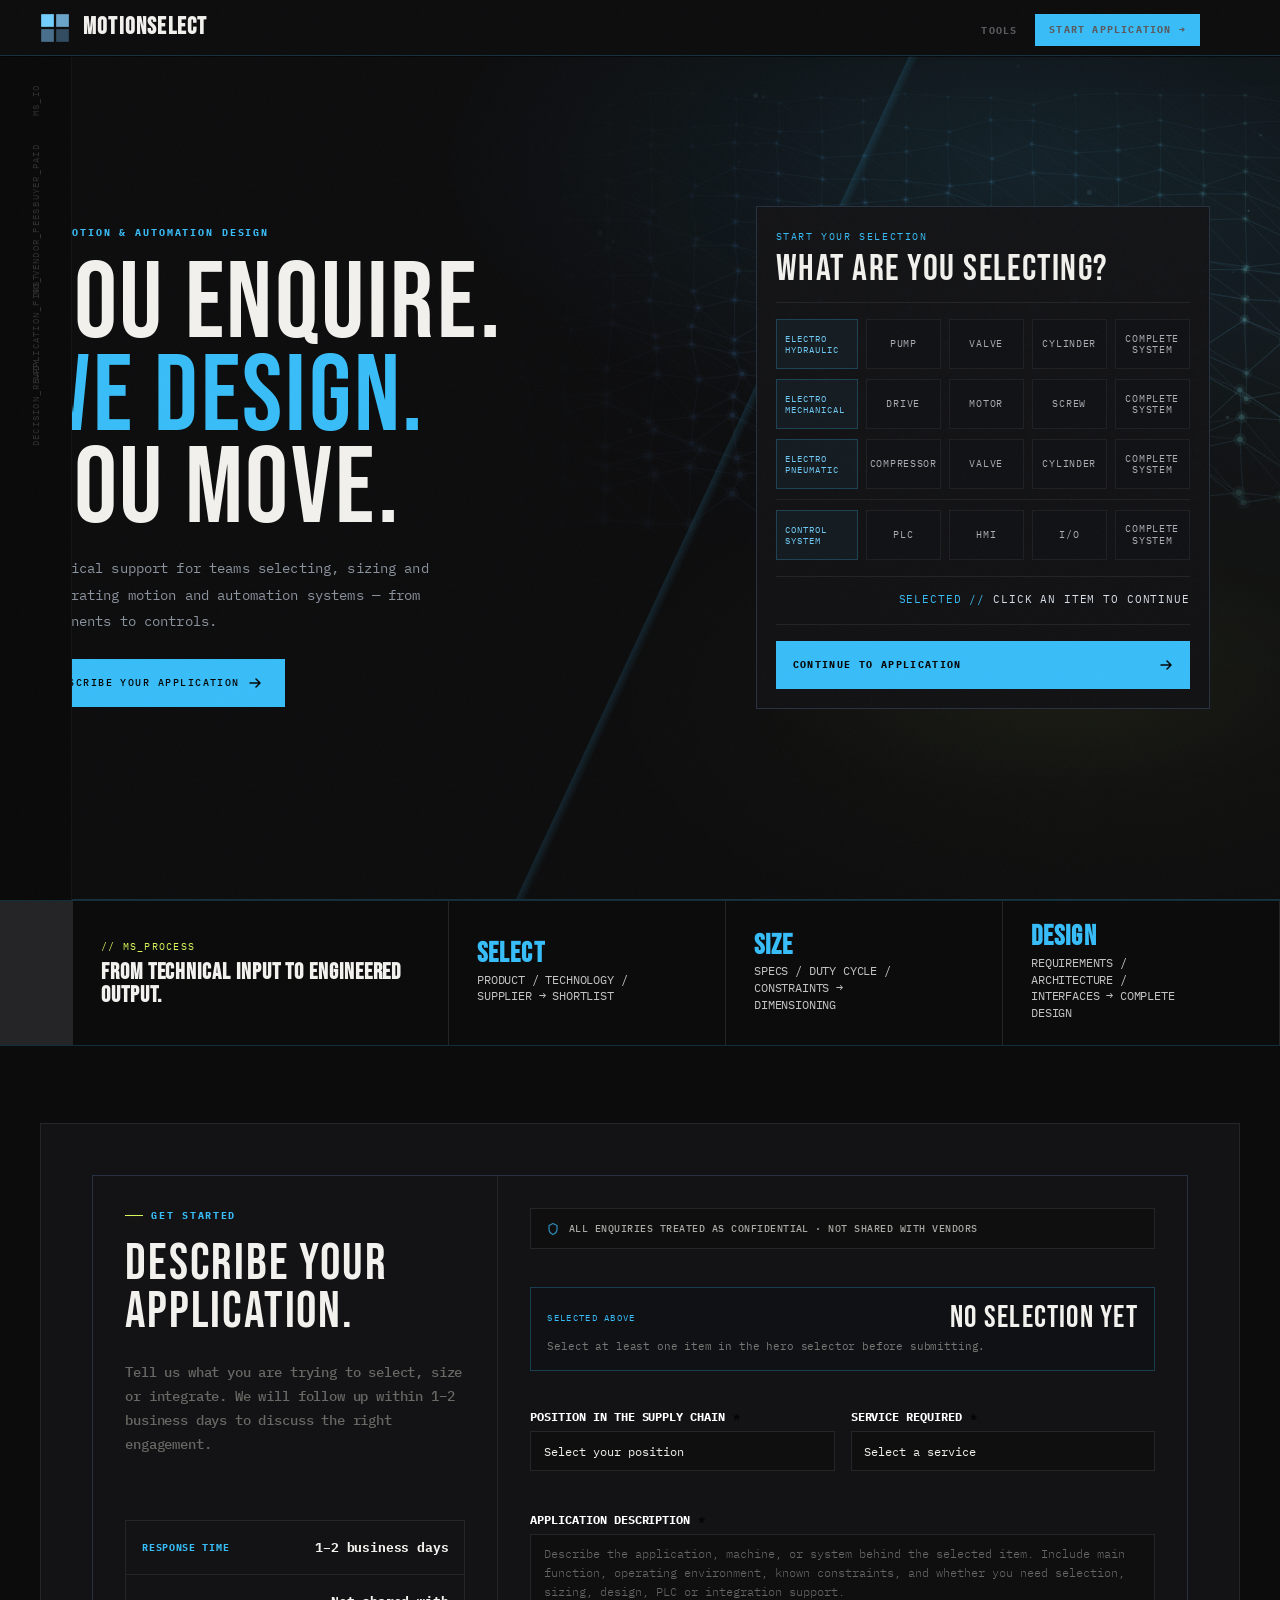
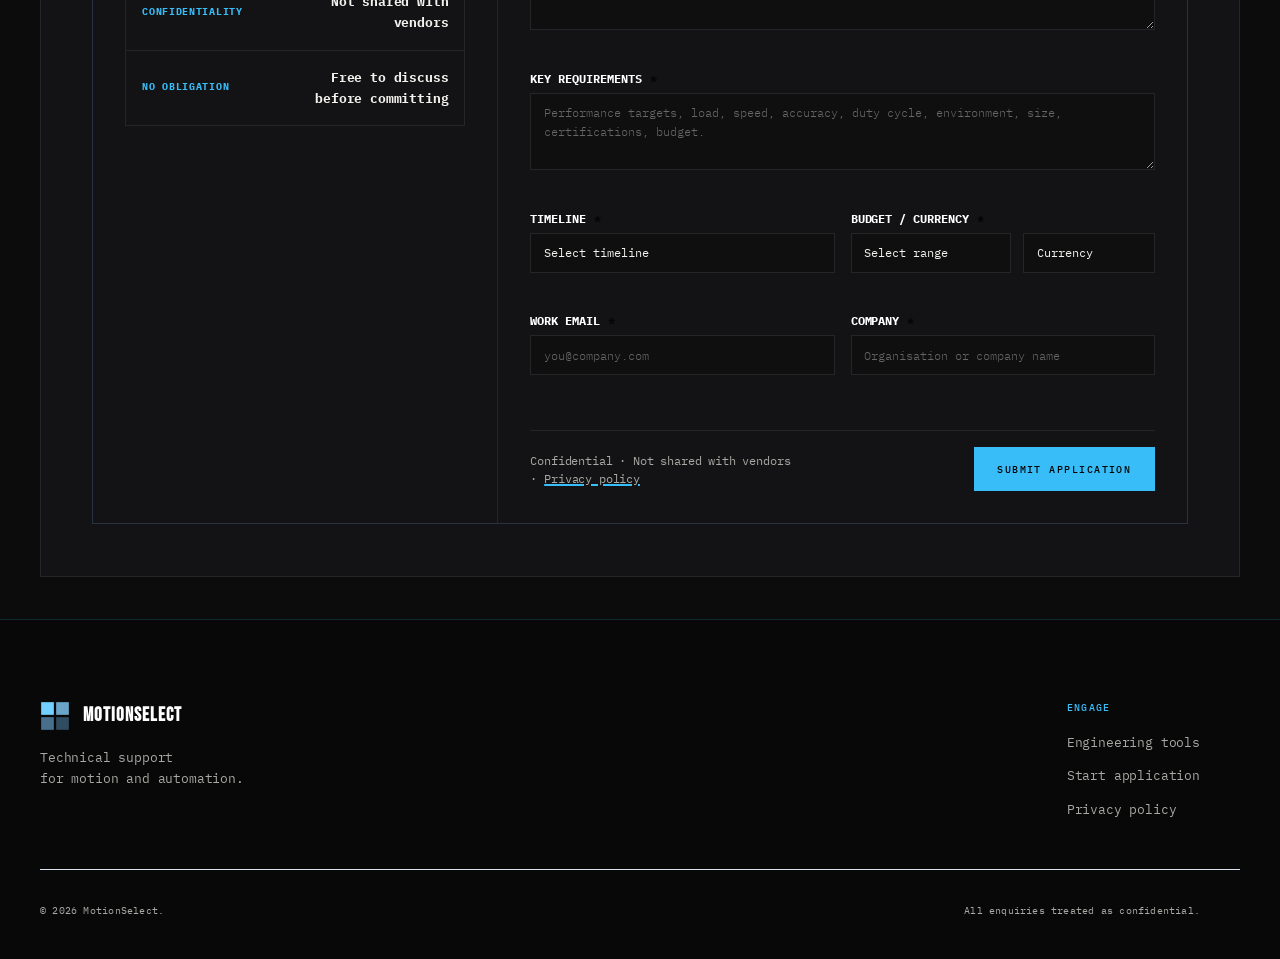
<file: index.html>
<!DOCTYPE html>
<html lang="en">
<head>
  <meta charset="UTF-8"/>
  <meta name="viewport" content="width=device-width, initial-scale=1.0"/>
  <link rel="icon" href="/favicon.ico" sizes="any">
<link rel="icon" type="image/svg+xml" href="/favicon.svg">
<link rel="icon" type="image/png" sizes="16x16" href="/favicon-16x16.png">
<link rel="icon" type="image/png" sizes="32x32" href="/favicon-32x32.png">
<link rel="icon" type="image/png" sizes="48x48" href="/favicon-48x48.png">
<link rel="apple-touch-icon" sizes="180x180" href="/apple-touch-icon.png">
<link rel="manifest" href="/site.webmanifest">
<title>MotionSelect — Motion & Automation Design Support</title>
  <meta name="description" content="Technical support for teams selecting, sizing and integrating motion and automation systems — from components to controls."/>
  <meta name="robots" content="index, follow"/>
  <link rel="canonical" href="https://motionselect.io/"/>
  <meta property="og:title" content="MotionSelect — Motion & Automation Design Support"/>
  <meta property="og:description" content="Technical support for teams selecting, sizing and integrating motion and automation systems — from components to controls."/>
  <meta property="og:type" content="website"/>
  <link rel="preconnect" href="https://fonts.googleapis.com"/>
  <link rel="preconnect" href="https://fonts.gstatic.com" crossorigin/>
  <link href="https://fonts.googleapis.com/css2?family=Inter:wght@300;400;500;600;700;800&family=IBM+Plex+Mono:wght@400;500;600;700&family=Space+Grotesk:wght@700;800&family=Bebas+Neue&family=Barlow+Condensed:wght@700;800;900&display=swap" rel="stylesheet"/>
  <link rel="stylesheet" href="styles.css"/>
  <style>
    :root{--ms-ink:#07111f;--ms-muted:#536176;--ms-line:#dbe6f5;--ms-soft:#f6f9fe;--ms-soft2:#eef5ff;--ms-blue:#2563eb;--ms-blue2:#60a5fa;--ms-dark:#06101f;--ms-panel:#ffffff;--ms-shadow:0 24px 70px rgba(22,42,80,.12),0 0 0 1px rgba(37,99,235,.08)}
    body{background:#fff;color:var(--ms-ink)}
    .nav-wrap,.nav-wrap.scrolled{background:rgba(255,255,255,.96)!important;border-bottom:1px solid rgba(8,16,30,.08)!important;backdrop-filter:none!important;-webkit-backdrop-filter:none!important}
    .brand-mark{color:var(--ms-blue)!important;background:transparent!important}
    .brand-name{color:var(--ms-ink)!important}
    .nav-burger span{background:var(--ms-ink)!important}
    .nav-links a{color:#3e4b5f!important}.nav-links a:hover{background:rgba(37,99,235,.07)!important;color:var(--ms-ink)!important}.nav-cta{color:#fff!important;background:var(--ms-blue)!important}
    .msx-hero{position:relative;overflow:hidden;padding:calc(60px + 5.6rem) 0 5.8rem;background:linear-gradient(180deg,#ffffff 0%,#f8fbff 42%,#eef5ff 100%);isolation:isolate}.msx-hero:before{content:"";position:absolute;inset:0;background:radial-gradient(900px 420px at 12% 8%,rgba(96,165,250,.20),transparent 62%),radial-gradient(700px 420px at 92% 12%,rgba(37,99,235,.14),transparent 58%),radial-gradient(460px 260px at 60% 76%,rgba(14,165,233,.08),transparent 70%),conic-gradient(from 210deg at 78% 24%,rgba(37,99,235,.16),rgba(96,165,250,0) 24%,rgba(255,255,255,0) 58%,rgba(37,99,235,.10) 78%,rgba(37,99,235,.16) 100%);opacity:.95;z-index:-2}.msx-hero:after{content:"";position:absolute;right:-140px;top:60px;width:760px;height:760px;border-radius:50%;background:radial-gradient(circle at center,rgba(255,255,255,0) 58%,rgba(37,99,235,.15) 59%,rgba(37,99,235,.04) 63%,rgba(255,255,255,0) 67%);transform:rotate(-16deg);filter:blur(.2px);z-index:-1}.msx-hero-grid{display:grid;grid-template-columns:minmax(0,1.02fr) minmax(360px,.8fr);gap:clamp(2.5rem,5vw,5.2rem);align-items:center}.msx-kicker{display:inline-flex;align-items:center;gap:.55rem;padding:.42rem .78rem;border:1px solid rgba(37,99,235,.18);border-radius:999px;background:#fff;box-shadow:0 8px 28px rgba(37,99,235,.06);font-family:var(--mono);font-size:.68rem;letter-spacing:.08em;text-transform:uppercase;color:var(--ms-blue);margin-bottom:1.35rem}.msx-kicker:before{content:"";width:6px;height:6px;border-radius:50%;background:var(--ms-blue2);box-shadow:0 0 0 4px rgba(96,165,250,.18)}.msx-h1{font-size:clamp(3rem,6vw,5.7rem);line-height:.94;letter-spacing:-.065em;font-weight:800;color:var(--ms-ink);max-width:9.6ch;margin:0 0 1.35rem}.msx-h1 span{display:block;background:linear-gradient(135deg,#1840b4 0%,#2563eb 46%,#60a5fa 100%);-webkit-background-clip:text;background-clip:text;-webkit-text-fill-color:transparent}.msx-sub{font-size:clamp(1rem,1.35vw,1.12rem);line-height:1.72;color:#344155;max-width:56ch;margin:0 0 1.85rem}.msx-actions{display:flex;flex-wrap:wrap;gap:.75rem;margin-bottom:1.8rem}.msx-proof{display:grid;grid-template-columns:repeat(3,1fr);max-width:650px;border:1px solid rgba(255,255,255,.65);border-radius:14px;overflow:hidden;background:rgba(255,255,255,.76);backdrop-filter:blur(10px);-webkit-backdrop-filter:blur(10px);box-shadow:0 16px 44px rgba(22,42,80,.07)}.msx-proof div{padding:.88rem 1rem;border-right:1px solid var(--ms-line)}.msx-proof div:last-child{border-right:0}.msx-proof strong{display:block;font-family:var(--mono);font-size:.66rem;letter-spacing:.07em;text-transform:uppercase;color:var(--ms-blue);margin-bottom:.16rem}.msx-proof span{display:block;font-size:.78rem;color:var(--ms-muted);line-height:1.45}
    .selector-board{position:relative;background:linear-gradient(180deg,#fff,#f9fbff);border:1px solid rgba(37,99,235,.14);border-radius:26px;box-shadow:var(--ms-shadow);padding:1.05rem;overflow:hidden}.selector-board:before{content:"";position:absolute;inset:0;background:radial-gradient(circle at 84% 5%,rgba(37,99,235,.14),transparent 34%);pointer-events:none}.board-top{position:relative;display:flex;justify-content:space-between;align-items:center;padding:.75rem .8rem 1rem;border-bottom:1px solid var(--ms-line);gap:1rem}.board-title{font-weight:700;letter-spacing:-.03em;color:var(--ms-ink)}.board-tag{font-family:var(--mono);font-size:.62rem;text-transform:uppercase;letter-spacing:.07em;color:var(--ms-blue);background:#eef5ff;border:1px solid #cfe0ff;border-radius:999px;padding:.32rem .55rem;white-space:nowrap}.board-stage{position:relative;padding:1rem .75rem;border-bottom:1px solid var(--ms-line)}.stage-label{font-family:var(--mono);font-size:.62rem;letter-spacing:.08em;text-transform:uppercase;color:#8190a6;margin-bottom:.7rem}.constraint-grid{display:grid;grid-template-columns:1fr 1fr;gap:.62rem}.constraint{background:#fff;border:1px solid #e2ebf8;border-radius:14px;padding:.78rem;box-shadow:0 8px 24px rgba(22,42,80,.045)}.constraint b{display:block;font-size:.8rem;letter-spacing:-.01em;color:var(--ms-ink);margin-bottom:.38rem}.meter{height:5px;border-radius:999px;background:#edf3fb;overflow:hidden}.meter i{display:block;height:100%;border-radius:999px;background:linear-gradient(90deg,#2563eb,#60a5fa)}.route-map{position:relative;display:grid;grid-template-columns:1fr 36px 1fr 36px 1fr;align-items:center;gap:.3rem;margin-top:.95rem}.route-card{min-height:70px;border-radius:14px;border:1px solid #dfe9f8;background:linear-gradient(180deg,#fff,#f7faff);padding:.65rem}.route-card small{display:block;font-family:var(--mono);font-size:.58rem;color:#8190a6;letter-spacing:.06em;text-transform:uppercase}.route-card span{display:block;font-size:.78rem;font-weight:600;line-height:1.25;color:var(--ms-ink);margin-top:.25rem}.route-arrow{height:1px;background:#b9cdf0;position:relative}.route-arrow:after{content:"";position:absolute;right:-1px;top:-4px;border-left:7px solid #b9cdf0;border-top:4px solid transparent;border-bottom:4px solid transparent}.shortlist{position:relative;display:flex;flex-direction:column;gap:.55rem;padding:1rem .75rem .75rem}.option{display:grid;grid-template-columns:34px 1fr auto;gap:.7rem;align-items:center;background:#fff;border:1px solid #dfe9f8;border-radius:14px;padding:.65rem .75rem;box-shadow:0 8px 24px rgba(22,42,80,.04)}.opt-num{width:34px;height:34px;border-radius:10px;display:flex;align-items:center;justify-content:center;background:#eef5ff;color:var(--ms-blue);font-family:var(--mono);font-size:.7rem;font-weight:600}.opt-main b{display:block;font-size:.82rem}.opt-main span{font-size:.72rem;color:var(--ms-muted)}.fit{font-family:var(--mono);font-size:.6rem;color:#15803d;background:#f0fdf4;border:1px solid #bbf7d0;border-radius:999px;padding:.24rem .45rem}.msx-strip{background:#07111f;color:#edf2ff;padding:1.15rem 0}.strip-grid{display:grid;grid-template-columns:1.2fr repeat(3,1fr);gap:1px;background:rgba(255,255,255,.08);border:1px solid rgba(255,255,255,.08);border-radius:16px;overflow:hidden}.strip-item{background:#07111f;padding:1rem 1.15rem}.strip-item strong{display:block;font-size:.82rem;letter-spacing:-.01em}.strip-item span{display:block;font-size:.76rem;color:rgba(237,242,255,.56);line-height:1.5;margin-top:.15rem}.strip-lead span{font-family:var(--mono);font-size:.65rem;letter-spacing:.08em;text-transform:uppercase;color:#93c5fd;margin-top:0}.msx-comparison{background:#fff}.comparison-grid{display:grid;grid-template-columns:1fr 1fr;gap:1rem}.compare-card{border:1px solid var(--ms-line);border-radius:18px;background:#fff;padding:1.35rem;box-shadow:var(--sh1)}.compare-card.bad{background:#fbfdff}.compare-card.good{border-color:rgba(37,99,235,.24);box-shadow:0 16px 44px rgba(37,99,235,.1)}.compare-card h3{font-size:1.02rem;letter-spacing:-.02em;margin-bottom:1rem}.compare-list{display:flex;flex-direction:column;gap:.75rem}.compare-list li{display:grid;grid-template-columns:22px 1fr;gap:.65rem;font-size:.9rem;color:var(--ms-muted);line-height:1.6}.mark{width:22px;height:22px;border-radius:50%;display:flex;align-items:center;justify-content:center;font-family:var(--mono);font-size:.7rem}.bad .mark{background:#fff1f2;color:#be123c}.good .mark{background:#eff6ff;color:var(--ms-blue)}.section-sub strong{color:var(--ms-ink)}details.faq-item{display:block}.faq-q{list-style:none}.faq-q::-webkit-details-marker{display:none}.faq-item[open] .faq-chevron{transform:rotate(180deg);color:var(--blue)}.faq-item[open] .faq-a{max-height:240px}.faq-item[open] .faq-q{background:var(--off)}
    @media(max-width:1024px){.msx-hero-grid{grid-template-columns:1fr}.selector-board{max-width:720px}.msx-h1{max-width:12ch}.strip-grid{grid-template-columns:1fr 1fr}.comparison-grid{grid-template-columns:1fr}}
    @media(max-width:600px){.msx-hero{padding:calc(60px + 3.6rem) 0 3.4rem}.msx-h1{font-size:clamp(2.65rem,14vw,4rem)}.msx-proof{grid-template-columns:1fr}.msx-proof div{border-right:0;border-bottom:1px solid var(--ms-line)}.msx-proof div:last-child{border-bottom:0}.constraint-grid,.strip-grid{grid-template-columns:1fr}.route-map{grid-template-columns:1fr;gap:.5rem}.route-arrow{height:22px;width:1px;margin:0 auto}.route-arrow:after{right:-4px;top:auto;bottom:-1px;border-left:4px solid transparent;border-right:4px solid transparent;border-top:7px solid #b9cdf0;border-bottom:0}.option{grid-template-columns:34px 1fr}.fit{grid-column:2;justify-self:start}.selector-board{border-radius:20px;padding:.75rem}.board-top{align-items:flex-start;flex-direction:column}.fg-row{grid-template-columns:1fr!important}}
  

    /* Clean light version — no black blocks, shorter hero, calmer visual */
    :root{--ms-ink:#07111f;--ms-muted:#536176;--ms-line:#dbe6f5;--ms-blue:#2563eb;--ms-blue2:#60a5fa;--ms-shadow:0 18px 52px rgba(22,42,80,.10),0 0 0 1px rgba(37,99,235,.08)}
    .msx-hero{padding:calc(60px + 3.6rem) 0 4rem!important;background:linear-gradient(180deg,#ffffff 0%,#f7fbff 100%)!important}
    .msx-hero:before{background:radial-gradient(820px 360px at 72% 16%,rgba(96,165,250,.16),transparent 66%),radial-gradient(620px 320px at 6% 12%,rgba(37,99,235,.08),transparent 66%)!important;opacity:1!important}
    .msx-hero:after{display:none!important}
    .msx-hero-grid{grid-template-columns:minmax(0,1.03fr) minmax(320px,.72fr)!important;gap:clamp(2rem,4vw,4rem)!important}
    .msx-kicker{margin-bottom:1rem!important;box-shadow:none!important;background:#f8fbff!important}
    .msx-h1{font-size:clamp(2.7rem,5.2vw,4.85rem)!important;max-width:10.8ch!important;margin-bottom:1.05rem!important;letter-spacing:-.06em!important}
    .msx-sub{max-width:48ch!important;margin-bottom:1.35rem!important;line-height:1.62!important}
    .msx-actions{margin-bottom:1.25rem!important}
    .msx-proof{grid-template-columns:repeat(3,1fr)!important;max-width:610px!important;background:#fff!important;backdrop-filter:none!important;-webkit-backdrop-filter:none!important;box-shadow:0 10px 30px rgba(22,42,80,.055)!important;border-color:#e3ecf8!important}
    .msx-proof div{padding:.72rem .85rem!important}
    .msx-proof span{font-size:.74rem!important}
    .selector-board.msx-clean-card{padding:1.15rem!important;border-radius:22px!important;background:#fff!important;box-shadow:var(--ms-shadow)!important;min-height:auto!important}
    .selector-board.msx-clean-card:before{display:none!important}
    .clean-flow-head{display:flex;justify-content:space-between;gap:1rem;align-items:flex-start;padding:.2rem .25rem 1rem;border-bottom:1px solid var(--ms-line)}
    .clean-flow-head span{font-family:var(--mono);font-size:.62rem;letter-spacing:.08em;text-transform:uppercase;color:var(--ms-blue)}
    .clean-flow-head strong{font-size:.95rem;line-height:1.25;letter-spacing:-.025em;color:var(--ms-ink);text-align:right}
    .clean-flow{display:flex;flex-direction:column;gap:.65rem;padding-top:1rem}
    .clean-node{position:relative;border:1px solid #e2ebf8;border-radius:15px;background:linear-gradient(180deg,#fff,#f8fbff);padding:.85rem .95rem}
    .clean-node small{display:block;font-family:var(--mono);font-size:.58rem;letter-spacing:.08em;color:var(--ms-blue);margin-bottom:.24rem}
    .clean-node b{display:block;font-size:.88rem;letter-spacing:-.015em;color:var(--ms-ink);margin-bottom:.16rem}
    .clean-node span{display:block;font-size:.76rem;line-height:1.45;color:var(--ms-muted)}
    .clean-node-final{border-color:rgba(37,99,235,.22);box-shadow:0 8px 22px rgba(37,99,235,.08)}
    .msx-light-section,.cases-section,.request-section,.site-footer{background:#fff!important;color:var(--ms-ink)!important;border-top:1px solid #edf2f8!important}
    .cases-grid{background:#dce8fa!important;border-color:#dce8fa!important}
    .case-card{background:#fff!important;color:var(--ms-ink)!important}
    .case-card:hover{background:#f9fbff!important}
    .case-title,.dark-h2{color:var(--ms-ink)!important}
    .case-body,.request-sub{color:var(--ms-muted)!important}
    .case-idx{color:rgba(37,99,235,.48)!important}
    .request-facts{background:#fff!important;border-color:var(--ms-line)!important}
    .rfact{border-bottom-color:#edf2f8!important}.rfact-label{color:#8190a6!important}.rfact-val{color:var(--ms-ink)!important}
    .request-right{box-shadow:0 18px 52px rgba(22,42,80,.10)!important}
    .footer-brand-link .brand-mark{color:var(--ms-blue)!important}.footer-brand-link .brand-name{color:var(--ms-ink)!important}
    .footer-tag,.fnav-col a,.footer-base p{color:var(--ms-muted)!important}.fnav-head{color:#9aa8ba!important}
    @media(max-width:1024px){.msx-hero-grid{grid-template-columns:1fr!important}.selector-board.msx-clean-card{max-width:560px!important}.msx-h1{max-width:11ch!important}}
    @media(max-width:600px){.msx-hero{padding:calc(60px + 2.6rem) 0 3rem!important}.msx-proof{grid-template-columns:1fr!important}.msx-proof div{border-right:0!important;border-bottom:1px solid var(--ms-line)!important}.msx-proof div:last-child{border-bottom:0!important}.clean-flow-head{flex-direction:column}.clean-flow-head strong{text-align:left}.selector-board.msx-clean-card{border-radius:18px!important}}


    /* MotionSelect palette pass — technical light + signal accents */
    :root{
      --ms-white:#ffffff;
      --ms-ice:#F6F9FF;
      --ms-ice-2:#EEF5FF;
      --ms-aluminium:#F3F6FA;
      --ms-line:#D8E6F7;
      --ms-ink:#07111F;
      --ms-muted:#536176;
      --ms-blue:#2563EB;
      --ms-blue-dark:#1D4ED8;
      --ms-cyan:#38BDF8;
      --ms-signal:#C8F230;
      --ms-signal-soft:#F3FFD0;
      --ms-shadow:0 18px 52px rgba(22,42,80,.10),0 0 0 1px rgba(37,99,235,.08);
    }

    body{background:var(--ms-white)!important;color:var(--ms-ink)!important}

    .nav-wrap,.nav-wrap.scrolled{
      background:rgba(255,255,255,.97)!important;
      border-bottom:1px solid rgba(7,17,31,.08)!important;
      box-shadow:0 8px 24px rgba(22,42,80,.035)!important;
    }
    .brand-mark{color:var(--ms-blue)!important}
    .brand-name{color:var(--ms-ink)!important}
    .nav-cta{background:var(--ms-blue)!important;border-color:var(--ms-blue-dark)!important;color:#fff!important}

    .msx-hero{
      padding:calc(60px + 3.4rem) 0 3.8rem!important;
      background:
        radial-gradient(760px 340px at 74% 10%,rgba(56,189,248,.15),transparent 66%),
        radial-gradient(620px 320px at 6% 14%,rgba(37,99,235,.09),transparent 68%),
        linear-gradient(180deg,var(--ms-white) 0%,var(--ms-ice) 100%)!important;
    }
    .msx-hero:before{
      background:
        linear-gradient(115deg,transparent 0%,transparent 54%,rgba(200,242,48,.16) 54.2%,transparent 55.4%),
        radial-gradient(360px 180px at 88% 72%,rgba(200,242,48,.10),transparent 70%)!important;
      opacity:1!important;
    }
    .msx-hero:after{display:none!important}
    .msx-kicker{
      background:var(--ms-white)!important;
      color:var(--ms-blue)!important;
      border-color:rgba(37,99,235,.16)!important;
      box-shadow:0 8px 24px rgba(37,99,235,.055)!important;
    }
    .msx-kicker:before{background:var(--ms-signal)!important;box-shadow:0 0 0 4px rgba(200,242,48,.22)!important}
    .msx-h1 span{
      background:linear-gradient(135deg,var(--ms-blue-dark) 0%,var(--ms-blue) 52%,var(--ms-cyan) 100%)!important;
      -webkit-background-clip:text!important;background-clip:text!important;-webkit-text-fill-color:transparent!important;
    }
    .btn-primary{background:var(--ms-blue)!important;border-color:var(--ms-blue-dark)!important;color:#fff!important}
    .btn-primary:hover{background:var(--ms-blue-dark)!important}
    .btn-ghost-dark{background:var(--ms-white)!important;color:var(--ms-ink)!important;border-color:var(--ms-line)!important;box-shadow:0 8px 20px rgba(22,42,80,.05)!important}

    .msx-proof{
      border-color:var(--ms-line)!important;
      box-shadow:0 12px 34px rgba(22,42,80,.06)!important;
    }
    .msx-proof strong{color:var(--ms-blue)!important}
    .msx-proof div:first-child strong::after,
    .msx-proof div:nth-child(2) strong::after,
    .msx-proof div:nth-child(3) strong::after{
      content:"";display:inline-block;width:6px;height:6px;margin-left:.4rem;border-radius:50%;background:var(--ms-signal);vertical-align:middle;
    }

    .selector-board.msx-clean-card{
      border-color:rgba(37,99,235,.14)!important;
      background:linear-gradient(180deg,var(--ms-white) 0%,#FBFDFF 100%)!important;
      box-shadow:var(--ms-shadow)!important;
    }
    .clean-flow-head span,.clean-node small{color:var(--ms-blue)!important}
    .clean-node{
      background:linear-gradient(180deg,var(--ms-white),var(--ms-ice))!important;
      border-color:#E0EAF8!important;
    }
    .clean-node-final{
      border-color:rgba(200,242,48,.65)!important;
      box-shadow:0 10px 24px rgba(200,242,48,.16)!important;
      background:linear-gradient(180deg,var(--ms-white),var(--ms-signal-soft))!important;
    }
    .clean-node-final small{color:#6D8E00!important}

    .msx-comparison{background:var(--ms-white)!important}
    .services-section{background:var(--ms-ice)!important;border-top:1px solid #E3ECF8!important;border-bottom:1px solid #E3ECF8!important}
    .process-section{background:var(--ms-white)!important}
    .cases-section.msx-light-section{
      background:
        radial-gradient(720px 260px at 82% 0%,rgba(200,242,48,.13),transparent 70%),
        linear-gradient(180deg,var(--ms-ice-2) 0%,var(--ms-ice) 100%)!important;
      border-top:1px solid #DDE9F8!important;
    }
    .principles-section{background:var(--ms-white)!important}
    .faq-section{background:var(--ms-ice)!important;border-top:1px solid #E3ECF8!important;border-bottom:1px solid #E3ECF8!important}
    .request-section.msx-light-section{
      background:
        radial-gradient(680px 260px at 14% 0%,rgba(56,189,248,.13),transparent 70%),
        linear-gradient(180deg,var(--ms-white) 0%,var(--ms-ice) 100%)!important;
      border-top:1px solid #DDE9F8!important;
    }
    .site-footer{background:var(--ms-white)!important;border-top:1px solid #E3ECF8!important}

    .compare-card.good{border-color:rgba(37,99,235,.22)!important;box-shadow:0 14px 38px rgba(37,99,235,.085)!important}
    .good .mark{background:var(--ms-signal-soft)!important;color:#5B7F00!important}
    .bad .mark{background:#F3F6FA!important;color:#64748B!important}

    .svc-card--featured{border-color:rgba(200,242,48,.70)!important;box-shadow:0 18px 42px rgba(200,242,48,.13),0 0 0 1px rgba(37,99,235,.06)!important}
    .svc-card--featured::before{background:linear-gradient(90deg,var(--ms-signal),var(--ms-cyan))!important}
    .svc-type--blue{color:var(--ms-blue)!important;background:var(--ms-ice-2)!important;border-color:#CFE0FF!important}

    .pstep-dot--last .pdot-inner{background:var(--ms-signal)!important}
    .pstep:hover .pstep-dot{box-shadow:0 0 0 5px var(--ms-signal-soft),var(--sh1)!important;border-color:rgba(200,242,48,.75)!important}
    .pstep-note{color:var(--ms-blue)!important}

    .cases-grid{background:#D8E6F7!important;border-color:#D8E6F7!important}
    .case-card{background:rgba(255,255,255,.86)!important}
    .case-card:hover{background:#FFFFFF!important}
    .case-card::after{background:linear-gradient(180deg,var(--ms-signal),transparent)!important}
    .case-idx{color:rgba(37,99,235,.52)!important}

    .principle:hover{background:var(--ms-ice)!important}
    .p-num{color:var(--ms-blue)!important}

    .request-facts{border-color:var(--ms-line)!important}
    .request-right{box-shadow:var(--ms-shadow)!important}
    .form-head-note{background:var(--ms-ice)!important;border-color:#E3ECF8!important}
    .form-head-note svg{color:var(--ms-blue)!important}

    ::selection{background:var(--ms-signal-soft)!important;color:var(--ms-ink)!important}


    /* Animated Selection Mesh — open field with soft fade, no hard rectangle */
    .msx-hero{isolation:isolate!important}
    .msx-hero-grid{position:relative;z-index:3}
    .msx-signal-field{
      position:absolute;
      right:max(-260px,calc((100vw - var(--mw))/2 - 300px));
      top:calc(60px + .6rem);
      width:min(1180px,76vw);
      height:640px;
      z-index:1;
      pointer-events:none;
      overflow:hidden;
      opacity:.88;
      background:transparent!important;
      border-radius:0!important;
      box-shadow:none!important;
      mask-image:
        linear-gradient(90deg, transparent 0%, rgba(0,0,0,.06) 9%, rgba(0,0,0,.44) 20%, rgba(0,0,0,1) 34%, rgba(0,0,0,1) 78%, rgba(0,0,0,.28) 92%, transparent 100%),
        linear-gradient(180deg, transparent 0%, rgba(0,0,0,.25) 10%, rgba(0,0,0,1) 24%, rgba(0,0,0,1) 76%, rgba(0,0,0,.36) 91%, transparent 100%);
      -webkit-mask-image:
        linear-gradient(90deg, transparent 0%, rgba(0,0,0,.06) 9%, rgba(0,0,0,.44) 20%, rgba(0,0,0,1) 34%, rgba(0,0,0,1) 78%, rgba(0,0,0,.28) 92%, transparent 100%),
        linear-gradient(180deg, transparent 0%, rgba(0,0,0,.25) 10%, rgba(0,0,0,1) 24%, rgba(0,0,0,1) 76%, rgba(0,0,0,.36) 91%, transparent 100%);
      mask-composite:intersect;
      -webkit-mask-composite:source-in;
    }
    .msx-signal-field::before{
      content:"";
      position:absolute;
      inset:0;
      background:
        radial-gradient(70% 55% at 72% 72%, rgba(56,189,248,.14) 0%, rgba(56,189,248,0) 62%),
        radial-gradient(60% 52% at 86% 82%, rgba(200,242,48,.13) 0%, rgba(200,242,48,0) 66%),
        linear-gradient(180deg, rgba(255,255,255,.28) 0%, rgba(255,255,255,.04) 30%, rgba(7,17,31,.035) 78%, rgba(255,255,255,0) 100%);
      mix-blend-mode:multiply;
      pointer-events:none;
      z-index:2;
    }
    .msx-mesh-canvas{
      display:block;
      width:100%;
      height:100%;
      position:relative;
      z-index:1;
    }
    @media (prefers-reduced-motion: reduce){
      .msx-signal-field{opacity:.70}
    }
    @media(max-width:1024px){
      .msx-signal-field{right:-260px;top:42%;width:120vw;height:500px;opacity:.52}
    }
    @media(max-width:600px){
      .msx-signal-field{display:none}
    }

    /* Full white background test — final visual trial */
    html, body{background:#ffffff!important;}
    .msx-hero,
    .msx-comparison,
    .services-section,
    .process-section,
    .cases-section,
    .cases-section.msx-light-section,
    .principles-section,
    .faq-section,
    .request-section,
    .request-section.msx-light-section,
    .site-footer{
      background:#ffffff!important;
      color:var(--ms-ink)!important;
    }
    .msx-hero{
      background:#ffffff!important;
    }
    .msx-hero:before{
      background:
        radial-gradient(760px 340px at 74% 10%,rgba(56,189,248,.10),transparent 66%),
        radial-gradient(620px 320px at 6% 14%,rgba(37,99,235,.055),transparent 68%),
        linear-gradient(115deg,transparent 0%,transparent 54%,rgba(200,242,48,.10) 54.2%,transparent 55.4%)!important;
      opacity:1!important;
    }
    .services-section,
    .faq-section{
      border-top:1px solid #edf2f8!important;
      border-bottom:1px solid #edf2f8!important;
    }
    .cases-section.msx-light-section,
    .request-section.msx-light-section{
      border-top:1px solid #edf2f8!important;
    }
    .cases-grid{
      background:#edf2f8!important;
      border-color:#edf2f8!important;
    }
    .case-card{
      background:#ffffff!important;
    }
    .case-card:hover,
    .principle:hover{
      background:#fbfdff!important;
    }
    .form-head-note,
    .svc-type--blue,
    .board-tag,
    .clean-node{
      background:#ffffff!important;
    }
    .clean-node{
      background:linear-gradient(180deg,#ffffff,#ffffff)!important;
    }
    .clean-node-final{
      background:linear-gradient(180deg,#ffffff,#fbffe9)!important;
    }
    .selector-board.msx-clean-card,
    .compare-card,
    .svc-card,
    .request-right,
    .request-facts{
      background:#ffffff!important;
    }
    .msx-proof{
      background:#ffffff!important;
    }


    /* Mesh lift + atmospheric fade — removes modular/block ending */
    .msx-signal-field{
      top:calc(60px - 2.4rem)!important;
      height:760px!important;
      width:min(1320px,84vw)!important;
      right:max(-320px,calc((100vw - var(--mw))/2 - 380px))!important;
      opacity:.82!important;
      overflow:visible!important;
      mask-image:
        linear-gradient(90deg, transparent 0%, rgba(0,0,0,.04) 7%, rgba(0,0,0,.38) 18%, rgba(0,0,0,.96) 31%, rgba(0,0,0,1) 72%, rgba(0,0,0,.34) 89%, transparent 100%),
        linear-gradient(180deg, transparent 0%, rgba(0,0,0,.18) 7%, rgba(0,0,0,.86) 18%, rgba(0,0,0,1) 58%, rgba(0,0,0,.52) 76%, rgba(0,0,0,.16) 90%, transparent 100%)!important;
      -webkit-mask-image:
        linear-gradient(90deg, transparent 0%, rgba(0,0,0,.04) 7%, rgba(0,0,0,.38) 18%, rgba(0,0,0,.96) 31%, rgba(0,0,0,1) 72%, rgba(0,0,0,.34) 89%, transparent 100%),
        linear-gradient(180deg, transparent 0%, rgba(0,0,0,.18) 7%, rgba(0,0,0,.86) 18%, rgba(0,0,0,1) 58%, rgba(0,0,0,.52) 76%, rgba(0,0,0,.16) 90%, transparent 100%)!important;
    }
    .msx-signal-field::before{
      background:
        radial-gradient(70% 52% at 72% 64%, rgba(56,189,248,.12) 0%, rgba(56,189,248,0) 68%),
        radial-gradient(58% 50% at 86% 70%, rgba(200,242,48,.10) 0%, rgba(200,242,48,0) 70%),
        linear-gradient(180deg, rgba(255,255,255,.38) 0%, rgba(255,255,255,.08) 22%, rgba(7,17,31,.025) 58%, rgba(255,255,255,0) 100%)!important;
    }
    @media(max-width:1024px){
      .msx-signal-field{top:22%!important;right:-320px!important;width:130vw!important;height:620px!important;opacity:.46!important}
    }

    /* Final mesh raise — high atmospheric field, no visible bottom cut */
    .msx-hero{overflow:hidden!important;}
    .msx-signal-field{
      top:calc(60px - 5.8rem)!important;
      height:940px!important;
      width:min(1420px,90vw)!important;
      right:max(-360px,calc((100vw - var(--mw))/2 - 430px))!important;
      opacity:.78!important;
      overflow:visible!important;
      mask-image:
        linear-gradient(90deg, transparent 0%, rgba(0,0,0,.03) 7%, rgba(0,0,0,.34) 18%, rgba(0,0,0,.95) 31%, rgba(0,0,0,1) 70%, rgba(0,0,0,.30) 88%, transparent 100%),
        linear-gradient(180deg, transparent 0%, rgba(0,0,0,.10) 5%, rgba(0,0,0,.78) 13%, rgba(0,0,0,1) 37%, rgba(0,0,0,.46) 55%, rgba(0,0,0,.16) 66%, transparent 78%, transparent 100%)!important;
      -webkit-mask-image:
        linear-gradient(90deg, transparent 0%, rgba(0,0,0,.03) 7%, rgba(0,0,0,.34) 18%, rgba(0,0,0,.95) 31%, rgba(0,0,0,1) 70%, rgba(0,0,0,.30) 88%, transparent 100%),
        linear-gradient(180deg, transparent 0%, rgba(0,0,0,.10) 5%, rgba(0,0,0,.78) 13%, rgba(0,0,0,1) 37%, rgba(0,0,0,.46) 55%, rgba(0,0,0,.16) 66%, transparent 78%, transparent 100%)!important;
    }
    .msx-signal-field::before{
      background:
        radial-gradient(70% 48% at 72% 46%, rgba(56,189,248,.115) 0%, rgba(56,189,248,0) 70%),
        radial-gradient(58% 44% at 88% 52%, rgba(200,242,48,.095) 0%, rgba(200,242,48,0) 72%),
        linear-gradient(180deg, rgba(255,255,255,.45) 0%, rgba(255,255,255,.12) 18%, rgba(7,17,31,.020) 46%, rgba(255,255,255,0) 72%)!important;
    }
    @media(max-width:1024px){.msx-signal-field{top:10%!important;right:-360px!important;width:140vw!important;height:760px!important;opacity:.42!important}}

  

    /* Soft module distinction test — atmospheric separation, no hard blocks */
    .section{
      position:relative;
      overflow:hidden;
      padding-top:clamp(4.8rem,7vw,6.4rem)!important;
      padding-bottom:clamp(4.8rem,7vw,6.4rem)!important;
      background:#fff!important;
      border-top:0!important;
      border-bottom:0!important;
      isolation:isolate;
    }
    .section > .container{position:relative;z-index:2}
    .section::before,
    .section::after{
      content:"";
      position:absolute;
      inset:auto 0 auto 0;
      pointer-events:none;
      z-index:0;
    }
    .msx-comparison::before{
      top:0;
      height:180px;
      background:
        radial-gradient(620px 180px at 16% 0%, rgba(37,99,235,.055), transparent 70%),
        linear-gradient(180deg, rgba(248,251,255,.88) 0%, rgba(255,255,255,0) 100%);
    }
    .services-section::before{
      top:0;
      height:220px;
      background:
        radial-gradient(560px 200px at 50% 8%, rgba(37,99,235,.06), transparent 72%),
        radial-gradient(360px 160px at 52% 12%, rgba(200,242,48,.08), transparent 74%);
    }
    .process-section::before{
      inset:0;
      background:
        linear-gradient(135deg, rgba(37,99,235,.035) 0, rgba(37,99,235,.035) 1px, transparent 1px, transparent 48px),
        radial-gradient(680px 180px at 84% 0%, rgba(56,189,248,.05), transparent 74%);
      opacity:.34;
      mask-image:linear-gradient(180deg, transparent 0%, rgba(0,0,0,.9) 18%, rgba(0,0,0,.9) 82%, transparent 100%);
      -webkit-mask-image:linear-gradient(180deg, transparent 0%, rgba(0,0,0,.9) 18%, rgba(0,0,0,.9) 82%, transparent 100%);
    }
    .cases-section::before{
      top:0;
      height:220px;
      background:
        radial-gradient(640px 200px at 84% 0%, rgba(200,242,48,.08), transparent 72%),
        linear-gradient(180deg, rgba(246,249,255,.55) 0%, rgba(255,255,255,0) 100%);
    }
    .principles-section::before{
      top:0;
      height:180px;
      background:radial-gradient(520px 170px at 18% 0%, rgba(37,99,235,.04), transparent 74%);
    }
    .faq-section::before{
      top:0;
      height:220px;
      background:
        radial-gradient(560px 190px at 82% 0%, rgba(56,189,248,.06), transparent 70%),
        linear-gradient(180deg, rgba(246,249,255,.5) 0%, rgba(255,255,255,0) 100%);
    }
    .request-section::before{
      inset:0;
      background:
        radial-gradient(460px 220px at 72% 52%, rgba(37,99,235,.065), transparent 72%),
        radial-gradient(320px 180px at 74% 48%, rgba(200,242,48,.08), transparent 74%),
        radial-gradient(520px 200px at 14% 0%, rgba(56,189,248,.045), transparent 78%);
    }

    /* Soft transitions between sections */
    .section + .section::after{
      top:-80px;
      height:160px;
      background:linear-gradient(180deg, rgba(255,255,255,0) 0%, rgba(246,249,255,.58) 48%, rgba(255,255,255,0) 100%);
      opacity:.9;
    }

    /* Card depth hierarchy */
    .compare-card,
    .svc-card,
    .case-card,
    .request-right,
    .request-facts,
    .selector-board.msx-clean-card,
    .faq-item,
    .principle{
      box-shadow:0 16px 38px rgba(22,42,80,.055), 0 0 0 1px rgba(37,99,235,.055)!important;
      border-color:rgba(216,230,247,.92)!important;
      background:#fff!important;
    }
    .svc-card--featured,
    .request-right,
    .selector-board.msx-clean-card{
      box-shadow:0 20px 50px rgba(22,42,80,.08), 0 0 0 1px rgba(37,99,235,.08)!important;
    }
    .compare-card.good{
      box-shadow:0 18px 44px rgba(37,99,235,.085), 0 0 0 1px rgba(37,99,235,.10)!important;
    }

    /* Services: spotlight the center card without coloring the whole section */
    .services-grid{position:relative;z-index:2}
    .svc-card--featured{position:relative;overflow:visible!important}
    .svc-card--featured::after{
      content:"";
      position:absolute;
      inset:-22px -26px -18px -26px;
      background:
        radial-gradient(52% 46% at 50% 16%, rgba(37,99,235,.10), transparent 72%),
        radial-gradient(46% 38% at 52% 24%, rgba(200,242,48,.13), transparent 74%);
      z-index:-1;
      pointer-events:none;
      filter:blur(14px);
      opacity:.85;
    }

    /* Process as airy technical lane */
    .process-track{position:relative;padding:1rem 0 .25rem}
    .process-track::before{
      content:"";
      position:absolute;
      inset:0;
      background:radial-gradient(560px 150px at 50% 18%, rgba(37,99,235,.045), transparent 76%);
      pointer-events:none;
      z-index:0;
    }
    .process-steps,.process-rail{position:relative;z-index:1}

    /* Use cases in ghost panel rather than block stripe */
    .cases-grid{
      background:rgba(246,249,255,.78)!important;
      border:1px solid rgba(216,230,247,.92)!important;
      border-radius:26px!important;
      padding:1px!important;
      box-shadow:0 20px 48px rgba(22,42,80,.04)!important;
    }
    .case-card{
      background:rgba(255,255,255,.9)!important;
      backdrop-filter:saturate(105%) blur(1px);
      -webkit-backdrop-filter:saturate(105%) blur(1px);
    }

    /* Principles and FAQ: lighter internal rhythm */
    .principles-list{gap:0!important;border-top:1px solid rgba(216,230,247,.88)}
    .principle{
      border-radius:18px!important;
      margin-top:12px!important;
    }
    .principle:hover{transform:none!important;background:#fbfdff!important}
    .faq-list{display:flex;flex-direction:column;gap:.8rem}
    .faq-item{
      border-radius:18px!important;
      overflow:hidden;
      background:#fff!important;
    }

    /* Request close with soft emphasis */
    .request-layout{position:relative;z-index:2}
    .request-right{position:relative;overflow:visible!important}
    .request-right::after{
      content:"";
      position:absolute;
      inset:-16px -18px -18px -18px;
      background:
        radial-gradient(56% 48% at 52% 18%, rgba(37,99,235,.09), transparent 72%),
        radial-gradient(44% 36% at 54% 20%, rgba(200,242,48,.11), transparent 74%);
      filter:blur(16px);
      z-index:-1;
      opacity:.82;
      pointer-events:none;
    }

    @media(max-width:1024px){
      .section{padding-top:4.4rem!important;padding-bottom:4.4rem!important}
      .svc-card--featured::after,
      .request-right::after{inset:-14px -12px -12px -12px}
    }
    @media(max-width:600px){
      .section{padding-top:4rem!important;padding-bottom:4rem!important}
      .section + .section::after{top:-52px;height:104px}
      .cases-grid{border-radius:20px!important}
      .principle,.faq-item{border-radius:16px!important}
    }



    /* Brutal-soft hybrid pass — brutalism without losing the premium technical base */
    :root{
      --br-bg:#F7F6EF;
      --br-ink:#050505;
      --br-panel:#FFFFFF;
      --br-line:#050505;
      --br-muted:#5A5A52;
      --br-orange:#FF5F1F;
      --br-green:#C8F230;
      --br-blue:#174EEF;
      --br-shadow:8px 8px 0 rgba(5,5,5,.92);
      --br-shadow-soft:5px 5px 0 rgba(5,5,5,.86);
    }

    html,body{background:var(--br-bg)!important;color:var(--br-ink)!important;}
    body{
      background:
        linear-gradient(rgba(5,5,5,.018) 50%, rgba(255,255,255,0) 50%),
        linear-gradient(90deg, rgba(255,95,31,.018), rgba(23,78,239,.014), rgba(200,242,48,.014)),
        var(--br-bg)!important;
      background-size:100% 3px, 6px 100%, auto!important;
    }

    .msx-telemetry-rail{
      position:fixed;
      left:0;top:0;bottom:0;
      width:42px;
      z-index:70;
      border-right:2px solid var(--br-line);
      background:#fff;
      display:flex;
      flex-direction:column;
      align-items:center;
      justify-content:space-around;
      font-family:var(--mono);
      font-size:.58rem;
      letter-spacing:.12em;
      color:rgba(5,5,5,.52);
      pointer-events:none;
    }
    .msx-telemetry-rail span{writing-mode:vertical-rl;transform:rotate(180deg);white-space:nowrap;}
    .msx-crosshair{
      position:fixed;
      right:18px;bottom:18px;
      width:38px;height:38px;
      z-index:69;
      pointer-events:none;
      opacity:.38;
      background:
        linear-gradient(90deg, transparent 0 17px, var(--br-orange) 17px 19px, transparent 19px),
        linear-gradient(0deg, transparent 0 17px, var(--br-orange) 17px 19px, transparent 19px);
    }

    .container{max-width:1180px!important;}
    @media(min-width:980px){.nav.container,.msx-hero .container,.section .container,.site-footer .container,.brutal-command-band .container{padding-left:calc(var(--pad) + 28px)!important;}}

    .nav-wrap,.nav-wrap.scrolled{
      background:#fff!important;
      border-bottom:2px solid var(--br-line)!important;
      box-shadow:none!important;
    }
    .brand-name{
      font-family:'Space Grotesk',Inter,sans-serif!important;
      text-transform:uppercase!important;
      letter-spacing:-.055em!important;
      color:var(--br-ink)!important;
    }
    .brand-mark{color:var(--br-ink)!important;filter:none!important;}
    .nav-links a{
      color:var(--br-ink)!important;
      font-family:var(--mono)!important;
      font-size:.72rem!important;
      text-transform:uppercase!important;
      letter-spacing:.05em!important;
      border:1px solid transparent!important;
      border-radius:0!important;
    }
    .nav-links a:hover{background:var(--br-green)!important;color:#050505!important;border-color:#050505!important;}
    .nav-cta{
      background:var(--br-ink)!important;
      color:#fff!important;
      border:2px solid var(--br-ink)!important;
      box-shadow:4px 4px 0 var(--br-orange)!important;
      border-radius:0!important;
    }

    .msx-hero{
      background:
        radial-gradient(700px 300px at 79% 20%,rgba(23,78,239,.13),transparent 67%),
        linear-gradient(90deg,rgba(5,5,5,.035) 1px, transparent 1px),
        linear-gradient(180deg,#fff 0%,var(--br-bg) 100%)!important;
      background-size:auto,44px 44px,auto!important;
      border-bottom:2px solid var(--br-line)!important;
      padding-top:calc(60px + 3.7rem)!important;
    }
    .msx-hero:before{
      background:
        linear-gradient(115deg,transparent 0%,transparent 54%,rgba(255,95,31,.18) 54.2%,transparent 55.25%),
        radial-gradient(420px 180px at 82% 70%,rgba(200,242,48,.13),transparent 70%)!important;
    }
    .msx-kicker{
      border:2px solid var(--br-line)!important;
      border-radius:0!important;
      background:#fff!important;
      color:var(--br-ink)!important;
      box-shadow:var(--br-shadow-soft)!important;
      padding:.52rem .76rem!important;
    }
    .msx-kicker:before{border-radius:0!important;background:var(--br-orange)!important;box-shadow:none!important;}
    .msx-h1{
      font-family:'Space Grotesk',Inter,sans-serif!important;
      text-transform:uppercase!important;
      letter-spacing:-.09em!important;
      line-height:.84!important;
      color:var(--br-ink)!important;
      max-width:11ch!important;
      text-shadow:none!important;
    }
    .msx-h1 span{
      background:none!important;
      -webkit-text-fill-color:var(--br-blue)!important;
      color:var(--br-blue)!important;
      position:relative;
      display:inline-block!important;
    }
    .msx-h1 span::after{
      content:"";
      position:absolute;left:.04em;right:-.02em;bottom:.04em;height:.18em;
      background:var(--br-green);
      z-index:-1;
      transform:skew(-10deg);
    }
    .msx-sub{color:#252521!important;font-weight:520!important;max-width:54ch!important;}

    .btn{border-radius:0!important;font-family:var(--mono)!important;text-transform:uppercase!important;letter-spacing:.035em!important;font-weight:700!important;}
    .btn-primary{
      background:var(--br-ink)!important;
      color:#fff!important;
      border:2px solid var(--br-ink)!important;
      box-shadow:var(--br-shadow)!important;
    }
    .btn-primary:hover{background:var(--br-orange)!important;color:#050505!important;transform:translate(-3px,-3px)!important;box-shadow:11px 11px 0 rgba(5,5,5,.92)!important;}
    .btn-ghost-dark{background:#fff!important;color:#050505!important;border:2px solid #050505!important;box-shadow:4px 4px 0 rgba(5,5,5,.9)!important;}

    .msx-proof{
      border:2px solid var(--br-line)!important;
      border-radius:0!important;
      box-shadow:var(--br-shadow-soft)!important;
      background:#fff!important;
    }
    .msx-proof div{border-right:2px solid var(--br-line)!important;}
    .msx-proof strong{color:var(--br-ink)!important;font-weight:800!important;}
    .msx-proof span{color:var(--br-muted)!important;}

    .selector-board.msx-clean-card{
      border:2px solid var(--br-line)!important;
      border-radius:0!important;
      background:#fff!important;
      box-shadow:var(--br-shadow)!important;
      transform:rotate(.25deg);
    }
    .clean-flow-head{border-bottom:2px solid var(--br-line)!important;}
    .clean-flow-head span,.clean-node small{color:var(--br-orange)!important;font-weight:800!important;}
    .clean-flow-head strong{font-family:var(--mono)!important;text-transform:uppercase!important;color:var(--br-ink)!important;}
    .clean-node{
      border:2px solid var(--br-line)!important;
      border-radius:0!important;
      background:#fff!important;
      box-shadow:3px 3px 0 rgba(5,5,5,.9)!important;
    }
    .clean-node-final{background:var(--br-green)!important;border-color:#050505!important;}
    .clean-node b{color:#050505!important;text-transform:uppercase!important;}

    .msx-signal-field{mix-blend-mode:multiply!important;opacity:.68!important;filter:contrast(1.18) saturate(1.1)!important;}

    .brutal-command-band{
      position:relative;
      background:var(--br-ink);
      color:#fff;
      border-top:2px solid var(--br-line);
      border-bottom:2px solid var(--br-line);
      padding:0;
      overflow:hidden;
    }
    .brutal-command-band::before{
      content:"";position:absolute;inset:0;
      background:
        linear-gradient(90deg,rgba(255,255,255,.07) 1px,transparent 1px),
        linear-gradient(180deg,rgba(255,255,255,.05) 1px,transparent 1px);
      background-size:38px 38px;
      opacity:.45;
      pointer-events:none;
    }
    .brutal-command-grid{
      position:relative;z-index:1;
      display:grid;
      grid-template-columns:1.55fr repeat(3,1fr);
      border-left:2px solid rgba(255,255,255,.22);
      border-right:2px solid rgba(255,255,255,.22);
    }
    .brutal-command-lead,.brutal-command-cell{padding:1.15rem 1.2rem;border-right:2px solid rgba(255,255,255,.22);}
    .brutal-command-cell:last-child{border-right:0;}
    .brutal-command-lead span{display:block;font-family:var(--mono);font-size:.65rem;letter-spacing:.12em;color:var(--br-green);margin-bottom:.35rem;}
    .brutal-command-lead strong{display:block;font-family:'Space Grotesk',Inter,sans-serif;font-size:clamp(1.1rem,2vw,1.7rem);line-height:1;letter-spacing:-.045em;text-transform:uppercase;}
    .brutal-command-cell b{display:block;font-family:'Space Grotesk',Inter,sans-serif;color:var(--br-orange);font-size:2rem;line-height:1;}
    .brutal-command-cell span{display:block;font-family:var(--mono);font-size:.72rem;color:rgba(255,255,255,.72);text-transform:uppercase;margin-top:.25rem;}

    .section{
      background:var(--br-bg)!important;
      border-bottom:2px solid rgba(5,5,5,.14)!important;
      padding-top:clamp(4.9rem,7vw,6.6rem)!important;
      padding-bottom:clamp(4.9rem,7vw,6.6rem)!important;
    }
    .section::before{opacity:.72!important;}
    .section + .section::after{display:none!important;}
    .section-header{border-left:8px solid var(--br-ink);padding-left:1.1rem;margin-bottom:2.1rem!important;}
    .eyebrow{
      color:var(--br-orange)!important;
      font-family:var(--mono)!important;
      letter-spacing:.15em!important;
      font-weight:800!important;
    }
    .eyebrow::before{border-radius:0!important;background:var(--br-green)!important;box-shadow:none!important;}
    .section-h2{
      font-family:'Space Grotesk',Inter,sans-serif!important;
      text-transform:uppercase!important;
      letter-spacing:-.065em!important;
      color:var(--br-ink)!important;
    }
    .section-sub,.faq-intro,.request-sub{color:#33332e!important;font-weight:520!important;}

    .compare-card,.svc-card,.case-card,.request-right,.request-facts,.faq-item,.principle{
      background:#fff!important;
      border:2px solid var(--br-line)!important;
      border-radius:0!important;
      box-shadow:var(--br-shadow-soft)!important;
    }
    .compare-card.good{box-shadow:var(--br-shadow)!important;background:#fff!important;}
    .compare-card.bad{background:#f7f7f2!important;}
    .compare-card h3,.svc-name,.case-title,.p-title,.pstep-title{font-family:'Space Grotesk',Inter,sans-serif!important;text-transform:uppercase!important;letter-spacing:-.035em!important;color:#050505!important;}
    .compare-list li,.svc-desc,.case-body,.p-body,.pstep-text{color:#3f3f39!important;}
    .mark{border-radius:0!important;border:2px solid #050505!important;font-weight:900!important;}
    .bad .mark{background:#fff!important;color:var(--br-orange)!important;}
    .good .mark{background:var(--br-green)!important;color:#050505!important;}

    .services-grid{gap:1.05rem!important;}
    .svc-card{padding:1.35rem!important;}
    .svc-card--featured{
      transform:translateY(-8px) rotate(-.18deg)!important;
      background:linear-gradient(180deg,#fff 0%,#FFFFF7 100%)!important;
      box-shadow:10px 10px 0 var(--br-orange)!important;
    }
    .svc-card--featured::before{height:6px!important;background:var(--br-green)!important;}
    .svc-card--featured::after{filter:none!important;opacity:.22!important;background:var(--br-orange)!important;inset:-8px!important;}
    .svc-type,.svc-type--blue{border:2px solid #050505!important;border-radius:0!important;background:#fff!important;color:#050505!important;font-family:var(--mono)!important;font-weight:800!important;}
    .svc-idx,.case-idx,.p-num,.pstep-idx{color:var(--br-orange)!important;font-family:var(--mono)!important;font-weight:900!important;}
    .svc-table{border-top:2px solid #050505!important;border-bottom:2px solid #050505!important;}
    .svc-btn{font-family:var(--mono)!important;text-transform:uppercase!important;color:#050505!important;font-weight:800!important;}

    .process-section::before{opacity:.78!important;background:linear-gradient(135deg, rgba(5,5,5,.06) 0, rgba(5,5,5,.06) 1px, transparent 1px, transparent 34px)!important;}
    .process-track{border:2px solid #050505;background:#fff;box-shadow:var(--br-shadow-soft);padding:1.2rem!important;}
    .pstep-dot{border:2px solid #050505!important;border-radius:0!important;background:#fff!important;}
    .pdot-inner{border-radius:0!important;background:var(--br-orange)!important;}
    .pstep-dot--last .pdot-inner{background:var(--br-green)!important;box-shadow:none!important;}
    .pstep-note{font-family:var(--mono)!important;color:var(--br-blue)!important;font-weight:800!important;}

    .cases-grid{
      background:#fff!important;
      border:2px solid #050505!important;
      border-radius:0!important;
      padding:0!important;
      gap:0!important;
      box-shadow:var(--br-shadow)!important;
      overflow:hidden;
    }
    .case-card{
      border:0!important;
      border-right:2px solid #050505!important;
      border-bottom:2px solid #050505!important;
      box-shadow:none!important;
      backdrop-filter:none!important;
      -webkit-backdrop-filter:none!important;
    }
    .case-card:nth-child(3n){border-right:0!important;}
    .case-card::after{background:var(--br-orange)!important;width:5px!important;opacity:1!important;}
    .case-card:hover{background:var(--br-green)!important;transform:none!important;}

    .principles-list{border-top:2px solid #050505!important;}
    .principle{margin-top:0!important;border-top:0!important;box-shadow:none!important;border-left:2px solid #050505!important;border-right:2px solid #050505!important;border-bottom:2px solid #050505!important;background:#fff!important;}
    .principle:hover{background:var(--br-green)!important;}

    .faq-layout{align-items:start;}
    .faq-item{box-shadow:4px 4px 0 #050505!important;}
    .faq-q{background:#fff!important;border-bottom:2px solid transparent!important;}
    .faq-item[open] .faq-q{background:#050505!important;color:#fff!important;border-bottom-color:#050505!important;}
    .faq-a p{color:#3f3f39!important;}

    .request-section{background:#fff!important;}
    .request-facts{background:#fff!important;}
    .rfact{border-bottom:2px solid #050505!important;}
    .rfact-label{font-family:var(--mono)!important;color:var(--br-orange)!important;text-transform:uppercase!important;font-weight:800!important;}
    .rfact-val{color:#050505!important;font-weight:800!important;}
    .request-right{box-shadow:var(--br-shadow)!important;}
    .form-head-note{background:#050505!important;color:#fff!important;border:0!important;border-radius:0!important;}
    .form-head-note svg{color:var(--br-green)!important;}
    .fg label{font-family:var(--mono)!important;text-transform:uppercase!important;font-size:.72rem!important;color:#050505!important;font-weight:800!important;}
    input,select,textarea{border:2px solid #050505!important;border-radius:0!important;background:#fff!important;color:#050505!important;box-shadow:none!important;}
    input:focus,select:focus,textarea:focus{outline:0!important;border-color:var(--br-orange)!important;box-shadow:4px 4px 0 rgba(255,95,31,.45)!important;}

    .site-footer{background:#050505!important;color:#fff!important;border-top:2px solid #050505!important;}
    .site-footer .brand-name,.site-footer .brand-mark{color:#fff!important;}
    .footer-tag,.fnav-col a,.footer-base p{color:rgba(255,255,255,.68)!important;}
    .fnav-head{color:var(--br-green)!important;font-family:var(--mono)!important;}

    ::selection{background:var(--br-orange)!important;color:#050505!important;}

    @media(max-width:1024px){
      .msx-telemetry-rail{display:none;}
      .nav.container,.msx-hero .container,.section .container,.site-footer .container,.brutal-command-band .container{padding-left:var(--pad)!important;}
      .brutal-command-grid{grid-template-columns:1fr 1fr;}
      .brutal-command-lead{grid-column:1/-1;border-bottom:2px solid rgba(255,255,255,.22);}
      .case-card:nth-child(3n){border-right:2px solid #050505!important;}
      .case-card:nth-child(2n){border-right:0!important;}
    }
    @media(max-width:640px){
      .msx-h1{font-size:clamp(2.85rem,16vw,4.3rem)!important;}
      .brutal-command-grid{grid-template-columns:1fr;}
      .brutal-command-lead,.brutal-command-cell{border-right:0;border-bottom:2px solid rgba(255,255,255,.22);}
      .brutal-command-cell:last-child{border-bottom:0;}
      .case-card,.case-card:nth-child(2n),.case-card:nth-child(3n){border-right:0!important;}
      .msx-proof div{border-right:0!important;border-bottom:2px solid #050505!important;}
      .msx-proof div:last-child{border-bottom:0!important;}
    }



    /* Brutal Acid Mono pass — fewer colours, stronger type, controlled brutality */
    :root{
      --br-bg:#F4F1E6!important;
      --br-ink:#050505!important;
      --br-panel:#FFFFFF!important;
      --br-line:#050505!important;
      --br-muted:#4C4A43!important;
      --br-green:#C8F230!important;
      --br-green-soft:#F0FF9A!important;
      --br-blue:#174EEF!important;
      --br-orange:#C8F230!important; /* kill orange: remapped to acid green */
      --ms-blue:#174EEF!important;
      --ms-blue2:#174EEF!important;
      --ms-cyan:#174EEF!important;
      --ms-signal:#C8F230!important;
      --ms-signal-soft:#F0FF9A!important;
      --br-shadow:10px 10px 0 #050505!important;
      --br-shadow-soft:6px 6px 0 #050505!important;
    }

    html,body{background:var(--br-bg)!important;color:var(--br-ink)!important;}
    body{
      background:
        linear-gradient(rgba(5,5,5,.022) 50%, rgba(255,255,255,0) 50%),
        linear-gradient(90deg, rgba(5,5,5,.022) 1px, transparent 1px),
        var(--br-bg)!important;
      background-size:100% 3px, 42px 42px, auto!important;
    }

    .msx-crosshair{opacity:.24!important;background:
      linear-gradient(90deg, transparent 0 17px, var(--br-green) 17px 19px, transparent 19px),
      linear-gradient(0deg, transparent 0 17px, var(--br-green) 17px 19px, transparent 19px)!important;
    }
    .msx-telemetry-rail{background:#fff!important;border-right:2px solid #050505!important;color:rgba(5,5,5,.66)!important;font-weight:800!important;}

    .brand-mark{color:#050505!important;}
    .brand-name{
      font-family:'Space Grotesk',Inter,sans-serif!important;
      font-weight:800!important;
      text-transform:uppercase!important;
      letter-spacing:-.06em!important;
      color:#050505!important;
    }
    .nav-wrap,.nav-wrap.scrolled{background:#fff!important;border-bottom:3px solid #050505!important;}
    .nav-links a{color:#050505!important;font-weight:800!important;}
    .nav-links a:hover{background:var(--br-green)!important;color:#050505!important;border-color:#050505!important;}
    .nav-cta{background:#050505!important;color:#fff!important;border:2px solid #050505!important;box-shadow:5px 5px 0 var(--br-green)!important;}
    .nav-cta:hover{background:var(--br-green)!important;color:#050505!important;box-shadow:5px 5px 0 #050505!important;}

    .msx-hero{
      background:
        radial-gradient(740px 300px at 82% 18%,rgba(23,78,239,.10),transparent 68%),
        linear-gradient(90deg,rgba(5,5,5,.04) 1px, transparent 1px),
        linear-gradient(180deg,#fff 0%,var(--br-bg) 100%)!important;
      background-size:auto,42px 42px,auto!important;
      border-bottom:3px solid #050505!important;
    }
    .msx-hero:before{
      background:
        linear-gradient(115deg,transparent 0%,transparent 54%,rgba(200,242,48,.20) 54.15%,transparent 55.1%),
        radial-gradient(420px 180px at 82% 70%,rgba(200,242,48,.12),transparent 70%)!important;
    }
    .msx-kicker{background:#fff!important;color:#050505!important;border:2px solid #050505!important;border-radius:0!important;box-shadow:6px 6px 0 #050505!important;font-weight:800!important;}
    .msx-kicker:before{background:var(--br-green)!important;border-radius:0!important;box-shadow:none!important;}
    .msx-h1{
      font-family:'Space Grotesk',Inter,sans-serif!important;
      text-transform:uppercase!important;
      letter-spacing:-.095em!important;
      line-height:.82!important;
      color:#050505!important;
      font-weight:800!important;
      text-shadow:none!important;
    }
    .msx-h1 span{
      background:none!important;
      color:#050505!important;
      -webkit-text-fill-color:#050505!important;
      text-decoration:none!important;
    }
    .msx-h1 span::after{background:var(--br-green)!important;height:.22em!important;bottom:.02em!important;z-index:-1!important;}
    .msx-sub{color:#24231F!important;font-weight:650!important;}

    .btn{border-radius:0!important;font-family:var(--mono)!important;text-transform:uppercase!important;font-weight:900!important;}
    .btn-primary{background:#050505!important;color:#fff!important;border:2px solid #050505!important;box-shadow:10px 10px 0 #050505!important;}
    .btn-primary:hover{background:var(--br-green)!important;color:#050505!important;box-shadow:12px 12px 0 #050505!important;transform:translate(-2px,-2px)!important;}
    .btn-ghost-dark{background:#fff!important;color:#050505!important;border:2px solid #050505!important;box-shadow:5px 5px 0 #050505!important;}
    .btn-ghost-dark:hover{background:var(--br-green)!important;color:#050505!important;}

    .msx-proof,.selector-board.msx-clean-card,.compare-card,.svc-card,.case-card,.request-right,.request-facts,.faq-item,.principle,.process-track{
      border:2px solid #050505!important;
      border-radius:0!important;
      background:#fff!important;
      box-shadow:6px 6px 0 #050505!important;
    }
    .selector-board.msx-clean-card,.compare-card.good,.svc-card--featured,.request-right,.cases-grid{box-shadow:10px 10px 0 #050505!important;}
    .msx-proof strong,.clean-flow-head strong,.clean-node b,.compare-card h3,.svc-name,.case-title,.p-title,.pstep-title,.section-h2{
      color:#050505!important;
      font-family:'Space Grotesk',Inter,sans-serif!important;
      text-transform:uppercase!important;
      font-weight:800!important;
    }
    .msx-proof span,.clean-node span,.compare-list li,.svc-desc,.case-body,.p-body,.pstep-text,.section-sub,.faq-intro,.request-sub{color:#3D3B35!important;}
    .clean-flow-head,.msx-proof div,.rfact{border-color:#050505!important;}
    .clean-flow-head span,.clean-node small,.eyebrow,.svc-idx,.case-idx,.p-num,.pstep-idx,.rfact-label,.pstep-note{
      color:#050505!important;
      font-family:var(--mono)!important;
      font-weight:900!important;
    }
    .clean-node,.clean-node-final{background:#fff!important;border:2px solid #050505!important;border-radius:0!important;box-shadow:4px 4px 0 #050505!important;}
    .clean-node-final{background:var(--br-green)!important;}

    .brutal-command-band{background:#050505!important;color:#fff!important;border-top:3px solid #050505!important;border-bottom:3px solid #050505!important;}
    .brutal-command-band::before{background:
      linear-gradient(90deg,rgba(255,255,255,.08) 1px,transparent 1px),
      linear-gradient(180deg,rgba(255,255,255,.06) 1px,transparent 1px)!important;}
    .brutal-command-lead span,.brutal-command-cell b{color:var(--br-green)!important;}
    .brutal-command-lead strong{color:#fff!important;font-size:clamp(1.3rem,2.4vw,2.05rem)!important;}
    .brutal-command-cell span{color:rgba(255,255,255,.76)!important;}

    .section{background:var(--br-bg)!important;border-bottom:2px solid rgba(5,5,5,.20)!important;}
    .section::before,.section::after{display:none!important;}
    .section-header{border-left:10px solid #050505!important;padding-left:1.15rem!important;}
    .eyebrow::before{background:var(--br-green)!important;border-radius:0!important;box-shadow:none!important;}
    .section-h2{letter-spacing:-.075em!important;}

    .mark{border-radius:0!important;border:2px solid #050505!important;color:#050505!important;}
    .bad .mark{background:#fff!important;color:#050505!important;}
    .good .mark{background:var(--br-green)!important;color:#050505!important;}
    .compare-card.bad{background:#F8F7EF!important;}
    .compare-card.good{background:#fff!important;}

    .svc-card--featured{
      background:#fff!important;
      transform:translateY(-10px) rotate(-.25deg)!important;
      box-shadow:12px 12px 0 #050505!important;
    }
    .svc-card--featured::before{background:var(--br-green)!important;height:8px!important;}
    .svc-card--featured::after{display:none!important;}
    .svc-type,.svc-type--blue{background:#fff!important;color:#050505!important;border:2px solid #050505!important;border-radius:0!important;}
    .svc-card--featured .svc-type,.svc-card--featured .svc-type--blue{background:var(--br-green)!important;}
    .svc-table{border-top:2px solid #050505!important;border-bottom:2px solid #050505!important;}
    .svc-btn,.svc-btn--blue{color:#050505!important;font-weight:900!important;}

    .process-section::before{display:block!important;background:linear-gradient(135deg, rgba(5,5,5,.055) 0, rgba(5,5,5,.055) 1px, transparent 1px, transparent 36px)!important;opacity:.8!important;}
    .pdot-inner{background:#050505!important;border-radius:0!important;}
    .pstep-dot--last .pdot-inner{background:var(--br-green)!important;}
    .pstep-note{color:#050505!important;background:var(--br-green)!important;display:inline-block;padding:.12rem .28rem;}

    .cases-grid{background:#fff!important;border:2px solid #050505!important;border-radius:0!important;padding:0!important;gap:0!important;overflow:hidden;}
    .case-card{box-shadow:none!important;border:0!important;border-right:2px solid #050505!important;border-bottom:2px solid #050505!important;background:#fff!important;}
    .case-card::after{background:#050505!important;width:4px!important;}
    .case-card:hover,.principle:hover{background:var(--br-green)!important;}

    .faq-item[open] .faq-q,.form-head-note{background:#050505!important;color:#fff!important;}
    .form-head-note svg{color:var(--br-green)!important;}
    input,select,textarea{border:2px solid #050505!important;border-radius:0!important;background:#fff!important;color:#050505!important;}
    input:focus,select:focus,textarea:focus{border-color:#050505!important;box-shadow:5px 5px 0 var(--br-green)!important;}
    .req-star{color:#050505!important;}
    .form-note a{color:#050505!important;text-decoration:underline;text-decoration-thickness:2px;}

    .site-footer{background:#050505!important;color:#fff!important;border-top:3px solid #050505!important;}
    .site-footer .brand-name,.site-footer .brand-mark{color:#fff!important;}
    .footer-tag,.fnav-col a,.footer-base p{color:rgba(255,255,255,.72)!important;}
    .fnav-head{color:var(--br-green)!important;}

    .msx-signal-field{opacity:.46!important;filter:grayscale(.2) contrast(1.25) saturate(.65)!important;mix-blend-mode:multiply!important;}
    .msx-signal-field::before{background:radial-gradient(70% 50% at 78% 48%, rgba(23,78,239,.10), transparent 72%)!important;}
    ::selection{background:var(--br-green)!important;color:#050505!important;}

    @media(max-width:640px){.svc-card--featured{transform:none!important;box-shadow:8px 8px 0 #050505!important;}}



    /* Hero background cleanup — remove only the static square/grid pattern; animation untouched */
    .msx-hero{
      background:
        radial-gradient(740px 300px at 82% 18%,rgba(23,78,239,.10),transparent 68%),
        linear-gradient(180deg,#fff 0%,var(--br-bg) 100%)!important;
      background-size:auto,auto!important;
    }


    /* Terminal 026 merge pass — closer to Gemini terminal, without losing full MotionSelect structure */
    :root{
      --tm-bg:#0d0d0e!important;
      --tm-panel:#141416!important;
      --tm-panel-2:#1b1b1e!important;
      --tm-border:#2a2a2c!important;
      --tm-text:#b0b0b0!important;
      --tm-white:#f4f4f0!important;
      --tm-orange:#ff5f1f!important;
      --tm-green:#00ff41!important;
      --tm-green-soft:rgba(0,255,65,.12)!important;
      --tm-shadow:0 0 0 1px var(--tm-border), 12px 12px 0 rgba(0,0,0,.48)!important;
      --br-bg:#0d0d0e!important;
      --br-ink:#f4f4f0!important;
      --br-panel:#141416!important;
      --br-line:#2a2a2c!important;
      --br-muted:#b0b0b0!important;
      --br-green:#00ff41!important;
      --br-orange:#ff5f1f!important;
      --ms-ink:#f4f4f0!important;
      --ms-muted:#b0b0b0!important;
    }
    *{cursor:crosshair;}
    html,body{background-color:var(--tm-bg)!important;color:var(--tm-text)!important;}
    body{
      background:
        linear-gradient(rgba(18,16,16,0) 50%, rgba(0,0,0,.25) 50%),
        linear-gradient(90deg, rgba(255,0,0,.055), rgba(0,255,0,.018), rgba(0,0,255,.055)),
        var(--tm-bg)!important;
      background-size:100% 2px,3px 100%,auto!important;
    }
    .container{max-width:1200px!important;}

    .msx-telemetry-rail{
      width:80px!important;
      background:var(--tm-bg)!important;
      border-right:1px solid var(--tm-border)!important;
      color:#474747!important;
      font-size:10px!important;
      letter-spacing:.10em!important;
      font-weight:500!important;
    }
    .msx-telemetry-rail span{color:#474747!important;}
    @media(min-width:980px){
      .nav.container,.msx-hero .container,.section .container,.site-footer .container,.brutal-command-band .container{padding-left:calc(var(--pad) + 56px)!important;}
    }

    .nav-wrap,.nav-wrap.scrolled{
      background:rgba(13,13,14,.96)!important;
      border-bottom:1px solid var(--tm-border)!important;
      box-shadow:none!important;
    }
    .brand-name,.brand-mark{color:var(--tm-white)!important;}
    .nav-links a{color:#9b9b9b!important;border-radius:0!important;border:1px solid transparent!important;}
    .nav-links a:hover{background:var(--tm-panel-2)!important;color:var(--tm-green)!important;border-color:var(--tm-border)!important;}
    .nav-cta{background:var(--tm-white)!important;color:#050505!important;border:0!important;box-shadow:none!important;}
    .nav-cta:hover{background:var(--tm-orange)!important;color:#050505!important;}
    .nav-burger span{background:var(--tm-white)!important;}

    .msx-hero{
      background:
        radial-gradient(780px 340px at 78% 20%,rgba(255,95,31,.10),transparent 68%),
        radial-gradient(660px 300px at 88% 62%,rgba(0,255,65,.075),transparent 72%),
        var(--tm-bg)!important;
      border-bottom:4px double var(--tm-border)!important;
      padding-top:calc(60px + 4.6rem)!important;
      padding-bottom:5.2rem!important;
    }
    .msx-hero:before{
      background:
        linear-gradient(115deg,transparent 0%,transparent 55%,rgba(255,95,31,.16) 55.08%,transparent 55.65%),
        radial-gradient(440px 190px at 82% 74%,rgba(0,255,65,.07),transparent 70%)!important;
      opacity:1!important;
    }
    .msx-kicker{
      background:var(--tm-bg)!important;
      color:var(--tm-green)!important;
      border:1px solid var(--tm-border)!important;
      border-radius:0!important;
      box-shadow:none!important;
      padding:.55rem .75rem!important;
    }
    .msx-kicker:before{background:var(--tm-green)!important;border-radius:0!important;box-shadow:0 0 10px rgba(0,255,65,.45)!important;}
    .msx-h1{
      color:#fff!important;
      font-size:clamp(3.4rem,8.8vw,8.4rem)!important;
      line-height:.78!important;
      letter-spacing:-.105em!important;
      max-width:9.2ch!important;
      text-shadow:0 0 22px rgba(255,255,255,.05)!important;
    }
    .msx-h1 span{
      color:#fff!important;
      -webkit-text-fill-color:#fff!important;
      background:none!important;
    }
    .msx-h1 span::after{background:var(--tm-orange)!important;height:.13em!important;bottom:.08em!important;opacity:.95!important;}
    .msx-sub{color:var(--tm-text)!important;font-family:var(--mono)!important;font-weight:500!important;max-width:64ch!important;}
    .msx-sub::before{content:'[ ONLINE ] CONNECTION_SECURE';display:block;color:var(--tm-green);font-size:.68rem;letter-spacing:.08em;margin-bottom:.75rem;}

    .btn-primary,.btn-ghost-dark,.btn-submit{
      border-radius:0!important;
      border:0!important;
      box-shadow:none!important;
      font-family:var(--mono)!important;
      font-weight:900!important;
    }
    .btn-primary{background:var(--tm-white)!important;color:#050505!important;}
    .btn-primary:hover{background:var(--tm-orange)!important;color:#050505!important;transform:translate(-4px,-4px)!important;box-shadow:8px 8px 0 rgba(255,95,31,.28)!important;}
    .btn-ghost-dark{background:transparent!important;color:var(--tm-text)!important;border:1px solid var(--tm-border)!important;}
    .btn-ghost-dark:hover{background:var(--tm-panel-2)!important;color:var(--tm-green)!important;}

    .msx-proof,.selector-board.msx-clean-card{
      background:var(--tm-panel)!important;
      border:1px solid var(--tm-border)!important;
      border-radius:0!important;
      box-shadow:none!important;
    }
    .msx-proof div{border-right:1px solid var(--tm-border)!important;}
    .msx-proof strong{color:var(--tm-orange)!important;}
    .msx-proof span{color:var(--tm-text)!important;}
    .selector-board.msx-clean-card{transform:none!important;position:relative;}
    .selector-board.msx-clean-card::after{content:'MODULE // SELECTION_FLOW';position:absolute;top:-10px;left:18px;background:var(--tm-bg);padding:0 9px;font-family:var(--mono);font-size:9px;color:var(--tm-orange);letter-spacing:.08em;}
    .clean-flow-head{border-bottom:1px solid var(--tm-border)!important;}
    .clean-flow-head span{color:var(--tm-green)!important;}
    .clean-flow-head strong{color:#fff!important;}
    .clean-node{
      background:#101012!important;
      border:1px solid var(--tm-border)!important;
      border-radius:0!important;
      box-shadow:none!important;
    }
    .clean-node small{color:var(--tm-orange)!important;}
    .clean-node b{color:#fff!important;}
    .clean-node span{color:var(--tm-text)!important;}
    .clean-node-final{background:rgba(0,255,65,.08)!important;border-color:rgba(0,255,65,.55)!important;}

    .msx-signal-field{opacity:.62!important;filter:contrast(1.15) saturate(.9)!important;mix-blend-mode:screen!important;}
    .msx-signal-field::before{background:radial-gradient(70% 50% at 78% 48%,rgba(255,95,31,.10),transparent 74%)!important;}

    .brutal-command-band{
      background:#050505!important;
      border-top:1px solid var(--tm-border)!important;
      border-bottom:1px solid var(--tm-border)!important;
    }
    .brutal-command-band::before{background:linear-gradient(90deg,rgba(255,255,255,.055) 1px,transparent 1px),linear-gradient(180deg,rgba(255,255,255,.045) 1px,transparent 1px)!important;background-size:38px 38px!important;opacity:.55!important;}
    .brutal-command-grid{border-left:1px solid var(--tm-border)!important;border-right:1px solid var(--tm-border)!important;}
    .brutal-command-lead,.brutal-command-cell{border-right:1px solid var(--tm-border)!important;}
    .brutal-command-lead span{color:var(--tm-green)!important;}
    .brutal-command-lead strong{color:#fff!important;}
    .brutal-command-cell b{color:var(--tm-orange)!important;}

    .section{
      background:var(--tm-bg)!important;
      border-bottom:1px solid var(--tm-border)!important;
      color:var(--tm-text)!important;
    }
    .section-header{border-left:2px solid var(--tm-orange)!important;padding-left:1.2rem!important;}
    .eyebrow{color:var(--tm-orange)!important;}
    .eyebrow::before{background:var(--tm-green)!important;box-shadow:0 0 10px rgba(0,255,65,.4)!important;}
    .section-h2{color:#fff!important;letter-spacing:-.07em!important;}
    .section-sub,.faq-intro,.request-sub{color:var(--tm-text)!important;font-family:var(--mono)!important;font-weight:500!important;}

    .compare-card,.svc-card,.case-card,.request-right,.request-facts,.faq-item,.principle,.process-track{
      background:var(--tm-panel)!important;
      border:1px solid var(--tm-border)!important;
      border-radius:0!important;
      box-shadow:none!important;
      color:var(--tm-text)!important;
    }
    .compare-card,.svc-card,.request-right,.process-track{position:relative;}
    .compare-card::before,.svc-card::before,.request-right::before,.process-track::before{
      position:absolute;top:-10px;left:18px;background:var(--tm-bg);padding:0 9px;font-family:var(--mono);font-size:9px;color:var(--tm-orange);letter-spacing:.08em;z-index:3;
    }
    .compare-card.bad::before{content:'L-01 // FAIL_PATH';}
    .compare-card.good::before{content:'R-04 // SELECT_PATH';}
    .svc-card:nth-child(1)::before{content:'SVC-01 // SHORTLIST';}
    .svc-card:nth-child(2)::before{content:'SVC-02 // ANALYSIS';}
    .svc-card:nth-child(3)::before{content:'SVC-03 // SOURCING';}
    .request-right::before{content:'REQ // SECURE_INPUT';}
    .process-track::before{content:'LOG // PROCESS_SEQUENCE';}
    .compare-card.good,.svc-card--featured,.request-right,.cases-grid{box-shadow:none!important;}
    .compare-card.bad{background:#111113!important;}
    .compare-card h3,.svc-name,.case-title,.p-title,.pstep-title{color:#fff!important;}
    .compare-list li,.svc-desc,.case-body,.p-body,.pstep-text,.faq-a p{color:var(--tm-text)!important;font-family:var(--mono)!important;}
    .mark{border:1px solid var(--tm-border)!important;background:#0f0f10!important;color:var(--tm-orange)!important;}
    .good .mark{background:rgba(0,255,65,.12)!important;color:var(--tm-green)!important;border-color:rgba(0,255,65,.4)!important;}

    .svc-card{padding:1.65rem!important;}
    .svc-card--featured{transform:none!important;background:#171719!important;border-color:rgba(255,95,31,.55)!important;}
    .svc-card--featured::after{display:none!important;}
    .svc-card--featured::before{height:auto!important;background:var(--tm-bg)!important;}
    .svc-type,.svc-type--blue{background:#0f0f10!important;border:1px solid var(--tm-border)!important;color:var(--tm-text)!important;border-radius:0!important;}
    .svc-card--featured .svc-type,.svc-card--featured .svc-type--blue{background:rgba(255,95,31,.13)!important;color:var(--tm-orange)!important;border-color:rgba(255,95,31,.55)!important;}
    .svc-idx,.case-idx,.p-num,.pstep-idx,.rfact-label{color:var(--tm-orange)!important;}
    .svc-table{border-top:1px solid var(--tm-border)!important;border-bottom:1px solid var(--tm-border)!important;}
    .st-k{color:#676767!important;}.st-v{color:var(--tm-text)!important;}
    .svc-btn,.svc-btn--blue{color:var(--tm-green)!important;}

    .process-section::before{display:none!important;}
    .process-rail{background:var(--tm-border)!important;}
    .pstep-dot{background:#101012!important;border:1px solid var(--tm-border)!important;border-radius:0!important;}
    .pdot-inner{background:var(--tm-orange)!important;border-radius:0!important;}
    .pstep-dot--last .pdot-inner{background:var(--tm-green)!important;box-shadow:0 0 12px rgba(0,255,65,.35)!important;}
    .pstep-note{background:rgba(0,255,65,.08)!important;color:var(--tm-green)!important;border:1px solid rgba(0,255,65,.28)!important;}

    .cases-grid{
      background:var(--tm-border)!important;
      border:1px solid var(--tm-border)!important;
      border-radius:0!important;
      padding:0!important;
      gap:1px!important;
      box-shadow:none!important;
    }
    .case-card{background:var(--tm-panel)!important;border:0!important;box-shadow:none!important;}
    .case-card::after{background:var(--tm-orange)!important;width:3px!important;}
    .case-card:hover{background:#1c1c1f!important;outline:1px solid var(--tm-orange)!important;}

    .principles-list{border-top:1px solid var(--tm-border)!important;}
    .principle{border-left:1px solid var(--tm-border)!important;border-right:1px solid var(--tm-border)!important;border-bottom:1px solid var(--tm-border)!important;box-shadow:none!important;background:var(--tm-panel)!important;}
    .principle:hover{background:#1c1c1f!important;}

    .faq-item{background:var(--tm-panel)!important;border:1px solid var(--tm-border)!important;box-shadow:none!important;}
    .faq-q{background:var(--tm-panel)!important;color:#fff!important;}
    .faq-item[open] .faq-q{background:#0f0f10!important;color:var(--tm-green)!important;}
    .faq-chevron{color:var(--tm-orange)!important;}

    .request-section{background:var(--tm-bg)!important;}
    .request-facts{background:var(--tm-panel)!important;}
    .rfact{border-bottom:1px solid var(--tm-border)!important;}
    .rfact-val{color:#fff!important;}
    .form-head-note{background:#050505!important;color:var(--tm-green)!important;border:1px solid var(--tm-border)!important;}
    .form-head-note svg{color:var(--tm-green)!important;}
    .fg label{color:#fff!important;}
    input,select,textarea{
      background:#0f0f10!important;
      border:1px solid var(--tm-border)!important;
      color:#fff!important;
      border-radius:0!important;
    }
    input::placeholder,textarea::placeholder{color:#676767!important;}
    input:focus,select:focus,textarea:focus{border-color:var(--tm-orange)!important;box-shadow:0 0 0 1px var(--tm-orange)!important;}
    .form-note,.form-note a{color:var(--tm-text)!important;}
    .form-note a{text-decoration-color:var(--tm-orange)!important;}

    .site-footer{background:#050505!important;border-top:1px solid var(--tm-border)!important;color:var(--tm-text)!important;}
    .site-footer .brand-name,.site-footer .brand-mark{color:#fff!important;}
    .fnav-head{color:var(--tm-orange)!important;}
    .footer-tag,.fnav-col a,.footer-base p{color:var(--tm-text)!important;}
    .fnav-col a:hover{color:var(--tm-green)!important;}

    .terminal-crosshair-ui{position:fixed;inset:0;pointer-events:none;z-index:999;opacity:.9;}
    .terminal-crosshair-line-h{position:absolute;left:0;width:100%;height:1px;background:rgba(255,95,31,.10);top:50%;}
    .terminal-crosshair-line-v{position:absolute;top:0;height:100%;width:1px;background:rgba(255,95,31,.10);left:50%;}
    .msx-crosshair{display:none!important;}
    ::selection{background:var(--tm-orange)!important;color:#050505!important;}

    @media(max-width:1024px){
      .msx-telemetry-rail{display:none!important;}
      .nav.container,.msx-hero .container,.section .container,.site-footer .container,.brutal-command-band .container{padding-left:var(--pad)!important;}
    }
    @media(max-width:640px){
      .msx-h1{font-size:clamp(3rem,17vw,4.4rem)!important;}
      .terminal-crosshair-ui{display:none!important;}
    }



    /* Terminal 026 merge v2 — stronger module system, closer to reference */
    :root{
      --tm-bg:#0d0d0e!important;
      --tm-panel:#141416!important;
      --tm-panel-hi:#1c1c1f!important;
      --tm-line:#2a2a2c!important;
      --tm-line-soft:rgba(255,255,255,.08)!important;
      --tm-text:#b0b0b0!important;
      --tm-dim:#5f5f64!important;
      --tm-white:#f5f5f1!important;
      --tm-orange:#ff5f1f!important;
      --tm-green:#00ff41!important;
    }

    body{
      font-family:'IBM Plex Mono',monospace!important;
      background:
        linear-gradient(rgba(18,16,16,0) 50%, rgba(0,0,0,.30) 50%),
        linear-gradient(90deg, rgba(255,0,0,.06), rgba(0,255,0,.02), rgba(0,0,255,.06)),
        var(--tm-bg)!important;
      background-size:100% 2px,3px 100%,auto!important;
    }

    .msx-telemetry-rail{
      width:80px!important;
      background:#0b0b0c!important;
      border-right:1px solid var(--tm-line)!important;
      justify-content:flex-start!important;
      gap:3.8rem!important;
      padding-top:5.8rem!important;
      color:#444!important;
    }
    .msx-telemetry-rail span{
      writing-mode:horizontal-tb!important;
      transform:rotate(-90deg)!important;
      color:#444!important;
      min-width:132px!important;
      text-align:center!important;
      font-size:10px!important;
      letter-spacing:.08em!important;
    }

    .nav-wrap,.nav-wrap.scrolled{
      height:60px!important;
      background:#0d0d0e!important;
      border-bottom:1px solid var(--tm-line)!important;
    }
    .nav-brand{gap:.7rem!important;}
    .brand-mark rect{rx:0!important;}
    .brand-name{font-size:.98rem!important;letter-spacing:-.035em!important;color:#fff!important;}
    .nav-links a{font-size:.66rem!important;color:#8e8e92!important;}
    .nav-cta{background:#fff!important;color:#000!important;padding:.52rem .7rem!important;}

    .msx-hero{
      min-height:calc(100vh - 60px)!important;
      display:flex!important;
      align-items:center!important;
      padding:calc(60px + 2rem) 0 3.4rem!important;
      background:
        radial-gradient(860px 420px at 78% 20%,rgba(255,95,31,.09),transparent 65%),
        radial-gradient(700px 360px at 85% 72%,rgba(0,255,65,.065),transparent 72%),
        var(--tm-bg)!important;
      border-bottom:4px double var(--tm-line)!important;
    }
    .msx-hero .container{max-width:1220px!important;}
    .msx-hero-grid{grid-template-columns:minmax(0,1fr) minmax(340px,.56fr)!important;gap:clamp(2rem,4vw,4.6rem)!important;}
    .msx-kicker{font-size:10px!important;color:var(--tm-green)!important;background:transparent!important;border:0!important;padding:0!important;box-shadow:none!important;margin-bottom:.85rem!important;}
    .msx-kicker::before{content:'[ ONLINE ]'!important;width:auto!important;height:auto!important;background:transparent!important;color:var(--tm-green)!important;box-shadow:none!important;margin-right:.35rem!important;}
    .msx-h1{
      font-size:clamp(4.4rem,12vw,10rem)!important;
      line-height:.76!important;
      letter-spacing:-.11em!important;
      max-width:8.3ch!important;
      color:#fff!important;
      margin-bottom:1.15rem!important;
    }
    .msx-h1 span{display:block!important;color:#fff!important;-webkit-text-fill-color:#fff!important;}
    .msx-h1 span::after{height:.08em!important;background:var(--tm-orange)!important;bottom:.1em!important;}
    .msx-sub{font-size:.88rem!important;line-height:1.72!important;max-width:58ch!important;color:var(--tm-text)!important;}
    .msx-sub::before{display:none!important;}
    .msx-actions{margin-top:1.55rem!important;}
    .btn-primary{background:#fff!important;color:#000!important;padding:1rem 1.2rem!important;}
    .btn-primary:hover{background:var(--tm-orange)!important;box-shadow:8px 8px 0 rgba(255,95,31,.30)!important;}
    .btn-ghost-dark{padding:1rem 1.2rem!important;border:1px solid var(--tm-line)!important;color:var(--tm-text)!important;}

    .msx-proof{
      display:grid!important;
      grid-template-columns:repeat(3,1fr)!important;
      background:var(--tm-line)!important;
      gap:1px!important;
      border:1px solid var(--tm-line)!important;
      margin-top:2rem!important;
    }
    .msx-proof div{background:var(--tm-panel)!important;border:0!important;padding:1.2rem!important;}
    .msx-proof strong{font-size:.62rem!important;color:var(--tm-orange)!important;}

    .selector-board.msx-clean-card{
      background:var(--tm-panel)!important;
      border:1px solid var(--tm-line)!important;
      padding:1.2rem!important;
    }
    .selector-board.msx-clean-card::after{content:'MODULE // SELECTION_FLOW'!important;}
    .clean-flow-head{padding:.4rem 0 1rem!important;}
    .clean-node{padding:1rem!important;background:#101012!important;}
    .clean-node-final{background:rgba(0,255,65,.075)!important;border-color:rgba(0,255,65,.45)!important;}

    .brutal-command-band{padding:0!important;background:#050505!important;}
    .brutal-command-grid{
      display:grid!important;
      grid-template-columns:1.4fr repeat(3,1fr)!important;
      background:var(--tm-line)!important;
      gap:1px!important;
      border-left:1px solid var(--tm-line)!important;
      border-right:1px solid var(--tm-line)!important;
    }
    .brutal-command-lead,.brutal-command-cell{background:#0d0d0e!important;border:0!important;padding:1.35rem 1.4rem!important;}
    .brutal-command-cell b{font-size:2.7rem!important;color:var(--tm-orange)!important;}

    .section{
      padding:40px 0!important;
      background:var(--tm-bg)!important;
      border-bottom:0!important;
    }
    .section > .container{
      position:relative!important;
      max-width:calc(1200px - 0px)!important;
      background:var(--tm-panel)!important;
      border:1px solid var(--tm-line)!important;
      padding:clamp(2rem,4vw,3.2rem)!important;
      color:var(--tm-text)!important;
    }
    .section > .container::before{
      content:'L-01 // R-04';
      position:absolute;
      top:-10px;
      left:20px;
      background:var(--tm-bg);
      padding:0 10px;
      font-family:var(--mono);
      font-size:9px;
      color:var(--tm-orange);
      letter-spacing:.08em;
      z-index:8;
    }
    #services > .container::before{content:'MODULE // SERVICE_STACK';}
    #use-cases > .container::before{content:'MODULE // APPLICATION_MATRIX';}
    #request > .container::before{content:'MODULE // SECURE_INPUT';}

    .section-header{border-left:2px solid var(--tm-orange)!important;margin-bottom:2rem!important;padding-left:1.1rem!important;}
    .eyebrow{font-size:.68rem!important;color:var(--tm-green)!important;}
    .section-h2{font-size:clamp(2rem,4.2vw,4.3rem)!important;line-height:.9!important;color:#fff!important;}
    .section-sub,.faq-intro,.request-sub{font-size:.86rem!important;color:var(--tm-text)!important;}

    .comparison-grid,.services-grid,.cases-grid{gap:1px!important;background:var(--tm-line)!important;border:1px solid var(--tm-line)!important;}
    .compare-card,.svc-card,.case-card,.principle,.faq-item,.request-facts,.request-right,.process-track{
      background:#141416!important;
      border:0!important;
      box-shadow:none!important;
      outline:none!important;
    }
    .compare-card,.svc-card{padding:1.65rem!important;}
    .compare-card.good,.svc-card--featured{background:#19191c!important;}
    .svc-card--featured{transform:none!important;border:0!important;}
    .svc-card--featured::before{content:'SVC-02 // ANALYSIS'!important;color:var(--tm-orange)!important;background:var(--tm-bg)!important;height:auto!important;}
    .svc-card::before,.compare-card::before,.request-right::before,.process-track::before{background:var(--tm-bg)!important;}
    .compare-card h3,.svc-name,.case-title,.p-title,.pstep-title{color:#fff!important;}
    .compare-list li,.svc-desc,.case-body,.p-body,.pstep-text,.faq-a p{font-size:.82rem!important;color:var(--tm-text)!important;}
    .mark{width:22px!important;height:22px!important;border-radius:0!important;}

    .cases-grid{display:grid!important;grid-template-columns:repeat(3,1fr)!important;}
    .case-card{padding:1.55rem!important;min-height:210px!important;}
    .case-card:hover{background:#1c1c1f!important;outline:1px solid var(--tm-orange)!important;z-index:2!important;}
    .case-idx,.svc-idx,.p-num,.pstep-idx,.rfact-label{color:var(--tm-orange)!important;}

    .principles-list{background:var(--tm-line)!important;gap:1px!important;border:1px solid var(--tm-line)!important;}
    .principle{margin:0!important;border:0!important;padding:1.25rem!important;}
    .principle:hover{background:#1c1c1f!important;}

    .faq-list{gap:1px!important;background:var(--tm-line)!important;border:1px solid var(--tm-line)!important;}
    .faq-item{border:0!important;}
    .faq-q{padding:1.05rem 1.2rem!important;}
    .faq-a{background:#101012!important;}

    .request-layout{gap:1px!important;background:var(--tm-line)!important;border:1px solid var(--tm-line)!important;}
    .request-left,.request-right{background:var(--tm-panel)!important;padding:2rem!important;}
    .request-facts{border:1px solid var(--tm-line)!important;}
    input,select,textarea{background:#0f0f10!important;border:1px solid var(--tm-line)!important;color:#fff!important;}
    .btn-submit{background:#fff!important;color:#000!important;}

    .site-footer{background:#050505!important;border-top:1px solid var(--tm-line)!important;}
    .site-footer .container{padding-left:calc(var(--pad) + 56px)!important;}

    @media(max-width:1024px){
      .msx-hero{min-height:auto!important;}
      .msx-hero-grid{grid-template-columns:1fr!important;}
      .cases-grid{grid-template-columns:1fr 1fr!important;}
      .section{padding:28px var(--pad)!important;}
      .section > .container{padding:2rem!important;}
      .site-footer .container{padding-left:var(--pad)!important;}
    }
    @media(max-width:640px){
      .msx-h1{font-size:clamp(3.5rem,20vw,5.8rem)!important;}
      .msx-proof,.brutal-command-grid,.cases-grid{grid-template-columns:1fr!important;}
      .section{padding:22px var(--pad)!important;}
      .section > .container{padding:1.45rem!important;}
    }


    /* ─────────────────────────────────────────────────────────────────────
       FASHION PASS — editorial dark luxury without erasing the terminal DNA
       Bebas Neue for display impact · grain texture · surgical orange/green
    ───────────────────────────────────────────────────────────────────── */

    /* ── Grain texture overlay ──────────────────────────────────────────── */
    body::after{
      content:"";
      position:fixed;
      inset:0;
      pointer-events:none;
      z-index:9999;
      opacity:.032;
      background-image:url("data:image/svg+xml,%3Csvg viewBox='0 0 256 256' xmlns='http://www.w3.org/2000/svg'%3E%3Cfilter id='n'%3E%3CfeTurbulence type='fractalNoise' baseFrequency='0.9' numOctaves='4' stitchTiles='stitch'/%3E%3C/filter%3E%3Crect width='100%25' height='100%25' filter='url(%23n)'/%3E%3C/svg%3E");
      background-size:200px 200px;
    }

    /* ── Root overrides ─────────────────────────────────────────────────── */
    :root{
      --f-display:'Bebas Neue', 'Barlow Condensed', sans-serif;
      --f-condensed:'Barlow Condensed', sans-serif;
      --f-mono:'IBM Plex Mono', monospace;
      --tm-bg:#0c0c0d!important;
      --tm-panel:#131315!important;
      --tm-line:#252528!important;
      --tm-orange:#ff5a14!important;
      --tm-green:#00ff41!important;
      --tm-white:#f2f1ed!important;
      --tm-text:#a8a8a4!important;
    }

    /* ── Global body refinement ─────────────────────────────────────────── */
    body{
      font-family:var(--f-mono)!important;
      -webkit-font-smoothing:antialiased!important;
      letter-spacing:-.01em!important;
    }

    /* ── Telemetry rail: more editorial, like a luxury mag sidebar ────────── */
    .msx-telemetry-rail{
      width:72px!important;
      border-right:1px solid rgba(255,255,255,.045)!important;
      background:#090909!important;
    }
    .msx-telemetry-rail span{
      font-size:9px!important;
      letter-spacing:.14em!important;
      color:#2e2e30!important;
      font-weight:400!important;
    }

    /* ── Navigation: leaner, more refined ──────────────────────────────── */
    .nav-wrap, .nav-wrap.scrolled{
      height:56px!important;
      background:rgba(12,12,13,.98)!important;
      border-bottom:1px solid rgba(255,90,20,.18)!important;
      box-shadow:0 1px 0 rgba(0,0,0,.6)!important;
      backdrop-filter:blur(18px) saturate(1.2)!important;
      -webkit-backdrop-filter:blur(18px) saturate(1.2)!important;
    }
    .brand-name{
      font-family:var(--f-display)!important;
      font-size:1.35rem!important;
      letter-spacing:.04em!important;
      color:var(--tm-white)!important;
      text-transform:uppercase!important;
    }
    .nav-links a{
      font-family:var(--f-mono)!important;
      font-size:.62rem!important;
      letter-spacing:.12em!important;
      text-transform:uppercase!important;
      color:#5a5a5e!important;
      transition:color .2s, background .2s!important;
    }
    .nav-links a:hover{
      color:var(--tm-orange)!important;
      background:transparent!important;
      border-color:transparent!important;
    }
    .nav-cta{
      font-family:var(--f-mono)!important;
      font-size:.62rem!important;
      letter-spacing:.10em!important;
      text-transform:uppercase!important;
      background:var(--tm-orange)!important;
      color:#000!important;
      border:0!important;
      box-shadow:none!important;
      padding:.52rem .82rem!important;
      transition:background .2s, transform .18s!important;
    }
    .nav-cta:hover{
      background:#ff7a3d!important;
      transform:translateY(-1px)!important;
    }

    /* ── HERO: cinematic magazine cover ─────────────────────────────────── */
    .msx-hero{
      min-height:100svh!important;
      padding:calc(56px + 4.8rem) 0 5rem!important;
      background:
        radial-gradient(900px 420px at 80% 18%, rgba(255,90,20,.11), transparent 65%),
        radial-gradient(700px 360px at 85% 78%, rgba(0,255,65,.055), transparent 70%),
        #0c0c0d!important;
      border-bottom:1px solid rgba(255,90,20,.22)!important;
      isolation:isolate!important;
    }

    /* ── Hero kicker: clean, borderless label ──────────────────────────── */
    .msx-kicker{
      font-family:var(--f-mono)!important;
      font-size:.65rem!important;
      letter-spacing:.18em!important;
      text-transform:uppercase!important;
      color:#3a3a3e!important;
      background:transparent!important;
      border:0!important;
      box-shadow:none!important;
      padding:0!important;
      margin-bottom:1.1rem!important;
      display:flex!important;
      align-items:center!important;
      gap:.55rem!important;
    }
    .msx-kicker::before{
      content:""!important;
      width:20px!important;
      height:1px!important;
      background:var(--tm-orange)!important;
      display:block!important;
      border-radius:0!important;
      box-shadow:none!important;
    }

    /* ── Hero H1: Bebas Neue — massive editorial headline ──────────────── */
    .msx-h1{
      font-family:var(--f-display)!important;
      font-size:clamp(6.5rem, 16vw, 14.5rem)!important;
      line-height:.82!important;
      letter-spacing:.02em!important;
      max-width:7ch!important;
      margin-bottom:1.5rem!important;
      color:var(--tm-white)!important;
      font-weight:400!important;
      text-transform:uppercase!important;
      text-shadow:none!important;
    }
    .msx-h1 span{
      color:var(--tm-orange)!important;
      -webkit-text-fill-color:var(--tm-orange)!important;
      background:none!important;
      display:block!important;
    }
    .msx-h1 span::after{display:none!important;}

    /* ── Sub: finer mono reading weight ─────────────────────────────────── */
    .msx-sub{
      font-family:var(--f-mono)!important;
      font-size:.82rem!important;
      line-height:1.85!important;
      color:#686864!important;
      max-width:52ch!important;
      font-weight:400!important;
      letter-spacing:.01em!important;
    }
    .msx-sub::before{display:none!important;}

    /* ── Buttons: fashion precision ─────────────────────────────────────── */
    .btn{
      font-family:var(--f-mono)!important;
      font-size:.65rem!important;
      letter-spacing:.14em!important;
      text-transform:uppercase!important;
      font-weight:500!important;
      border-radius:0!important;
      transition:background .22s, color .22s, transform .18s, box-shadow .18s!important;
    }
    .btn-primary{
      background:var(--tm-orange)!important;
      color:#000!important;
      border:0!important;
      box-shadow:none!important;
      padding:1rem 1.4rem!important;
    }
    .btn-primary:hover{
      background:#ff7a3d!important;
      transform:translateY(-2px)!important;
      box-shadow:0 12px 28px rgba(255,90,20,.28)!important;
    }
    .btn-ghost-dark{
      background:transparent!important;
      color:#4a4a4e!important;
      border:1px solid #252528!important;
      box-shadow:none!important;
      padding:1rem 1.4rem!important;
    }
    .btn-ghost-dark:hover{
      color:var(--tm-white)!important;
      border-color:#3a3a3e!important;
      background:transparent!important;
    }

    /* ── Proof metrics: editorial grid ──────────────────────────────────── */
    .msx-proof{
      border:0!important;
      border-top:1px solid #1e1e20!important;
      border-radius:0!important;
      box-shadow:none!important;
      background:transparent!important;
      backdrop-filter:none!important;
      margin-top:3rem!important;
      padding-top:1.6rem!important;
      gap:0!important;
    }
    .msx-proof div{
      background:transparent!important;
      border:0!important;
      border-right:1px solid #1e1e20!important;
      padding:.6rem 1.4rem .6rem 0!important;
    }
    .msx-proof div:first-child{padding-left:0!important;}
    .msx-proof div:last-child{border-right:0!important;}
    .msx-proof strong{
      font-family:var(--f-mono)!important;
      font-size:.58rem!important;
      letter-spacing:.14em!important;
      text-transform:uppercase!important;
      color:var(--tm-orange)!important;
      margin-bottom:.4rem!important;
    }
    .msx-proof span{
      font-family:var(--f-mono)!important;
      font-size:.72rem!important;
      color:#3e3e42!important;
      line-height:1.5!important;
    }

    /* ── Selector board: refined panel ──────────────────────────────────── */
    .selector-board.msx-clean-card{
      background:var(--tm-panel)!important;
      border:1px solid var(--tm-line)!important;
      border-radius:0!important;
      box-shadow:none!important;
      transform:none!important;
    }
    .selector-board.msx-clean-card::after{
      content:'MODULE // SELECTION_FLOW'!important;
      font-size:9px!important;
      color:var(--tm-orange)!important;
      letter-spacing:.10em!important;
    }
    .clean-node{
      background:#0f0f10!important;
      border:1px solid #1e1e22!important;
      border-radius:0!important;
      box-shadow:none!important;
      transition:border-color .2s!important;
    }
    .clean-node:hover{border-color:rgba(255,90,20,.3)!important;}

    /* ── Section labels: more editorial, less loud ───────────────────────── */
    .section > .container::before{
      font-size:8.5px!important;
      letter-spacing:.14em!important;
      color:rgba(255,90,20,.45)!important;
      font-weight:400!important;
    }

    /* ── Section headers: Bebas for punch ───────────────────────────────── */
    .section-h2{
      font-family:var(--f-display)!important;
      font-size:clamp(2.8rem,5.5vw,5.5rem)!important;
      line-height:.86!important;
      letter-spacing:.03em!important;
      color:var(--tm-white)!important;
      font-weight:400!important;
      text-transform:uppercase!important;
    }
    .section-header{
      border-left:2px solid var(--tm-orange)!important;
      padding-left:1.2rem!important;
      margin-bottom:2.4rem!important;
    }
    .eyebrow{
      font-family:var(--f-mono)!important;
      font-size:.6rem!important;
      letter-spacing:.18em!important;
      color:rgba(255,90,20,.55)!important;
      text-transform:uppercase!important;
    }
    .section-sub{
      font-size:.82rem!important;
      line-height:1.8!important;
      color:#505054!important;
    }

    /* ── Cards: flat panels with orange hover signal ─────────────────────── */
    .compare-card, .svc-card, .case-card,
    .request-right, .request-facts,
    .faq-item, .principle, .process-track{
      background:var(--tm-panel)!important;
      border:0!important;
      box-shadow:none!important;
      border-radius:0!important;
      transition:background .22s, outline .18s!important;
    }
    .case-card:hover{
      background:#191919!important;
      outline:1px solid rgba(255,90,20,.35)!important;
      z-index:2!important;
    }
    .principle:hover{
      background:#161616!important;
    }
    .compare-card.good{background:#161618!important;}
    .svc-card--featured{background:#161618!important; transform:none!important;}

    /* ── Process track: refined step numbers ────────────────────────────── */
    .pstep-idx{
      font-family:var(--f-display)!important;
      font-size:3.4rem!important;
      line-height:.8!important;
      letter-spacing:.04em!important;
      color:#1e1e20!important;
    }
    .pstep-title{
      font-family:var(--f-mono)!important;
      font-size:.84rem!important;
      color:var(--tm-white)!important;
    }
    .pstep-note{
      font-size:.64rem!important;
      letter-spacing:.06em!important;
      color:var(--tm-orange)!important;
      background:transparent!important;
      padding:0!important;
      display:block!important;
      margin-top:.45rem!important;
    }
    .pdot-inner{
      background:var(--tm-orange)!important;
      border-radius:0!important;
    }

    /* ── Case cards: editorial index numbers ─────────────────────────────── */
    .case-idx{
      font-family:var(--f-display)!important;
      font-size:4rem!important;
      line-height:.75!important;
      letter-spacing:.04em!important;
      color:#1c1c1e!important;
      margin-bottom:.7rem!important;
    }
    .case-title{
      font-family:var(--f-mono)!important;
      font-size:.82rem!important;
      font-weight:600!important;
      color:var(--tm-white)!important;
      letter-spacing:-.01em!important;
    }

    /* ── Principles: numbering as art ────────────────────────────────────── */
    .p-num{
      font-family:var(--f-display)!important;
      font-size:3.8rem!important;
      line-height:.78!important;
      letter-spacing:.04em!important;
      color:#1c1c1e!important;
    }
    .p-title{
      font-family:var(--f-mono)!important;
      font-size:.82rem!important;
      color:var(--tm-white)!important;
    }

    /* ── Command band: full width horizontal ticker ──────────────────────── */
    .brutal-command-band{
      background:#0a0a0b!important;
      border-top:1px solid rgba(255,90,20,.2)!important;
      border-bottom:1px solid rgba(255,90,20,.2)!important;
    }
    .brutal-command-cell b{
      font-family:var(--f-display)!important;
      font-size:3.2rem!important;
      letter-spacing:.04em!important;
      color:var(--tm-orange)!important;
    }
    .brutal-command-lead strong{
      font-family:var(--f-display)!important;
      letter-spacing:.04em!important;
      color:var(--tm-white)!important;
    }

    /* ── FAQ: clean accordion ────────────────────────────────────────────── */
    .faq-q{
      font-family:var(--f-mono)!important;
      font-size:.8rem!important;
      color:var(--tm-text)!important;
      letter-spacing:.01em!important;
    }
    .faq-item[open] .faq-q{
      background:#1a1a1c!important;
      color:var(--tm-white)!important;
    }

    /* ── Footer: clean dark base ─────────────────────────────────────────── */
    .site-footer{
      background:#080808!important;
      border-top:1px solid rgba(255,90,20,.18)!important;
    }
    .site-footer .brand-name{
      font-family:var(--f-display)!important;
      font-size:1.2rem!important;
      letter-spacing:.05em!important;
    }
    .fnav-head{
      color:var(--tm-orange)!important;
      font-size:.6rem!important;
      letter-spacing:.14em!important;
    }

    /* ── Form inputs: refined ────────────────────────────────────────────── */
    input, select, textarea{
      font-family:var(--f-mono)!important;
      font-size:.78rem!important;
      background:#0e0e0f!important;
      border:1px solid #222224!important;
      color:var(--tm-white)!important;
      border-radius:0!important;
      transition:border-color .2s, box-shadow .2s!important;
    }
    input:focus, select:focus, textarea:focus{
      border-color:rgba(255,90,20,.5)!important;
      box-shadow:0 0 0 3px rgba(255,90,20,.07)!important;
      outline:none!important;
    }
    .btn-submit{
      font-family:var(--f-mono)!important;
      font-size:.65rem!important;
      letter-spacing:.14em!important;
      text-transform:uppercase!important;
      background:var(--tm-orange)!important;
      color:#000!important;
      border:0!important;
      border-radius:0!important;
    }
    .btn-submit:hover{background:#ff7a3d!important;}

    /* ── Signal field: screen blend, more dramatic ───────────────────────── */
    .msx-signal-field{
      opacity:.72!important;
      mix-blend-mode:screen!important;
      filter:contrast(1.18) saturate(.85)!important;
    }

    /* ── Crosshair: more refined ─────────────────────────────────────────── */
    .terminal-crosshair-line-h,
    .terminal-crosshair-line-v{
      background:rgba(255,90,20,.06)!important;
    }

    /* ── Selection colour ────────────────────────────────────────────────── */
    ::selection{background:var(--tm-orange)!important;color:#000!important;}

    /* ── Mobile ──────────────────────────────────────────────────────────── */
    @media(max-width:1024px){
      .msx-telemetry-rail{display:none!important;}
      .msx-h1{font-size:clamp(5rem,18vw,8rem)!important;}
    }
    @media(max-width:640px){
      .msx-h1{font-size:clamp(4.5rem,22vw,6.8rem)!important;}
      .msx-hero{min-height:auto!important;padding-top:calc(56px + 3rem)!important;}
    }


    /* FINAL BACKGROUND NORMALISATION — same module background everywhere */
    html,
    body,
    main{
      background:#0c0c0d!important;
    }

    .section,
    .services-section,
    .cases-section,
    .cases-section.msx-light-section,
    .request-section,
    .request-section.msx-light-section{
      background:#0c0c0d!important;
      border-top:0!important;
      border-bottom:0!important;
    }

    .section > .container,
    #services > .container,
    #use-cases > .container,
    #request > .container{
      background:#131315!important;
      border:1px solid #252528!important;
      color:var(--tm-text)!important;
    }

    .services-grid,
    .cases-grid,
    .request-layout{
      background:#252528!important;
      border:1px solid #252528!important;
      gap:1px!important;
    }

    .svc-card,
    .svc-card--featured,
    .case-card,
    .request-left,
    .request-right,
    .request-facts,
    .rfact,
    .form-head-note{
      background:#131315!important;
      border-color:#252528!important;
      box-shadow:none!important;
    }

    .svc-card--featured{
      background:#161618!important;
    }

    .case-card:hover{
      background:#191919!important;
    }

    .request-left,
    .request-right{
      padding:2rem!important;
    }

    .request-right::after,
    .svc-card--featured::after,
    .section::before,
    .section::after{
      display:none!important;
    }

    .site-footer{
      background:#080808!important;
      border-top:1px solid rgba(255,90,20,.18)!important;
    }


    /* FINAL TYPOGRAPHY DOWNSCALE — reduce oversized hero and module titles */
    .msx-h1{
      font-size:clamp(4.15rem, 9.2vw, 8.2rem)!important;
      line-height:.86!important;
      letter-spacing:.025em!important;
      max-width:8.8ch!important;
      margin-bottom:1.25rem!important;
    }

    .section-h2{
      font-size:clamp(2.2rem, 4.1vw, 4.1rem)!important;
      line-height:.92!important;
      letter-spacing:.028em!important;
    }

    .brutal-command-lead strong{
      font-size:clamp(1.15rem, 1.8vw, 1.7rem)!important;
      line-height:1.05!important;
    }

    .brutal-command-cell b{
      font-size:2.35rem!important;
      line-height:.95!important;
    }

    .case-idx{
      font-size:3.25rem!important;
    }

    @media(max-width:1024px){
      .msx-h1{
        font-size:clamp(4rem, 13vw, 6.4rem)!important;
      }
      .section-h2{
        font-size:clamp(2.05rem, 5.4vw, 3.55rem)!important;
      }
    }

    @media(max-width:640px){
      .msx-h1{
        font-size:clamp(3.35rem, 16vw, 5rem)!important;
      }
      .section-h2{
        font-size:clamp(1.95rem, 9vw, 3rem)!important;
      }
      .brutal-command-cell b{
        font-size:2.05rem!important;
      }
    }



    /* FINAL HERO CLAIM + ALIGNMENT — 3-line claim and geometrically raised selection flow */
    .msx-hero-grid{
      align-items:start!important;
    }

    .msx-h1{
      font-size:clamp(3.85rem, 8.4vw, 7.25rem)!important;
      line-height:.86!important;
      max-width:10.8ch!important;
      margin-bottom:1.35rem!important;
    }

    .msx-h1 .h1-line{
      display:block!important;
      white-space:nowrap!important;
    }

    .msx-h1 .h1-line-white{
      color:var(--tm-white)!important;
      -webkit-text-fill-color:var(--tm-white)!important;
      background:none!important;
    }

    .msx-h1 .h1-line-orange{
      color:var(--tm-orange)!important;
      -webkit-text-fill-color:var(--tm-orange)!important;
      background:none!important;
    }

    .msx-h1 .h1-line::after{
      display:none!important;
    }

    .selector-board.msx-clean-card{
      margin-top:clamp(.75rem, 1.8vw, 1.9rem)!important;
      align-self:start!important;
    }

    @media(max-width:1024px){
      .selector-board.msx-clean-card{
        margin-top:1.5rem!important;
      }
      .msx-h1{
        font-size:clamp(3.65rem, 11vw, 5.8rem)!important;
        max-width:10.8ch!important;
      }
    }

    @media(max-width:640px){
      .msx-h1{
        font-size:clamp(3.15rem, 15vw, 4.6rem)!important;
        max-width:10.8ch!important;
      }
      .selector-board.msx-clean-card{
        margin-top:1.25rem!important;
      }
    }


    /* FINAL CLEANUP — remove leftover orange pseudo-label above selection flow */
    .selector-board.msx-clean-card::after{
      display:none!important;
      content:none!important;
    }


    /* FINAL CLEANUP — remove grey rectangle artifact on protocol band */
    html, body{
      overflow-x:hidden!important;
    }

    .brutal-command-band,
    .brutal-command-grid{
      overflow:hidden!important;
      scrollbar-width:none!important;
      background:#0a0a0b!important;
    }

    .brutal-command-band::-webkit-scrollbar,
    .brutal-command-grid::-webkit-scrollbar{
      display:none!important;
      width:0!important;
      height:0!important;
    }

    .brutal-command-band::after,
    .brutal-command-grid::before,
    .brutal-command-grid::after{
      display:none!important;
      content:none!important;
      background:none!important;
    }

    .brutal-command-grid{
      width:100%!important;
      max-width:100%!important;
    }



    /* FINAL HARMONY PASS — alignment, button consistency, module cleanup */
    :root{
      --ms-final-bg:#0c0c0d!important;
      --ms-final-panel:#131315!important;
      --ms-final-panel-hi:#161618!important;
      --ms-final-line:#252528!important;
      --ms-final-line-soft:rgba(255,255,255,.08)!important;
      --ms-final-text:#a8a8a4!important;
      --ms-final-muted:#686864!important;
      --ms-final-white:#f2f1ed!important;
      --ms-final-orange:#ff5a14!important;
      --ms-final-orange-hi:#ff7a3d!important;
    }

    html,body,main{background:var(--ms-final-bg)!important;color:var(--ms-final-text)!important;}
    *{cursor:auto!important;}
    .terminal-crosshair-ui,.msx-crosshair{display:none!important;}

    .nav-wrap,.nav-wrap.scrolled{
      height:56px!important;
      background:#0c0c0d!important;
      border-bottom:1px solid rgba(255,90,20,.20)!important;
      backdrop-filter:none!important;
      -webkit-backdrop-filter:none!important;
    }
    .nav.container{height:56px!important;align-items:center!important;}
    .nav-brand{align-items:center!important;}
    .nav-links{align-items:center!important;}
    .nav-cta,.btn-primary,.btn-submit,.svc-btn,.svc-btn--blue{
      background:var(--ms-final-orange)!important;
      color:#050505!important;
      border:1px solid var(--ms-final-orange)!important;
      box-shadow:none!important;
      border-radius:0!important;
    }
    .nav-cta:hover,.btn-primary:hover,.btn-submit:hover,.svc-btn:hover,.svc-btn--blue:hover{
      background:var(--ms-final-orange-hi)!important;
      border-color:var(--ms-final-orange-hi)!important;
      color:#050505!important;
      transform:translateY(-1px)!important;
      box-shadow:none!important;
    }
    .btn-ghost-dark{
      background:transparent!important;
      color:#777774!important;
      border:1px solid var(--ms-final-line)!important;
      box-shadow:none!important;
    }
    .btn-ghost-dark:hover{color:var(--ms-final-white)!important;border-color:#3a3a3e!important;background:transparent!important;}

    .msx-hero{padding-top:calc(56px + 4.6rem)!important;min-height:100svh!important;}
    .msx-hero-grid{align-items:center!important;grid-template-columns:minmax(0,.92fr) minmax(360px,.62fr)!important;}
    .msx-copy{max-width:680px!important;}
    .msx-h1{max-width:9.6ch!important;}
    .selector-board.msx-clean-card{margin-top:0!important;align-self:center!important;}
    .clean-flow-head{display:grid!important;grid-template-columns:auto 1fr!important;align-items:center!important;gap:1rem!important;}
    .clean-flow-head strong{text-align:right!important;white-space:nowrap!important;}

    .brutal-command-band{position:relative!important;z-index:2!important;margin-top:0!important;background:#0a0a0b!important;border-top:1px solid rgba(255,90,20,.20)!important;border-bottom:1px solid rgba(255,90,20,.20)!important;}
    .brutal-command-grid{min-height:74px!important;align-items:stretch!important;background:var(--ms-final-line)!important;gap:1px!important;}
    .brutal-command-lead,.brutal-command-cell{display:flex!important;flex-direction:column!important;justify-content:center!important;background:#0c0c0d!important;min-height:74px!important;}
    .brutal-command-lead strong{white-space:normal!important;overflow:visible!important;}

    .section{background:var(--ms-final-bg)!important;padding:42px 0!important;border:0!important;}
    .section > .container{
      background:var(--ms-final-panel)!important;
      border:1px solid var(--ms-final-line)!important;
      padding:clamp(2.15rem,4vw,3.4rem)!important;
      box-sizing:border-box!important;
    }
    .section > .container::before,
    .compare-card::before,
    .svc-card::before,
    .request-right::before,
    .process-track::before,
    .svc-card--featured::before{
      display:none!important;
      content:none!important;
    }
    .section-header{margin-bottom:2.2rem!important;border-left:2px solid var(--ms-final-orange)!important;}
    .section-h2{font-size:clamp(2.15rem,4vw,3.8rem)!important;line-height:.94!important;letter-spacing:.035em!important;}
    .section-sub,.request-sub,.faq-intro{color:var(--ms-final-muted)!important;}

    .services-grid,.cases-grid,.request-layout,.comparison-grid,.principles-list,.faq-list{
      background:var(--ms-final-line)!important;
      border:1px solid var(--ms-final-line)!important;
      gap:1px!important;
      box-shadow:none!important;
    }
    .svc-card,.svc-card--featured,.case-card,.request-left,.request-right,.request-facts,.rfact,.compare-card,.principle,.faq-item{
      background:var(--ms-final-panel)!important;
      border:0!important;
      box-shadow:none!important;
      outline:0!important;
    }
    .svc-card--featured,.compare-card.good{background:var(--ms-final-panel-hi)!important;}
    .svc-card{display:flex!important;flex-direction:column!important;min-height:100%!important;padding:1.7rem!important;}
    .svc-top{display:flex!important;align-items:center!important;justify-content:space-between!important;gap:1rem!important;margin-bottom:1.2rem!important;}
    .svc-name{font-size:1.02rem!important;line-height:1.22!important;letter-spacing:.01em!important;word-spacing:.08em!important;margin-bottom:.9rem!important;}
    .svc-desc{min-height:6.2em!important;}
    .svc-table{width:100%!important;border-collapse:collapse!important;margin-top:auto!important;margin-bottom:1rem!important;border-top:1px solid var(--ms-final-line)!important;border-bottom:1px solid var(--ms-final-line)!important;}
    .svc-table td{border-top:1px solid var(--ms-final-line)!important;vertical-align:middle!important;}
    .svc-table tr:first-child td{border-top:0!important;}
    .st-k{
      background:#0f0f10!important;
      color:#777774!important;
      border-right:1px solid var(--ms-final-line)!important;
      width:34%!important;
      padding:.72rem .7rem!important;
    }
    .st-v{background:#141416!important;color:var(--ms-final-text)!important;padding:.72rem .8rem!important;}
    .svc-btn,.svc-btn--blue{
      display:flex!important;align-items:center!important;justify-content:space-between!important;
      width:100%!important;min-height:46px!important;padding:0 .95rem!important;
      font-family:var(--f-mono)!important;font-size:.62rem!important;letter-spacing:.12em!important;text-transform:uppercase!important;font-weight:700!important;
    }
    .svc-type,.svc-type--blue{background:#0f0f10!important;color:#8e8e92!important;border:1px solid #343438!important;border-radius:0!important;}

    .case-card{padding:1.7rem!important;min-height:190px!important;}
    .case-card:hover{background:#191919!important;outline:1px solid rgba(255,90,20,.35)!important;}
    .case-title{line-height:1.28!important;}
    .case-body{line-height:1.7!important;}
    .case-idx{color:#242426!important;}

    .request-layout{display:grid!important;grid-template-columns:minmax(300px,.74fr) minmax(0,1.26fr)!important;align-items:stretch!important;}
    .request-left,.request-right{padding:2rem!important;background:var(--ms-final-panel)!important;}
    .request-left{display:flex!important;flex-direction:column!important;}
    .request-facts{margin-top:2rem!important;background:var(--ms-final-panel)!important;border:1px solid var(--ms-final-line)!important;}
    .rfact{display:grid!important;grid-template-columns:1fr 1.15fr!important;gap:1rem!important;align-items:center!important;border-bottom:1px solid var(--ms-final-line)!important;padding:1rem!important;background:var(--ms-final-panel)!important;}
    .rfact:last-child{border-bottom:0!important;}
    .rfact-label{color:var(--ms-final-orange)!important;}
    .rfact-val{text-align:right!important;color:var(--ms-final-white)!important;}
    .form-head-note{
      display:flex!important;align-items:center!important;gap:.55rem!important;
      background:#0f0f10!important;color:var(--ms-final-text)!important;border:1px solid var(--ms-final-line)!important;
      padding:.8rem .9rem!important;margin-bottom:1.1rem!important;line-height:1.4!important;
    }
    .form-head-note svg{color:var(--ms-final-orange)!important;flex:0 0 auto!important;}
    .fg-row{display:grid!important;grid-template-columns:1fr 1fr!important;gap:1rem!important;}
    .fg{min-width:0!important;}
    input,select,textarea{width:100%!important;box-sizing:border-box!important;background:#0f0f10!important;border:1px solid var(--ms-final-line)!important;color:var(--ms-final-white)!important;border-radius:0!important;}
    input:focus,select:focus,textarea:focus{border-color:rgba(255,90,20,.55)!important;box-shadow:0 0 0 3px rgba(255,90,20,.08)!important;outline:0!important;}
    .form-foot{display:grid!important;grid-template-columns:1fr auto!important;gap:1rem!important;align-items:center!important;border-top:1px solid var(--ms-final-line)!important;padding-top:1rem!important;margin-top:1rem!important;}
    #formOk[hidden],.form-ok[hidden]{display:none!important;visibility:hidden!important;}
    .form-ok:not([hidden]){background:#101412!important;border:1px solid rgba(0,255,65,.28)!important;color:#d7ffe0!important;}

    .site-footer{background:#080808!important;border-top:1px solid rgba(255,90,20,.18)!important;}
    .footer-grid{align-items:start!important;}

    @media(max-width:1024px){
      .msx-hero{min-height:auto!important;}
      .msx-hero-grid{grid-template-columns:1fr!important;align-items:start!important;}
      .selector-board.msx-clean-card{align-self:start!important;max-width:620px!important;margin-top:1.5rem!important;}
      .request-layout{grid-template-columns:1fr!important;}
      .rfact-val{text-align:left!important;}
    }
    @media(max-width:700px){
      .msx-h1 .h1-line{white-space:normal!important;}
      .clean-flow-head{grid-template-columns:1fr!important;}
      .clean-flow-head strong{text-align:left!important;white-space:normal!important;}
      .services-grid,.cases-grid,.brutal-command-grid{grid-template-columns:1fr!important;}
      .fg-row,.form-foot,.rfact{grid-template-columns:1fr!important;}
      .section{padding:24px var(--pad)!important;}
      .section > .container{padding:1.45rem!important;}
    }


    /* HERO INTERACTIVE SELECTOR — replaces passive selection-flow card */
    .hero-selector{
      padding:1.25rem!important;
      min-width:0!important;
    }
    .hero-selector-head{
      display:grid!important;
      grid-template-columns:1fr!important;
      gap:.45rem!important;
      padding:.2rem 0 1.05rem!important;
      border-bottom:1px solid var(--ms-final-line)!important;
    }
    .hero-selector-head span{
      font-family:var(--f-mono)!important;
      font-size:.62rem!important;
      letter-spacing:.16em!important;
      text-transform:uppercase!important;
      color:var(--ms-final-orange)!important;
    }
    .hero-selector-head strong{
      font-family:var(--f-display)!important;
      font-size:clamp(1.65rem,2.8vw,2.45rem)!important;
      line-height:.9!important;
      letter-spacing:.04em!important;
      color:var(--ms-final-white)!important;
      font-weight:400!important;
      text-transform:uppercase!important;
    }
    .hero-selector-panel{
      position:relative!important;
      padding:1rem 0!important;
      border-bottom:1px solid var(--ms-final-line)!important;
    }
    .hero-selector-panel::before{
      content:attr(data-step)!important;
      position:absolute!important;
      top:1rem!important;
      right:0!important;
      font-family:var(--f-display)!important;
      font-size:2.2rem!important;
      line-height:.75!important;
      color:#242426!important;
      letter-spacing:.05em!important;
      pointer-events:none!important;
    }
    .hero-selector-label{
      position:relative!important;
      z-index:1!important;
      font-family:var(--f-mono)!important;
      font-size:.64rem!important;
      letter-spacing:.12em!important;
      text-transform:uppercase!important;
      color:#7a7a76!important;
      margin-bottom:.8rem!important;
    }
    .hero-choice-grid{
      position:relative!important;
      z-index:1!important;
      display:grid!important;
      grid-template-columns:repeat(2,minmax(0,1fr))!important;
      gap:.55rem!important;
    }
    .hero-choice-grid--need{
      grid-template-columns:1fr!important;
    }
    .hero-choice{
      appearance:none!important;
      width:100%!important;
      min-height:42px!important;
      display:flex!important;
      align-items:center!important;
      justify-content:flex-start!important;
      padding:.78rem .8rem!important;
      background:#0f0f10!important;
      color:#8e8e92!important;
      border:1px solid var(--ms-final-line)!important;
      border-radius:0!important;
      box-shadow:none!important;
      font-family:var(--f-mono)!important;
      font-size:.66rem!important;
      line-height:1.2!important;
      letter-spacing:.06em!important;
      text-transform:uppercase!important;
      text-align:left!important;
      cursor:pointer!important;
      transition:background .18s,border-color .18s,color .18s,transform .18s!important;
    }
    .hero-choice:hover{
      color:var(--ms-final-white)!important;
      border-color:rgba(255,90,20,.38)!important;
      background:#141416!important;
      transform:translateY(-1px)!important;
    }
    .hero-choice.is-active{
      background:rgba(255,90,20,.14)!important;
      color:var(--ms-final-orange)!important;
      border-color:rgba(255,90,20,.72)!important;
    }
    .hero-selector-summary{
      display:grid!important;
      grid-template-columns:1fr auto 1fr!important;
      gap:.65rem!important;
      align-items:center!important;
      padding:1rem 0!important;
      border-bottom:1px solid var(--ms-final-line)!important;
      font-family:var(--f-mono)!important;
      font-size:.68rem!important;
      letter-spacing:.08em!important;
      text-transform:uppercase!important;
      color:var(--ms-final-white)!important;
    }
    .hero-selector-summary span{
      min-width:0!important;
      overflow:hidden!important;
      text-overflow:ellipsis!important;
      white-space:nowrap!important;
    }
    .hero-selector-summary span:last-child{text-align:right!important;}
    .hero-selector-summary i{
      font-style:normal!important;
      color:var(--ms-final-orange)!important;
    }
    .hero-selector-cta{
      display:flex!important;
      align-items:center!important;
      justify-content:space-between!important;
      width:100%!important;
      min-height:48px!important;
      margin-top:1rem!important;
      padding:0 1rem!important;
      font-family:var(--f-mono)!important;
      font-size:.65rem!important;
      letter-spacing:.13em!important;
      text-transform:uppercase!important;
      font-weight:700!important;
    }
    @media(max-width:700px){
      .hero-choice-grid{grid-template-columns:1fr!important;}
      .hero-selector-head strong{font-size:2rem!important;}
    }


    /* HERO PRODUCT GRID — single 3x4 selector */
    .hero-selector-head{
      padding-bottom:1rem!important;
    }
    .hero-selector-head strong{
      font-size:clamp(1.75rem,2.9vw,2.55rem)!important;
    }
    .hero-selector-panel--single{
      padding:1rem 0!important;
    }
    .hero-selector-panel--single::before{
      display:none!important;
      content:none!important;
    }
    .hero-choice-grid--products{
      display:flex!important;
      flex-direction:column!important;
      gap:.62rem!important;
    }
    .hero-product-row{
      display:grid!important;
      grid-template-columns:82px repeat(4,minmax(0,1fr))!important;
      gap:.5rem!important;
      align-items:stretch!important;
    }
    .hero-product-label{
      display:flex!important;
      align-items:center!important;
      justify-content:flex-start!important;
      min-height:50px!important;
      padding:.72rem .5rem!important;
      border:1px solid rgba(255,90,20,.36)!important;
      background:rgba(255,90,20,.075)!important;
      color:var(--ms-final-orange)!important;
      font-family:var(--f-mono)!important;
      font-size:.55rem!important;
      line-height:1.15!important;
      letter-spacing:.12em!important;
      text-transform:uppercase!important;
      box-sizing:border-box!important;
    }
    .hero-choice-grid--products .hero-choice{
      min-height:50px!important;
      justify-content:center!important;
      text-align:center!important;
      padding:.72rem .55rem!important;
      font-size:.6rem!important;
      letter-spacing:.075em!important;
    }
    .hero-selector-summary--single{
      grid-template-columns:1fr!important;
      padding:.9rem 0!important;
    }
    .hero-selector-summary--single span{
      text-align:left!important;
      color:var(--ms-final-white)!important;
    }
    .hero-selector-summary--single span::before{
      content:'SELECTED // ';
      color:var(--ms-final-orange)!important;
    }
    @media(max-width:700px){
      .hero-product-row{grid-template-columns:repeat(2,minmax(0,1fr))!important;}
      .hero-product-label{grid-column:1/-1!important;min-height:34px!important;}
      .hero-choice-grid--products .hero-choice{min-height:46px!important;}
    }



    /* FINAL HIGH-TECH SAAS PALETTE — cyan/blue primary, green only for success/selected */
    :root{
      --ms-final-accent:#38BDF8!important;
      --ms-final-accent-hi:#60A5FA!important;
      --ms-final-accent-deep:#2563EB!important;
      --ms-final-success:#00E676!important;

      --ms-final-orange:#38BDF8!important;
      --ms-final-orange-hi:#60A5FA!important;
      --tm-orange:#38BDF8!important;
      --tm-green:#00E676!important;
      --br-orange:#38BDF8!important;
      --br-green:#00E676!important;
      --ms-cyan:#38BDF8!important;
      --ms-blue:#2563EB!important;
      --ms-blue2:#60A5FA!important;
      --ms-signal:#00E676!important;
    }

    .nav-wrap,
    .nav-wrap.scrolled{
      border-bottom-color:rgba(56,189,248,.20)!important;
    }

    .nav-cta,
    .btn-primary,
    .btn-submit,
    .svc-btn,
    .svc-btn--blue,
    .hero-selector-cta{
      background:linear-gradient(90deg,var(--ms-final-accent-deep),var(--ms-final-accent))!important;
      color:#050505!important;
      border:1px solid rgba(56,189,248,.90)!important;
      box-shadow:none!important;
    }

    .nav-cta:hover,
    .btn-primary:hover,
    .btn-submit:hover,
    .svc-btn:hover,
    .svc-btn--blue:hover,
    .hero-selector-cta:hover{
      background:linear-gradient(90deg,var(--ms-final-accent),var(--ms-final-accent-hi))!important;
      border-color:var(--ms-final-accent-hi)!important;
      color:#050505!important;
      transform:translateY(-1px)!important;
      box-shadow:0 10px 26px rgba(56,189,248,.18)!important;
    }

    .btn-ghost-dark:hover{
      color:var(--ms-final-white)!important;
      border-color:rgba(56,189,248,.32)!important;
    }

    .msx-hero{
      background:
        radial-gradient(900px 420px at 80% 18%, rgba(56,189,248,.105), transparent 65%),
        radial-gradient(700px 360px at 85% 78%, rgba(0,230,118,.035), transparent 70%),
        #0c0c0d!important;
      border-bottom-color:rgba(56,189,248,.20)!important;
    }

    .msx-hero:before{
      background:
        linear-gradient(115deg,transparent 0%,transparent 55%,rgba(56,189,248,.13) 55.08%,transparent 55.65%),
        radial-gradient(440px 190px at 82% 74%,rgba(0,230,118,.045),transparent 70%)!important;
    }

    .msx-kicker,
    .hero-selector-head span,
    .hero-product-label,
    .hero-selector-summary--single span::before,
    .hero-selector-summary i,
    .section-header .eyebrow,
    .eyebrow,
    .svc-idx,
    .case-idx,
    .p-num,
    .pstep-idx,
    .rfact-label,
    .fnav-head,
    .brutal-command-lead span,
    .brutal-command-cell b,
    .msx-proof strong{
      color:var(--ms-final-accent)!important;
    }

    .msx-kicker::before,
    .eyebrow::before{
      background:var(--ms-final-accent)!important;
      box-shadow:0 0 10px rgba(56,189,248,.28)!important;
    }

    .msx-h1 .h1-line-orange{
      color:var(--ms-final-accent)!important;
      -webkit-text-fill-color:var(--ms-final-accent)!important;
    }

    .msx-proof{
      border-top-color:rgba(56,189,248,.14)!important;
    }

    .selector-board.msx-clean-card,
    .section > .container,
    .services-grid,
    .cases-grid,
    .request-layout,
    .comparison-grid,
    .principles-list,
    .faq-list{
      border-color:#263141!important;
    }

    .hero-product-label{
      border-color:rgba(56,189,248,.34)!important;
      background:rgba(56,189,248,.065)!important;
    }

    .hero-choice:hover{
      color:var(--ms-final-white)!important;
      border-color:rgba(56,189,248,.42)!important;
      background:#14181c!important;
    }

    .hero-choice.is-active{
      background:rgba(0,230,118,.10)!important;
      color:var(--ms-final-success)!important;
      border-color:rgba(0,230,118,.62)!important;
    }

    .hero-selector-summary--single span{
      color:var(--ms-final-white)!important;
    }

    .section-header{
      border-left-color:var(--ms-final-accent)!important;
    }

    .brutal-command-band{
      border-top-color:rgba(56,189,248,.20)!important;
      border-bottom-color:rgba(56,189,248,.20)!important;
    }

    .case-card:hover{
      background:#191c20!important;
      outline:1px solid rgba(56,189,248,.34)!important;
    }

    .svc-card--featured,
    .compare-card.good{
      background:#151a1f!important;
    }

    .svc-type--blue,
    .svc-card--featured .svc-type,
    .svc-card--featured .svc-type--blue{
      color:var(--ms-final-accent)!important;
      border-color:rgba(56,189,248,.38)!important;
      background:rgba(56,189,248,.07)!important;
    }

    .form-head-note svg{
      color:var(--ms-final-accent)!important;
    }

    input:focus,
    select:focus,
    textarea:focus{
      border-color:rgba(56,189,248,.58)!important;
      box-shadow:0 0 0 3px rgba(56,189,248,.08)!important;
      outline:0!important;
    }

    .form-ok:not([hidden]){
      background:#0f1512!important;
      border:1px solid rgba(0,230,118,.30)!important;
      color:#c9ffdc!important;
    }

    .site-footer{
      border-top-color:rgba(56,189,248,.18)!important;
    }

    .terminal-crosshair-line-h,
    .terminal-crosshair-line-v{
      background:rgba(56,189,248,.045)!important;
    }

    .msx-signal-field::before{
      background:radial-gradient(70% 50% at 78% 48%,rgba(56,189,248,.10),transparent 74%)!important;
    }

    ::selection{
      background:rgba(56,189,248,.86)!important;
      color:#050505!important;
    }


    /* FINAL SIGNAL ACCENT — replace neon green with cold ice-yellow, closer to cyan */
    :root{
      --ms-final-signal:#D7F75B!important;
      --ms-final-signal-hi:#E2F86B!important;
      --ms-final-signal-soft:rgba(215,247,91,.12)!important;
      --ms-final-success:#D7F75B!important;
      --tm-green:#D7F75B!important;
      --br-green:#D7F75B!important;
      --ms-signal:#D7F75B!important;
      --ms-signal-soft:rgba(215,247,91,.14)!important;
    }

    .hero-choice.is-active{
      background:rgba(215,247,91,.105)!important;
      color:var(--ms-final-signal)!important;
      border-color:rgba(215,247,91,.64)!important;
      box-shadow:0 0 0 1px rgba(215,247,91,.08)!important;
    }

    .form-ok:not([hidden]){
      background:#14170f!important;
      border:1px solid rgba(215,247,91,.32)!important;
      color:#f2ffd0!important;
    }

    .form-ok:not([hidden]) svg circle,
    .form-ok:not([hidden]) svg path{
      stroke:var(--ms-final-signal)!important;
    }

    .msx-hero{
      background:
        radial-gradient(900px 420px at 80% 18%, rgba(56,189,248,.105), transparent 65%),
        radial-gradient(700px 360px at 85% 78%, rgba(215,247,91,.030), transparent 70%),
        #0c0c0d!important;
    }

    .msx-hero:before{
      background:
        linear-gradient(115deg,transparent 0%,transparent 55%,rgba(56,189,248,.13) 55.08%,transparent 55.65%),
        radial-gradient(440px 190px at 82% 74%,rgba(215,247,91,.040),transparent 70%)!important;
    }

    .msx-signal-field::before{
      background:
        radial-gradient(70% 50% at 78% 48%,rgba(56,189,248,.10),transparent 74%),
        radial-gradient(46% 36% at 84% 58%,rgba(215,247,91,.055),transparent 72%)!important;
    }

    .brutal-command-lead span{
      color:var(--ms-final-signal)!important;
    }

    .msx-kicker::before,
    .eyebrow::before{
      background:var(--ms-final-signal)!important;
      box-shadow:0 0 10px rgba(215,247,91,.20)!important;
    }

    .pstep-dot--last .pdot-inner{
      background:var(--ms-final-signal)!important;
      box-shadow:0 0 12px rgba(215,247,91,.22)!important;
    }

    .good .mark{
      background:rgba(215,247,91,.12)!important;
      color:var(--ms-final-signal)!important;
      border-color:rgba(215,247,91,.40)!important;
    }

    .pstep-note{
      color:var(--ms-final-signal)!important;
      border-color:rgba(215,247,91,.26)!important;
      background:rgba(215,247,91,.06)!important;
    }

    .fnav-col a:hover{
      color:var(--ms-final-signal)!important;
    }



    /* FINAL HERO LABELS + FLAT BUTTON BACKGROUNDS */
    .hero-product-label{
      flex-direction:column!important;
      align-items:flex-start!important;
      justify-content:center!important;
      gap:.12rem!important;
      background:rgba(56,189,248,.065)!important;
    }
    .hero-product-label span{
      display:block!important;
      line-height:1.05!important;
    }

    .nav-cta,
    .btn-primary,
    .btn-submit,
    .svc-btn,
    .svc-btn--blue,
    .hero-selector-cta{
      background:var(--ms-final-accent)!important;
      background-image:none!important;
      color:#050505!important;
      border:1px solid var(--ms-final-accent)!important;
      box-shadow:none!important;
    }

    .nav-cta:hover,
    .btn-primary:hover,
    .btn-submit:hover,
    .svc-btn:hover,
    .svc-btn--blue:hover,
    .hero-selector-cta:hover{
      background:var(--ms-final-accent-hi)!important;
      background-image:none!important;
      border-color:var(--ms-final-accent-hi)!important;
      color:#050505!important;
      transform:translateY(-1px)!important;
      box-shadow:0 8px 22px rgba(56,189,248,.14)!important;
    }

    .btn-ghost-dark{
      background:transparent!important;
      background-image:none!important;
    }



/* Budget / currency split — same form footprint, wider currency control */
.budget-currency-field .budget-currency-grid{display:grid!important;grid-template-columns:minmax(0,55fr) minmax(0,45fr)!important;gap:.75rem!important;}
.budget-currency-field select{min-width:0!important;}
@media(max-width:700px){.budget-currency-field .budget-currency-grid{grid-template-columns:1fr!important;}}


/* Final budget/currency proportion: 55 / 45 */
.budget-currency-field .budget-currency-grid{display:grid!important;grid-template-columns:minmax(0,55fr) minmax(0,45fr)!important;gap:.75rem!important;}
.budget-currency-field select{min-width:0!important;width:100%!important;}
@media(max-width:700px){.budget-currency-field .budget-currency-grid{grid-template-columns:1fr!important;}}
</style>

<!-- MVP FORM CLARITY PATCH — selected hero item + supply chain position -->
<style id="mvp-form-clarity-patch">
.selected-from-hero{
  display:grid!important;
  grid-template-columns:auto 1fr!important;
  gap:.35rem 1rem!important;
  align-items:center!important;
  margin:0 0 1rem!important;
  padding:.95rem 1rem!important;
  background:#0f1114!important;
  border:1px solid rgba(56,189,248,.26)!important;
  box-sizing:border-box!important;
}
.selected-from-hero-label{
  font-family:var(--f-mono)!important;
  font-size:.58rem!important;
  line-height:1!important;
  letter-spacing:.14em!important;
  text-transform:uppercase!important;
  color:var(--ms-final-accent)!important;
}
.selected-from-hero strong{
  font-family:var(--f-display)!important;
  font-size:clamp(1.35rem,2.4vw,2rem)!important;
  line-height:.95!important;
  letter-spacing:.04em!important;
  text-transform:uppercase!important;
  color:var(--ms-final-white)!important;
  font-weight:400!important;
  text-align:right!important;
}
.selected-from-hero small{
  grid-column:1/-1!important;
  font-family:var(--f-mono)!important;
  font-size:.68rem!important;
  line-height:1.55!important;
  color:#777774!important;
}
@media(max-width:700px){
  .selected-from-hero{grid-template-columns:1fr!important;}
  .selected-from-hero strong{text-align:left!important;}
}
</style>


<style id="mvp-and-selector-protocol-patch">
  /* MVP keeps protocol divider as visual separator between hero and application form */
  .brutal-command-band{
    display:block!important;
  }
  .request-section{
    padding-top:42px!important;
  }
  .hero-choice[data-ms-group="control"].is-active{
    background:rgba(215,247,91,.08)!important;
    color:#ecf7b4!important;
    border:1px solid rgba(215,247,91,.52)!important;
  }
</style>

</head>
<body>
<div class="msx-telemetry-rail" aria-hidden="true">
  <span>MS_IO</span>
  <span>BUYER_PAID</span>
  <span>NO_VENDOR_FEES</span>
  <span>APPLICATION_FIRST</span>
  <span>DECISION_READY</span>
</div>
<div class="msx-crosshair" aria-hidden="true"></div>
<div class="terminal-crosshair-ui" aria-hidden="true"><div class="terminal-crosshair-line-h" id="terminalChH"></div><div class="terminal-crosshair-line-v" id="terminalChV"></div></div>

<header class="nav-wrap" id="navWrap">
  <nav class="nav container">
    <a href="index.html" class="nav-brand" aria-label="MotionSelect">
      <svg class="brand-mark" width="26" height="26" viewBox="0 0 26 26" fill="none" aria-hidden="true">
        <rect x="1" y="1" width="11" height="11" rx="1.5" fill="#73CFFF"/>
        <rect x="14" y="1" width="11" height="11" rx="1.5" fill="#6AA4C9"/>
        <rect x="1" y="14" width="11" height="11" rx="1.5" fill="#486F8C"/>
        <rect x="14" y="14" width="11" height="11" rx="1.5" fill="#314B60"/>
      </svg>
      <span class="brand-name">MotionSelect</span>
    </a>
    <button class="nav-burger" id="navBurger" aria-label="Menu" aria-expanded="false"><span></span><span></span><span></span></button>
    <ul class="nav-links" id="navLinks">
      <li><a href="engineering-tools.html">Tools</a></li>
      <li><a href="#request" class="nav-cta">Start application →</a></li>
    </ul>
  </nav>
</header>

<main>

<section class="msx-hero" id="hero">
  <div class="msx-signal-field" aria-hidden="true"><canvas class="msx-mesh-canvas"></canvas></div>
  <div class="container msx-hero-grid">
    <div class="msx-copy">
      <div class="msx-kicker reveal">Motion & automation design</div>
      <h1 class="msx-h1 reveal rd1"><span class="h1-line h1-line-white">You enquire.</span><span class="h1-line h1-line-orange">We design.</span><span class="h1-line h1-line-white">You move.</span></h1>
      <p class="msx-sub reveal rd2">Technical support for teams selecting, sizing and integrating motion and automation systems — from components to controls.</p>
      <div class="msx-actions reveal rd3">
        <a href="#request" class="btn btn-primary">Describe your application <svg width="14" height="14" viewBox="0 0 14 14" fill="none" aria-hidden="true"><path d="M2 7h10M8 3l4 4-4 4" stroke="currentColor" stroke-width="1.5" stroke-linecap="round" stroke-linejoin="round"/></svg></a>
      </div>
    </div>

    <div class="selector-board msx-clean-card hero-selector reveal rd2" aria-label="Start your MotionSelect enquiry">
      <div class="hero-selector-head">
        <span>Start your selection</span>
        <strong>What are you selecting?</strong>
      </div>

      <div class="hero-selector-panel hero-selector-panel--single" data-step="01">
        <div class="hero-choice-grid hero-choice-grid--products" role="group" aria-label="Select product or system">
          <div class="hero-product-row">
            <span class="hero-product-label"><span>Electro</span><span>Hydraulic</span></span>
            <button type="button" class="hero-choice" data-ms-group="actuation" data-ms-category="other" data-ms-object="Hydraulic pump">Pump</button>
            <button type="button" class="hero-choice" data-ms-group="actuation" data-ms-category="other" data-ms-object="Hydraulic valve">Valve</button>
            <button type="button" class="hero-choice" data-ms-group="actuation" data-ms-category="actuator" data-ms-object="Hydraulic cylinder">Cylinder</button>
            <button type="button" class="hero-choice" data-ms-group="actuation" data-ms-category="motion-system" data-ms-object="Complete hydraulic system">Complete system</button>
          </div>
          <div class="hero-product-row">
            <span class="hero-product-label"><span>Electro</span><span>Mechanical</span></span>
            <button type="button" class="hero-choice" data-ms-group="actuation" data-ms-category="actuator" data-ms-object="Drive">Drive</button>
            <button type="button" class="hero-choice" data-ms-group="actuation" data-ms-category="actuator" data-ms-object="Motor">Motor</button>
            <button type="button" class="hero-choice" data-ms-group="actuation" data-ms-category="actuator" data-ms-object="Screw">Screw</button>
            <button type="button" class="hero-choice" data-ms-group="actuation" data-ms-category="motion-system" data-ms-object="Complete electromechanical system">Complete system</button>
          </div>
          <div class="hero-product-row">
            <span class="hero-product-label"><span>Electro</span><span>Pneumatic</span></span>
            <button type="button" class="hero-choice" data-ms-group="actuation" data-ms-category="other" data-ms-object="Compressor">Compressor</button>
            <button type="button" class="hero-choice" data-ms-group="actuation" data-ms-category="other" data-ms-object="Pneumatic valve">Valve</button>
            <button type="button" class="hero-choice" data-ms-group="actuation" data-ms-category="actuator" data-ms-object="Pneumatic cylinder">Cylinder</button>
            <button type="button" class="hero-choice" data-ms-group="actuation" data-ms-category="motion-system" data-ms-object="Complete pneumatic system">Complete system</button>
          </div>
        </div>

        <div class="hero-control-block" aria-label="Control selection">
          <div class="hero-product-row hero-product-row--control">
            <span class="hero-product-label hero-product-label--control-system"><span>Control</span><span>System</span></span>
            <button type="button" class="hero-choice" data-ms-group="control" data-ms-category="control" data-ms-object="PLC">PLC</button>
            <button type="button" class="hero-choice" data-ms-group="control" data-ms-category="control" data-ms-object="HMI">HMI</button>
            <button type="button" class="hero-choice" data-ms-group="control" data-ms-category="control" data-ms-object="I/O">I/O</button>
            <button type="button" class="hero-choice" data-ms-group="control" data-ms-category="control" data-ms-object="Complete control system">Complete system</button>
          </div>
        </div>
      </div>

      <div class="hero-selector-summary hero-selector-summary--single" aria-live="polite">
        <span id="heroSelectionObject">Click an item to continue</span>
      </div>

      <a href="#request" class="btn btn-primary hero-selector-cta" id="heroSelectionCta">Continue to application <svg width="14" height="14" viewBox="0 0 14 14" fill="none" aria-hidden="true"><path d="M2 7h10M8 3l4 4-4 4" stroke="currentColor" stroke-width="1.5" stroke-linecap="round" stroke-linejoin="round"/></svg></a>
    </div>
  </div>
</section>
<section class="brutal-command-band" aria-label="MotionSelect operating protocol">
  <div class="container brutal-command-grid">
    <div class="brutal-command-lead">
      <span>// MS_PROCESS</span>
      <strong>From technical input to engineered output.</strong>
    </div>
    <div class="brutal-command-cell"><b>SELECT</b><span>Product / technology / supplier → shortlist</span></div>
    <div class="brutal-command-cell"><b>SIZE</b><span>Specs / duty cycle / constraints → dimensioning</span></div>
    <div class="brutal-command-cell"><b>DESIGN</b><span>Requirements / architecture / interfaces → complete design</span></div>
  </div>
</section>

<section class="section request-section msx-light-section" id="request">
  <div class="container">
    <div class="request-layout">
      <div class="request-left reveal">
        <span class="eyebrow">Get started</span>
        <h2 class="section-h2">Describe your application.</h2>
        <p class="request-sub">Tell us what you are trying to select, size or integrate. We will follow up within 1–2 business days to discuss the right engagement.</p>
        <div class="request-facts">
          <div class="rfact"><span class="rfact-label">Response time</span><span class="rfact-val">1–2 business days</span></div>
          <div class="rfact"><span class="rfact-label">Confidentiality</span><span class="rfact-val">Not shared with vendors</span></div>
          <div class="rfact"><span class="rfact-label">No obligation</span><span class="rfact-val">Free to discuss before committing</span></div>
        </div>
      </div>
      <div class="request-right reveal">
        <form id="requestForm" class="req-form" name="motionselect-enquiry" method="POST" action="https://formspree.io/f/xdayjynd" novalidate>
          <input type="hidden" id="selectedProductInput" name="selected_product" value=""/>
          <input type="hidden" id="selectedControlInput" name="selected_control_system" value=""/>
          <input type="hidden" name="_subject" value="New MotionSelect enquiry"/>
          <input type="hidden" id="requestIdInput" name="request_id" value=""/>
          <p class="netlify-hidden" aria-hidden="true"><label>Do not fill this field: <input name="_gotcha" tabindex="-1" autocomplete="off"/></label></p>
          <div class="form-head-note"><svg width="14" height="14" viewBox="0 0 14 14" fill="none" aria-hidden="true"><path d="M7 1.5L3 3.5v3.5C3 9.5 4.5 11.5 7 12.5c2.5-1 4-3 4-5.5V3.5L7 1.5z" stroke="currentColor" stroke-width="1.2" stroke-linejoin="round"/></svg>All enquiries treated as confidential · Not shared with vendors</div>
          <div class="selected-from-hero" aria-live="polite">
            <span class="selected-from-hero-label">Selected above</span>
            <strong id="selectedProductDisplay">No selection yet</strong>
            <small>Select at least one item in the hero selector before submitting.</small>
          </div>
          <div class="fg-row">
            <div class="fg"><label for="selectionType">Position in the supply chain <span class="req-star">*</span></label><select id="selectionType" name="supply_chain_position" required><option value="" disabled selected>Select your position</option><option value="oem-machine-builder">OEM / Machine builder</option><option value="end-user-plant-operator">End user / Plant operator</option><option value="system-integrator">System integrator</option><option value="distributor-reseller">Distributor / Reseller</option><option value="manufacturer-supplier">Manufacturer / Supplier</option><option value="engineering-consultancy">Engineering consultancy</option><option value="startup-product-developer">Startup / Product developer</option><option value="other">Other</option></select><span class="ferr" role="alert"></span></div>
            <div class="fg"><label for="service">Service required <span class="req-star">*</span></label><select id="service" name="service" required><option value="" disabled selected>Select a service</option>
                  <optgroup label="Selection services">
                    <option value="quick-select">Quick Select — shortlist of 3</option>
                    <option value="fit-review">Application Fit Review</option>
                    <option value="vendor-shortlist">Vendor / Integrator Shortlist</option>
                  </optgroup>
                  <optgroup label="Engineering support">
                    <option value="sizing-dimensioning">Sizing / Dimensioning Support</option>
                    <option value="mechanical-electrical-design">Mechanical / Electrical Design Support</option>
                    <option value="plc-automation-programming">PLC / Automation Programming</option>
                    <option value="system-integration">System Integration Support</option>
                  </optgroup>
                  <option value="unsure">Not sure — advise me</option></select><span class="ferr" role="alert"></span></div>
          </div>
          <div class="fg"><label for="application">Application description <span class="req-star">*</span></label><textarea id="application" name="application" rows="4" placeholder="Describe the application, machine, or system behind the selected item. Include main function, operating environment, known constraints, and whether you need selection, sizing, design, PLC or integration support." required></textarea><span class="ferr" role="alert"></span></div>
          <div class="fg"><label for="requirements">Key requirements <span class="req-star">*</span></label><textarea id="requirements" name="requirements" rows="3" placeholder="Performance targets, load, speed, accuracy, duty cycle, environment, size, certifications, budget." required></textarea><span class="ferr" role="alert"></span></div>
          <div class="fg-row">
            <div class="fg"><label for="timeline">Timeline <span class="req-star">*</span></label><select id="timeline" name="timeline" required><option value="" disabled selected>Select timeline</option><option value="urgent">Urgent — within 1 week</option><option value="2-4-weeks">2–4 weeks</option><option value="1-3-months">1–3 months</option><option value="exploring">Early stage — exploring</option></select><span class="ferr" role="alert"></span></div>
            <div class="fg budget-currency-field"><label>Budget / Currency <span class="req-star">*</span></label><div class="budget-currency-grid"><select id="budget" name="budget" required aria-label="Budget range"><option value="" disabled selected>Select range</option><option value="under-50k">Under 50k</option><option value="50k-250k">50k – 250k</option><option value="250k-1m">250k – 1m</option><option value="over-1m">Over 1m</option><option value="not-defined">Not defined yet</option><option value="not-disclosed">Prefer not to say</option></select><select id="currency" name="currency" required aria-label="Currency"><option value="" disabled selected>Currency</option><option value="USD">USD</option><option value="EUR">EUR</option><option value="GBP">GBP</option><option value="JPY">JPY</option><option value="CHF">CHF</option><option value="CAD">CAD</option><option value="AUD">AUD</option><option value="SEK">SEK</option><option value="NOK">NOK</option><option value="DKK">DKK</option></select></div><span class="ferr" role="alert"></span></div>
          </div>
          <div class="fg-row">
            <div class="fg"><label for="email">Work email <span class="req-star">*</span></label><input type="email" id="email" name="email" placeholder="you@company.com" required/><span class="ferr" role="alert"></span></div>
            <div class="fg"><label for="company">Company <span class="req-star">*</span></label><input type="text" id="company" name="company" placeholder="Organisation or company name" required/><span class="ferr" role="alert"></span></div>
          </div>
          <div class="form-foot"><p class="form-note">Confidential · Not shared with vendors · <a href="privacy.html">Privacy policy</a></p><button type="submit" class="btn btn-primary btn-submit" id="submitBtn"><span class="bt">Submit application</span><span class="bl" aria-hidden="true">Sending…</span></button></div>
          <div class="form-ok" id="formOk" role="status" aria-live="polite" hidden><svg width="18" height="18" viewBox="0 0 18 18" fill="none" aria-hidden="true"><circle cx="9" cy="9" r="7.5" stroke="#34D399" stroke-width="1.5"/><path d="M5.5 9.5l2.5 2L12 6" stroke="#34D399" stroke-width="1.5" stroke-linecap="round" stroke-linejoin="round"/></svg><p><strong>Application received.</strong> We will review and follow up within 1–2 business days.</p></div>
        </form>
      </div>
    </div>
  </div>
</section>

</main>

<footer class="site-footer">
  <div class="container footer-grid">
    <div class="footer-brand">
      <a href="index.html" class="nav-brand footer-brand-link" aria-label="MotionSelect"><svg class="brand-mark" width="26" height="26" viewBox="0 0 26 26" fill="none" aria-hidden="true"><rect x="1" y="1" width="11" height="11" rx="1.5" fill="#73CFFF"/><rect x="14" y="1" width="11" height="11" rx="1.5" fill="#6AA4C9"/><rect x="1" y="14" width="11" height="11" rx="1.5" fill="#486F8C"/><rect x="14" y="14" width="11" height="11" rx="1.5" fill="#314B60"/></svg><span class="brand-name">MotionSelect</span></a>
      <p class="footer-tag">Technical support<br>for motion and automation.</p>
    </div>
    <nav class="footer-nav" aria-label="Footer"><div class="fnav-col"><p class="fnav-head">Engage</p><a href="engineering-tools.html">Engineering tools</a><a href="#request">Start application</a><a href="privacy.html">Privacy policy</a></div></nav>
  </div>
  <div class="footer-base container"><p>© <span id="yr"></span> MotionSelect.</p><p>All enquiries treated as confidential.</p></div>
</footer>

<script src="script.js"></script>
<script>
(function(){
  const reduceMotion = window.matchMedia && window.matchMedia('(prefers-reduced-motion: reduce)').matches;
  const canvas = document.querySelector('.msx-mesh-canvas');
  if(!canvas) return;
  const wrap = canvas.parentElement;
  const ctx = canvas.getContext('2d');
  let dpr = Math.min(window.devicePixelRatio || 1, 2);
  let width = 0, height = 0, raf = null;
  let cols = 0, rows = 0;
  let points = [];
  let floaters = [];

  const lerp = (a,b,t)=>a+(b-a)*t;
  const clamp = (v,min,max)=>Math.max(min, Math.min(max, v));
  function mixColor(c1, c2, t){
    const a = c1.match(/\w\w/g).map(v=>parseInt(v,16));
    const b = c2.match(/\w\w/g).map(v=>parseInt(v,16));
    const r = Math.round(lerp(a[0],b[0],t));
    const g = Math.round(lerp(a[1],b[1],t));
    const b2 = Math.round(lerp(a[2],b[2],t));
    return `rgb(${r}, ${g}, ${b2})`;
  }
  function colorAt(t){
    const tt = clamp(t,0,1);
    if(tt < 0.5) return mixColor('2563eb','38bdf8',tt/0.5);
    return mixColor('38bdf8','7dd3fc',(tt-0.5)/0.5);
  }
  function glowAt(t){
    const tt = clamp(t,0,1);
    if(tt < 0.58) return mixColor('2563eb','38bdf8',tt/0.58);
    return mixColor('38bdf8','9fef3f',(tt-0.58)/0.42);
  }

  function rebuild(){
    const rect = wrap.getBoundingClientRect();
    width = Math.max(320, rect.width);
    height = Math.max(260, rect.height);
    canvas.width = Math.round(width * dpr);
    canvas.height = Math.round(height * dpr);
    ctx.setTransform(dpr,0,0,dpr,0,0);
    cols = Math.max(12, Math.round(width / 44));
    rows = Math.max(7, Math.round(height / 54));
    const leftPad = width * 0.04;
    const rightPad = width * 0.04;
    const topPad = height * 0.14;
    const bottomPad = height * 0.42;
    const xStep = (width - leftPad - rightPad) / (cols - 1);
    const yStep = (height - topPad - bottomPad) / (rows - 1);
    points = [];
    for(let r=0;r<rows;r++){
      for(let c=0;c<cols;c++){
        const bx = leftPad + c * xStep;
        const perspective = r / (rows - 1);
        const by = topPad + r * yStep;
        points.push({
          c,r,bx,by,x:bx,y:by,
          ampY: lerp(5,18,perspective),
          ampX: lerp(.8,6,perspective),
          phase: Math.random() * Math.PI * 2,
          speed: lerp(.65,1.15,perspective),
          pulse: Math.random() * Math.PI * 2
        });
      }
    }
    const floaterCount = Math.max(18, Math.round(width / 26));
    floaters = Array.from({length:floaterCount}, () => ({
      x: Math.random() * width,
      y: Math.random() * (height * 0.55),
      size: 0.8 + Math.random() * 2.2,
      alpha: 0.15 + Math.random() * 0.35,
      vx: 0.02 + Math.random() * 0.08,
      vy: -0.01 - Math.random() * 0.03,
      tw: Math.random() * Math.PI * 2
    }));
    if(reduceMotion) draw(0);
  }

  function pointAt(c,r){ return points[r * cols + c]; }

  function updatePoints(t){
    const time = t * 0.001;
    for(const p of points){
      const tx = p.c / (cols - 1);
      const ty = p.r / (rows - 1);
      const wave1 = Math.sin(time * (1.6 * p.speed) + tx * 5.8 + p.phase);
      const wave2 = Math.cos(time * 1.25 + ty * 4.2 + tx * 2.1 + p.phase * 0.6);
      const cross = Math.sin(time * 0.72 + (tx + ty) * 6.6 + p.phase * 1.2);
      p.x = p.bx + wave2 * p.ampX + cross * p.ampX * 0.45;
      p.y = p.by + wave1 * p.ampY + wave2 * p.ampY * 0.35;
    }
    for(const f of floaters){
      f.x += f.vx;
      f.y += f.vy;
      f.tw += 0.04;
      if(f.x > width + 10) f.x = -10;
      if(f.y < -10){ f.y = height * 0.55 + Math.random() * 30; f.x = Math.random() * width; }
    }
  }

  function drawBackground(){
    const grad = ctx.createLinearGradient(0, 0, 0, height);
    grad.addColorStop(0, 'rgba(255,255,255,0)');
    grad.addColorStop(0.34, 'rgba(37,99,235,0.02)');
    grad.addColorStop(0.68, 'rgba(9,24,44,0.06)');
    grad.addColorStop(1, 'rgba(16,185,129,0.05)');
    ctx.fillStyle = grad;
    ctx.fillRect(0,0,width,height);
  }

  function drawMesh(){
    ctx.lineWidth = 1.15;
    for(let r=0;r<rows;r++){
      for(let c=0;c<cols;c++){
        const p = pointAt(c,r);
        const tx = c / (cols - 1);
        const ty = r / (rows - 1);
        const alpha = lerp(0.08, 0.4, ty);
        const stroke = colorAt(tx);
        ctx.strokeStyle = stroke.replace('rgb','rgba').replace(')', `, ${alpha})`);
        if(c < cols - 1){
          const pr = pointAt(c+1,r);
          ctx.beginPath(); ctx.moveTo(p.x,p.y); ctx.lineTo(pr.x,pr.y); ctx.stroke();
        }
        if(r < rows - 1){
          const pd = pointAt(c,r+1);
          ctx.beginPath(); ctx.moveTo(p.x,p.y); ctx.lineTo(pd.x,p.y + (pd.y-p.y)); ctx.stroke();
        }
        if(c < cols - 1 && r < rows - 1){
          const pdr = pointAt(c+1,r+1);
          ctx.strokeStyle = stroke.replace('rgb','rgba').replace(')', `, ${alpha * 0.56})`);
          ctx.beginPath(); ctx.moveTo(p.x,p.y); ctx.lineTo(pdr.x,pdr.y); ctx.stroke();
        }
      }
    }
    for(const p of points){
      const tx = p.c / (cols - 1);
      const ty = p.r / (rows - 1);
      const rad = lerp(1.2, 3.1, ty);
      const glow = glowAt(tx);
      const pulse = (Math.sin(performance.now() * 0.002 + p.pulse) + 1) * 0.5;
      const a = lerp(0.2, 0.92, ty) * (0.76 + pulse * 0.32);
      ctx.beginPath();
      ctx.fillStyle = glow.replace('rgb','rgba').replace(')', `, ${a * 0.28})`);
      ctx.arc(p.x, p.y, rad * 2.25, 0, Math.PI * 2);
      ctx.fill();
      ctx.beginPath();
      ctx.fillStyle = glow.replace('rgb','rgba').replace(')', `, ${a})`);
      ctx.arc(p.x, p.y, rad, 0, Math.PI * 2);
      ctx.fill();
    }
  }

  function drawFloaters(){
    for(const f of floaters){
      const twinkle = 0.72 + 0.28 * Math.sin(f.tw);
      ctx.beginPath();
      ctx.fillStyle = `rgba(120, 230, 255, ${f.alpha * twinkle})`;
      ctx.arc(f.x, f.y, f.size, 0, Math.PI * 2);
      ctx.fill();
    }
  }

  function draw(t){
    ctx.clearRect(0,0,width,height);
    drawBackground();
    updatePoints(t);
    drawMesh();
    drawFloaters();
  }

  function animate(t){
    draw(t);
    if(!reduceMotion) raf = requestAnimationFrame(animate);
  }

  let resizeTimer;
  function onResize(){
    clearTimeout(resizeTimer);
    resizeTimer = setTimeout(() => {
      dpr = Math.min(window.devicePixelRatio || 1, 2);
      rebuild();
    }, 80);
  }

  rebuild();
  if(!reduceMotion) raf = requestAnimationFrame(animate);
  window.addEventListener('resize', onResize, {passive:true});
})();
</script>

<script>
(function(){
  const h=document.getElementById('terminalChH');
  const v=document.getElementById('terminalChV');
  if(!h||!v) return;
  document.addEventListener('mousemove', function(e){
    h.style.top=e.clientY+'px';
    v.style.left=e.clientX+'px';
  }, {passive:true});
})();
</script>


<script>
(function(){
  const card = document.querySelector('.hero-selector');
  if(!card) return;

  const objectText = document.getElementById('heroSelectionObject');
  const heroRequestLinks = document.querySelectorAll('a[href="#request"]');
  const selectedProductInput = document.getElementById('selectedProductInput');
  const selectedControlInput = document.getElementById('selectedControlInput');
  const selectedProductDisplay = document.getElementById('selectedProductDisplay');
  const application = document.getElementById('application');
  const form = document.getElementById('requestForm');

  let selectedActuation = '';
  let selectedControl = '';

  let warning = card.querySelector('.hero-selector-warning');
  if(!warning){
    warning = document.createElement('div');
    warning.className = 'hero-selector-warning';
    warning.setAttribute('role','alert');
    warning.textContent = 'Select at least one item before continuing.';
    const summary = card.querySelector('.hero-selector-summary');
    if(summary) card.insertBefore(warning, summary);
    else card.appendChild(warning);
  }

  function currentLabel(){
    if(selectedActuation && selectedControl) return selectedActuation + ' + ' + selectedControl;
    if(selectedActuation) return selectedActuation;
    if(selectedControl) return selectedControl;
    return 'Click an item to continue';
  }

  function selectedForForm(){
    if(selectedActuation && selectedControl) return selectedActuation + ' + ' + selectedControl;
    if(selectedActuation) return selectedActuation;
    if(selectedControl) return selectedControl;
    return '';
  }

  function activate(button, group){
    card.querySelectorAll('[data-ms-group="' + group + '"]').forEach(btn => btn.classList.remove('is-active'));
    button.classList.add('is-active');
  }

  function clearRequiredState(){
    card.classList.remove('is-required');
    if(warning) warning.classList.remove('is-visible');
  }

  function syncSummary(){
    const label = currentLabel();
    const formLabel = selectedForForm();
    if(objectText) objectText.textContent = label;
    if(selectedProductInput) selectedProductInput.value = selectedActuation;
    if(selectedControlInput) selectedControlInput.value = selectedControl;
    if(selectedProductDisplay) selectedProductDisplay.textContent = formLabel || 'No selection yet';
    window.MotionSelectHeroSelection = {
      hasSelection: !!formLabel,
      actuation: selectedActuation,
      control: selectedControl,
      label: formLabel
    };
    return window.MotionSelectHeroSelection;
  }

  function syncSelectionToForm(){
    return syncSummary();
  }

  function toggleControl(button){
    if(button.classList.contains('is-active')){
      button.classList.remove('is-active');
      selectedControl = '';
      syncSummary();
      return;
    }
    activate(button, 'control');
    selectedControl = button.getAttribute('data-ms-object') || button.textContent.trim();
    syncSummary();
  }

  function requireSelection(event){
    if(selectedForForm()) return true;
    if(event){
      event.preventDefault();
      event.stopPropagation();
    }
    card.classList.add('is-required');
    if(warning) warning.classList.add('is-visible');
    card.scrollIntoView({behavior:'smooth', block:'center'});
    const firstChoice = card.querySelector('[data-ms-group]');
    if(firstChoice){
      setTimeout(() => firstChoice.focus({preventScroll:true}), 360);
    }
    return false;
  }

  let lastApplicationIntro = "";

  function buildApplicationIntro(){
    const lines = [];
    if(selectedActuation) lines.push("Selected actuation / system: " + selectedActuation + ".");
    if(selectedControl) lines.push("Selected control system: " + selectedControl + ".");
    return lines.length ? lines.join("\n") + "\n\n" : "";
  }

  function fillApplicationIntro(){
    if(!application) return;
    const nextIntro = buildApplicationIntro();
    const current = application.value || "";

    if(!nextIntro){
      if(lastApplicationIntro && current.indexOf(lastApplicationIntro) === 0){
        application.value = current.slice(lastApplicationIntro.length);
        lastApplicationIntro = "";
        application.dispatchEvent(new Event("input", {bubbles:true}));
      }
      return;
    }

    if(!current.trim()){
      application.value = nextIntro;
    } else if(lastApplicationIntro && current.indexOf(lastApplicationIntro) === 0){
      application.value = nextIntro + current.slice(lastApplicationIntro.length);
    } else {
      return;
    }

    lastApplicationIntro = nextIntro;
    application.dispatchEvent(new Event("input", {bubbles:true}));
  }

  window.MotionSelectSyncHeroSelection = syncSelectionToForm;
  window.MotionSelectFillApplicationIntro = fillApplicationIntro;

  card.querySelectorAll('[data-ms-group="actuation"]').forEach(button => {
    button.addEventListener('click', () => {
      selectedActuation = button.getAttribute('data-ms-object') || button.textContent.trim();
      activate(button, 'actuation');
      clearRequiredState();
      syncSummary();
      fillApplicationIntro();
    });
  });

  card.querySelectorAll('[data-ms-group="control"]').forEach(button => {
    button.addEventListener('click', () => {
      toggleControl(button);
      clearRequiredState();
      fillApplicationIntro();
    });
  });

  heroRequestLinks.forEach(link => {
    link.addEventListener('click', (event) => {
      if(!requireSelection(event)) return;
      fillApplicationIntro();
      setTimeout(() => {
        const target = document.getElementById('request');
        if(target) target.scrollIntoView({behavior:'smooth', block:'start'});
      }, 0);
    });
  });

  if(form){
    form.addEventListener('submit', function(event){
      if(!requireSelection(event)){
        event.stopImmediatePropagation();
        return false;
      }
    }, true);
  }

  syncSummary();
})();
</script>

<script id="mvp-formspree-form-handler">
(function(){
  const form = document.getElementById("requestForm");
  const ok = document.getElementById("formOk");
  const submit = document.getElementById("submitBtn");
  const selectedText = document.getElementById("heroSelectionObject");
  const selectedDisplay = document.getElementById("selectedProductDisplay");

  function syncSelected(){
    if(typeof window.MotionSelectSyncHeroSelection === "function") {
      window.MotionSelectSyncHeroSelection();
      return;
    }
    if(selectedText && selectedDisplay) selectedDisplay.textContent = selectedText.textContent.trim();
  }

  function hasHeroSelection(){
    if(typeof window.MotionSelectSyncHeroSelection === "function") window.MotionSelectSyncHeroSelection();
    const state = window.MotionSelectHeroSelection || {};
    return !!state.hasSelection;
  }

  function showHeroSelectionRequired(){
    const card = document.querySelector(".hero-selector");
    if(!card) return;
    let warning = card.querySelector(".hero-selector-warning");
    if(!warning){
      warning = document.createElement("div");
      warning.className = "hero-selector-warning";
      warning.setAttribute("role", "alert");
      warning.textContent = "Select at least one item before continuing.";
      const summary = card.querySelector(".hero-selector-summary");
      if(summary) card.insertBefore(warning, summary);
      else card.appendChild(warning);
    }
    card.classList.add("is-required");
    warning.classList.add("is-visible");
    card.scrollIntoView({behavior:"smooth", block:"center"});
    const firstChoice = card.querySelector("[data-ms-group]");
    if(firstChoice) setTimeout(function(){ firstChoice.focus({preventScroll:true}); }, 360);
  }

  document.addEventListener("click", function(e){
    if(e.target.closest && e.target.closest("[data-ms-object]")) setTimeout(syncSelected,0);
  }, true);

  if(!form) return;
  function createRequestId(){
    const now = new Date();
    const stamp = now.toISOString().replace(/[-:]/g, "").replace(/\.\d{3}Z$/, "Z");
    const rand = Math.random().toString(36).slice(2, 6).toUpperCase();
    return "MS-" + stamp + "-" + rand;
  }

  function escapeHtml(value){
    return String(value).replace(/[&<>\"']/g, function(char){
      return ({"&":"&amp;","<":"&lt;",">":"&gt;","\"":"&quot;","'":"&#39;"})[char];
    });
  }

  function restoreSelectionAfterReset(){
    const state = window.MotionSelectHeroSelection || {};
    const productInput = document.getElementById("selectedProductInput");
    const controlInput = document.getElementById("selectedControlInput");
    if(productInput) productInput.value = state.actuation || "";
    if(controlInput) controlInput.value = state.control || "";
    if(selectedDisplay) selectedDisplay.textContent = state.label || "No selection yet";
  }

  function setOkMessage(success, title, body, requestId){
    if(!ok) return;
    const p = ok.querySelector("p");
    const ref = requestId ? '<br><span class="request-ref">Reference code: <strong>' + escapeHtml(requestId) + '</strong></span>' : "";
    if(p) p.innerHTML = "<strong>" + escapeHtml(title) + "</strong> " + body + ref;
    ok.hidden = false;
    ok.classList.toggle("is-error", !success);
  }

  function handleSubmit(e){
    syncSelected();
    if(typeof window.MotionSelectFillApplicationIntro === "function") window.MotionSelectFillApplicationIntro();
    if(ok) ok.hidden = true;

    if(!hasHeroSelection()){
      e.preventDefault();
      showHeroSelectionRequired();
      return;
    }

    if(!form.checkValidity()){
      e.preventDefault();
      form.reportValidity();
      return;
    }

    const endpoint = form.getAttribute("action") || "";

    e.preventDefault();
    if(submit){ submit.classList.add("is-loading"); submit.disabled = true; }

    const requestId = createRequestId();
    const requestIdInput = document.getElementById("requestIdInput");
    if(requestIdInput) requestIdInput.value = requestId;

    const data = new FormData(form);
    data.set("request_id", requestId);
    data.set("_subject", "New MotionSelect enquiry — " + requestId);
    data.set("submitted_at_utc", new Date().toISOString());

    fetch(endpoint, {
      method: "POST",
      body: data,
      headers: { "Accept": "application/json" }
    })
    .then(function(res){
      if(!res.ok) throw new Error("Form submission failed");
      form.reset();
      restoreSelectionAfterReset();
      setOkMessage(true, "Application received.", "We will review and follow up within 1–2 business days.", requestId);
    })
    .catch(function(){
      setOkMessage(false, "Submission failed.", "Please try again shortly or refresh the page.");
    })
    .finally(function(){
      if(submit){ submit.classList.remove("is-loading"); submit.disabled = false; }
    });
  }

  form.addEventListener("submit", handleSubmit, true);
})();
</script>
<style id="mvp-final-two-module-patch">
  .nav-links{margin-left:auto!important;}
  .nav-links li:only-child .nav-cta{display:inline-flex!important;}
  .msx-actions{margin-bottom:0!important;}
  .request-section{padding-top:clamp(3.5rem,6vw,5rem)!important;}
  .request-section > .container::before{content:"MODULE // APPLICATION_INPUT"!important;}
  .footer-nav{justify-content:flex-end!important;}
  .netlify-hidden{position:absolute!important;left:-9999px!important;width:1px!important;height:1px!important;overflow:hidden!important;}
</style>
<style id="mvp-required-selection-patch">
.hero-selector-warning{
  display:none!important;
  margin:.85rem 0 0!important;
  padding:.72rem .85rem!important;
  border:1px solid rgba(215,247,91,.42)!important;
  background:rgba(215,247,91,.075)!important;
  color:#ecf7b4!important;
  font-family:var(--f-mono)!important;
  font-size:.66rem!important;
  line-height:1.45!important;
  letter-spacing:.08em!important;
  text-transform:uppercase!important;
}
.hero-selector-warning.is-visible{display:block!important;}
.hero-selector.is-required{
  outline:1px solid rgba(215,247,91,.56)!important;
  box-shadow:0 0 0 3px rgba(215,247,91,.07)!important;
}
.hero-selector.is-required .hero-selector-head strong{
  color:#ecf7b4!important;
}
</style>

<style id="mvp-formspree-error-patch">
.form-ok.is-error{
  background:#17110f!important;
  border:1px solid rgba(255,90,20,.34)!important;
  color:#ffd8c8!important;
}
.form-ok.is-error svg circle,
.form-ok.is-error svg path{
  stroke:#ff7a3d!important;
}
</style>

<!-- FINAL PROTOCOL BAND ALIGNMENT PATCH -->
<style>
  /* Fix protocol band horizontal clipping/disalignment after telemetry rail offset */
  .brutal-command-band{
    width:100%!important;
    max-width:100%!important;
    margin:0!important;
    padding:0!important;
    overflow:hidden!important;
    box-sizing:border-box!important;
  }

  .brutal-command-band .container{
    width:100%!important;
    max-width:none!important;
    margin:0!important;
    padding-left:72px!important;
    padding-right:0!important;
    box-sizing:border-box!important;
  }

  .brutal-command-grid{
    width:100%!important;
    max-width:100%!important;
    margin:0!important;
    display:grid!important;
    grid-template-columns:minmax(320px,1.25fr) repeat(3,minmax(180px,.92fr))!important;
    box-sizing:border-box!important;
    overflow:hidden!important;
  }

  .brutal-command-lead,
  .brutal-command-cell{
    min-width:0!important;
    overflow:hidden!important;
    padding:1.45rem 1.75rem!important;
    box-sizing:border-box!important;
  }

  .brutal-command-lead strong{
    display:block!important;
    max-width:100%!important;
    white-space:normal!important;
    overflow:visible!important;
    text-overflow:clip!important;
    line-height:1.02!important;
  }

  .brutal-command-lead span,
  .brutal-command-cell span,
  .brutal-command-cell b{
    max-width:100%!important;
    overflow:hidden!important;
    text-overflow:ellipsis!important;
  }

  @media(max-width:1024px){
    .brutal-command-band .container{
      padding-left:0!important;
    }
    .brutal-command-grid{
      grid-template-columns:1fr 1fr!important;
    }
    .brutal-command-lead{
      grid-column:1/-1!important;
    }
  }

  @media(max-width:640px){
    .brutal-command-grid{
      grid-template-columns:1fr!important;
    }
    .brutal-command-lead,
    .brutal-command-cell{
      padding:1.2rem 1.25rem!important;
    }
  }
</style>


<!-- FINAL HERO LIFT PATCH — raise visible hero components by 10px -->
<style>
  .msx-hero-grid{
    transform:translateY(-10px)!important;
  }

  @media(max-width:700px){
    .msx-hero-grid{
      transform:none!important;
    }
  }
</style>


<!-- LEFT HERO REFINEMENT ONLY — selector untouched -->
<style id="left-hero-refine-only">
/* Nav/logo refinement */
.nav-brand{
  gap:.82rem!important;
}
.brand-mark{
  width:30px!important;
  height:30px!important;
}
.brand-name{
  font-size:1.48rem!important;
  letter-spacing:.05em!important;
}

/* Keep the hero composition cleaner on the left side only */
.msx-copy{
  padding-top:.15rem!important;
}
.msx-h1{
  margin-bottom:1.18rem!important;
}
.msx-sub{
  color:#8b939e!important;
  font-size:.86rem!important;
  line-height:1.9!important;
  max-width:50ch!important;
  margin-bottom:1.55rem!important;
}
.msx-actions{
  margin-top:1.1rem!important;
}

/* Refined flat hero buttons, without touching the selector button styles */
.msx-actions .btn-primary{
  background:var(--ms-final-accent)!important;
  background-image:none!important;
  color:#050505!important;
  border:1px solid var(--ms-final-accent)!important;
  box-shadow:none!important;
}
.msx-actions .btn-primary:hover{
  background:var(--ms-final-accent-hi)!important;
  background-image:none!important;
  border-color:var(--ms-final-accent-hi)!important;
  color:#050505!important;
  transform:translateY(-1px)!important;
  box-shadow:0 8px 22px rgba(56,189,248,.14)!important;
}
.msx-actions .btn-ghost-dark{
  background:transparent!important;
  background-image:none!important;
  color:#777774!important;
  border:1px solid var(--ms-final-line)!important;
  box-shadow:none!important;
}
.msx-actions .btn-ghost-dark:hover{
  color:var(--ms-final-white)!important;
  border-color:rgba(56,189,248,.32)!important;
  background:transparent!important;
}

/* Slightly calmer mesh behind the left/right composition; selector layout untouched */
.msx-signal-field{
  opacity:.54!important;
  filter:contrast(1.05) saturate(.76)!important;
}

/* Responsive nav/logo refinement */
@media(max-width:700px){
  .brand-name{
    font-size:1.28rem!important;
  }
  .msx-sub{
    font-size:.82rem!important;
    line-height:1.78!important;
  }
}
</style>


<!-- SELECTOR MICRO-REFINEMENT — same size and position, cleaner hierarchy -->
<style id="selector-micro-refinement">
/* Keep dimensions and position unchanged. Only visual refinement. */
.selector-board.msx-clean-card.hero-selector{
  background:linear-gradient(180deg, rgba(19,19,21,.96) 0%, rgba(17,17,19,.98) 100%)!important;
}

.hero-selector-head,
.hero-selector-panel--single,
.hero-selector-summary--single{
  border-color:rgba(255,255,255,.07)!important;
}

.hero-product-label{
  border-color:rgba(56,189,248,.24)!important;
  background:rgba(56,189,248,.05)!important;
  color:#70caf6!important;
}

.hero-choice-grid--products .hero-choice{
  background:#101114!important;
  border:1px solid rgba(255,255,255,.06)!important;
  color:#a9adb5!important;
  box-shadow:none!important;
}

.hero-choice-grid--products .hero-choice:hover{
  background:#14161a!important;
  border-color:rgba(56,189,248,.24)!important;
  color:#eef2f7!important;
  box-shadow:none!important;
}

.hero-choice.is-active,
.hero-choice-grid--products .hero-choice.is-active{
  background:rgba(215,247,91,.08)!important;
  color:#ecf7b4!important;
  border:1px solid rgba(215,247,91,.52)!important;
  box-shadow:none!important;
  outline:none!important;
}

.hero-selector-summary--single span{
  color:#d9dfe7!important;
}

.hero-selector-summary--single span::before{
  color:var(--ms-final-accent)!important;
}
</style>


<!-- CONTROL ROW ADDITION — visually detached from main 3x4 grid -->
<style id="selector-control-row">
.hero-control-block{
  margin-top:.9rem!important;
  padding-top:.9rem!important;
  border-top:1px solid rgba(255,255,255,.06)!important;
}
.hero-control-label{
  margin-bottom:.52rem!important;
  font-family:var(--f-mono)!important;
  font-size:.56rem!important;
  letter-spacing:.12em!important;
  text-transform:uppercase!important;
  color:#6f7884!important;
}
.hero-control-row{
  display:grid!important;
  grid-template-columns:repeat(4,minmax(0,1fr))!important;
  gap:.5rem!important;
}
.hero-choice--control{
  min-height:42px!important;
  justify-content:center!important;
  text-align:center!important;
  padding:.62rem .45rem!important;
  font-size:.58rem!important;
  letter-spacing:.07em!important;
  background:#0f1012!important;
  border:1px dashed rgba(56,189,248,.18)!important;
  color:#96a0ac!important;
}
.hero-choice--control:hover{
  border-color:rgba(56,189,248,.32)!important;
  background:#13161a!important;
  color:#eef2f7!important;
}
.hero-choice--control.is-active{
  border-style:solid!important;
}
@media(max-width:700px){
  .hero-control-row{grid-template-columns:1fr 1fr!important;}
}
</style>


<!-- CONTROL ROW LEFT LABEL + SELECTOR LIFT 7PX -->
<style id="selector-control-leftlabel-lift">
.selector-board.msx-clean-card.hero-selector{
  transform:translateY(-7px)!important;
}

.hero-control-block{
  margin-top:.9rem!important;
  padding-top:.9rem!important;
  border-top:1px solid rgba(255,255,255,.06)!important;
}

.hero-control-row.hero-control-row--labeled{
  display:grid!important;
  grid-template-columns:82px repeat(4,minmax(0,1fr))!important;
  gap:.5rem!important;
  align-items:stretch!important;
}

.hero-product-label--control{
  border-color:rgba(56,189,248,.18)!important;
  background:rgba(56,189,248,.035)!important;
  color:#6e7885!important;
}

.hero-choice--control{
  min-height:42px!important;
  justify-content:center!important;
  text-align:center!important;
  padding:.62rem .45rem!important;
  font-size:.58rem!important;
  letter-spacing:.07em!important;
  background:#0f1012!important;
  border:1px dashed rgba(56,189,248,.18)!important;
  color:#96a0ac!important;
}
.hero-choice--control:hover{
  border-color:rgba(56,189,248,.32)!important;
  background:#13161a!important;
  color:#eef2f7!important;
}
.hero-choice--control.is-active{
  border-style:solid!important;
}

@media(max-width:700px){
  .hero-control-row.hero-control-row--labeled{
    grid-template-columns:repeat(2,minmax(0,1fr))!important;
  }
  .hero-product-label--control{
    grid-column:1/-1!important;
    min-height:34px!important;
  }
}
</style>


<!-- CONTROL ROW FINAL — Complete system as selectable last choice -->
<style id="selector-control-row-complete-choice">
.hero-control-row.hero-control-row--choices{
  display:grid!important;
  grid-template-columns:repeat(5,minmax(0,1fr))!important;
  gap:.5rem!important;
  align-items:stretch!important;
}

.hero-control-row.hero-control-row--labeled{
  grid-template-columns:repeat(5,minmax(0,1fr))!important;
}

.hero-product-label--control{
  display:none!important;
}

.hero-choice--control{
  min-height:42px!important;
  justify-content:center!important;
  text-align:center!important;
  padding:.62rem .45rem!important;
  font-size:.58rem!important;
  letter-spacing:.07em!important;
  background:#0f1012!important;
  border:1px dashed rgba(56,189,248,.18)!important;
  color:#96a0ac!important;
}

.hero-choice--control:hover{
  border-color:rgba(56,189,248,.32)!important;
  background:#13161a!important;
  color:#eef2f7!important;
}

.hero-choice--control.is-active{
  border-style:solid!important;
}

@media(max-width:700px){
  .hero-control-row.hero-control-row--choices{
    grid-template-columns:repeat(2,minmax(0,1fr))!important;
  }
  .hero-control-row.hero-control-row--choices .hero-choice--control:last-child{
    grid-column:1/-1!important;
  }
}
</style>


<!-- CONTROL SYSTEM ROW FINAL — homogeneous 4th row with left label + 4 choices -->
<style id="selector-control-system-row-final">
.hero-control-block{
  margin-top:.62rem!important;
  padding-top:.62rem!important;
  border-top:1px solid rgba(255,255,255,.06)!important;
}

.hero-product-row--control{
  display:grid!important;
  grid-template-columns:82px repeat(4,minmax(0,1fr))!important;
  gap:.5rem!important;
  align-items:stretch!important;
}

.hero-product-label--control-system{
  border-color:rgba(56,189,248,.24)!important;
  background:rgba(56,189,248,.05)!important;
  color:#70caf6!important;
}

.hero-product-row--control .hero-choice{
  min-height:50px!important;
  justify-content:center!important;
  text-align:center!important;
  padding:.72rem .55rem!important;
  font-size:.6rem!important;
  letter-spacing:.075em!important;
  background:#101114!important;
  border:1px solid rgba(255,255,255,.06)!important;
  color:#a9adb5!important;
  box-shadow:none!important;
}

.hero-product-row--control .hero-choice:hover{
  background:#14161a!important;
  border-color:rgba(56,189,248,.24)!important;
  color:#eef2f7!important;
  box-shadow:none!important;
}

.hero-product-row--control .hero-choice.is-active{
  background:rgba(215,247,91,.08)!important;
  color:#ecf7b4!important;
  border:1px solid rgba(215,247,91,.52)!important;
  box-shadow:none!important;
  outline:none!important;
}

@media(max-width:700px){
  .hero-product-row--control{
    grid-template-columns:repeat(2,minmax(0,1fr))!important;
  }
  .hero-product-label--control-system{
    grid-column:1/-1!important;
    min-height:34px!important;
  }
  .hero-product-row--control .hero-choice{
    min-height:46px!important;
  }
}
</style>

<!-- FINAL MS_PROCESS BAND COPY PATCH -->
<style id="ms-process-band-copy-patch">
  .brutal-command-cell b{
    font-size:clamp(1.7rem,2.2vw,2.35rem)!important;
    overflow:visible!important;
    text-overflow:clip!important;
    white-space:nowrap!important;
  }
  .brutal-command-cell span{
    white-space:normal!important;
    overflow:visible!important;
    text-overflow:clip!important;
    line-height:1.45!important;
    max-width:24ch!important;
  }
  @media(max-width:640px){
    .brutal-command-cell span{max-width:100%!important;}
  }
.btn-submit.is-loading .bt{display:none!important;}
.btn-submit.is-loading .bl{display:inline!important;}
.btn-submit:disabled{opacity:.72!important;cursor:not-allowed!important;}
</style>
</body>
</html>
</file>
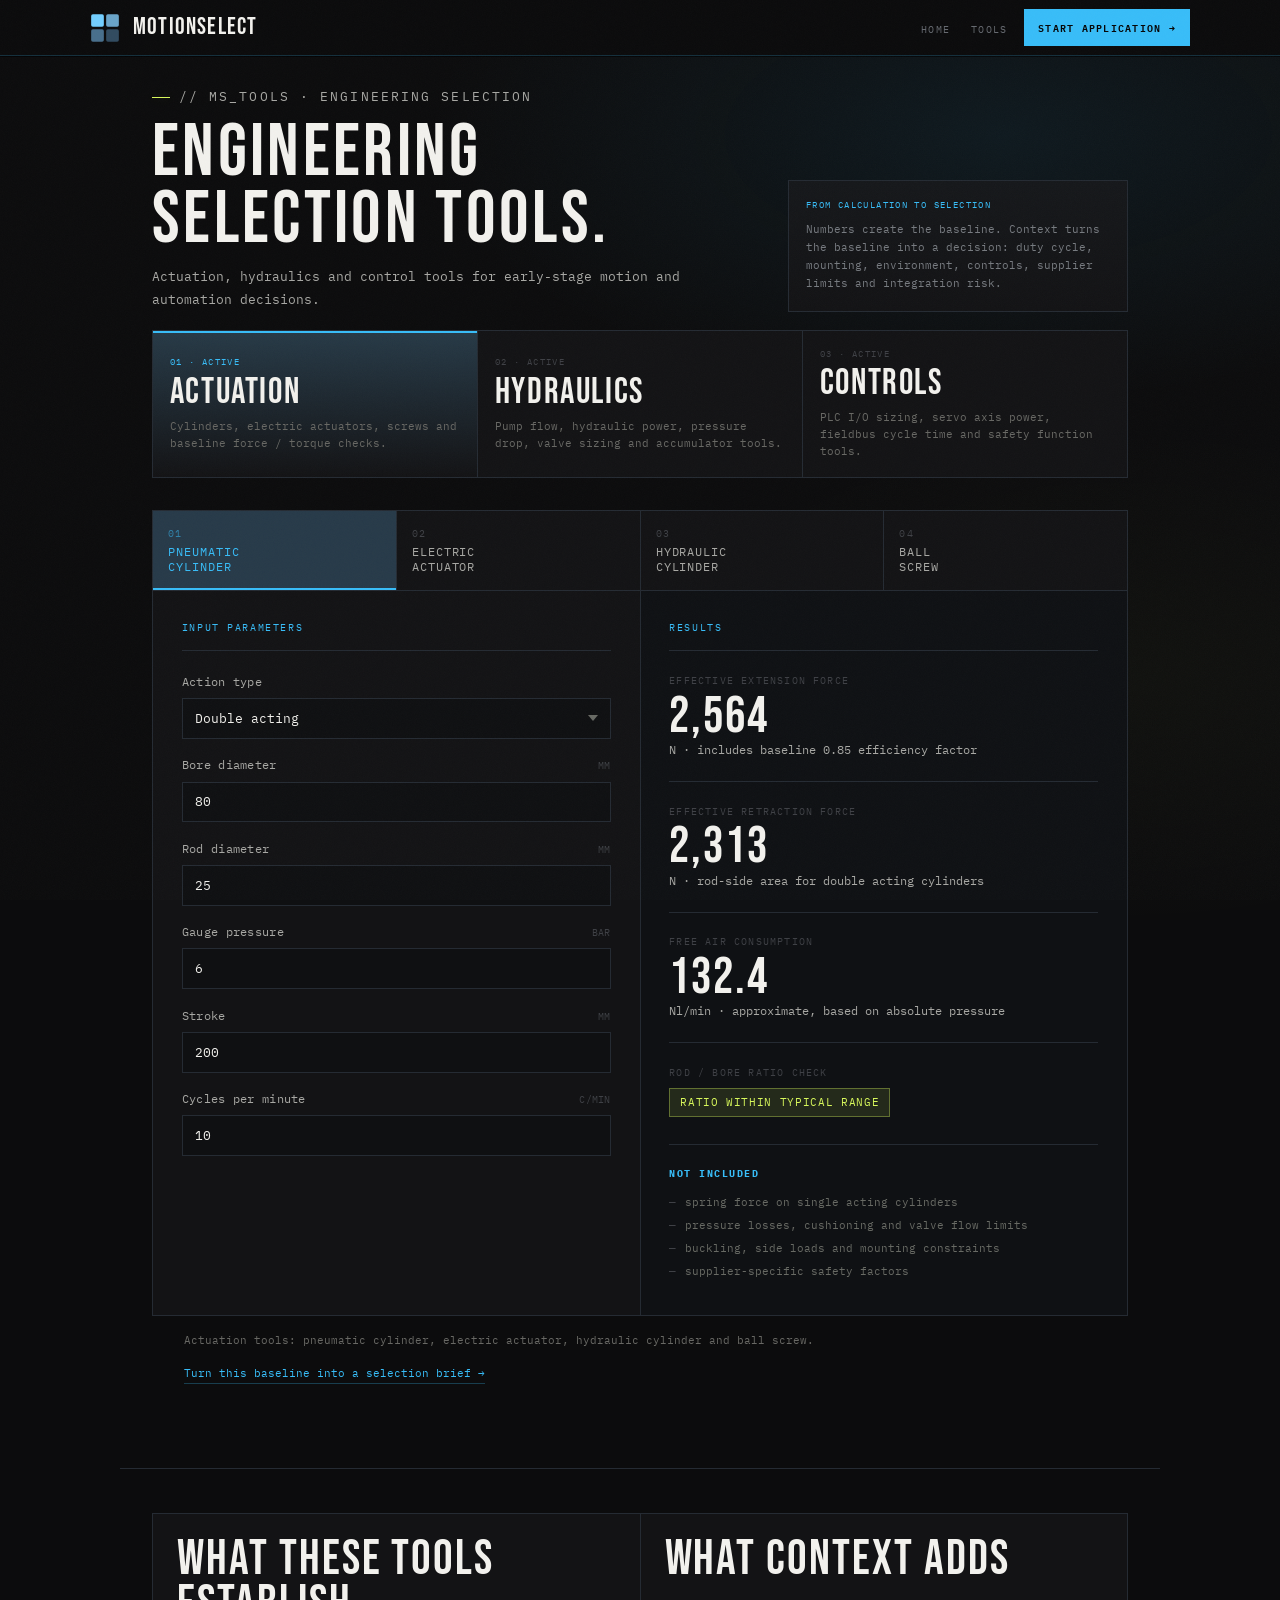
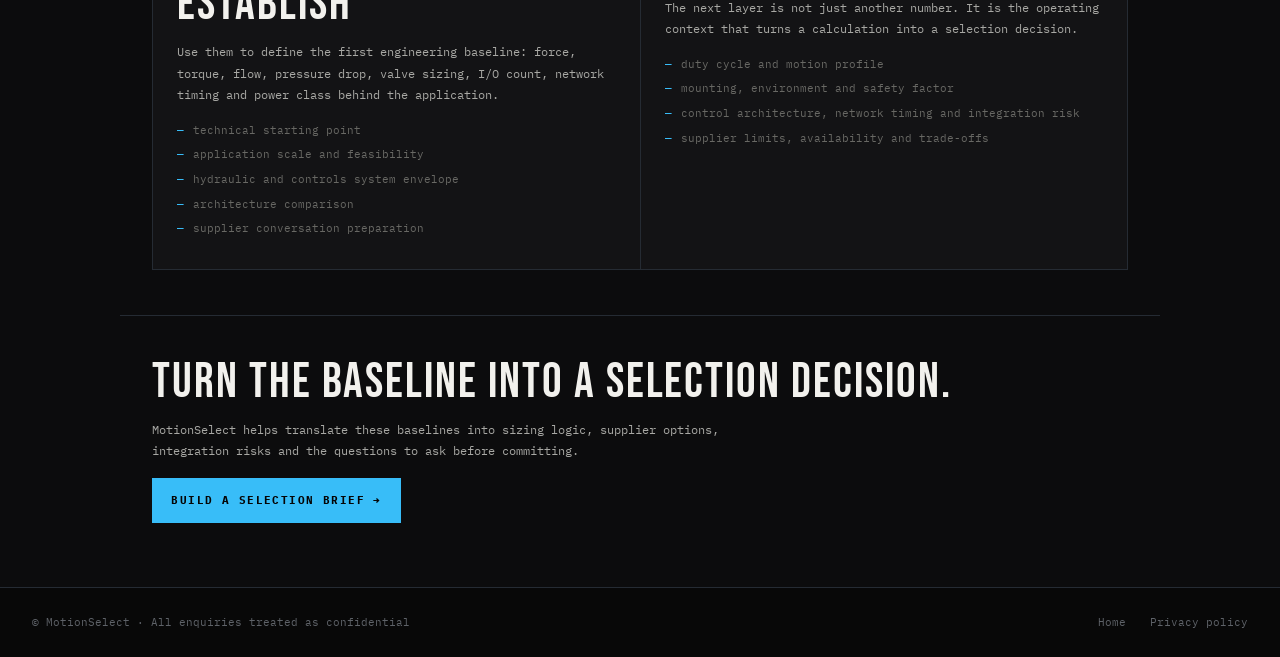
<file: engineering-tools.html>
<!DOCTYPE html>
<html lang="en">
<head>
<meta charset="UTF-8">
<meta name="viewport" content="width=device-width, initial-scale=1.0">
<link rel="icon" href="/favicon.ico" sizes="any">
<link rel="icon" type="image/svg+xml" href="/favicon.svg">
<link rel="icon" type="image/png" sizes="16x16" href="/favicon-16x16.png">
<link rel="icon" type="image/png" sizes="32x32" href="/favicon-32x32.png">
<link rel="icon" type="image/png" sizes="48x48" href="/favicon-48x48.png">
<link rel="apple-touch-icon" sizes="180x180" href="/apple-touch-icon.png">
<link rel="manifest" href="/site.webmanifest">
<title>Engineering Selection Tools — MotionSelect</title>
<meta name="description" content="Engineering selection tools for motion, automation, hydraulics and controls. Establish first-order values before comparing components, suppliers or architectures.">
<meta name="robots" content="index, follow">
<link rel="canonical" href="https://motionselect.io/engineering-tools.html">
<meta property="og:title" content="Engineering Selection Tools — MotionSelect">
<meta property="og:description" content="Engineering selection tools for actuation, hydraulics and controls. Establish first-order values before comparing architectures, components or suppliers.">
<meta property="og:type" content="website">
<link rel="preconnect" href="https://fonts.googleapis.com">
<link rel="preconnect" href="https://fonts.gstatic.com" crossorigin>
<link href="https://fonts.googleapis.com/css2?family=Inter:wght@300;400;500;600;700&family=IBM+Plex+Mono:wght@400;500;600;700&family=Bebas+Neue&family=Barlow+Condensed:wght@700;800;900&display=swap" rel="stylesheet">
<style>

  :root{
    --bg:#0c0c0d;
    --panel:#131315;
    --panel-hi:#16181b;
    --line:#252b33;
    --text:#f2f1ed;
    --muted:#a8a8a4;
    --dim:#686864;
    --ghost:#3f4146;
    --accent:#38bdf8;
    --accent-hi:#60a5fa;
    --signal:#d7f75b;
    --signal-bg:rgba(215,247,91,.105);
    --warn:#fbbf24;
    --warn-bg:rgba(251,191,36,.09);
    --red:#f87171;
    --red-bg:rgba(248,113,113,.09);
    --mono:'IBM Plex Mono', monospace;
    --display:'Bebas Neue','Barlow Condensed',sans-serif;
    --sans:Inter,'Helvetica Neue',Arial,sans-serif;
    --mw:1040px;
  }
  *,*::before,*::after{box-sizing:border-box;margin:0;padding:0}
  html{scroll-behavior:smooth;background:var(--bg)}
  body{background:radial-gradient(900px 420px at 78% 6%,rgba(56,189,248,.08),transparent 64%),radial-gradient(680px 360px at 88% 30%,rgba(215,247,91,.025),transparent 72%),var(--bg);color:var(--text);font-family:var(--sans);font-size:14px;line-height:1.6;-webkit-font-smoothing:antialiased;overflow-x:hidden}
  body::after{content:"";position:fixed;inset:0;pointer-events:none;z-index:9999;opacity:.026;background-image:url("data:image/svg+xml,%3Csvg viewBox='0 0 256 256' xmlns='http://www.w3.org/2000/svg'%3E%3Cfilter id='n'%3E%3CfeTurbulence type='fractalNoise' baseFrequency='0.9' numOctaves='4' stitchTiles='stitch'/%3E%3C/filter%3E%3Crect width='100%25' height='100%25' filter='url(%23n)'/%3E%3C/svg%3E");background-size:190px 190px}
  a{color:inherit}
  .nav-cta{background:var(--accent)!important;color:#050505!important;border:1px solid var(--accent)!important;padding:.52rem .82rem!important;font-weight:600}
  .nav-cta:hover{background:var(--accent-hi)!important;border-color:var(--accent-hi)!important;color:#050505!important}

  .hero{max-width:var(--mw);margin:0 auto;padding:86px 2rem 18px;display:grid;grid-template-columns:minmax(0,1fr) minmax(250px,340px);gap:1.6rem;align-items:end}
  .hero-tag{font-family:var(--mono);font-size:.62rem;color:var(--accent);letter-spacing:.16em;text-transform:uppercase;margin-bottom:.72rem;display:flex;align-items:center;gap:.55rem}
  .hero-tag::before{content:"";width:18px;height:1px;background:var(--signal);box-shadow:0 0 10px rgba(215,247,91,.18)}
  .hero h1{font-family:var(--display);font-size:clamp(2.85rem,5.8vw,5.15rem);font-weight:400;line-height:.9;letter-spacing:.045em;text-transform:uppercase;color:var(--text);margin:0 0 .72rem;max-width:680px}
  .hero p{font-family:var(--mono);font-size:.82rem;line-height:1.75;color:var(--muted);max-width:660px}
  .tools-status{border:1px solid var(--line);background:linear-gradient(180deg,var(--panel-hi),var(--panel));padding:1rem 1.05rem;min-height:132px;display:flex;flex-direction:column;justify-content:center}
  .tools-status-kicker{font-family:var(--mono);font-size:.58rem;color:var(--accent);letter-spacing:.15em;text-transform:uppercase;margin-bottom:.42rem;display:block}
  .tools-status p{font-family:var(--mono);font-size:.7rem;line-height:1.62;color:#777b80;margin:0}

  .selector-wrap{max-width:var(--mw);margin:0 auto;padding:1rem 2rem 2.6rem}
  .calc-tabs{display:grid;grid-template-columns:repeat(4,1fr);border:1px solid var(--line);background:var(--line);gap:1px;overflow:hidden}
  .calc-tab{appearance:none;border:0;background:var(--panel);color:var(--muted);font-family:var(--mono);text-align:left;cursor:pointer;padding:1rem .95rem;transition:background .15s,color .15s,box-shadow .15s;min-height:76px}
  .calc-tab .tab-num{display:block;font-size:.62rem;color:var(--ghost);letter-spacing:.12em;margin-bottom:.32rem}
  .calc-tab .tab-label{display:block;font-size:.72rem;line-height:1.28;letter-spacing:.08em;text-transform:uppercase}
  .calc-tab:hover{background:#171b20;color:var(--text)}
  .calc-tab.active{background:rgba(56,189,248,.105);color:var(--accent);box-shadow:inset 0 -2px 0 var(--accent)}
  .calc-tab.active .tab-num{color:rgba(56,189,248,.55)}
  .calc-body{border:1px solid var(--line);border-top:0;background:var(--line)}
  .calc-panel{display:none}
  .calc-panel.active{display:grid;grid-template-columns:minmax(0,1fr) 1px minmax(0,1fr);min-height:420px;background:var(--line)}
  .panel-divider{background:var(--line)}
  .inputs-col,.results-col{padding:1.8rem;background:var(--panel)}
  .results-col{background:#0f1114}
  .col-heading{font-family:var(--mono);font-size:.62rem;letter-spacing:.16em;text-transform:uppercase;color:var(--accent);padding-bottom:.9rem;border-bottom:1px solid var(--line);margin-bottom:1.35rem}
  .field{margin-bottom:1.1rem}
  .field label{display:flex;justify-content:space-between;gap:1rem;align-items:baseline;font-family:var(--mono);font-size:.72rem;color:var(--muted);margin-bottom:.42rem;letter-spacing:.025em}
  .field label .unit-label{font-size:.62rem;color:var(--ghost);text-transform:uppercase}
  .field input[type=number],.field select{width:100%;background:#0f1012;border:1px solid var(--line);color:var(--text);font-family:var(--mono);font-size:.82rem;padding:.68rem .78rem;outline:0;border-radius:0;appearance:textfield;transition:border-color .15s,background .15s,box-shadow .15s}
  .field input[type=number]::-webkit-inner-spin-button{display:none}
  .field input[type=number]:focus,.field select:focus{border-color:rgba(56,189,248,.58);box-shadow:0 0 0 3px rgba(56,189,248,.08);background:#0b0c0e}
  .field select{cursor:pointer;appearance:none;-webkit-appearance:none;background-image:url("data:image/svg+xml,%3Csvg xmlns='http://www.w3.org/2000/svg' width='10' height='6'%3E%3Cpath d='M0 0l5 6 5-6z' fill='%23686A64'/%3E%3C/svg%3E");background-repeat:no-repeat;background-position:calc(100% - 12px) 50%;padding-right:28px}
  .field .hint{font-family:var(--mono);font-size:.66rem;color:var(--ghost);margin-top:.36rem}
  .result-item{margin-bottom:1.35rem}.result-item+.result-item{padding-top:1.35rem;border-top:1px solid var(--line)}
  .result-key{font-family:var(--mono);font-size:.62rem;color:var(--ghost);letter-spacing:.12em;text-transform:uppercase;margin-bottom:.44rem}
  .result-val{font-family:var(--display);font-size:clamp(2.2rem,4vw,3.7rem);letter-spacing:.04em;font-weight:400;color:var(--text);line-height:.82;margin-bottom:.2rem}
  .result-unit{font-family:var(--mono);font-size:.72rem;color:var(--muted)}
  .result-note{font-family:var(--mono);font-size:.73rem;color:var(--muted);line-height:1.6;max-width:390px}

  .result-grid{display:grid;grid-template-columns:1fr 1fr;gap:1px;background:var(--line);margin-bottom:1.35rem}
  .result-grid-cell{background:#0f1114;padding:.75rem .9rem}
  .result-grid-cell .result-key{margin-bottom:.3rem}
  .result-grid-cell .result-val{font-size:clamp(1.5rem,3vw,2.4rem)}
  .assumptions{margin-top:1.65rem;padding-top:1.35rem;border-top:1px solid var(--line)}
  .assumptions h3{font-family:var(--mono);font-size:.62rem;letter-spacing:.15em;text-transform:uppercase;color:var(--accent);margin-bottom:.72rem}
  .assumptions ul{list-style:none}.assumptions li{font-family:var(--mono);font-size:.68rem;color:#686a64;margin-bottom:.35rem;padding-left:1rem;position:relative}.assumptions li::before{content:'—';position:absolute;left:0;color:var(--ghost)}
  .badge{display:inline-block;font-family:var(--mono);font-size:.68rem;padding:.32rem .62rem;letter-spacing:.06em;text-transform:uppercase}.badge-ok{background:var(--signal-bg);color:var(--signal);border:1px solid rgba(215,247,91,.34)}.badge-warn{background:var(--warn-bg);color:var(--warn);border:1px solid rgba(251,191,36,.26)}.badge-err{background:var(--red-bg);color:var(--red);border:1px solid rgba(248,113,113,.28)}
  .calc-footer{max-width:var(--mw);margin:0 auto;padding:1rem 2rem 2.6rem;display:flex;justify-content:space-between;align-items:center;gap:1rem;flex-wrap:wrap}.calc-footer p,.calc-footer a{font-family:var(--mono);font-size:.68rem;color:var(--dim);text-decoration:none}.calc-footer a{color:var(--accent);border-bottom:1px solid rgba(56,189,248,.28);padding-bottom:1px}.calc-footer a:hover{color:var(--accent-hi)}
  .info-section,.cta-section{max-width:var(--mw);margin:0 auto;padding:2.8rem 2rem;border-top:1px solid var(--line)}
  .info-grid{display:grid;grid-template-columns:repeat(2,1fr);gap:1px;background:var(--line);border:1px solid var(--line)}
  .info-block{background:var(--panel);padding:1.5rem}
  .info-block h2,.cta-section h2{font-family:var(--display);font-size:clamp(2rem,3.8vw,3.35rem);font-weight:400;line-height:.92;letter-spacing:.04em;text-transform:uppercase;color:var(--text);margin-bottom:.85rem}
  .info-block p,.cta-section p{font-family:var(--mono);font-size:.78rem;line-height:1.72;color:var(--muted);max-width:570px;margin-bottom:1rem}
  .info-block ul{list-style:none;margin-top:1rem}.info-block li{font-family:var(--mono);font-size:.7rem;color:var(--dim);margin-bottom:.42rem;padding-left:1rem;position:relative}.info-block li::before{content:'—';position:absolute;left:0;color:var(--accent)}
  .cta-section{padding-bottom:4rem}.cta-btn{display:inline-flex;align-items:center;justify-content:center;background:var(--accent);color:#050505;font-family:var(--mono);font-size:.68rem;letter-spacing:.13em;text-transform:uppercase;text-decoration:none;padding:.82rem 1.15rem;border:1px solid var(--accent);font-weight:700}.cta-btn:hover{background:var(--accent-hi);border-color:var(--accent-hi)}
  footer{border-top:1px solid var(--line);padding:1.6rem 2rem;display:flex;justify-content:space-between;align-items:center;flex-wrap:wrap;gap:1rem;background:#080808}footer span,footer a{font-family:var(--mono);font-size:.68rem;color:#5e6268;text-decoration:none}footer a:hover{color:var(--accent)}
  .tool-categories{max-width:var(--mw);margin:0 auto;padding:0 2rem 1rem}
  .tool-category-grid{display:grid;grid-template-columns:repeat(3,1fr);gap:1px;background:var(--line);border:1px solid var(--line)}
  .tool-category{background:var(--panel);padding:1rem 1.05rem;min-height:118px}
  .tool-category span{display:block;font-family:var(--mono);font-size:.58rem;letter-spacing:.15em;text-transform:uppercase;color:var(--ghost);margin-bottom:.42rem}
  .tool-category strong{display:block;font-family:var(--display);font-size:clamp(1.55rem,2.8vw,2.4rem);font-weight:400;line-height:.9;letter-spacing:.045em;text-transform:uppercase;color:var(--text);margin-bottom:.55rem}
  .tool-category p{font-family:var(--mono);font-size:.68rem;line-height:1.58;color:var(--dim)}
  .tool-category.is-active{background:linear-gradient(180deg,rgba(56,189,248,.10),var(--panel));box-shadow:inset 0 2px 0 var(--accent)}
  .tool-category.is-active span{color:var(--accent)}
  .tool-category.is-planned strong{color:#777b80}

  @media(max-width:820px){.tool-categories{padding-left:1rem;padding-right:1rem}.tool-category-grid{grid-template-columns:1fr}.hero{grid-template-columns:1fr;padding:82px 1rem 18px}.selector-wrap,.calc-footer,.info-section,.cta-section{padding-left:1rem;padding-right:1rem}.calc-tabs{grid-template-columns:1fr 1fr}.calc-panel.active{grid-template-columns:1fr}.panel-divider{height:1px;width:100%}.inputs-col,.results-col{padding:1.35rem}.info-grid{grid-template-columns:1fr}.result-grid{grid-template-columns:1fr}footer{padding:1.4rem 1rem}.hero h1{font-size:clamp(2.65rem,14vw,4.2rem)}}
  @media(max-width:520px){.calc-tab{min-height:70px;padding:.85rem}.hero p{font-size:.77rem}.tools-status{min-height:auto}.result-val{font-size:2.45rem}.result-grid-cell .result-val{font-size:1.5rem}}


  .tool-family{display:none;max-width:var(--mw);margin:0 auto}
  .tool-family.active{display:block}
  .tool-family .selector-wrap{padding-top:1rem}
  .tool-category{border:0;text-align:left;cursor:pointer;font:inherit;width:100%}
  .tool-category:hover:not(:disabled){background:#171b20}
  .tool-category:disabled{cursor:default}
  .tool-category:not(.is-active):not(.is-planned) strong{color:var(--text)}



/* MotionSelect shared header — aligned with index/privacy */
.container{width:100%;max-width:1180px;margin:0 auto;padding:0 2.5rem}
.nav-wrap{position:fixed;top:0;left:0;right:0;z-index:300;height:56px;background:rgba(12,12,13,.98);border-bottom:1px solid rgba(56,189,248,.20);box-shadow:0 1px 0 rgba(0,0,0,.6);backdrop-filter:blur(18px) saturate(1.2);-webkit-backdrop-filter:blur(18px) saturate(1.2)}
.nav{display:flex;align-items:center;justify-content:space-between;height:56px}
.nav-brand{display:flex;align-items:center;gap:.82rem;text-decoration:none;flex-shrink:0;color:var(--text)}
.brand-mark{width:30px!important;height:30px!important;display:block;flex-shrink:0}
.brand-name{font-family:var(--display);font-size:1.48rem!important;line-height:1;letter-spacing:.05em!important;text-transform:uppercase;color:var(--text);font-weight:400}
.nav-links{display:flex;align-items:center;gap:0;list-style:none;margin-left:auto}
.nav-links a{font-family:var(--mono);font-size:.65rem;letter-spacing:.12em;text-transform:uppercase;color:#666a70;text-decoration:none;padding:.38rem .65rem;transition:color .18s,background .18s}
.nav-links a:hover{color:var(--text);background:rgba(56,189,248,.065)}
.nav-links .nav-cta{background:var(--accent)!important;color:#050505!important;border:1px solid var(--accent)!important;padding:.52rem .82rem!important;margin-left:.4rem;font-weight:600;box-shadow:none!important}
.nav-links .nav-cta:hover{background:var(--accent-hi)!important;border-color:var(--accent-hi)!important;color:#050505!important;transform:translateY(-1px)}
.nav-burger{display:none;flex-direction:column;justify-content:space-between;width:22px;height:14px;background:none;border:none;cursor:pointer;padding:0}
.nav-burger span{display:block;width:100%;height:1px;background:var(--text);transition:transform .25s,opacity .25s}
.nav-burger[aria-expanded="true"] span:nth-child(1){transform:translateY(6.5px) rotate(45deg)}
.nav-burger[aria-expanded="true"] span:nth-child(2){opacity:0}
.nav-burger[aria-expanded="true"] span:nth-child(3){transform:translateY(-6.5px) rotate(-45deg)}
@media(max-width:820px){.container{padding:0 1rem}.nav-burger{display:flex}.nav-links{display:none;position:fixed;top:56px;left:0;right:0;background:rgba(12,12,13,.98);border-bottom:1px solid rgba(56,189,248,.20);flex-direction:column;align-items:stretch;padding:.6rem 1rem}.nav-links.open{display:flex}.nav-links a{padding:.7rem .4rem}.nav-links .nav-cta{display:inline-flex!important;align-self:flex-start;margin:.4rem 0 0 0!important}}
@media(max-width:520px){.brand-name{font-size:1.28rem!important}.brand-mark{width:28px!important;height:28px!important}}

</style>
</head>
<body>

<header class="nav-wrap" id="navWrap">
  <nav class="nav container">
    <a href="index.html" class="nav-brand" aria-label="MotionSelect">
      <svg class="brand-mark" width="26" height="26" viewBox="0 0 26 26" fill="none" aria-hidden="true">
        <rect x="1" y="1" width="11" height="11" rx="1.5" fill="#73CFFF"/>
        <rect x="14" y="1" width="11" height="11" rx="1.5" fill="#6AA4C9"/>
        <rect x="1" y="14" width="11" height="11" rx="1.5" fill="#486F8C"/>
        <rect x="14" y="14" width="11" height="11" rx="1.5" fill="#314B60"/>
      </svg>
      <span class="brand-name">MotionSelect</span>
    </a>
    <button class="nav-burger" id="navBurger" aria-label="Menu" aria-expanded="false"><span></span><span></span><span></span></button>
    <ul class="nav-links" id="navLinks">
      <li><a href="index.html">Home</a></li>
      <li><a href="engineering-tools.html">Tools</a></li>
      <li><a href="index.html#request" class="nav-cta">Start application →</a></li>
    </ul>
  </nav>
</header>

<section class="hero">
  <div>
    <p class="hero-tag">// MS_TOOLS · Engineering Selection</p>
    <h1>Engineering selection tools.</h1>
    <p>Actuation, hydraulics and control tools for early-stage motion and automation decisions.</p>
  </div>
  <aside class="tools-status" aria-label="From calculation to selection">
    <span class="tools-status-kicker">From calculation to selection</span>
    <p>Numbers create the baseline. Context turns the baseline into a decision: duty cycle, mounting, environment, controls, supplier limits and integration risk.</p>
  </aside>
</section>

<section class="tool-categories" aria-label="Tool categories">
  <div class="tool-category-grid">
    <button type="button" class="tool-category is-active" data-family-card="actuation" onclick="switchToolFamily('actuation')">
      <span>01 · Active</span>
      <strong>Actuation</strong>
      <p>Cylinders, electric actuators, screws and baseline force / torque checks.</p>
    </button>
    <button type="button" class="tool-category" data-family-card="hydraulics" onclick="switchToolFamily('hydraulics')">
      <span>02 · Active</span>
      <strong>Hydraulics</strong>
      <p>Pump flow, hydraulic power, pressure drop, valve sizing and accumulator tools.</p>
    </button>
    <button type="button" class="tool-category" data-family-card="controls" onclick="switchToolFamily('controls')">
      <span>03 · Active</span>
      <strong>Controls</strong>
      <p>PLC I/O sizing, servo axis power, fieldbus cycle time and safety function tools.</p>
    </button>
  </div>
</section>

<div class="tool-family active" id="family-actuation" data-family="actuation">
<div class="selector-wrap">
  <div class="calc-tabs">
    <button class="calc-tab active" onclick="switchFamilyTab('actuation', 0)">
      <span class="tab-num">01</span>
      <span class="tab-label">Pneumatic<br>Cylinder</span>
    </button>
    <button class="calc-tab" onclick="switchFamilyTab('actuation', 1)">
      <span class="tab-num">02</span>
      <span class="tab-label">Electric<br>Actuator</span>
    </button>
    <button class="calc-tab" onclick="switchFamilyTab('actuation', 2)">
      <span class="tab-num">03</span>
      <span class="tab-label">Hydraulic<br>Cylinder</span>
    </button>
    <button class="calc-tab" onclick="switchFamilyTab('actuation', 3)">
      <span class="tab-num">04</span>
      <span class="tab-label">Ball<br>Screw</span>
    </button>
  </div>

  <div class="calc-body">
    <div class="calc-panel active" id="actuation-panel-0">
      <div class="inputs-col">
        <p class="col-heading">Input parameters</p>
        <div class="field">
          <label>Action type</label>
          <select id="p-type" oninput="calcPneum()">
            <option value="single">Single acting</option>
            <option value="double" selected>Double acting</option>
          </select>
        </div>
        <div class="field">
          <label>Bore diameter <span class="unit-label">mm</span></label>
          <input type="number" id="p-bore" value="80" min="6" max="320" step="1" oninput="calcPneum()">
        </div>
        <div class="field">
          <label>Rod diameter <span class="unit-label">mm</span></label>
          <input type="number" id="p-rod" value="25" min="4" max="160" step="1" oninput="calcPneum()">
        </div>
        <div class="field">
          <label>Gauge pressure <span class="unit-label">bar</span></label>
          <input type="number" id="p-press" value="6" min="1" max="16" step="0.1" oninput="calcPneum()">
        </div>
        <div class="field">
          <label>Stroke <span class="unit-label">mm</span></label>
          <input type="number" id="p-stroke" value="200" min="1" max="2000" step="1" oninput="calcPneum()">
        </div>
        <div class="field">
          <label>Cycles per minute <span class="unit-label">c/min</span></label>
          <input type="number" id="p-cycles" value="10" min="1" max="300" step="1" oninput="calcPneum()">
        </div>
      </div>
      <div class="panel-divider"></div>
      <div class="results-col">
        <p class="col-heading">Results</p>
        <div class="result-item">
          <div class="result-key">Effective extension force</div>
          <div class="result-val" id="p-force-ext">—</div>
          <div class="result-unit">N · includes baseline 0.85 efficiency factor</div>
        </div>
        <div class="result-item">
          <div class="result-key">Effective retraction force</div>
          <div class="result-val" id="p-force-ret">—</div>
          <div class="result-unit">N · rod-side area for double acting cylinders</div>
        </div>
        <div class="result-item">
          <div class="result-key">Free air consumption</div>
          <div class="result-val" id="p-air">—</div>
          <div class="result-unit">Nl/min · approximate, based on absolute pressure</div>
        </div>
        <div class="result-item">
          <div class="result-key">Rod / bore ratio check</div>
          <span class="badge badge-ok" id="p-check">—</span>
        </div>
        <div class="assumptions">
          <h3>Not included</h3>
          <ul>
            <li>spring force on single acting cylinders</li>
            <li>pressure losses, cushioning and valve flow limits</li>
            <li>buckling, side loads and mounting constraints</li>
            <li>supplier-specific safety factors</li>
          </ul>
        </div>
      </div>
    </div>

    <div class="calc-panel" id="actuation-panel-1">
      <div class="inputs-col">
        <p class="col-heading">Input parameters</p>
        <div class="field">
          <label>Load mass <span class="unit-label">kg</span></label>
          <input type="number" id="e-mass" value="50" min="0.1" max="5000" step="0.1" oninput="calcElectr()">
        </div>
        <div class="field">
          <label>Friction coefficient µ</label>
          <input type="number" id="e-mu" value="0.15" min="0.001" max="1" step="0.001" oninput="calcElectr()">
          <p class="hint">Linear guide often 0.002–0.01 · sliding contact may be higher</p>
        </div>
        <div class="field">
          <label>Target velocity <span class="unit-label">mm/s</span></label>
          <input type="number" id="e-vel" value="500" min="1" max="5000" step="1" oninput="calcElectr()">
        </div>
        <div class="field">
          <label>Acceleration <span class="unit-label">m/s²</span></label>
          <input type="number" id="e-acc" value="5" min="0.1" max="50" step="0.1" oninput="calcElectr()">
        </div>
        <div class="field">
          <label>Axis orientation</label>
          <select id="e-orient" oninput="calcElectr()">
            <option value="0">Horizontal (0°)</option>
            <option value="30">Inclined 30°</option>
            <option value="45">Inclined 45°</option>
            <option value="90">Vertical (90°)</option>
          </select>
        </div>
        <div class="field">
          <label>Transmission efficiency η</label>
          <input type="number" id="e-eta" value="0.85" min="0.1" max="1" step="0.01" oninput="calcElectr()">
        </div>
        <div class="field">
          <label>Design factor</label>
          <input type="number" id="e-sf" value="1.5" min="1" max="5" step="0.1" oninput="calcElectr()">
        </div>
      </div>
      <div class="panel-divider"></div>
      <div class="results-col">
        <p class="col-heading">Results</p>
        <div class="result-item">
          <div class="result-key">Acceleration force</div>
          <div class="result-val" id="e-facc">—</div>
          <div class="result-unit">N</div>
        </div>
        <div class="result-item">
          <div class="result-key">Peak linear force</div>
          <div class="result-val" id="e-ftot">—</div>
          <div class="result-unit">N · friction + gravity + acceleration</div>
        </div>
        <div class="result-item">
          <div class="result-key">Design linear force</div>
          <div class="result-val" id="e-fdesign">—</div>
          <div class="result-unit">N · includes design factor</div>
        </div>
        <div class="result-item">
          <div class="result-key">Baseline mechanical power</div>
          <div class="result-val" id="e-pow">—</div>
          <div class="result-unit">W · includes transmission efficiency and design factor</div>
        </div>
        <div class="result-item">
          <div class="result-key">Selection note</div>
          <p class="result-note">Motor sizing still requires torque-speed curve, duty cycle, reflected inertia, transmission ratio, drive voltage, thermal limits and peak/RMS torque verification.</p>
        </div>
        <div class="assumptions">
          <h3>Not included</h3>
          <ul>
            <li>moving actuator mass and payload inertia</li>
            <li>ballscrew, belt or gearbox ratio</li>
            <li>motion profile shape and dwell time</li>
            <li>servo drive limits and thermal derating</li>
          </ul>
        </div>
      </div>
    </div>

    <div class="calc-panel" id="actuation-panel-2">
      <div class="inputs-col">
        <p class="col-heading">Input parameters</p>
        <div class="field">
          <label>Bore diameter <span class="unit-label">mm</span></label>
          <input type="number" id="h-bore" value="100" min="20" max="500" step="1" oninput="calcHydro()">
        </div>
        <div class="field">
          <label>Rod diameter <span class="unit-label">mm</span></label>
          <input type="number" id="h-rod" value="50" min="10" max="300" step="1" oninput="calcHydro()">
        </div>
        <div class="field">
          <label>Operating pressure <span class="unit-label">bar</span></label>
          <input type="number" id="h-press" value="200" min="10" max="700" step="5" oninput="calcHydro()">
        </div>
        <div class="field">
          <label>Rod velocity <span class="unit-label">mm/s</span></label>
          <input type="number" id="h-vel" value="100" min="1" max="1000" step="1" oninput="calcHydro()">
        </div>
        <div class="field">
          <label>Hydraulic efficiency η</label>
          <input type="number" id="h-eta" value="0.9" min="0.5" max="1" step="0.01" oninput="calcHydro()">
        </div>
      </div>
      <div class="panel-divider"></div>
      <div class="results-col">
        <p class="col-heading">Results</p>
        <div class="result-item">
          <div class="result-key">Push force</div>
          <div class="result-val" id="h-fpush">—</div>
          <div class="result-unit">kN · cap-end area</div>
        </div>
        <div class="result-item">
          <div class="result-key">Pull force</div>
          <div class="result-val" id="h-fpull">—</div>
          <div class="result-unit">kN · annular rod-side area</div>
        </div>
        <div class="result-item">
          <div class="result-key">Required flow rate</div>
          <div class="result-val" id="h-flow">—</div>
          <div class="result-unit">l/min · push direction</div>
        </div>
        <div class="result-item">
          <div class="result-key">Hydraulic power</div>
          <div class="result-val" id="h-pow">—</div>
          <div class="result-unit">kW · adjusted for efficiency</div>
        </div>
        <div class="assumptions">
          <h3>Not included</h3>
          <ul>
            <li>pressure drops through valves, hoses and manifolds</li>
            <li>buckling, column strength and end fixing</li>
            <li>fluid temperature, leakage and duty cycle</li>
            <li>shock loads and decompression effects</li>
          </ul>
        </div>
      </div>
    </div>

    <div class="calc-panel" id="actuation-panel-3">
      <div class="inputs-col">
        <p class="col-heading">Input parameters</p>
        <div class="field">
          <label>Axial load <span class="unit-label">N</span></label>
          <input type="number" id="b-load" value="2000" min="10" max="200000" step="10" oninput="calcBallscrew()">
        </div>
        <div class="field">
          <label>Lead <span class="unit-label">mm/rev</span></label>
          <input type="number" id="b-lead" value="10" min="1" max="100" step="0.5" oninput="calcBallscrew()">
        </div>
        <div class="field">
          <label>Required linear velocity <span class="unit-label">mm/s</span></label>
          <input type="number" id="b-linvel" value="300" min="1" max="3000" step="1" oninput="calcBallscrew()">
        </div>
        <div class="field">
          <label>Screw efficiency η</label>
          <input type="number" id="b-eta" value="0.9" min="0.1" max="0.99" step="0.01" oninput="calcBallscrew()">
          <p class="hint">Ball screw often 0.85–0.95 · sliding screw may be much lower</p>
        </div>
        <div class="field">
          <label>Design factor</label>
          <input type="number" id="b-sf" value="1.5" min="1" max="5" step="0.1" oninput="calcBallscrew()">
        </div>
      </div>
      <div class="panel-divider"></div>
      <div class="results-col">
        <p class="col-heading">Results</p>
        <div class="result-item">
          <div class="result-key">Required rotational speed</div>
          <div class="result-val" id="b-rpm">—</div>
          <div class="result-unit">rpm</div>
        </div>
        <div class="result-item">
          <div class="result-key">Running torque</div>
          <div class="result-val" id="b-torque">—</div>
          <div class="result-unit">Nm · before acceleration/inertia</div>
        </div>
        <div class="result-item">
          <div class="result-key">Design torque</div>
          <div class="result-val" id="b-tdesign">—</div>
          <div class="result-unit">Nm · includes design factor</div>
        </div>
        <div class="result-item">
          <div class="result-key">Required power</div>
          <div class="result-val" id="b-pow">—</div>
          <div class="result-unit">W · based on axial force and linear speed</div>
        </div>
        <div class="result-item">
          <div class="result-key">Back-driving note</div>
          <p class="result-note" id="b-back">—</p>
        </div>
        <div class="assumptions">
          <h3>Not included</h3>
          <ul>
            <li>critical speed and screw whip</li>
            <li>buckling, bearing arrangement and unsupported length</li>
            <li>nut life, lubrication and duty cycle</li>
            <li>rotary inertia and acceleration torque</li>
          </ul>
        </div>
      </div>
    </div>
  </div>

  <div class="calc-footer">
    <p>Actuation tools: pneumatic cylinder, electric actuator, hydraulic cylinder and ball screw.</p>
    <a href="/#request">Turn this baseline into a selection brief →</a>
  </div>
</div>


</div>

<div class="tool-family" id="family-hydraulics" data-family="hydraulics">
<div class="selector-wrap">
  <div class="calc-tabs">
    <button class="calc-tab active" onclick="switchFamilyTab('hydraulics', 0)">
      <span class="tab-num">01</span>
      <span class="tab-label">Pump<br>Sizing</span>
    </button>
    <button class="calc-tab" onclick="switchFamilyTab('hydraulics', 1)">
      <span class="tab-num">02</span>
      <span class="tab-label">Pressure<br>Drop</span>
    </button>
    <button class="calc-tab" onclick="switchFamilyTab('hydraulics', 2)">
      <span class="tab-num">03</span>
      <span class="tab-label">Valve<br>Kv / Cv</span>
    </button>
    <button class="calc-tab" onclick="switchFamilyTab('hydraulics', 3)">
      <span class="tab-num">04</span>
      <span class="tab-label">Accumulator<br>Sizing</span>
    </button>
  </div>

  <div class="calc-body">

    <!-- 01 PUMP SIZING -->
    <div class="calc-panel active" id="hydraulics-panel-0">
      <div class="inputs-col">
        <p class="col-heading">Input parameters</p>
        <div class="field">
          <label>Actuator bore diameter <span class="unit-label">mm</span></label>
          <input type="number" id="pu-bore" value="100" min="10" max="500" step="1" oninput="calcPump()">
        </div>
        <div class="field">
          <label>Rod velocity <span class="unit-label">mm/s</span></label>
          <input type="number" id="pu-vel" value="100" min="1" max="2000" step="1" oninput="calcPump()">
        </div>
        <div class="field">
          <label>Number of simultaneous actuators</label>
          <input type="number" id="pu-qty" value="1" min="1" max="20" step="1" oninput="calcPump()">
        </div>
        <div class="field">
          <label>System pressure <span class="unit-label">bar</span></label>
          <input type="number" id="pu-press" value="200" min="10" max="700" step="5" oninput="calcPump()">
        </div>
        <div class="field">
          <label>Overall system efficiency η</label>
          <input type="number" id="pu-eta" value="0.85" min="0.3" max="0.99" step="0.01" oninput="calcPump()">
          <p class="hint">Gear pump ~0.80–0.88 · Piston pump ~0.88–0.94</p>
        </div>
        <div class="field">
          <label>Design factor</label>
          <input type="number" id="pu-sf" value="1.25" min="1" max="3" step="0.05" oninput="calcPump()">
        </div>
      </div>
      <div class="panel-divider"></div>
      <div class="results-col">
        <p class="col-heading">Results</p>
        <div class="result-item">
          <div class="result-key">Required flow rate</div>
          <div class="result-val" id="pu-flow">—</div>
          <div class="result-unit">l/min · cap-end, all actuators combined</div>
        </div>
        <div class="result-item">
          <div class="result-key">Design flow rate</div>
          <div class="result-val" id="pu-flowdes">—</div>
          <div class="result-unit">l/min · includes design factor</div>
        </div>
        <div class="result-item">
          <div class="result-key">Hydraulic power</div>
          <div class="result-val" id="pu-pow">—</div>
          <div class="result-unit">kW · pressure × flow</div>
        </div>
        <div class="result-item">
          <div class="result-key">Required shaft power</div>
          <div class="result-val" id="pu-shaft">—</div>
          <div class="result-unit">kW · adjusted for system efficiency</div>
        </div>
        <div class="assumptions">
          <h3>Not included</h3>
          <ul>
            <li>return line back-pressure and standby losses</li>
            <li>heat rejection, fluid cooling requirements</li>
            <li>reservoir sizing and fluid volume</li>
            <li>pump displacement selection and speed range</li>
          </ul>
        </div>
      </div>
    </div>

    <!-- 02 PRESSURE DROP -->
    <div class="calc-panel" id="hydraulics-panel-1">
      <div class="inputs-col">
        <p class="col-heading">Input parameters</p>
        <div class="field">
          <label>Pipe / hose internal diameter <span class="unit-label">mm</span></label>
          <input type="number" id="pd-dia" value="20" min="2" max="200" step="0.5" oninput="calcPDrop()">
        </div>
        <div class="field">
          <label>Line length <span class="unit-label">m</span></label>
          <input type="number" id="pd-len" value="5" min="0.1" max="100" step="0.1" oninput="calcPDrop()">
        </div>
        <div class="field">
          <label>Flow rate <span class="unit-label">l/min</span></label>
          <input type="number" id="pd-flow" value="40" min="0.1" max="2000" step="0.5" oninput="calcPDrop()">
        </div>
        <div class="field">
          <label>Fluid type</label>
          <select id="pd-fluid" oninput="calcPDrop()">
            <option value="32">ISO VG 32 (mineral oil)</option>
            <option value="46" selected>ISO VG 46 (mineral oil)</option>
            <option value="68">ISO VG 68 (mineral oil)</option>
            <option value="15">HF-E / water-glycol (~15 cSt)</option>
          </select>
        </div>
        <div class="field">
          <label>Operating temperature <span class="unit-label">°C</span></label>
          <input type="number" id="pd-temp" value="50" min="20" max="90" step="5" oninput="calcPDrop()">
          <p class="hint">Viscosity is corrected for temperature (Walther equation)</p>
        </div>
        <div class="field">
          <label>Equivalent fittings length factor <span class="unit-label">×L</span></label>
          <input type="number" id="pd-kfactor" value="1.3" min="1" max="5" step="0.1" oninput="calcPDrop()">
          <p class="hint">1.0 = straight pipe only · 1.3 typical with elbows and tees</p>
        </div>
      </div>
      <div class="panel-divider"></div>
      <div class="results-col">
        <p class="col-heading">Results</p>
        <div class="result-item">
          <div class="result-key">Flow velocity</div>
          <div class="result-val" id="pd-vel">—</div>
          <div class="result-unit">m/s · at operating conditions</div>
        </div>
        <div class="result-item">
          <div class="result-key">Reynolds number</div>
          <div class="result-val" id="pd-re">—</div>
          <div class="result-unit" id="pd-regime">—</div>
        </div>
        <div class="result-item">
          <div class="result-key">Pressure drop</div>
          <div class="result-val" id="pd-dp">—</div>
          <div class="result-unit">bar · Darcy-Weisbach, corrected viscosity</div>
        </div>
        <div class="result-item">
          <div class="result-key">Velocity check</div>
          <span class="badge" id="pd-velcheck">—</span>
        </div>
        <div class="assumptions">
          <h3>Not included</h3>
          <ul>
            <li>individual fitting pressure losses (Kv method)</li>
            <li>pipe roughness effects above ~Re 4000</li>
            <li>fluid compressibility and aeration</li>
            <li>filter, valve and manifold pressure drops</li>
          </ul>
        </div>
      </div>
    </div>

    <!-- 03 VALVE KV/CV -->
    <div class="calc-panel" id="hydraulics-panel-2">
      <div class="inputs-col">
        <p class="col-heading">Input parameters</p>
        <div class="field">
          <label>Calculation mode</label>
          <select id="kv-mode" oninput="calcKv()">
            <option value="kv_from_flow">Find Kv/Cv — known flow and ΔP</option>
            <option value="flow_from_kv">Find flow — known Kv and ΔP</option>
            <option value="dp_from_kv">Find ΔP — known Kv and flow</option>
          </select>
        </div>
        <div class="field" id="kv-field-flow">
          <label>Flow rate <span class="unit-label">l/min</span></label>
          <input type="number" id="kv-flow" value="40" min="0.1" max="5000" step="0.5" oninput="calcKv()">
        </div>
        <div class="field" id="kv-field-kv">
          <label>Valve Kv value <span class="unit-label">m³/h at 1 bar</span></label>
          <input type="number" id="kv-kv" value="10" min="0.01" max="5000" step="0.1" oninput="calcKv()">
        </div>
        <div class="field" id="kv-field-dp">
          <label>Pressure drop across valve <span class="unit-label">bar</span></label>
          <input type="number" id="kv-dp" value="3" min="0.1" max="350" step="0.1" oninput="calcKv()">
        </div>
        <div class="field">
          <label>Fluid density ρ <span class="unit-label">kg/m³</span></label>
          <input type="number" id="kv-rho" value="870" min="700" max="1100" step="5" oninput="calcKv()">
          <p class="hint">Mineral oil ~860–880 · Water 1000 · HF-E ~1060</p>
        </div>
        <div class="field">
          <label>Upstream pressure p1 <span class="unit-label">bar</span></label>
          <input type="number" id="kv-p1" value="200" min="1" max="700" step="5" oninput="calcKv()">
          <p class="hint">Used for cavitation index only</p>
        </div>
      </div>
      <div class="panel-divider"></div>
      <div class="results-col">
        <p class="col-heading">Results</p>
        <div class="result-item">
          <div class="result-key" id="kv-res1-key">Kv required</div>
          <div class="result-val" id="kv-res1">—</div>
          <div class="result-unit" id="kv-res1-unit">m³/h at 1 bar ΔP</div>
        </div>
        <div class="result-item">
          <div class="result-key" id="kv-res2-key">Cv equivalent</div>
          <div class="result-val" id="kv-res2">—</div>
          <div class="result-unit" id="kv-res2-unit">US gpm at 1 psi ΔP · Cv = Kv × 1.156</div>
        </div>
        <div class="result-item">
          <div class="result-key">Cavitation index (σ)</div>
          <div class="result-val" id="kv-cav">—</div>
          <div class="result-unit" id="kv-cav-unit">—</div>
        </div>
        <div class="result-item">
          <div class="result-key">Cavitation risk</div>
          <span class="badge" id="kv-cavcheck">—</span>
        </div>
        <div class="assumptions">
          <h3>Not included</h3>
          <ul>
            <li>gas / two-phase flow correction factors</li>
            <li>choked flow and flashing conditions</li>
            <li>valve authority and control stability</li>
            <li>noise, erosion and seat velocity limits</li>
          </ul>
        </div>
      </div>
    </div>

    <!-- 04 ACCUMULATOR -->
    <div class="calc-panel" id="hydraulics-panel-3">
      <div class="inputs-col">
        <p class="col-heading">Input parameters</p>
        <div class="field">
          <label>Accumulator function</label>
          <select id="ac-mode" oninput="calcAccum()">
            <option value="energy">Energy storage / emergency</option>
            <option value="pulsation">Pulsation damping</option>
          </select>
        </div>
        <div class="field">
          <label>Required usable volume <span class="unit-label">l</span></label>
          <input type="number" id="ac-vuse" value="5" min="0.1" max="1000" step="0.1" oninput="calcAccum()">
          <p class="hint">Volume to deliver between p1 and p2</p>
        </div>
        <div class="field">
          <label>Minimum working pressure p1 <span class="unit-label">bar</span></label>
          <input type="number" id="ac-p1" value="150" min="10" max="700" step="5" oninput="calcAccum()">
        </div>
        <div class="field">
          <label>Maximum working pressure p2 <span class="unit-label">bar</span></label>
          <input type="number" id="ac-p2" value="250" min="10" max="700" step="5" oninput="calcAccum()">
        </div>
        <div class="field">
          <label>Process type</label>
          <select id="ac-process" oninput="calcAccum()">
            <option value="1.4">Adiabatic — fast discharge (n = 1.4)</option>
            <option value="1.0" selected>Isothermal — slow discharge (n = 1.0)</option>
          </select>
        </div>
        <div class="field">
          <label>Pre-charge safety margin</label>
          <input type="number" id="ac-margin" value="0.9" min="0.5" max="0.98" step="0.01" oninput="calcAccum()">
          <p class="hint">Pre-charge p0 = p1 × margin · typically 0.85–0.92</p>
        </div>
      </div>
      <div class="panel-divider"></div>
      <div class="results-col">
        <p class="col-heading">Results</p>
        <div class="result-item">
          <div class="result-key">Pre-charge pressure p0</div>
          <div class="result-val" id="ac-p0">—</div>
          <div class="result-unit">bar · nitrogen gas charge at ambient temperature</div>
        </div>
        <div class="result-item">
          <div class="result-key">Required total gas volume</div>
          <div class="result-val" id="ac-vtot">—</div>
          <div class="result-unit">l · at pre-charge state (bladder fully extended)</div>
        </div>
        <div class="result-item">
          <div class="result-key">Recommended accumulator size</div>
          <div class="result-val" id="ac-rec" style="font-size:clamp(1.6rem,3vw,2.6rem)">—</div>
          <div class="result-unit">l nominal · nearest standard size above calculated volume</div>
        </div>
        <div class="result-item">
          <div class="result-key">Pressure ratio check (p2/p0)</div>
          <span class="badge" id="ac-check">—</span>
        </div>
        <div class="assumptions">
          <h3>Not included</h3>
          <ul>
            <li>temperature correction on gas pre-charge</li>
            <li>bladder / piston fatigue life and cycle rating</li>
            <li>manifold, safety block and dump valve sizing</li>
            <li>pressure vessel certification and safety factors</li>
          </ul>
        </div>
      </div>
    </div>

  </div><!-- /calc-body -->

  <div class="calc-footer">
    <p>Hydraulics tools: pump sizing, pressure drop, valve Kv/Cv and accumulator sizing.</p>
    <a href="/#request">Turn this baseline into a selection brief →</a>
  </div>
</div>


</div>
<div class="tool-family" id="family-controls" data-family="controls">
<div class="selector-wrap">
  <div class="calc-tabs">
    <button class="calc-tab active" onclick="switchFamilyTab('controls', 0)">
      <span class="tab-num">01</span>
      <span class="tab-label">PLC I/O<br>Sizing</span>
    </button>
    <button class="calc-tab" onclick="switchFamilyTab('controls', 1)">
      <span class="tab-num">02</span>
      <span class="tab-label">Servo Axis<br>Power</span>
    </button>
    <button class="calc-tab" onclick="switchFamilyTab('controls', 2)">
      <span class="tab-num">03</span>
      <span class="tab-label">Fieldbus<br>Cycle Time</span>
    </button>
    <button class="calc-tab" onclick="switchFamilyTab('controls', 3)">
      <span class="tab-num">04</span>
      <span class="tab-label">Safety<br>SIL / PFD</span>
    </button>
  </div>

  <div class="calc-body">

    <!-- 01 PLC I/O SIZING -->
    <div class="calc-panel active" id="controls-panel-0">
      <div class="inputs-col">
        <p class="col-heading">Input parameters</p>
        <div class="field">
          <label>Servo / stepper axes <span class="unit-label">count</span></label>
          <input type="number" id="io-axes" value="4" min="0" max="128" step="1" oninput="calcIO()">
          <p class="hint">Each axis: 2 DI (enable/fault) + 2 DO (enable/reset) + 1 AI (current feedback)</p>
        </div>
        <div class="field">
          <label>Discrete sensors (prox, photo, limit) <span class="unit-label">count</span></label>
          <input type="number" id="io-sensors" value="16" min="0" max="512" step="1" oninput="calcIO()">
        </div>
        <div class="field">
          <label>Solenoid valves / discrete outputs <span class="unit-label">count</span></label>
          <input type="number" id="io-valves" value="8" min="0" max="512" step="1" oninput="calcIO()">
        </div>
        <div class="field">
          <label>Analog sensors (pressure, temp, pos) <span class="unit-label">count</span></label>
          <input type="number" id="io-anin" value="4" min="0" max="128" step="1" oninput="calcIO()">
        </div>
        <div class="field">
          <label>Analog outputs (proportional valves, VFDs) <span class="unit-label">count</span></label>
          <input type="number" id="io-anout" value="2" min="0" max="128" step="1" oninput="calcIO()">
        </div>
        <div class="field">
          <label>Safety I/O — E-stops, guards, door locks <span class="unit-label">count</span></label>
          <input type="number" id="io-safety" value="4" min="0" max="128" step="1" oninput="calcIO()">
          <p class="hint">Safety DI counted as dual-channel pairs</p>
        </div>
        <div class="field">
          <label>I/O spare margin <span class="unit-label">%</span></label>
          <input type="number" id="io-spare" value="20" min="0" max="50" step="5" oninput="calcIO()">
        </div>
      </div>
      <div class="panel-divider"></div>
      <div class="results-col">
        <p class="col-heading">Results</p>
        <div class="result-grid">
          <div class="result-grid-cell">
            <div class="result-key">Digital inputs (DI)</div>
            <div class="result-val" id="io-di">—</div>
            <div class="result-unit">channels incl. spare</div>
          </div>
          <div class="result-grid-cell">
            <div class="result-key">Digital outputs (DO)</div>
            <div class="result-val" id="io-do">—</div>
            <div class="result-unit">channels incl. spare</div>
          </div>
          <div class="result-grid-cell">
            <div class="result-key">Analog inputs (AI)</div>
            <div class="result-val" id="io-ai">—</div>
            <div class="result-unit">channels incl. spare</div>
          </div>
          <div class="result-grid-cell">
            <div class="result-key">Analog outputs (AO)</div>
            <div class="result-val" id="io-ao">—</div>
            <div class="result-unit">channels incl. spare</div>
          </div>
        </div>
        <div class="result-item">
          <div class="result-key">Safety I/O channels</div>
          <div class="result-val" id="io-safeout">—</div>
          <div class="result-unit">dual-channel DI pairs · dedicated safety module required</div>
        </div>
        <div class="result-item">
          <div class="result-key">Estimated I/O modules</div>
          <div class="result-val" id="io-mods">—</div>
          <div class="result-unit">16-ch DI/DO + 8-ch AI/AO baseline — verify with rack layout</div>
        </div>
        <div class="assumptions">
          <h3>Not included</h3>
          <ul>
            <li>HMI, SCADA and historian connections</li>
            <li>fieldbus node addressing and topology</li>
            <li>power supply sizing and cabinet layout</li>
            <li>PLC CPU scan time and memory requirements</li>
          </ul>
        </div>
      </div>
    </div>

    <!-- 02 SERVO AXIS POWER -->
    <div class="calc-panel" id="controls-panel-1">
      <div class="inputs-col">
        <p class="col-heading">Input parameters</p>
        <div class="field">
          <label>Load inertia J<sub style="font-size:.6em">load</sub> <span class="unit-label">kg·m²</span></label>
          <input type="number" id="sv-jload" value="0.005" min="0.0001" max="100" step="0.0001" oninput="calcServo()">
        </div>
        <div class="field">
          <label>Motor rotor inertia J<sub style="font-size:.6em">motor</sub> <span class="unit-label">kg·m²</span></label>
          <input type="number" id="sv-jmotor" value="0.0008" min="0.00001" max="10" step="0.00001" oninput="calcServo()">
          <p class="hint">From motor datasheet · inertia ratio J<sub style="font-size:.6em">load</sub>/J<sub style="font-size:.6em">motor</sub> check</p>
        </div>
        <div class="field">
          <label>Peak angular acceleration <span class="unit-label">rad/s²</span></label>
          <input type="number" id="sv-acc" value="100" min="1" max="10000" step="1" oninput="calcServo()">
        </div>
        <div class="field">
          <label>Continuous load torque T<sub style="font-size:.6em">load</sub> <span class="unit-label">Nm</span></label>
          <input type="number" id="sv-tload" value="2" min="0" max="10000" step="0.1" oninput="calcServo()">
        </div>
        <div class="field">
          <label>Maximum speed <span class="unit-label">rpm</span></label>
          <input type="number" id="sv-speed" value="3000" min="1" max="10000" step="10" oninput="calcServo()">
        </div>
        <div class="field">
          <label>Drive / transmission efficiency η</label>
          <input type="number" id="sv-eta" value="0.9" min="0.3" max="1" step="0.01" oninput="calcServo()">
        </div>
        <div class="field">
          <label>Design factor</label>
          <input type="number" id="sv-sf" value="1.5" min="1" max="4" step="0.1" oninput="calcServo()">
        </div>
      </div>
      <div class="panel-divider"></div>
      <div class="results-col">
        <p class="col-heading">Results</p>
        <div class="result-item">
          <div class="result-key">Peak acceleration torque</div>
          <div class="result-val" id="sv-tacc">—</div>
          <div class="result-unit">Nm · (J<sub style="font-size:.7em">load</sub> + J<sub style="font-size:.7em">motor</sub>) × α</div>
        </div>
        <div class="result-item">
          <div class="result-key">Peak motor torque required</div>
          <div class="result-val" id="sv-tpeak">—</div>
          <div class="result-unit">Nm · includes load torque, acceleration and design factor</div>
        </div>
        <div class="result-item">
          <div class="result-key">Continuous motor power</div>
          <div class="result-val" id="sv-pow">—</div>
          <div class="result-unit">W · at maximum speed, adjusted for efficiency</div>
        </div>
        <div class="result-item">
          <div class="result-key">Inertia ratio J<sub style="font-size:.7em">load</sub> / J<sub style="font-size:.7em">motor</sub></div>
          <div class="result-val" id="sv-ratio" style="font-size:clamp(2rem,3.5vw,3rem)">—</div>
          <div class="result-unit">— </div>
        </div>
        <div class="result-item">
          <div class="result-key">Inertia matching check</div>
          <span class="badge" id="sv-check">—</span>
        </div>
        <div class="assumptions">
          <h3>Not included</h3>
          <ul>
            <li>motion profile shape — trapezoidal vs S-curve</li>
            <li>RMS torque over full duty cycle</li>
            <li>gearbox ratio optimisation</li>
            <li>drive DC bus sizing and regeneration</li>
          </ul>
        </div>
      </div>
    </div>

    <!-- 03 FIELDBUS CYCLE TIME -->
    <div class="calc-panel" id="controls-panel-2">
      <div class="inputs-col">
        <p class="col-heading">Input parameters</p>
        <div class="field">
          <label>Fieldbus protocol</label>
          <select id="fb-proto" oninput="calcFieldbus()">
            <option value="ethercat">EtherCAT</option>
            <option value="profinet_rt">PROFINET RT</option>
            <option value="profinet_irt">PROFINET IRT</option>
            <option value="ethernetip">EtherNet/IP</option>
            <option value="powerlink">POWERLINK</option>
            <option value="canopen">CANopen (1 Mbit)</option>
          </select>
        </div>
        <div class="field">
          <label>Number of nodes / slaves <span class="unit-label">count</span></label>
          <input type="number" id="fb-nodes" value="8" min="1" max="512" step="1" oninput="calcFieldbus()">
        </div>
        <div class="field">
          <label>Process data per node <span class="unit-label">bytes</span></label>
          <input type="number" id="fb-bytes" value="8" min="1" max="256" step="1" oninput="calcFieldbus()">
          <p class="hint">Typical drive PDO: 4–8 bytes · I/O node: 2–4 bytes</p>
        </div>
        <div class="field">
          <label>Target application cycle time <span class="unit-label">µs</span></label>
          <input type="number" id="fb-target" value="1000" min="62" max="50000" step="62" oninput="calcFieldbus()">
        </div>
      </div>
      <div class="panel-divider"></div>
      <div class="results-col">
        <p class="col-heading">Results</p>
        <div class="result-item">
          <div class="result-key">Estimated minimum cycle time</div>
          <div class="result-val" id="fb-cycle">—</div>
          <div class="result-unit" id="fb-cycle-unit">µs · based on frame overhead + propagation</div>
        </div>
        <div class="result-item">
          <div class="result-key">Total bus utilisation</div>
          <div class="result-val" id="fb-util">—</div>
          <div class="result-unit">% of available bandwidth at target cycle</div>
        </div>
        <div class="result-item">
          <div class="result-key">Maximum nodes at target cycle</div>
          <div class="result-val" id="fb-maxnodes">—</div>
          <div class="result-unit">nodes before cycle time is exceeded</div>
        </div>
        <div class="result-item">
          <div class="result-key">Cycle time feasibility</div>
          <span class="badge" id="fb-check">—</span>
        </div>
        <div class="assumptions">
          <h3>Not included</h3>
          <ul>
            <li>switch latency and topology delays (star vs line)</li>
            <li>jitter, synchronisation accuracy and drift</li>
            <li>cable propagation delay beyond 100m segments</li>
            <li>master CPU processing time and stack overhead</li>
          </ul>
        </div>
      </div>
    </div>

    <!-- 04 SAFETY SIL / PFD -->
    <div class="calc-panel" id="controls-panel-3">
      <div class="inputs-col">
        <p class="col-heading">Input parameters</p>
        <div class="field">
          <label>Safety function architecture</label>
          <select id="sil-arch" oninput="calcSIL()">
            <option value="1oo1">1oo1 — single channel</option>
            <option value="1oo2" selected>1oo2 — dual channel (voting 1-out-of-2)</option>
            <option value="2oo2">2oo2 — dual channel (voting 2-out-of-2)</option>
            <option value="2oo3">2oo3 — triple channel (voting 2-out-of-3)</option>
          </select>
        </div>
        <div class="field">
          <label>Component failure rate λ<sub style="font-size:.6em">D</sub> <span class="unit-label">failures/h</span></label>
          <input type="number" id="sil-lambda" value="0.000001" min="0.0000001" max="0.01" step="0.0000001" oninput="calcSIL()">
          <p class="hint">Typical SIL-rated relay: 1×10⁻⁷ · PLC I/O: 1×10⁻⁶ · Standard sensor: 1×10⁻⁵</p>
        </div>
        <div class="field">
          <label>Diagnostic coverage (DC) <span class="unit-label">%</span></label>
          <input type="number" id="sil-dc" value="90" min="0" max="99" step="1" oninput="calcSIL()">
          <p class="hint">No DC: 0% · Low: 60% · Medium: 90% · High: 99%</p>
        </div>
        <div class="field">
          <label>Proof test interval T<sub style="font-size:.6em">1</sub> <span class="unit-label">years</span></label>
          <input type="number" id="sil-proof" value="1" min="0.083" max="25" step="0.083" oninput="calcSIL()">
        </div>
        <div class="field">
          <label>Common cause failure β <span class="unit-label">%</span></label>
          <input type="number" id="sil-beta" value="2" min="0.5" max="20" step="0.5" oninput="calcSIL()">
          <p class="hint">IEC 62061 Table D.5: typically 1–5% for well-separated channels</p>
        </div>
      </div>
      <div class="panel-divider"></div>
      <div class="results-col">
        <p class="col-heading">Results</p>
        <div class="result-item">
          <div class="result-key">PFD<sub style="font-size:.7em">avg</sub> — probability of failure on demand</div>
          <div class="result-val" id="sil-pfd" style="font-size:clamp(1.6rem,3vw,2.8rem)">—</div>
          <div class="result-unit">average over proof test interval</div>
        </div>
        <div class="result-item">
          <div class="result-key">Achieved SIL level</div>
          <div class="result-val" id="sil-level">—</div>
          <div class="result-unit">per IEC 62061 / IEC 61508 PFD bands</div>
        </div>
        <div class="result-item">
          <div class="result-key">Risk reduction factor (RRF)</div>
          <div class="result-val" id="sil-rrf" style="font-size:clamp(1.6rem,3vw,2.8rem)">—</div>
          <div class="result-unit">RRF = 1 / PFD<sub style="font-size:.7em">avg</sub></div>
        </div>
        <div class="result-item">
          <div class="result-key">SIL claim check</div>
          <span class="badge" id="sil-check">—</span>
        </div>
        <div class="assumptions">
          <h3>Not included</h3>
          <ul>
            <li>hardware fault tolerance (HFT) verification</li>
            <li>safe failure fraction (SFF) calculation</li>
            <li>systematic capability and software SIL</li>
            <li>full IEC 61508 / ISO 13849 functional safety assessment</li>
          </ul>
        </div>
      </div>
    </div>

  </div><!-- /calc-body -->

  <div class="calc-footer">
    <p>Controls tools: PLC I/O sizing, servo axis power, fieldbus cycle time and safety SIL/PFD.</p>
    <a href="/#request">Turn this baseline into a selection brief →</a>
  </div>
</div>

</div>


<section class="info-section">
  <div class="info-grid">
    <div class="info-block">
      <h2>What these tools establish</h2>
      <p>Use them to define the first engineering baseline: force, torque, flow, pressure drop, valve sizing, I/O count, network timing and power class behind the application.</p>
      <ul>
        <li>technical starting point</li>
        <li>application scale and feasibility</li>
        <li>hydraulic and controls system envelope</li>
        <li>architecture comparison</li>
        <li>supplier conversation preparation</li>
      </ul>
    </div>
    <div class="info-block">
      <h2>What context adds</h2>
      <p>The next layer is not just another number. It is the operating context that turns a calculation into a selection decision.</p>
      <ul>
        <li>duty cycle and motion profile</li>
        <li>mounting, environment and safety factor</li>
        <li>control architecture, network timing and integration risk</li>
        <li>supplier limits, availability and trade-offs</li>
      </ul>
    </div>
  </div>
</section>

<section class="cta-section">
  <h2>Turn the baseline into a selection decision.</h2>
  <p>MotionSelect helps translate these baselines into sizing logic, supplier options, integration risks and the questions to ask before committing.</p>
  <a href="/#request" class="cta-btn">Build a selection brief →</a>
</section>

<footer>
  <span>© MotionSelect · All enquiries treated as confidential</span>
  <div style="display:flex;gap:1.5rem;">
    <a href="/">Home</a>
    <a href="/privacy.html">Privacy policy</a>
  </div>
</footer>

<script>
function value(id, fallback){
  const v = parseFloat(document.getElementById(id).value);
  return Number.isFinite(v) ? v : fallback;
}

function formatNumber(n, decimals = 0){
  return Number(n).toLocaleString(undefined, { minimumFractionDigits: decimals, maximumFractionDigits: decimals });
}

function switchToolFamily(family){
  document.querySelectorAll('.tool-family').forEach(el => el.classList.toggle('active', el.dataset.family === family));
  document.querySelectorAll('[data-family-card]').forEach(card => card.classList.toggle('is-active', card.dataset.familyCard === family));
}

function switchFamilyTab(family, idx){
  const wrap = document.querySelector('.tool-family[data-family="' + family + '"]');
  if(!wrap) return;
  wrap.querySelectorAll('.calc-tab').forEach((t,i) => t.classList.toggle('active', i === idx));
  wrap.querySelectorAll('.calc-panel').forEach((p,i) => p.classList.toggle('active', i === idx));
}

function calcPneum(){
  const bore = value('p-bore', 80);
  const rod = Math.min(value('p-rod', 25), bore * 0.98);
  const pressGaugeBar = value('p-press', 6);
  const stroke = value('p-stroke', 200);
  const cycles = value('p-cycles', 10);
  const isDouble = document.getElementById('p-type').value === 'double';
  const eff = 0.85;

  const boreAreaMm2 = Math.PI * Math.pow(bore / 2, 2);
  const rodAreaMm2 = Math.PI * Math.pow(rod / 2, 2);
  const annularAreaMm2 = Math.max(boreAreaMm2 - rodAreaMm2, 0);
  const pressurePa = pressGaugeBar * 1e5;

  const extForceN = boreAreaMm2 * 1e-6 * pressurePa * eff;
  const retForceN = annularAreaMm2 * 1e-6 * pressurePa * eff;

  const extVolumeL = boreAreaMm2 * stroke / 1e6;
  const retVolumeL = annularAreaMm2 * stroke / 1e6;
  const absolutePressureRatio = (pressGaugeBar + 1.013) / 1.013;
  const airPerCycleNl = (extVolumeL + (isDouble ? retVolumeL : 0)) * absolutePressureRatio;
  const airFlowNlMin = airPerCycleNl * cycles;

  document.getElementById('p-force-ext').textContent = formatNumber(extForceN, 0);
  document.getElementById('p-force-ret').textContent = isDouble ? formatNumber(retForceN, 0) : 'N/A';
  document.getElementById('p-air').textContent = formatNumber(airFlowNlMin, 1);

  const ratio = rod / bore;
  const chk = document.getElementById('p-check');
  if(ratio < 0.2){ chk.textContent = 'Check rod size'; chk.className = 'badge badge-warn'; }
  else if(ratio > 0.7){ chk.textContent = 'Large rod ratio'; chk.className = 'badge badge-warn'; }
  else { chk.textContent = 'Ratio within typical range'; chk.className = 'badge badge-ok'; }
}

function calcElectr(){
  const m = value('e-mass', 50);
  const mu = value('e-mu', 0.15);
  const v = value('e-vel', 500) / 1000;
  const a = value('e-acc', 5);
  const angle = parseInt(document.getElementById('e-orient').value, 10) || 0;
  const eta = Math.max(value('e-eta', 0.85), 0.01);
  const sf = value('e-sf', 1.5);
  const g = 9.81;
  const theta = angle * Math.PI / 180;

  const fAcc = m * a;
  const fFriction = m * g * mu * Math.cos(theta);
  const fGravity = m * g * Math.sin(theta);
  const fPeak = fAcc + fFriction + fGravity;
  const fDesign = fPeak * sf;
  const pDesign = (fDesign * v) / eta;

  document.getElementById('e-facc').textContent = formatNumber(fAcc, 0);
  document.getElementById('e-ftot').textContent = formatNumber(fPeak, 0);
  document.getElementById('e-fdesign').textContent = formatNumber(fDesign, 0);
  document.getElementById('e-pow').textContent = formatNumber(pDesign, 0);
}

function calcHydro(){
  const bore = value('h-bore', 100);
  const rod = Math.min(value('h-rod', 50), bore * 0.98);
  const press = value('h-press', 200);
  const vel = value('h-vel', 100) / 1000;
  const eta = Math.max(value('h-eta', 0.9), 0.01);

  const capAreaM2 = Math.PI * Math.pow(bore / 2, 2) / 1e6;
  const rodAreaM2 = Math.PI * Math.pow(rod / 2, 2) / 1e6;
  const annularAreaM2 = Math.max(capAreaM2 - rodAreaM2, 0);
  const pressurePa = press * 1e5;

  const pushForceKN = capAreaM2 * pressurePa * eta / 1000;
  const pullForceKN = annularAreaM2 * pressurePa * eta / 1000;
  const flowLMin = capAreaM2 * vel * 60000;
  const powerKW = (pressurePa * capAreaM2 * vel) / (1000 * eta);

  document.getElementById('h-fpush').textContent = formatNumber(pushForceKN, 1);
  document.getElementById('h-fpull').textContent = formatNumber(pullForceKN, 1);
  document.getElementById('h-flow').textContent = formatNumber(flowLMin, 1);
  document.getElementById('h-pow').textContent = formatNumber(powerKW, 2);
}

function calcBallscrew(){
  const F = value('b-load', 2000);
  const leadMm = value('b-lead', 10);
  const linVelMmS = value('b-linvel', 300);
  const eta = Math.max(value('b-eta', 0.9), 0.01);
  const sf = value('b-sf', 1.5);

  const rpm = (linVelMmS / leadMm) * 60;
  const leadM = leadMm / 1000;
  const torqueNm = (F * leadM) / (2 * Math.PI * eta);
  const designTorqueNm = torqueNm * sf;
  const powerW = (F * (linVelMmS / 1000)) / eta;

  document.getElementById('b-rpm').textContent = formatNumber(rpm, 0);
  document.getElementById('b-torque').textContent = formatNumber(torqueNm, 3);
  document.getElementById('b-tdesign').textContent = formatNumber(designTorqueNm, 3);
  document.getElementById('b-pow').textContent = formatNumber(powerW, 1);

  document.getElementById('b-back').textContent = 'Back-driving is an application-context check. Review lead angle, friction, load direction, brake strategy, screw type and vertical-axis risk.';
}


/* ── 01 PUMP SIZING ──────────────────────────────────────── */
function calcPump(){
  const bore   = value('pu-bore', 100);
  const vel    = value('pu-vel', 100);
  const qty    = Math.max(1, Math.round(value('pu-qty', 1)));
  const press  = value('pu-press', 200);
  const eta    = Math.max(value('pu-eta', 0.85), 0.01);
  const sf     = value('pu-sf', 1.25);

  const areaM2   = Math.PI * Math.pow(bore / 2, 2) / 1e6;
  const flowM3s  = areaM2 * (vel / 1000) * qty;
  const flowLmin = flowM3s * 60000;
  const flowDes  = flowLmin * sf;
  const pressurePa = press * 1e5;
  const powHydKW = (pressurePa * flowM3s) / 1000;
  const powShaftKW = powHydKW / eta;

  document.getElementById('pu-flow').textContent    = formatNumber(flowLmin, 1);
  document.getElementById('pu-flowdes').textContent = formatNumber(flowDes, 1);
  document.getElementById('pu-pow').textContent     = formatNumber(powHydKW, 2);
  document.getElementById('pu-shaft').textContent   = formatNumber(powShaftKW, 2);
}

/* ── 02 PRESSURE DROP ────────────────────────────────────── */
function walther(cSt40, tempC){
  // Walther viscosity-temperature: log log (ν+0.8) = A - B·log(T_K)
  // B is a fixed oil property determined from two reference points (40°C and 100°C).
  // cSt100 lookup per ISO VG grade (mineral oil, VI ~95-100):
  //   VG32→5.4  VG46→6.8  VG68→9.0  HF-E(15cSt@40)→2.5
  const cSt100map = { 15: 2.5, 32: 5.4, 46: 6.8, 68: 9.0 };
  const cSt100 = cSt100map[cSt40] || (cSt40 * 0.148); // fallback: VI~95 approximation
  const T1 = 40  + 273.15; // reference temp 1 — 40°C in Kelvin
  const T2 = 100 + 273.15; // reference temp 2 — 100°C in Kelvin
  const Tt = tempC + 273.15; // target temperature in Kelvin
  const W1 = Math.log10(Math.log10(cSt40  + 0.8));
  const W2 = Math.log10(Math.log10(cSt100 + 0.8));
  // B derived from the two fixed reference points — independent of target temp
  const B  = (W1 - W2) / (Math.log10(T2) - Math.log10(T1));
  const A  = W1 + B * Math.log10(T1);
  // Evaluate at target temperature
  const WW = A - B * Math.log10(Tt);
  return Math.max(Math.pow(10, Math.pow(10, WW)) - 0.8, 0.1); // clamp to avoid negative
}

function calcPDrop(){
  const dia    = value('pd-dia', 20) / 1000;
  const len    = value('pd-len', 5);
  const flow   = value('pd-flow', 40);
  const cSt40  = parseFloat(document.getElementById('pd-fluid').value) || 46;
  const temp   = value('pd-temp', 50);
  const kf     = value('pd-kfactor', 1.3);

  // Density varies with fluid type — ISO 4413 / supplier data
  const rhoMap = { 15: 1055, 32: 870, 46: 870, 68: 875 };
  const rho = rhoMap[cSt40] || 870; // kg/m³
  const nu       = walther(cSt40, temp) * 1e-6;  // m²/s
  const area     = Math.PI * Math.pow(dia / 2, 2);
  const flowM3s  = flow / 60000;
  const v        = flowM3s / area;
  const Re       = (v * dia) / nu;
  const Leff     = len * kf;

  let f;
  if(Re < 2300){
    f = 64 / Re;
  } else if(Re < 4000){
    f = 64 / 2300; // transitional — conservative
  } else {
    // Swamee-Jain (smooth pipe)
    f = 0.25 / Math.pow(Math.log10(5.74 / Math.pow(Re, 0.9)), 2);
  }

  const dpPa  = f * (Leff / dia) * 0.5 * rho * v * v;
  const dpBar = dpPa / 1e5;

  document.getElementById('pd-vel').textContent  = formatNumber(v, 2);
  document.getElementById('pd-re').textContent   = formatNumber(Math.round(Re), 0);
  document.getElementById('pd-dp').textContent   = formatNumber(dpBar, 3);

  const regime = document.getElementById('pd-regime');
  if(Re < 2300){ regime.textContent = 'Laminar flow — Re < 2300'; }
  else if(Re < 4000){ regime.textContent = 'Transitional flow — Re 2300–4000'; }
  else { regime.textContent = 'Turbulent flow — Re > 4000'; }

  // Velocity check — ISO 4413 guidelines
  const chk = document.getElementById('pd-velcheck');
  if(v < 2){ chk.textContent = 'Return / drain line velocity OK'; chk.className = 'badge badge-ok'; }
  else if(v <= 4){ chk.textContent = 'Pressure line velocity OK'; chk.className = 'badge badge-ok'; }
  else if(v <= 6){ chk.textContent = 'High velocity — check erosion risk'; chk.className = 'badge badge-warn'; }
  else { chk.textContent = 'Velocity excessive — resize line'; chk.className = 'badge badge-err'; }
}

/* ── 03 VALVE KV / CV ────────────────────────────────────── */
function calcKv(){
  const mode   = document.getElementById('kv-mode').value;
  const flowIn = value('kv-flow', 40);
  const kvIn   = value('kv-kv', 10);
  const dpIn   = value('kv-dp', 3);
  const rho    = value('kv-rho', 870);

  // Toggle visible fields
  document.getElementById('kv-field-flow').style.display = (mode === 'flow_from_kv') ? 'none' : 'block';
  document.getElementById('kv-field-kv').style.display   = (mode === 'kv_from_flow')  ? 'none' : 'block';
  document.getElementById('kv-field-dp').style.display   = (mode === 'dp_from_kv')    ? 'none' : 'block';

  // Kv formula (ISO 4422): Kv = Q[m³/h] / sqrt(ΔP[bar] / (ρ/1000))
  // where ρ reference = 1000 kg/m³ → correction factor sqrt(ρ/1000)
  const rhoCorr = Math.sqrt(rho / 1000);
  const flowM3h = flowIn / 16.667;  // l/min → m³/h

  let kvResult, flowResult, dpResult;
  let r1val, r1key, r1unit, r2val, r2key, r2unit;

  if(mode === 'kv_from_flow'){
    kvResult  = (flowM3h * rhoCorr) / Math.sqrt(Math.max(dpIn, 0.001));
    r1key  = 'Kv required'; r1val = formatNumber(kvResult, 2); r1unit = 'm³/h at 1 bar ΔP';
    r2key  = 'Cv equivalent'; r2val = formatNumber(kvResult * 1.156, 2); r2unit = 'US gpm at 1 psi ΔP';
  } else if(mode === 'flow_from_kv'){
    flowResult = (kvIn / rhoCorr) * Math.sqrt(Math.max(dpIn, 0.001)) * 16.667;
    r1key  = 'Flow rate'; r1val = formatNumber(flowResult, 1); r1unit = 'l/min at given ΔP';
    r2key  = 'Flow rate'; r2val = formatNumber(flowResult / 3.785, 1); r2unit = 'US gpm';
  } else {
    dpResult = Math.pow((flowM3h * rhoCorr) / Math.max(kvIn, 0.001), 2);
    r1key  = 'Pressure drop'; r1val = formatNumber(dpResult, 3); r1unit = 'bar across valve';
    r2key  = 'Pressure drop'; r2val = formatNumber(dpResult * 14.504, 2); r2unit = 'psi';
  }

  document.getElementById('kv-res1-key').textContent  = r1key;
  document.getElementById('kv-res1').textContent      = r1val;
  document.getElementById('kv-res1-unit').textContent = r1unit;
  document.getElementById('kv-res2-key').textContent  = r2key;
  document.getElementById('kv-res2').textContent      = r2val;
  document.getElementById('kv-res2-unit').textContent = r2unit;

  // Simplified cavitation index σ = p2 / (p1 - pv)
  const p1bar = value('kv-p1', 200); // actual upstream pressure from input
  const p2bar = Math.max(p1bar - dpIn, 0.1);
  const pv    = 0.003; // vapour pressure mineral oil ~0.003 bar
  const sigma = p2bar / (p1bar - pv);
  document.getElementById('kv-cav').textContent      = formatNumber(sigma, 3);
  document.getElementById('kv-cav-unit').textContent = 'p2 / (p1 − pv) · higher = lower cavitation risk';

  const cavChk = document.getElementById('kv-cavcheck');
  if(sigma > 0.5){ cavChk.textContent = 'Low cavitation risk'; cavChk.className = 'badge badge-ok'; }
  else if(sigma > 0.25){ cavChk.textContent = 'Moderate risk — verify with supplier'; cavChk.className = 'badge badge-warn'; }
  else { cavChk.textContent = 'High cavitation risk — review ΔP'; cavChk.className = 'badge badge-err'; }
}

/* ── 04 ACCUMULATOR SIZING ───────────────────────────────── */
function calcAccum(){
  const vUse   = value('ac-vuse', 5);
  const p1     = value('ac-p1', 150);
  const p2     = value('ac-p2', 250);
  const n      = parseFloat(document.getElementById('ac-process').value) || 1.0;
  const margin = value('ac-margin', 0.9);

  const p0 = p1 * margin;  // pre-charge

  // Validate pressure hierarchy
  if(p2 <= p1){
    document.getElementById('ac-p0').textContent  = '—';
    document.getElementById('ac-vtot').textContent = 'p2 must be > p1';
    document.getElementById('ac-rec').textContent  = '—';
    const chk = document.getElementById('ac-check');
    chk.textContent = 'Invalid: p2 ≤ p1'; chk.className = 'badge badge-err';
    return;
  }
  if(p0 >= p1){
    document.getElementById('ac-p0').textContent  = formatNumber(p0, 1);
    document.getElementById('ac-vtot').textContent = 'Margin too high — p0 ≥ p1';
    document.getElementById('ac-rec').textContent  = '—';
    const chk = document.getElementById('ac-check');
    chk.textContent = 'Invalid: p0 ≥ p1'; chk.className = 'badge badge-err';
    return;
  }
  // V0 = total gas volume at pre-charge
  // V_usable = V1 - V2
  // V1 = V0 · (p0/p1)^(1/n)
  // V2 = V0 · (p0/p2)^(1/n)
  // vUse = V1 - V2 = V0 · [(p0/p1)^(1/n) - (p0/p2)^(1/n)]
  const ratio = Math.pow(p0 / p1, 1 / n) - Math.pow(p0 / p2, 1 / n);
  const v0 = ratio > 0 ? vUse / ratio : null;

  // Nearest standard size
  const std = [0.5, 1, 1.5, 2, 2.5, 4, 6, 10, 16, 20, 32, 40, 50, 63, 80, 100, 160, 200];
  const recSize = v0 ? (std.find(s => s >= v0 * 1.1) || '>200') : '—';

  // Pressure ratio check (p2/p0 should be ≤ 4:1 for bladder, ≤ 8:1 for piston)
  const pressRatio = p2 / p0;

  document.getElementById('ac-p0').textContent  = formatNumber(p0, 1);
  document.getElementById('ac-vtot').textContent = v0 ? formatNumber(v0, 2) : 'Check p1/p2';
  document.getElementById('ac-rec').textContent  = v0 ? recSize + ' l' : '—';

  const chk = document.getElementById('ac-check');
  chk.textContent = 'p2/p0 = ' + formatNumber(pressRatio, 2);
  if(pressRatio <= 4){ chk.className = 'badge badge-ok'; }
  else if(pressRatio <= 8){ chk.className = 'badge badge-warn'; }
  else { chk.className = 'badge badge-err'; }
}

/* ── 01 PLC I/O SIZING ───────────────────────────────────── */
function calcIO(){
  const axes   = Math.round(value('io-axes', 4));
  const sens   = Math.round(value('io-sensors', 16));
  const valves = Math.round(value('io-valves', 8));
  const anin   = Math.round(value('io-anin', 4));
  const anout  = Math.round(value('io-anout', 2));
  const safety = Math.round(value('io-safety', 4));
  const spare  = value('io-spare', 20) / 100;

  const rawDI = axes * 2 + sens;
  const rawDO = axes * 2 + valves;
  const rawAI = axes * 1 + anin;
  const rawAO = anout;

  const di = Math.ceil(rawDI * (1 + spare));
  const doVal = Math.ceil(rawDO * (1 + spare));
  const ai = Math.ceil(rawAI * (1 + spare));
  const ao = Math.ceil(rawAO * (1 + spare));
  const safeOut = safety * 2; // dual channel

  // Module estimate: 16-ch DI/DO modules, 8-ch AI/AO modules
  const mods = Math.ceil(di / 16) + Math.ceil(doVal / 16) + Math.ceil(ai / 8) + Math.ceil(ao / 8) + (safety > 0 ? 1 : 0);

  document.getElementById('io-di').textContent      = di;
  document.getElementById('io-do').textContent      = doVal;
  document.getElementById('io-ai').textContent      = ai;
  document.getElementById('io-ao').textContent      = ao;
  document.getElementById('io-safeout').textContent = safeOut;
  document.getElementById('io-mods').textContent    = mods;
}

/* ── 02 SERVO AXIS POWER ─────────────────────────────────── */
function calcServo(){
  const jLoad  = value('sv-jload', 0.005);
  const jMot   = value('sv-jmotor', 0.0008);
  const alpha  = value('sv-acc', 100);
  const tLoad  = value('sv-tload', 2);
  const rpm    = value('sv-speed', 3000);
  const eta    = Math.max(value('sv-eta', 0.9), 0.01);
  const sf     = value('sv-sf', 1.5);

  const omega  = rpm * Math.PI / 30;
  const tAcc   = (jLoad + jMot) * alpha;
  const tPeak  = (tAcc + tLoad) * sf;
  const pow    = (tLoad * omega) / eta;
  const ratio  = jLoad / Math.max(jMot, 1e-12);

  document.getElementById('sv-tacc').textContent  = formatNumber(tAcc, 2);
  document.getElementById('sv-tpeak').textContent = formatNumber(tPeak, 2);
  document.getElementById('sv-pow').textContent   = formatNumber(pow, 0);
  document.getElementById('sv-ratio').textContent = formatNumber(ratio, 1);

  const chk = document.getElementById('sv-check');
  if(ratio <= 5){
    chk.textContent = 'Excellent matching — ratio ≤ 5:1'; chk.className = 'badge badge-ok';
  } else if(ratio <= 10){
    chk.textContent = 'Acceptable — ratio 5–10:1, verify stability'; chk.className = 'badge badge-warn';
  } else {
    chk.textContent = 'Poor matching — ratio > 10:1, consider gearbox'; chk.className = 'badge badge-err';
  }
}

/* ── 03 FIELDBUS CYCLE TIME ──────────────────────────────── */
function calcFieldbus(){
  const proto  = document.getElementById('fb-proto').value;
  const nodes  = Math.max(1, Math.round(value('fb-nodes', 8)));
  const bytes  = Math.max(1, Math.round(value('fb-bytes', 8)));
  const target = value('fb-target', 1000);

  // Protocol parameters: [minCycleUs, frameOverheadBytes, speedMbps, jitterUs]
  const params = {
    ethercat:    { min: 62,   overhead: 64,  speed: 100, jitter: 1  },
    profinet_rt: { min: 250,  overhead: 64,  speed: 100, jitter: 10 },
    profinet_irt:{ min: 250,  overhead: 64,  speed: 100, jitter: 1  },
    ethernetip:  { min: 1000, overhead: 80,  speed: 100, jitter: 20 },
    powerlink:   { min: 200,  overhead: 60,  speed: 100, jitter: 1  },
    canopen:     { min: 1000, overhead: 11,  speed: 1,   jitter: 50 },
  };

  const p = params[proto] || params.ethercat;
  // EtherCAT: one frame traverses all nodes (frame size grows with nodes)
  // Other Ethernet: one frame per node
  let frameSizeBits, txTimeUs;
  if(proto === 'ethercat' || proto === 'powerlink'){
    frameSizeBits = (p.overhead + nodes * bytes) * 8;
    txTimeUs = frameSizeBits / (p.speed * 1000) + nodes * 0.1; // 0.1µs per node propagation
  } else if(proto === 'canopen'){
    frameSizeBits = (p.overhead + bytes) * 8;
    txTimeUs = frameSizeBits / (p.speed * 1000) * nodes + nodes * 5; // polling, 5µs processing each
  } else {
    frameSizeBits = (p.overhead + bytes) * 8;
    txTimeUs = (frameSizeBits / (p.speed * 1000)) * nodes + nodes * 2;
  }

  const minCycle = Math.max(p.min, Math.ceil(txTimeUs / p.min) * p.min);
  const util = Math.min(txTimeUs / target * 100, 999);
  const maxNodes = txTimeUs > 0 ? Math.max(1, Math.floor((target - p.min * 0.5) / (txTimeUs / nodes))) : nodes;

  document.getElementById('fb-cycle').textContent     = formatNumber(minCycle, 0);
  document.getElementById('fb-util').textContent      = formatNumber(util, 1);
  document.getElementById('fb-maxnodes').textContent  = formatNumber(maxNodes, 0);

  const chk = document.getElementById('fb-check');
  if(target >= minCycle * 2){
    chk.textContent = 'Target cycle feasible with margin'; chk.className = 'badge badge-ok';
  } else if(target >= minCycle){
    chk.textContent = 'Target cycle tight — verify with vendor'; chk.className = 'badge badge-warn';
  } else {
    chk.textContent = 'Target cycle not achievable — reduce nodes or bytes'; chk.className = 'badge badge-err';
  }
}

/* ── 04 SAFETY SIL / PFD ─────────────────────────────────── */
function calcSIL(){
  const arch   = document.getElementById('sil-arch').value;
  const lambda = value('sil-lambda', 1e-6);
  const dc     = value('sil-dc', 90) / 100;
  const t1h    = value('sil-proof', 1) * 8760; // years → hours
  const beta   = value('sil-beta', 2) / 100;

  // Dangerous undetected failure rate
  const lambdaDU = lambda * (1 - dc);

  let pfd;
  // IEC 62061 simplified PFD formulas
  if(arch === '1oo1'){
    pfd = lambdaDU * t1h / 2;
  } else if(arch === '1oo2'){
    // PFD_1oo2 = beta*lambdaDU*T1/2 + (1-beta)^2 * lambdaDU^2 * T1^2 / 3
    pfd = beta * lambdaDU * t1h / 2 + Math.pow(1 - beta, 2) * Math.pow(lambdaDU, 2) * Math.pow(t1h, 2) / 3;
  } else if(arch === '2oo2'){
    pfd = 2 * lambdaDU * t1h / 2;
  } else { // 2oo3
    pfd = 3 * Math.pow(lambdaDU * t1h / 2, 2) * (1 - beta) + beta * lambdaDU * t1h / 2;
  }

  const rrf = pfd > 0 ? 1 / pfd : Infinity;

  // SIL bands (IEC 61508 low demand mode)
  let silLevel, silText;
  if(pfd < 1e-4){ silLevel = 4; silText = 'SIL 4'; }
  else if(pfd < 1e-3){ silLevel = 3; silText = 'SIL 3'; }
  else if(pfd < 1e-2){ silLevel = 2; silText = 'SIL 2'; }
  else if(pfd < 0.1) { silLevel = 1; silText = 'SIL 1'; }
  else { silLevel = 0; silText = 'Below SIL 1'; }

  // Scientific notation for PFD
  const pfdExp  = pfd > 0 ? Math.floor(Math.log10(pfd)) : 0;
  const pfdMant = pfd > 0 ? pfd / Math.pow(10, pfdExp) : 0;
  const pfdStr  = pfd > 0 ? formatNumber(pfdMant, 2) + ' × 10^' + pfdExp : '—';

  document.getElementById('sil-pfd').textContent   = pfdStr;
  document.getElementById('sil-level').textContent = silText;
  document.getElementById('sil-rrf').textContent   = rrf > 1e7 ? '>10,000,000' : formatNumber(Math.round(rrf), 0);

  const chk = document.getElementById('sil-check');
  if(silLevel >= 2){
    chk.textContent = silText + ' achieved — verify HFT and SFF'; chk.className = 'badge badge-ok';
  } else if(silLevel === 1){
    chk.textContent = 'SIL 1 only — review architecture or T1'; chk.className = 'badge badge-warn';
  } else {
    chk.textContent = 'Below SIL 1 — redesign required'; chk.className = 'badge badge-err';
  }
}


calcPneum();
calcElectr();
calcHydro();
calcBallscrew();
calcPump();
calcPDrop();
calcKv();
calcAccum();
calcIO();
calcServo();
calcFieldbus();
calcSIL();

</script>

<script>
(function(){
  const nav = document.getElementById('navWrap');
  const burger = document.getElementById('navBurger');
  const navLinks = document.getElementById('navLinks');
  if (!burger || !navLinks) return;
  burger.addEventListener('click', function(){
    const open = navLinks.classList.toggle('open');
    burger.setAttribute('aria-expanded', String(open));
  });
  navLinks.querySelectorAll('a').forEach(function(link){
    link.addEventListener('click', function(){
      navLinks.classList.remove('open');
      burger.setAttribute('aria-expanded','false');
    });
  });
  document.addEventListener('click', function(event){
    if (nav && !nav.contains(event.target)) {
      navLinks.classList.remove('open');
      burger.setAttribute('aria-expanded','false');
    }
  });
})();
</script>

</body>
</html>
</file>
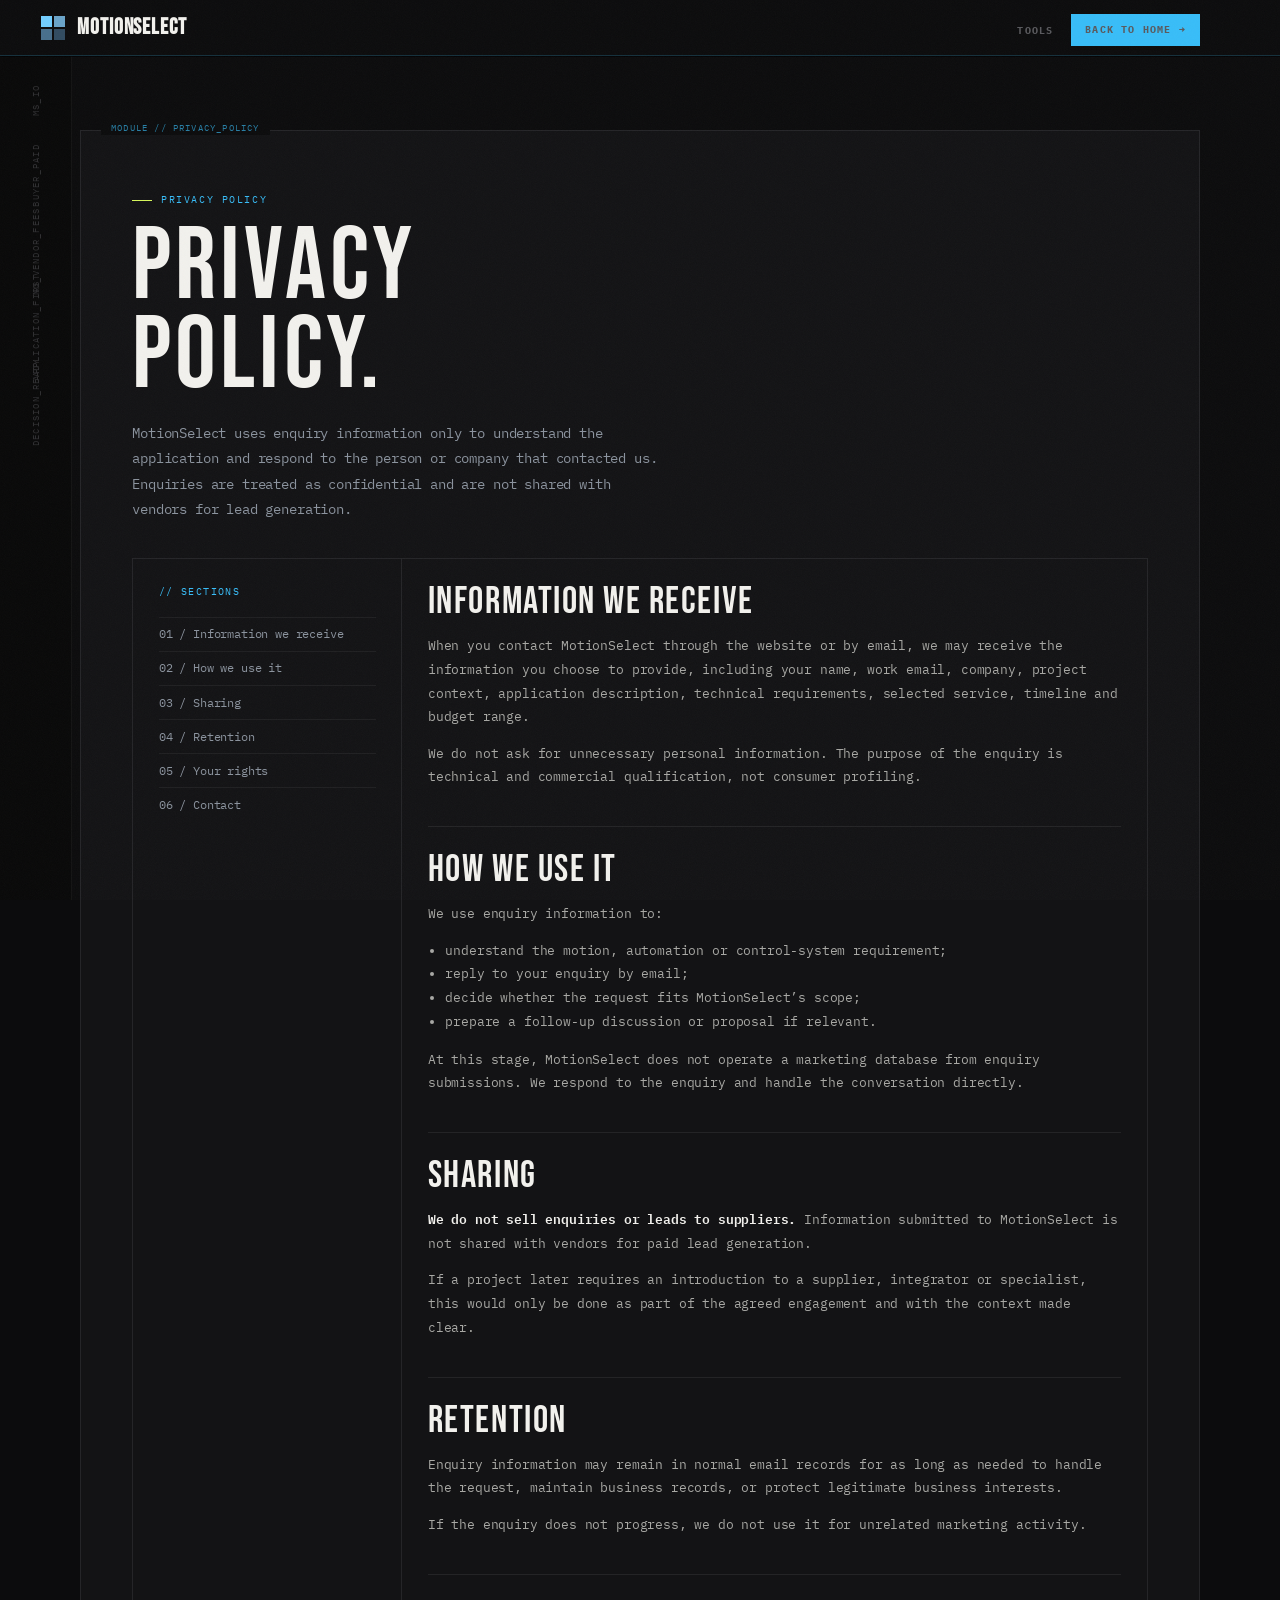
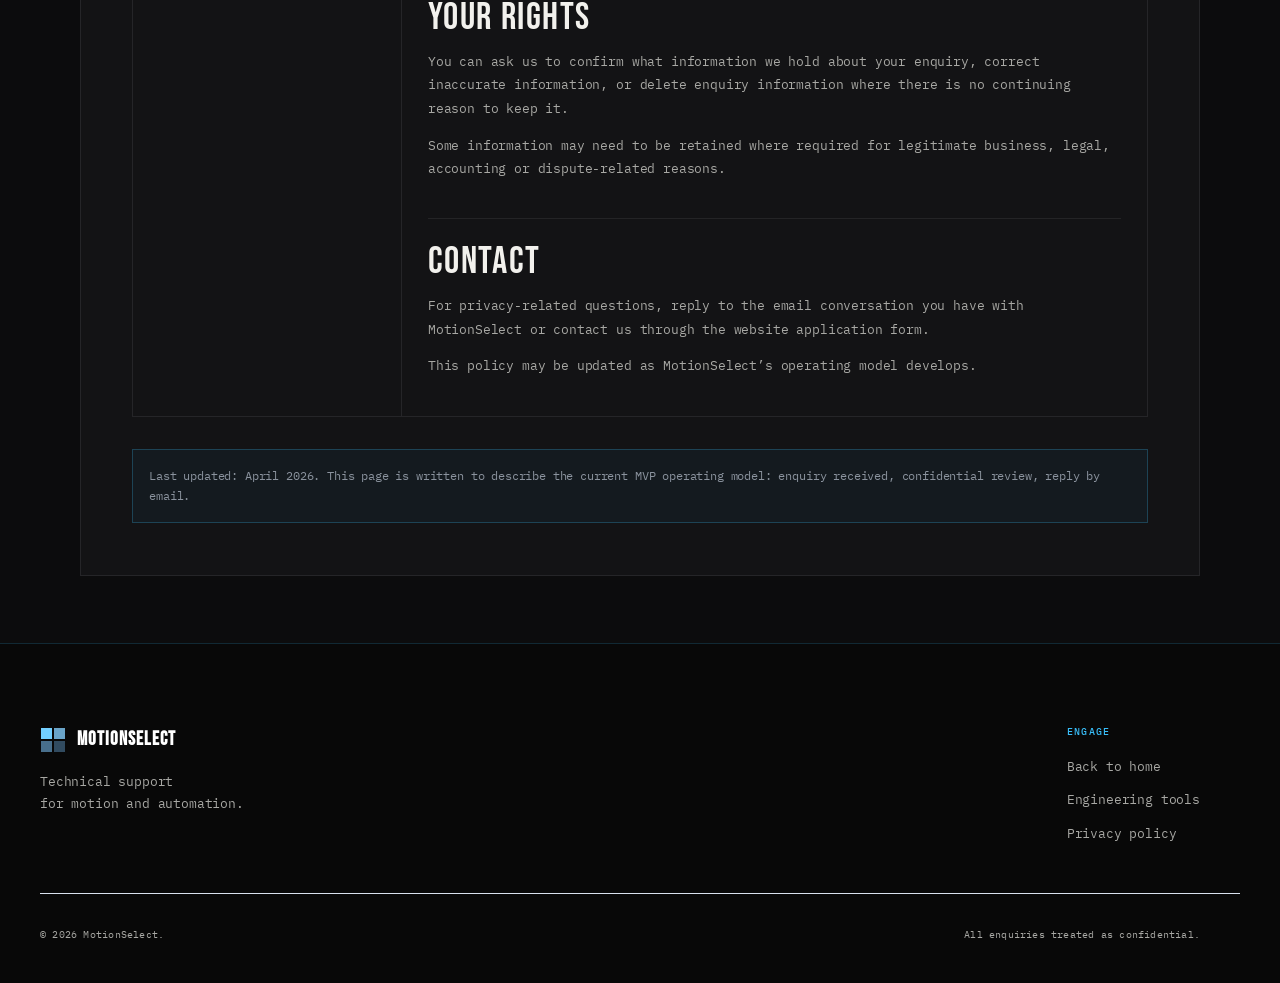
<file: privacy.html>
<!DOCTYPE html>
<html lang="en">
<head>
  <meta charset="UTF-8"/>
  <meta name="viewport" content="width=device-width, initial-scale=1.0"/>
  <link rel="icon" href="/favicon.ico" sizes="any">
<link rel="icon" type="image/svg+xml" href="/favicon.svg">
<link rel="icon" type="image/png" sizes="16x16" href="/favicon-16x16.png">
<link rel="icon" type="image/png" sizes="32x32" href="/favicon-32x32.png">
<link rel="icon" type="image/png" sizes="48x48" href="/favicon-48x48.png">
<link rel="apple-touch-icon" sizes="180x180" href="/apple-touch-icon.png">
<link rel="manifest" href="/site.webmanifest">
<title>Privacy Policy — MotionSelect</title>
  <meta name="description" content="MotionSelect privacy policy: how enquiry information is used to respond to application and technical support requests."/>
  <meta name="robots" content="index, follow"/>
  <link rel="canonical" href="https://motionselect.io/privacy.html"/>
  <meta property="og:title" content="Privacy Policy — MotionSelect"/>
  <meta property="og:description" content="How MotionSelect handles enquiry information submitted through the website or by email."/>
  <meta property="og:type" content="website"/>
  <link rel="preconnect" href="https://fonts.googleapis.com"/>
  <link rel="preconnect" href="https://fonts.gstatic.com" crossorigin/>
  <link href="https://fonts.googleapis.com/css2?family=Inter:wght@300;400;500;600;700;800&family=IBM+Plex+Mono:wght@400;500;600;700&family=Space+Grotesk:wght@700;800&family=Bebas+Neue&family=Barlow+Condensed:wght@700;800;900&display=swap" rel="stylesheet"/>
  <link rel="stylesheet" href="styles.css"/>
  <style>
    :root{--ms-ink:#07111f;--ms-muted:#536176;--ms-line:#dbe6f5;--ms-soft:#f6f9fe;--ms-soft2:#eef5ff;--ms-blue:#2563eb;--ms-blue2:#60a5fa;--ms-dark:#06101f;--ms-panel:#ffffff;--ms-shadow:0 24px 70px rgba(22,42,80,.12),0 0 0 1px rgba(37,99,235,.08)}
    body{background:#fff;color:var(--ms-ink)}
    .nav-wrap,.nav-wrap.scrolled{background:rgba(255,255,255,.96)!important;border-bottom:1px solid rgba(8,16,30,.08)!important;backdrop-filter:none!important;-webkit-backdrop-filter:none!important}
    .brand-mark{color:var(--ms-blue)!important;background:transparent!important}
    .brand-name{color:var(--ms-ink)!important}
    .nav-burger span{background:var(--ms-ink)!important}
    .nav-links a{color:#3e4b5f!important}.nav-links a:hover{background:rgba(37,99,235,.07)!important;color:var(--ms-ink)!important}.nav-cta{color:#fff!important;background:var(--ms-blue)!important}
    .msx-hero{position:relative;overflow:hidden;padding:calc(60px + 5.6rem) 0 5.8rem;background:linear-gradient(180deg,#ffffff 0%,#f8fbff 42%,#eef5ff 100%);isolation:isolate}.msx-hero:before{content:"";position:absolute;inset:0;background:radial-gradient(900px 420px at 12% 8%,rgba(96,165,250,.20),transparent 62%),radial-gradient(700px 420px at 92% 12%,rgba(37,99,235,.14),transparent 58%),radial-gradient(460px 260px at 60% 76%,rgba(14,165,233,.08),transparent 70%),conic-gradient(from 210deg at 78% 24%,rgba(37,99,235,.16),rgba(96,165,250,0) 24%,rgba(255,255,255,0) 58%,rgba(37,99,235,.10) 78%,rgba(37,99,235,.16) 100%);opacity:.95;z-index:-2}.msx-hero:after{content:"";position:absolute;right:-140px;top:60px;width:760px;height:760px;border-radius:50%;background:radial-gradient(circle at center,rgba(255,255,255,0) 58%,rgba(37,99,235,.15) 59%,rgba(37,99,235,.04) 63%,rgba(255,255,255,0) 67%);transform:rotate(-16deg);filter:blur(.2px);z-index:-1}.msx-hero-grid{display:grid;grid-template-columns:minmax(0,1.02fr) minmax(360px,.8fr);gap:clamp(2.5rem,5vw,5.2rem);align-items:center}.msx-kicker{display:inline-flex;align-items:center;gap:.55rem;padding:.42rem .78rem;border:1px solid rgba(37,99,235,.18);border-radius:999px;background:#fff;box-shadow:0 8px 28px rgba(37,99,235,.06);font-family:var(--mono);font-size:.68rem;letter-spacing:.08em;text-transform:uppercase;color:var(--ms-blue);margin-bottom:1.35rem}.msx-kicker:before{content:"";width:6px;height:6px;border-radius:50%;background:var(--ms-blue2);box-shadow:0 0 0 4px rgba(96,165,250,.18)}.msx-h1{font-size:clamp(3rem,6vw,5.7rem);line-height:.94;letter-spacing:-.065em;font-weight:800;color:var(--ms-ink);max-width:9.6ch;margin:0 0 1.35rem}.msx-h1 span{display:block;background:linear-gradient(135deg,#1840b4 0%,#2563eb 46%,#60a5fa 100%);-webkit-background-clip:text;background-clip:text;-webkit-text-fill-color:transparent}.msx-sub{font-size:clamp(1rem,1.35vw,1.12rem);line-height:1.72;color:#344155;max-width:56ch;margin:0 0 1.85rem}.msx-actions{display:flex;flex-wrap:wrap;gap:.75rem;margin-bottom:1.8rem}.msx-proof{display:grid;grid-template-columns:repeat(3,1fr);max-width:650px;border:1px solid rgba(255,255,255,.65);border-radius:14px;overflow:hidden;background:rgba(255,255,255,.76);backdrop-filter:blur(10px);-webkit-backdrop-filter:blur(10px);box-shadow:0 16px 44px rgba(22,42,80,.07)}.msx-proof div{padding:.88rem 1rem;border-right:1px solid var(--ms-line)}.msx-proof div:last-child{border-right:0}.msx-proof strong{display:block;font-family:var(--mono);font-size:.66rem;letter-spacing:.07em;text-transform:uppercase;color:var(--ms-blue);margin-bottom:.16rem}.msx-proof span{display:block;font-size:.78rem;color:var(--ms-muted);line-height:1.45}
    .selector-board{position:relative;background:linear-gradient(180deg,#fff,#f9fbff);border:1px solid rgba(37,99,235,.14);border-radius:26px;box-shadow:var(--ms-shadow);padding:1.05rem;overflow:hidden}.selector-board:before{content:"";position:absolute;inset:0;background:radial-gradient(circle at 84% 5%,rgba(37,99,235,.14),transparent 34%);pointer-events:none}.board-top{position:relative;display:flex;justify-content:space-between;align-items:center;padding:.75rem .8rem 1rem;border-bottom:1px solid var(--ms-line);gap:1rem}.board-title{font-weight:700;letter-spacing:-.03em;color:var(--ms-ink)}.board-tag{font-family:var(--mono);font-size:.62rem;text-transform:uppercase;letter-spacing:.07em;color:var(--ms-blue);background:#eef5ff;border:1px solid #cfe0ff;border-radius:999px;padding:.32rem .55rem;white-space:nowrap}.board-stage{position:relative;padding:1rem .75rem;border-bottom:1px solid var(--ms-line)}.stage-label{font-family:var(--mono);font-size:.62rem;letter-spacing:.08em;text-transform:uppercase;color:#8190a6;margin-bottom:.7rem}.constraint-grid{display:grid;grid-template-columns:1fr 1fr;gap:.62rem}.constraint{background:#fff;border:1px solid #e2ebf8;border-radius:14px;padding:.78rem;box-shadow:0 8px 24px rgba(22,42,80,.045)}.constraint b{display:block;font-size:.8rem;letter-spacing:-.01em;color:var(--ms-ink);margin-bottom:.38rem}.meter{height:5px;border-radius:999px;background:#edf3fb;overflow:hidden}.meter i{display:block;height:100%;border-radius:999px;background:linear-gradient(90deg,#2563eb,#60a5fa)}.route-map{position:relative;display:grid;grid-template-columns:1fr 36px 1fr 36px 1fr;align-items:center;gap:.3rem;margin-top:.95rem}.route-card{min-height:70px;border-radius:14px;border:1px solid #dfe9f8;background:linear-gradient(180deg,#fff,#f7faff);padding:.65rem}.route-card small{display:block;font-family:var(--mono);font-size:.58rem;color:#8190a6;letter-spacing:.06em;text-transform:uppercase}.route-card span{display:block;font-size:.78rem;font-weight:600;line-height:1.25;color:var(--ms-ink);margin-top:.25rem}.route-arrow{height:1px;background:#b9cdf0;position:relative}.route-arrow:after{content:"";position:absolute;right:-1px;top:-4px;border-left:7px solid #b9cdf0;border-top:4px solid transparent;border-bottom:4px solid transparent}.shortlist{position:relative;display:flex;flex-direction:column;gap:.55rem;padding:1rem .75rem .75rem}.option{display:grid;grid-template-columns:34px 1fr auto;gap:.7rem;align-items:center;background:#fff;border:1px solid #dfe9f8;border-radius:14px;padding:.65rem .75rem;box-shadow:0 8px 24px rgba(22,42,80,.04)}.opt-num{width:34px;height:34px;border-radius:10px;display:flex;align-items:center;justify-content:center;background:#eef5ff;color:var(--ms-blue);font-family:var(--mono);font-size:.7rem;font-weight:600}.opt-main b{display:block;font-size:.82rem}.opt-main span{font-size:.72rem;color:var(--ms-muted)}.fit{font-family:var(--mono);font-size:.6rem;color:#15803d;background:#f0fdf4;border:1px solid #bbf7d0;border-radius:999px;padding:.24rem .45rem}.msx-strip{background:#07111f;color:#edf2ff;padding:1.15rem 0}.strip-grid{display:grid;grid-template-columns:1.2fr repeat(3,1fr);gap:1px;background:rgba(255,255,255,.08);border:1px solid rgba(255,255,255,.08);border-radius:16px;overflow:hidden}.strip-item{background:#07111f;padding:1rem 1.15rem}.strip-item strong{display:block;font-size:.82rem;letter-spacing:-.01em}.strip-item span{display:block;font-size:.76rem;color:rgba(237,242,255,.56);line-height:1.5;margin-top:.15rem}.strip-lead span{font-family:var(--mono);font-size:.65rem;letter-spacing:.08em;text-transform:uppercase;color:#93c5fd;margin-top:0}.msx-comparison{background:#fff}.comparison-grid{display:grid;grid-template-columns:1fr 1fr;gap:1rem}.compare-card{border:1px solid var(--ms-line);border-radius:18px;background:#fff;padding:1.35rem;box-shadow:var(--sh1)}.compare-card.bad{background:#fbfdff}.compare-card.good{border-color:rgba(37,99,235,.24);box-shadow:0 16px 44px rgba(37,99,235,.1)}.compare-card h3{font-size:1.02rem;letter-spacing:-.02em;margin-bottom:1rem}.compare-list{display:flex;flex-direction:column;gap:.75rem}.compare-list li{display:grid;grid-template-columns:22px 1fr;gap:.65rem;font-size:.9rem;color:var(--ms-muted);line-height:1.6}.mark{width:22px;height:22px;border-radius:50%;display:flex;align-items:center;justify-content:center;font-family:var(--mono);font-size:.7rem}.bad .mark{background:#fff1f2;color:#be123c}.good .mark{background:#eff6ff;color:var(--ms-blue)}.section-sub strong{color:var(--ms-ink)}details.faq-item{display:block}.faq-q{list-style:none}.faq-q::-webkit-details-marker{display:none}.faq-item[open] .faq-chevron{transform:rotate(180deg);color:var(--blue)}.faq-item[open] .faq-a{max-height:240px}.faq-item[open] .faq-q{background:var(--off)}
    @media(max-width:1024px){.msx-hero-grid{grid-template-columns:1fr}.selector-board{max-width:720px}.msx-h1{max-width:12ch}.strip-grid{grid-template-columns:1fr 1fr}.comparison-grid{grid-template-columns:1fr}}
    @media(max-width:600px){.msx-hero{padding:calc(60px + 3.6rem) 0 3.4rem}.msx-h1{font-size:clamp(2.65rem,14vw,4rem)}.msx-proof{grid-template-columns:1fr}.msx-proof div{border-right:0;border-bottom:1px solid var(--ms-line)}.msx-proof div:last-child{border-bottom:0}.constraint-grid,.strip-grid{grid-template-columns:1fr}.route-map{grid-template-columns:1fr;gap:.5rem}.route-arrow{height:22px;width:1px;margin:0 auto}.route-arrow:after{right:-4px;top:auto;bottom:-1px;border-left:4px solid transparent;border-right:4px solid transparent;border-top:7px solid #b9cdf0;border-bottom:0}.option{grid-template-columns:34px 1fr}.fit{grid-column:2;justify-self:start}.selector-board{border-radius:20px;padding:.75rem}.board-top{align-items:flex-start;flex-direction:column}.fg-row{grid-template-columns:1fr!important}}
  

    /* Clean light version — no black blocks, shorter hero, calmer visual */
    :root{--ms-ink:#07111f;--ms-muted:#536176;--ms-line:#dbe6f5;--ms-blue:#2563eb;--ms-blue2:#60a5fa;--ms-shadow:0 18px 52px rgba(22,42,80,.10),0 0 0 1px rgba(37,99,235,.08)}
    .msx-hero{padding:calc(60px + 3.6rem) 0 4rem!important;background:linear-gradient(180deg,#ffffff 0%,#f7fbff 100%)!important}
    .msx-hero:before{background:radial-gradient(820px 360px at 72% 16%,rgba(96,165,250,.16),transparent 66%),radial-gradient(620px 320px at 6% 12%,rgba(37,99,235,.08),transparent 66%)!important;opacity:1!important}
    .msx-hero:after{display:none!important}
    .msx-hero-grid{grid-template-columns:minmax(0,1.03fr) minmax(320px,.72fr)!important;gap:clamp(2rem,4vw,4rem)!important}
    .msx-kicker{margin-bottom:1rem!important;box-shadow:none!important;background:#f8fbff!important}
    .msx-h1{font-size:clamp(2.7rem,5.2vw,4.85rem)!important;max-width:10.8ch!important;margin-bottom:1.05rem!important;letter-spacing:-.06em!important}
    .msx-sub{max-width:48ch!important;margin-bottom:1.35rem!important;line-height:1.62!important}
    .msx-actions{margin-bottom:1.25rem!important}
    .msx-proof{grid-template-columns:repeat(3,1fr)!important;max-width:610px!important;background:#fff!important;backdrop-filter:none!important;-webkit-backdrop-filter:none!important;box-shadow:0 10px 30px rgba(22,42,80,.055)!important;border-color:#e3ecf8!important}
    .msx-proof div{padding:.72rem .85rem!important}
    .msx-proof span{font-size:.74rem!important}
    .selector-board.msx-clean-card{padding:1.15rem!important;border-radius:22px!important;background:#fff!important;box-shadow:var(--ms-shadow)!important;min-height:auto!important}
    .selector-board.msx-clean-card:before{display:none!important}
    .clean-flow-head{display:flex;justify-content:space-between;gap:1rem;align-items:flex-start;padding:.2rem .25rem 1rem;border-bottom:1px solid var(--ms-line)}
    .clean-flow-head span{font-family:var(--mono);font-size:.62rem;letter-spacing:.08em;text-transform:uppercase;color:var(--ms-blue)}
    .clean-flow-head strong{font-size:.95rem;line-height:1.25;letter-spacing:-.025em;color:var(--ms-ink);text-align:right}
    .clean-flow{display:flex;flex-direction:column;gap:.65rem;padding-top:1rem}
    .clean-node{position:relative;border:1px solid #e2ebf8;border-radius:15px;background:linear-gradient(180deg,#fff,#f8fbff);padding:.85rem .95rem}
    .clean-node small{display:block;font-family:var(--mono);font-size:.58rem;letter-spacing:.08em;color:var(--ms-blue);margin-bottom:.24rem}
    .clean-node b{display:block;font-size:.88rem;letter-spacing:-.015em;color:var(--ms-ink);margin-bottom:.16rem}
    .clean-node span{display:block;font-size:.76rem;line-height:1.45;color:var(--ms-muted)}
    .clean-node-final{border-color:rgba(37,99,235,.22);box-shadow:0 8px 22px rgba(37,99,235,.08)}
    .msx-light-section,.cases-section,.request-section,.site-footer{background:#fff!important;color:var(--ms-ink)!important;border-top:1px solid #edf2f8!important}
    .cases-grid{background:#dce8fa!important;border-color:#dce8fa!important}
    .case-card{background:#fff!important;color:var(--ms-ink)!important}
    .case-card:hover{background:#f9fbff!important}
    .case-title,.dark-h2{color:var(--ms-ink)!important}
    .case-body,.request-sub{color:var(--ms-muted)!important}
    .case-idx{color:rgba(37,99,235,.48)!important}
    .request-facts{background:#fff!important;border-color:var(--ms-line)!important}
    .rfact{border-bottom-color:#edf2f8!important}.rfact-label{color:#8190a6!important}.rfact-val{color:var(--ms-ink)!important}
    .request-right{box-shadow:0 18px 52px rgba(22,42,80,.10)!important}
    .footer-brand-link .brand-mark{color:var(--ms-blue)!important}.footer-brand-link .brand-name{color:var(--ms-ink)!important}
    .footer-tag,.fnav-col a,.footer-base p{color:var(--ms-muted)!important}.fnav-head{color:#9aa8ba!important}
    @media(max-width:1024px){.msx-hero-grid{grid-template-columns:1fr!important}.selector-board.msx-clean-card{max-width:560px!important}.msx-h1{max-width:11ch!important}}
    @media(max-width:600px){.msx-hero{padding:calc(60px + 2.6rem) 0 3rem!important}.msx-proof{grid-template-columns:1fr!important}.msx-proof div{border-right:0!important;border-bottom:1px solid var(--ms-line)!important}.msx-proof div:last-child{border-bottom:0!important}.clean-flow-head{flex-direction:column}.clean-flow-head strong{text-align:left}.selector-board.msx-clean-card{border-radius:18px!important}}


    /* MotionSelect palette pass — technical light + signal accents */
    :root{
      --ms-white:#ffffff;
      --ms-ice:#F6F9FF;
      --ms-ice-2:#EEF5FF;
      --ms-aluminium:#F3F6FA;
      --ms-line:#D8E6F7;
      --ms-ink:#07111F;
      --ms-muted:#536176;
      --ms-blue:#2563EB;
      --ms-blue-dark:#1D4ED8;
      --ms-cyan:#38BDF8;
      --ms-signal:#C8F230;
      --ms-signal-soft:#F3FFD0;
      --ms-shadow:0 18px 52px rgba(22,42,80,.10),0 0 0 1px rgba(37,99,235,.08);
    }

    body{background:var(--ms-white)!important;color:var(--ms-ink)!important}

    .nav-wrap,.nav-wrap.scrolled{
      background:rgba(255,255,255,.97)!important;
      border-bottom:1px solid rgba(7,17,31,.08)!important;
      box-shadow:0 8px 24px rgba(22,42,80,.035)!important;
    }
    .brand-mark{color:var(--ms-blue)!important}
    .brand-name{color:var(--ms-ink)!important}
    .nav-cta{background:var(--ms-blue)!important;border-color:var(--ms-blue-dark)!important;color:#fff!important}

    .msx-hero{
      padding:calc(60px + 3.4rem) 0 3.8rem!important;
      background:
        radial-gradient(760px 340px at 74% 10%,rgba(56,189,248,.15),transparent 66%),
        radial-gradient(620px 320px at 6% 14%,rgba(37,99,235,.09),transparent 68%),
        linear-gradient(180deg,var(--ms-white) 0%,var(--ms-ice) 100%)!important;
    }
    .msx-hero:before{
      background:
        linear-gradient(115deg,transparent 0%,transparent 54%,rgba(200,242,48,.16) 54.2%,transparent 55.4%),
        radial-gradient(360px 180px at 88% 72%,rgba(200,242,48,.10),transparent 70%)!important;
      opacity:1!important;
    }
    .msx-hero:after{display:none!important}
    .msx-kicker{
      background:var(--ms-white)!important;
      color:var(--ms-blue)!important;
      border-color:rgba(37,99,235,.16)!important;
      box-shadow:0 8px 24px rgba(37,99,235,.055)!important;
    }
    .msx-kicker:before{background:var(--ms-signal)!important;box-shadow:0 0 0 4px rgba(200,242,48,.22)!important}
    .msx-h1 span{
      background:linear-gradient(135deg,var(--ms-blue-dark) 0%,var(--ms-blue) 52%,var(--ms-cyan) 100%)!important;
      -webkit-background-clip:text!important;background-clip:text!important;-webkit-text-fill-color:transparent!important;
    }
    .btn-primary{background:var(--ms-blue)!important;border-color:var(--ms-blue-dark)!important;color:#fff!important}
    .btn-primary:hover{background:var(--ms-blue-dark)!important}
    .btn-ghost-dark{background:var(--ms-white)!important;color:var(--ms-ink)!important;border-color:var(--ms-line)!important;box-shadow:0 8px 20px rgba(22,42,80,.05)!important}

    .msx-proof{
      border-color:var(--ms-line)!important;
      box-shadow:0 12px 34px rgba(22,42,80,.06)!important;
    }
    .msx-proof strong{color:var(--ms-blue)!important}
    .msx-proof div:first-child strong::after,
    .msx-proof div:nth-child(2) strong::after,
    .msx-proof div:nth-child(3) strong::after{
      content:"";display:inline-block;width:6px;height:6px;margin-left:.4rem;border-radius:50%;background:var(--ms-signal);vertical-align:middle;
    }

    .selector-board.msx-clean-card{
      border-color:rgba(37,99,235,.14)!important;
      background:linear-gradient(180deg,var(--ms-white) 0%,#FBFDFF 100%)!important;
      box-shadow:var(--ms-shadow)!important;
    }
    .clean-flow-head span,.clean-node small{color:var(--ms-blue)!important}
    .clean-node{
      background:linear-gradient(180deg,var(--ms-white),var(--ms-ice))!important;
      border-color:#E0EAF8!important;
    }
    .clean-node-final{
      border-color:rgba(200,242,48,.65)!important;
      box-shadow:0 10px 24px rgba(200,242,48,.16)!important;
      background:linear-gradient(180deg,var(--ms-white),var(--ms-signal-soft))!important;
    }
    .clean-node-final small{color:#6D8E00!important}

    .msx-comparison{background:var(--ms-white)!important}
    .services-section{background:var(--ms-ice)!important;border-top:1px solid #E3ECF8!important;border-bottom:1px solid #E3ECF8!important}
    .process-section{background:var(--ms-white)!important}
    .cases-section.msx-light-section{
      background:
        radial-gradient(720px 260px at 82% 0%,rgba(200,242,48,.13),transparent 70%),
        linear-gradient(180deg,var(--ms-ice-2) 0%,var(--ms-ice) 100%)!important;
      border-top:1px solid #DDE9F8!important;
    }
    .principles-section{background:var(--ms-white)!important}
    .faq-section{background:var(--ms-ice)!important;border-top:1px solid #E3ECF8!important;border-bottom:1px solid #E3ECF8!important}
    .request-section.msx-light-section{
      background:
        radial-gradient(680px 260px at 14% 0%,rgba(56,189,248,.13),transparent 70%),
        linear-gradient(180deg,var(--ms-white) 0%,var(--ms-ice) 100%)!important;
      border-top:1px solid #DDE9F8!important;
    }
    .site-footer{background:var(--ms-white)!important;border-top:1px solid #E3ECF8!important}

    .compare-card.good{border-color:rgba(37,99,235,.22)!important;box-shadow:0 14px 38px rgba(37,99,235,.085)!important}
    .good .mark{background:var(--ms-signal-soft)!important;color:#5B7F00!important}
    .bad .mark{background:#F3F6FA!important;color:#64748B!important}

    .svc-card--featured{border-color:rgba(200,242,48,.70)!important;box-shadow:0 18px 42px rgba(200,242,48,.13),0 0 0 1px rgba(37,99,235,.06)!important}
    .svc-card--featured::before{background:linear-gradient(90deg,var(--ms-signal),var(--ms-cyan))!important}
    .svc-type--blue{color:var(--ms-blue)!important;background:var(--ms-ice-2)!important;border-color:#CFE0FF!important}

    .pstep-dot--last .pdot-inner{background:var(--ms-signal)!important}
    .pstep:hover .pstep-dot{box-shadow:0 0 0 5px var(--ms-signal-soft),var(--sh1)!important;border-color:rgba(200,242,48,.75)!important}
    .pstep-note{color:var(--ms-blue)!important}

    .cases-grid{background:#D8E6F7!important;border-color:#D8E6F7!important}
    .case-card{background:rgba(255,255,255,.86)!important}
    .case-card:hover{background:#FFFFFF!important}
    .case-card::after{background:linear-gradient(180deg,var(--ms-signal),transparent)!important}
    .case-idx{color:rgba(37,99,235,.52)!important}

    .principle:hover{background:var(--ms-ice)!important}
    .p-num{color:var(--ms-blue)!important}

    .request-facts{border-color:var(--ms-line)!important}
    .request-right{box-shadow:var(--ms-shadow)!important}
    .form-head-note{background:var(--ms-ice)!important;border-color:#E3ECF8!important}
    .form-head-note svg{color:var(--ms-blue)!important}

    ::selection{background:var(--ms-signal-soft)!important;color:var(--ms-ink)!important}


    /* Animated Selection Mesh — open field with soft fade, no hard rectangle */
    .msx-hero{isolation:isolate!important}
    .msx-hero-grid{position:relative;z-index:3}
    .msx-signal-field{
      position:absolute;
      right:max(-260px,calc((100vw - var(--mw))/2 - 300px));
      top:calc(60px + .6rem);
      width:min(1180px,76vw);
      height:640px;
      z-index:1;
      pointer-events:none;
      overflow:hidden;
      opacity:.88;
      background:transparent!important;
      border-radius:0!important;
      box-shadow:none!important;
      mask-image:
        linear-gradient(90deg, transparent 0%, rgba(0,0,0,.06) 9%, rgba(0,0,0,.44) 20%, rgba(0,0,0,1) 34%, rgba(0,0,0,1) 78%, rgba(0,0,0,.28) 92%, transparent 100%),
        linear-gradient(180deg, transparent 0%, rgba(0,0,0,.25) 10%, rgba(0,0,0,1) 24%, rgba(0,0,0,1) 76%, rgba(0,0,0,.36) 91%, transparent 100%);
      -webkit-mask-image:
        linear-gradient(90deg, transparent 0%, rgba(0,0,0,.06) 9%, rgba(0,0,0,.44) 20%, rgba(0,0,0,1) 34%, rgba(0,0,0,1) 78%, rgba(0,0,0,.28) 92%, transparent 100%),
        linear-gradient(180deg, transparent 0%, rgba(0,0,0,.25) 10%, rgba(0,0,0,1) 24%, rgba(0,0,0,1) 76%, rgba(0,0,0,.36) 91%, transparent 100%);
      mask-composite:intersect;
      -webkit-mask-composite:source-in;
    }
    .msx-signal-field::before{
      content:"";
      position:absolute;
      inset:0;
      background:
        radial-gradient(70% 55% at 72% 72%, rgba(56,189,248,.14) 0%, rgba(56,189,248,0) 62%),
        radial-gradient(60% 52% at 86% 82%, rgba(200,242,48,.13) 0%, rgba(200,242,48,0) 66%),
        linear-gradient(180deg, rgba(255,255,255,.28) 0%, rgba(255,255,255,.04) 30%, rgba(7,17,31,.035) 78%, rgba(255,255,255,0) 100%);
      mix-blend-mode:multiply;
      pointer-events:none;
      z-index:2;
    }
    .msx-mesh-canvas{
      display:block;
      width:100%;
      height:100%;
      position:relative;
      z-index:1;
    }
    @media (prefers-reduced-motion: reduce){
      .msx-signal-field{opacity:.70}
    }
    @media(max-width:1024px){
      .msx-signal-field{right:-260px;top:42%;width:120vw;height:500px;opacity:.52}
    }
    @media(max-width:600px){
      .msx-signal-field{display:none}
    }

    /* Full white background test — final visual trial */
    html, body{background:#ffffff!important;}
    .msx-hero,
    .msx-comparison,
    .services-section,
    .process-section,
    .cases-section,
    .cases-section.msx-light-section,
    .principles-section,
    .faq-section,
    .request-section,
    .request-section.msx-light-section,
    .site-footer{
      background:#ffffff!important;
      color:var(--ms-ink)!important;
    }
    .msx-hero{
      background:#ffffff!important;
    }
    .msx-hero:before{
      background:
        radial-gradient(760px 340px at 74% 10%,rgba(56,189,248,.10),transparent 66%),
        radial-gradient(620px 320px at 6% 14%,rgba(37,99,235,.055),transparent 68%),
        linear-gradient(115deg,transparent 0%,transparent 54%,rgba(200,242,48,.10) 54.2%,transparent 55.4%)!important;
      opacity:1!important;
    }
    .services-section,
    .faq-section{
      border-top:1px solid #edf2f8!important;
      border-bottom:1px solid #edf2f8!important;
    }
    .cases-section.msx-light-section,
    .request-section.msx-light-section{
      border-top:1px solid #edf2f8!important;
    }
    .cases-grid{
      background:#edf2f8!important;
      border-color:#edf2f8!important;
    }
    .case-card{
      background:#ffffff!important;
    }
    .case-card:hover,
    .principle:hover{
      background:#fbfdff!important;
    }
    .form-head-note,
    .svc-type--blue,
    .board-tag,
    .clean-node{
      background:#ffffff!important;
    }
    .clean-node{
      background:linear-gradient(180deg,#ffffff,#ffffff)!important;
    }
    .clean-node-final{
      background:linear-gradient(180deg,#ffffff,#fbffe9)!important;
    }
    .selector-board.msx-clean-card,
    .compare-card,
    .svc-card,
    .request-right,
    .request-facts{
      background:#ffffff!important;
    }
    .msx-proof{
      background:#ffffff!important;
    }


    /* Mesh lift + atmospheric fade — removes modular/block ending */
    .msx-signal-field{
      top:calc(60px - 2.4rem)!important;
      height:760px!important;
      width:min(1320px,84vw)!important;
      right:max(-320px,calc((100vw - var(--mw))/2 - 380px))!important;
      opacity:.82!important;
      overflow:visible!important;
      mask-image:
        linear-gradient(90deg, transparent 0%, rgba(0,0,0,.04) 7%, rgba(0,0,0,.38) 18%, rgba(0,0,0,.96) 31%, rgba(0,0,0,1) 72%, rgba(0,0,0,.34) 89%, transparent 100%),
        linear-gradient(180deg, transparent 0%, rgba(0,0,0,.18) 7%, rgba(0,0,0,.86) 18%, rgba(0,0,0,1) 58%, rgba(0,0,0,.52) 76%, rgba(0,0,0,.16) 90%, transparent 100%)!important;
      -webkit-mask-image:
        linear-gradient(90deg, transparent 0%, rgba(0,0,0,.04) 7%, rgba(0,0,0,.38) 18%, rgba(0,0,0,.96) 31%, rgba(0,0,0,1) 72%, rgba(0,0,0,.34) 89%, transparent 100%),
        linear-gradient(180deg, transparent 0%, rgba(0,0,0,.18) 7%, rgba(0,0,0,.86) 18%, rgba(0,0,0,1) 58%, rgba(0,0,0,.52) 76%, rgba(0,0,0,.16) 90%, transparent 100%)!important;
    }
    .msx-signal-field::before{
      background:
        radial-gradient(70% 52% at 72% 64%, rgba(56,189,248,.12) 0%, rgba(56,189,248,0) 68%),
        radial-gradient(58% 50% at 86% 70%, rgba(200,242,48,.10) 0%, rgba(200,242,48,0) 70%),
        linear-gradient(180deg, rgba(255,255,255,.38) 0%, rgba(255,255,255,.08) 22%, rgba(7,17,31,.025) 58%, rgba(255,255,255,0) 100%)!important;
    }
    @media(max-width:1024px){
      .msx-signal-field{top:22%!important;right:-320px!important;width:130vw!important;height:620px!important;opacity:.46!important}
    }

    /* Final mesh raise — high atmospheric field, no visible bottom cut */
    .msx-hero{overflow:hidden!important;}
    .msx-signal-field{
      top:calc(60px - 5.8rem)!important;
      height:940px!important;
      width:min(1420px,90vw)!important;
      right:max(-360px,calc((100vw - var(--mw))/2 - 430px))!important;
      opacity:.78!important;
      overflow:visible!important;
      mask-image:
        linear-gradient(90deg, transparent 0%, rgba(0,0,0,.03) 7%, rgba(0,0,0,.34) 18%, rgba(0,0,0,.95) 31%, rgba(0,0,0,1) 70%, rgba(0,0,0,.30) 88%, transparent 100%),
        linear-gradient(180deg, transparent 0%, rgba(0,0,0,.10) 5%, rgba(0,0,0,.78) 13%, rgba(0,0,0,1) 37%, rgba(0,0,0,.46) 55%, rgba(0,0,0,.16) 66%, transparent 78%, transparent 100%)!important;
      -webkit-mask-image:
        linear-gradient(90deg, transparent 0%, rgba(0,0,0,.03) 7%, rgba(0,0,0,.34) 18%, rgba(0,0,0,.95) 31%, rgba(0,0,0,1) 70%, rgba(0,0,0,.30) 88%, transparent 100%),
        linear-gradient(180deg, transparent 0%, rgba(0,0,0,.10) 5%, rgba(0,0,0,.78) 13%, rgba(0,0,0,1) 37%, rgba(0,0,0,.46) 55%, rgba(0,0,0,.16) 66%, transparent 78%, transparent 100%)!important;
    }
    .msx-signal-field::before{
      background:
        radial-gradient(70% 48% at 72% 46%, rgba(56,189,248,.115) 0%, rgba(56,189,248,0) 70%),
        radial-gradient(58% 44% at 88% 52%, rgba(200,242,48,.095) 0%, rgba(200,242,48,0) 72%),
        linear-gradient(180deg, rgba(255,255,255,.45) 0%, rgba(255,255,255,.12) 18%, rgba(7,17,31,.020) 46%, rgba(255,255,255,0) 72%)!important;
    }
    @media(max-width:1024px){.msx-signal-field{top:10%!important;right:-360px!important;width:140vw!important;height:760px!important;opacity:.42!important}}

  

    /* Soft module distinction test — atmospheric separation, no hard blocks */
    .section{
      position:relative;
      overflow:hidden;
      padding-top:clamp(4.8rem,7vw,6.4rem)!important;
      padding-bottom:clamp(4.8rem,7vw,6.4rem)!important;
      background:#fff!important;
      border-top:0!important;
      border-bottom:0!important;
      isolation:isolate;
    }
    .section > .container{position:relative;z-index:2}
    .section::before,
    .section::after{
      content:"";
      position:absolute;
      inset:auto 0 auto 0;
      pointer-events:none;
      z-index:0;
    }
    .msx-comparison::before{
      top:0;
      height:180px;
      background:
        radial-gradient(620px 180px at 16% 0%, rgba(37,99,235,.055), transparent 70%),
        linear-gradient(180deg, rgba(248,251,255,.88) 0%, rgba(255,255,255,0) 100%);
    }
    .services-section::before{
      top:0;
      height:220px;
      background:
        radial-gradient(560px 200px at 50% 8%, rgba(37,99,235,.06), transparent 72%),
        radial-gradient(360px 160px at 52% 12%, rgba(200,242,48,.08), transparent 74%);
    }
    .process-section::before{
      inset:0;
      background:
        linear-gradient(135deg, rgba(37,99,235,.035) 0, rgba(37,99,235,.035) 1px, transparent 1px, transparent 48px),
        radial-gradient(680px 180px at 84% 0%, rgba(56,189,248,.05), transparent 74%);
      opacity:.34;
      mask-image:linear-gradient(180deg, transparent 0%, rgba(0,0,0,.9) 18%, rgba(0,0,0,.9) 82%, transparent 100%);
      -webkit-mask-image:linear-gradient(180deg, transparent 0%, rgba(0,0,0,.9) 18%, rgba(0,0,0,.9) 82%, transparent 100%);
    }
    .cases-section::before{
      top:0;
      height:220px;
      background:
        radial-gradient(640px 200px at 84% 0%, rgba(200,242,48,.08), transparent 72%),
        linear-gradient(180deg, rgba(246,249,255,.55) 0%, rgba(255,255,255,0) 100%);
    }
    .principles-section::before{
      top:0;
      height:180px;
      background:radial-gradient(520px 170px at 18% 0%, rgba(37,99,235,.04), transparent 74%);
    }
    .faq-section::before{
      top:0;
      height:220px;
      background:
        radial-gradient(560px 190px at 82% 0%, rgba(56,189,248,.06), transparent 70%),
        linear-gradient(180deg, rgba(246,249,255,.5) 0%, rgba(255,255,255,0) 100%);
    }
    .request-section::before{
      inset:0;
      background:
        radial-gradient(460px 220px at 72% 52%, rgba(37,99,235,.065), transparent 72%),
        radial-gradient(320px 180px at 74% 48%, rgba(200,242,48,.08), transparent 74%),
        radial-gradient(520px 200px at 14% 0%, rgba(56,189,248,.045), transparent 78%);
    }

    /* Soft transitions between sections */
    .section + .section::after{
      top:-80px;
      height:160px;
      background:linear-gradient(180deg, rgba(255,255,255,0) 0%, rgba(246,249,255,.58) 48%, rgba(255,255,255,0) 100%);
      opacity:.9;
    }

    /* Card depth hierarchy */
    .compare-card,
    .svc-card,
    .case-card,
    .request-right,
    .request-facts,
    .selector-board.msx-clean-card,
    .faq-item,
    .principle{
      box-shadow:0 16px 38px rgba(22,42,80,.055), 0 0 0 1px rgba(37,99,235,.055)!important;
      border-color:rgba(216,230,247,.92)!important;
      background:#fff!important;
    }
    .svc-card--featured,
    .request-right,
    .selector-board.msx-clean-card{
      box-shadow:0 20px 50px rgba(22,42,80,.08), 0 0 0 1px rgba(37,99,235,.08)!important;
    }
    .compare-card.good{
      box-shadow:0 18px 44px rgba(37,99,235,.085), 0 0 0 1px rgba(37,99,235,.10)!important;
    }

    /* Services: spotlight the center card without coloring the whole section */
    .services-grid{position:relative;z-index:2}
    .svc-card--featured{position:relative;overflow:visible!important}
    .svc-card--featured::after{
      content:"";
      position:absolute;
      inset:-22px -26px -18px -26px;
      background:
        radial-gradient(52% 46% at 50% 16%, rgba(37,99,235,.10), transparent 72%),
        radial-gradient(46% 38% at 52% 24%, rgba(200,242,48,.13), transparent 74%);
      z-index:-1;
      pointer-events:none;
      filter:blur(14px);
      opacity:.85;
    }

    /* Process as airy technical lane */
    .process-track{position:relative;padding:1rem 0 .25rem}
    .process-track::before{
      content:"";
      position:absolute;
      inset:0;
      background:radial-gradient(560px 150px at 50% 18%, rgba(37,99,235,.045), transparent 76%);
      pointer-events:none;
      z-index:0;
    }
    .process-steps,.process-rail{position:relative;z-index:1}

    /* Use cases in ghost panel rather than block stripe */
    .cases-grid{
      background:rgba(246,249,255,.78)!important;
      border:1px solid rgba(216,230,247,.92)!important;
      border-radius:26px!important;
      padding:1px!important;
      box-shadow:0 20px 48px rgba(22,42,80,.04)!important;
    }
    .case-card{
      background:rgba(255,255,255,.9)!important;
      backdrop-filter:saturate(105%) blur(1px);
      -webkit-backdrop-filter:saturate(105%) blur(1px);
    }

    /* Principles and FAQ: lighter internal rhythm */
    .principles-list{gap:0!important;border-top:1px solid rgba(216,230,247,.88)}
    .principle{
      border-radius:18px!important;
      margin-top:12px!important;
    }
    .principle:hover{transform:none!important;background:#fbfdff!important}
    .faq-list{display:flex;flex-direction:column;gap:.8rem}
    .faq-item{
      border-radius:18px!important;
      overflow:hidden;
      background:#fff!important;
    }

    /* Request close with soft emphasis */
    .request-layout{position:relative;z-index:2}
    .request-right{position:relative;overflow:visible!important}
    .request-right::after{
      content:"";
      position:absolute;
      inset:-16px -18px -18px -18px;
      background:
        radial-gradient(56% 48% at 52% 18%, rgba(37,99,235,.09), transparent 72%),
        radial-gradient(44% 36% at 54% 20%, rgba(200,242,48,.11), transparent 74%);
      filter:blur(16px);
      z-index:-1;
      opacity:.82;
      pointer-events:none;
    }

    @media(max-width:1024px){
      .section{padding-top:4.4rem!important;padding-bottom:4.4rem!important}
      .svc-card--featured::after,
      .request-right::after{inset:-14px -12px -12px -12px}
    }
    @media(max-width:600px){
      .section{padding-top:4rem!important;padding-bottom:4rem!important}
      .section + .section::after{top:-52px;height:104px}
      .cases-grid{border-radius:20px!important}
      .principle,.faq-item{border-radius:16px!important}
    }



    /* Brutal-soft hybrid pass — brutalism without losing the premium technical base */
    :root{
      --br-bg:#F7F6EF;
      --br-ink:#050505;
      --br-panel:#FFFFFF;
      --br-line:#050505;
      --br-muted:#5A5A52;
      --br-orange:#FF5F1F;
      --br-green:#C8F230;
      --br-blue:#174EEF;
      --br-shadow:8px 8px 0 rgba(5,5,5,.92);
      --br-shadow-soft:5px 5px 0 rgba(5,5,5,.86);
    }

    html,body{background:var(--br-bg)!important;color:var(--br-ink)!important;}
    body{
      background:
        linear-gradient(rgba(5,5,5,.018) 50%, rgba(255,255,255,0) 50%),
        linear-gradient(90deg, rgba(255,95,31,.018), rgba(23,78,239,.014), rgba(200,242,48,.014)),
        var(--br-bg)!important;
      background-size:100% 3px, 6px 100%, auto!important;
    }

    .msx-telemetry-rail{
      position:fixed;
      left:0;top:0;bottom:0;
      width:42px;
      z-index:70;
      border-right:2px solid var(--br-line);
      background:#fff;
      display:flex;
      flex-direction:column;
      align-items:center;
      justify-content:space-around;
      font-family:var(--mono);
      font-size:.58rem;
      letter-spacing:.12em;
      color:rgba(5,5,5,.52);
      pointer-events:none;
    }
    .msx-telemetry-rail span{writing-mode:vertical-rl;transform:rotate(180deg);white-space:nowrap;}
    .msx-crosshair{
      position:fixed;
      right:18px;bottom:18px;
      width:38px;height:38px;
      z-index:69;
      pointer-events:none;
      opacity:.38;
      background:
        linear-gradient(90deg, transparent 0 17px, var(--br-orange) 17px 19px, transparent 19px),
        linear-gradient(0deg, transparent 0 17px, var(--br-orange) 17px 19px, transparent 19px);
    }

    .container{max-width:1180px!important;}
    @media(min-width:980px){.nav.container,.msx-hero .container,.section .container,.site-footer .container,.brutal-command-band .container{padding-left:calc(var(--pad) + 28px)!important;}}

    .nav-wrap,.nav-wrap.scrolled{
      background:#fff!important;
      border-bottom:2px solid var(--br-line)!important;
      box-shadow:none!important;
    }
    .brand-name{
      font-family:'Space Grotesk',Inter,sans-serif!important;
      text-transform:uppercase!important;
      letter-spacing:-.055em!important;
      color:var(--br-ink)!important;
    }
    .brand-mark{color:var(--br-ink)!important;filter:none!important;}
    .nav-links a{
      color:var(--br-ink)!important;
      font-family:var(--mono)!important;
      font-size:.72rem!important;
      text-transform:uppercase!important;
      letter-spacing:.05em!important;
      border:1px solid transparent!important;
      border-radius:0!important;
    }
    .nav-links a:hover{background:var(--br-green)!important;color:#050505!important;border-color:#050505!important;}
    .nav-cta{
      background:var(--br-ink)!important;
      color:#fff!important;
      border:2px solid var(--br-ink)!important;
      box-shadow:4px 4px 0 var(--br-orange)!important;
      border-radius:0!important;
    }

    .msx-hero{
      background:
        radial-gradient(700px 300px at 79% 20%,rgba(23,78,239,.13),transparent 67%),
        linear-gradient(90deg,rgba(5,5,5,.035) 1px, transparent 1px),
        linear-gradient(180deg,#fff 0%,var(--br-bg) 100%)!important;
      background-size:auto,44px 44px,auto!important;
      border-bottom:2px solid var(--br-line)!important;
      padding-top:calc(60px + 3.7rem)!important;
    }
    .msx-hero:before{
      background:
        linear-gradient(115deg,transparent 0%,transparent 54%,rgba(255,95,31,.18) 54.2%,transparent 55.25%),
        radial-gradient(420px 180px at 82% 70%,rgba(200,242,48,.13),transparent 70%)!important;
    }
    .msx-kicker{
      border:2px solid var(--br-line)!important;
      border-radius:0!important;
      background:#fff!important;
      color:var(--br-ink)!important;
      box-shadow:var(--br-shadow-soft)!important;
      padding:.52rem .76rem!important;
    }
    .msx-kicker:before{border-radius:0!important;background:var(--br-orange)!important;box-shadow:none!important;}
    .msx-h1{
      font-family:'Space Grotesk',Inter,sans-serif!important;
      text-transform:uppercase!important;
      letter-spacing:-.09em!important;
      line-height:.84!important;
      color:var(--br-ink)!important;
      max-width:11ch!important;
      text-shadow:none!important;
    }
    .msx-h1 span{
      background:none!important;
      -webkit-text-fill-color:var(--br-blue)!important;
      color:var(--br-blue)!important;
      position:relative;
      display:inline-block!important;
    }
    .msx-h1 span::after{
      content:"";
      position:absolute;left:.04em;right:-.02em;bottom:.04em;height:.18em;
      background:var(--br-green);
      z-index:-1;
      transform:skew(-10deg);
    }
    .msx-sub{color:#252521!important;font-weight:520!important;max-width:54ch!important;}

    .btn{border-radius:0!important;font-family:var(--mono)!important;text-transform:uppercase!important;letter-spacing:.035em!important;font-weight:700!important;}
    .btn-primary{
      background:var(--br-ink)!important;
      color:#fff!important;
      border:2px solid var(--br-ink)!important;
      box-shadow:var(--br-shadow)!important;
    }
    .btn-primary:hover{background:var(--br-orange)!important;color:#050505!important;transform:translate(-3px,-3px)!important;box-shadow:11px 11px 0 rgba(5,5,5,.92)!important;}
    .btn-ghost-dark{background:#fff!important;color:#050505!important;border:2px solid #050505!important;box-shadow:4px 4px 0 rgba(5,5,5,.9)!important;}

    .msx-proof{
      border:2px solid var(--br-line)!important;
      border-radius:0!important;
      box-shadow:var(--br-shadow-soft)!important;
      background:#fff!important;
    }
    .msx-proof div{border-right:2px solid var(--br-line)!important;}
    .msx-proof strong{color:var(--br-ink)!important;font-weight:800!important;}
    .msx-proof span{color:var(--br-muted)!important;}

    .selector-board.msx-clean-card{
      border:2px solid var(--br-line)!important;
      border-radius:0!important;
      background:#fff!important;
      box-shadow:var(--br-shadow)!important;
      transform:rotate(.25deg);
    }
    .clean-flow-head{border-bottom:2px solid var(--br-line)!important;}
    .clean-flow-head span,.clean-node small{color:var(--br-orange)!important;font-weight:800!important;}
    .clean-flow-head strong{font-family:var(--mono)!important;text-transform:uppercase!important;color:var(--br-ink)!important;}
    .clean-node{
      border:2px solid var(--br-line)!important;
      border-radius:0!important;
      background:#fff!important;
      box-shadow:3px 3px 0 rgba(5,5,5,.9)!important;
    }
    .clean-node-final{background:var(--br-green)!important;border-color:#050505!important;}
    .clean-node b{color:#050505!important;text-transform:uppercase!important;}

    .msx-signal-field{mix-blend-mode:multiply!important;opacity:.68!important;filter:contrast(1.18) saturate(1.1)!important;}

    .brutal-command-band{
      position:relative;
      background:var(--br-ink);
      color:#fff;
      border-top:2px solid var(--br-line);
      border-bottom:2px solid var(--br-line);
      padding:0;
      overflow:hidden;
    }
    .brutal-command-band::before{
      content:"";position:absolute;inset:0;
      background:
        linear-gradient(90deg,rgba(255,255,255,.07) 1px,transparent 1px),
        linear-gradient(180deg,rgba(255,255,255,.05) 1px,transparent 1px);
      background-size:38px 38px;
      opacity:.45;
      pointer-events:none;
    }
    .brutal-command-grid{
      position:relative;z-index:1;
      display:grid;
      grid-template-columns:1.55fr repeat(3,1fr);
      border-left:2px solid rgba(255,255,255,.22);
      border-right:2px solid rgba(255,255,255,.22);
    }
    .brutal-command-lead,.brutal-command-cell{padding:1.15rem 1.2rem;border-right:2px solid rgba(255,255,255,.22);}
    .brutal-command-cell:last-child{border-right:0;}
    .brutal-command-lead span{display:block;font-family:var(--mono);font-size:.65rem;letter-spacing:.12em;color:var(--br-green);margin-bottom:.35rem;}
    .brutal-command-lead strong{display:block;font-family:'Space Grotesk',Inter,sans-serif;font-size:clamp(1.1rem,2vw,1.7rem);line-height:1;letter-spacing:-.045em;text-transform:uppercase;}
    .brutal-command-cell b{display:block;font-family:'Space Grotesk',Inter,sans-serif;color:var(--br-orange);font-size:2rem;line-height:1;}
    .brutal-command-cell span{display:block;font-family:var(--mono);font-size:.72rem;color:rgba(255,255,255,.72);text-transform:uppercase;margin-top:.25rem;}

    .section{
      background:var(--br-bg)!important;
      border-bottom:2px solid rgba(5,5,5,.14)!important;
      padding-top:clamp(4.9rem,7vw,6.6rem)!important;
      padding-bottom:clamp(4.9rem,7vw,6.6rem)!important;
    }
    .section::before{opacity:.72!important;}
    .section + .section::after{display:none!important;}
    .section-header{border-left:8px solid var(--br-ink);padding-left:1.1rem;margin-bottom:2.1rem!important;}
    .eyebrow{
      color:var(--br-orange)!important;
      font-family:var(--mono)!important;
      letter-spacing:.15em!important;
      font-weight:800!important;
    }
    .eyebrow::before{border-radius:0!important;background:var(--br-green)!important;box-shadow:none!important;}
    .section-h2{
      font-family:'Space Grotesk',Inter,sans-serif!important;
      text-transform:uppercase!important;
      letter-spacing:-.065em!important;
      color:var(--br-ink)!important;
    }
    .section-sub,.faq-intro,.request-sub{color:#33332e!important;font-weight:520!important;}

    .compare-card,.svc-card,.case-card,.request-right,.request-facts,.faq-item,.principle{
      background:#fff!important;
      border:2px solid var(--br-line)!important;
      border-radius:0!important;
      box-shadow:var(--br-shadow-soft)!important;
    }
    .compare-card.good{box-shadow:var(--br-shadow)!important;background:#fff!important;}
    .compare-card.bad{background:#f7f7f2!important;}
    .compare-card h3,.svc-name,.case-title,.p-title,.pstep-title{font-family:'Space Grotesk',Inter,sans-serif!important;text-transform:uppercase!important;letter-spacing:-.035em!important;color:#050505!important;}
    .compare-list li,.svc-desc,.case-body,.p-body,.pstep-text{color:#3f3f39!important;}
    .mark{border-radius:0!important;border:2px solid #050505!important;font-weight:900!important;}
    .bad .mark{background:#fff!important;color:var(--br-orange)!important;}
    .good .mark{background:var(--br-green)!important;color:#050505!important;}

    .services-grid{gap:1.05rem!important;}
    .svc-card{padding:1.35rem!important;}
    .svc-card--featured{
      transform:translateY(-8px) rotate(-.18deg)!important;
      background:linear-gradient(180deg,#fff 0%,#FFFFF7 100%)!important;
      box-shadow:10px 10px 0 var(--br-orange)!important;
    }
    .svc-card--featured::before{height:6px!important;background:var(--br-green)!important;}
    .svc-card--featured::after{filter:none!important;opacity:.22!important;background:var(--br-orange)!important;inset:-8px!important;}
    .svc-type,.svc-type--blue{border:2px solid #050505!important;border-radius:0!important;background:#fff!important;color:#050505!important;font-family:var(--mono)!important;font-weight:800!important;}
    .svc-idx,.case-idx,.p-num,.pstep-idx{color:var(--br-orange)!important;font-family:var(--mono)!important;font-weight:900!important;}
    .svc-table{border-top:2px solid #050505!important;border-bottom:2px solid #050505!important;}
    .svc-btn{font-family:var(--mono)!important;text-transform:uppercase!important;color:#050505!important;font-weight:800!important;}

    .process-section::before{opacity:.78!important;background:linear-gradient(135deg, rgba(5,5,5,.06) 0, rgba(5,5,5,.06) 1px, transparent 1px, transparent 34px)!important;}
    .process-track{border:2px solid #050505;background:#fff;box-shadow:var(--br-shadow-soft);padding:1.2rem!important;}
    .pstep-dot{border:2px solid #050505!important;border-radius:0!important;background:#fff!important;}
    .pdot-inner{border-radius:0!important;background:var(--br-orange)!important;}
    .pstep-dot--last .pdot-inner{background:var(--br-green)!important;box-shadow:none!important;}
    .pstep-note{font-family:var(--mono)!important;color:var(--br-blue)!important;font-weight:800!important;}

    .cases-grid{
      background:#fff!important;
      border:2px solid #050505!important;
      border-radius:0!important;
      padding:0!important;
      gap:0!important;
      box-shadow:var(--br-shadow)!important;
      overflow:hidden;
    }
    .case-card{
      border:0!important;
      border-right:2px solid #050505!important;
      border-bottom:2px solid #050505!important;
      box-shadow:none!important;
      backdrop-filter:none!important;
      -webkit-backdrop-filter:none!important;
    }
    .case-card:nth-child(3n){border-right:0!important;}
    .case-card::after{background:var(--br-orange)!important;width:5px!important;opacity:1!important;}
    .case-card:hover{background:var(--br-green)!important;transform:none!important;}

    .principles-list{border-top:2px solid #050505!important;}
    .principle{margin-top:0!important;border-top:0!important;box-shadow:none!important;border-left:2px solid #050505!important;border-right:2px solid #050505!important;border-bottom:2px solid #050505!important;background:#fff!important;}
    .principle:hover{background:var(--br-green)!important;}

    .faq-layout{align-items:start;}
    .faq-item{box-shadow:4px 4px 0 #050505!important;}
    .faq-q{background:#fff!important;border-bottom:2px solid transparent!important;}
    .faq-item[open] .faq-q{background:#050505!important;color:#fff!important;border-bottom-color:#050505!important;}
    .faq-a p{color:#3f3f39!important;}

    .request-section{background:#fff!important;}
    .request-facts{background:#fff!important;}
    .rfact{border-bottom:2px solid #050505!important;}
    .rfact-label{font-family:var(--mono)!important;color:var(--br-orange)!important;text-transform:uppercase!important;font-weight:800!important;}
    .rfact-val{color:#050505!important;font-weight:800!important;}
    .request-right{box-shadow:var(--br-shadow)!important;}
    .form-head-note{background:#050505!important;color:#fff!important;border:0!important;border-radius:0!important;}
    .form-head-note svg{color:var(--br-green)!important;}
    .fg label{font-family:var(--mono)!important;text-transform:uppercase!important;font-size:.72rem!important;color:#050505!important;font-weight:800!important;}
    input,select,textarea{border:2px solid #050505!important;border-radius:0!important;background:#fff!important;color:#050505!important;box-shadow:none!important;}
    input:focus,select:focus,textarea:focus{outline:0!important;border-color:var(--br-orange)!important;box-shadow:4px 4px 0 rgba(255,95,31,.45)!important;}

    .site-footer{background:#050505!important;color:#fff!important;border-top:2px solid #050505!important;}
    .site-footer .brand-name,.site-footer .brand-mark{color:#fff!important;}
    .footer-tag,.fnav-col a,.footer-base p{color:rgba(255,255,255,.68)!important;}
    .fnav-head{color:var(--br-green)!important;font-family:var(--mono)!important;}

    ::selection{background:var(--br-orange)!important;color:#050505!important;}

    @media(max-width:1024px){
      .msx-telemetry-rail{display:none;}
      .nav.container,.msx-hero .container,.section .container,.site-footer .container,.brutal-command-band .container{padding-left:var(--pad)!important;}
      .brutal-command-grid{grid-template-columns:1fr 1fr;}
      .brutal-command-lead{grid-column:1/-1;border-bottom:2px solid rgba(255,255,255,.22);}
      .case-card:nth-child(3n){border-right:2px solid #050505!important;}
      .case-card:nth-child(2n){border-right:0!important;}
    }
    @media(max-width:640px){
      .msx-h1{font-size:clamp(2.85rem,16vw,4.3rem)!important;}
      .brutal-command-grid{grid-template-columns:1fr;}
      .brutal-command-lead,.brutal-command-cell{border-right:0;border-bottom:2px solid rgba(255,255,255,.22);}
      .brutal-command-cell:last-child{border-bottom:0;}
      .case-card,.case-card:nth-child(2n),.case-card:nth-child(3n){border-right:0!important;}
      .msx-proof div{border-right:0!important;border-bottom:2px solid #050505!important;}
      .msx-proof div:last-child{border-bottom:0!important;}
    }



    /* Brutal Acid Mono pass — fewer colours, stronger type, controlled brutality */
    :root{
      --br-bg:#F4F1E6!important;
      --br-ink:#050505!important;
      --br-panel:#FFFFFF!important;
      --br-line:#050505!important;
      --br-muted:#4C4A43!important;
      --br-green:#C8F230!important;
      --br-green-soft:#F0FF9A!important;
      --br-blue:#174EEF!important;
      --br-orange:#C8F230!important; /* kill orange: remapped to acid green */
      --ms-blue:#174EEF!important;
      --ms-blue2:#174EEF!important;
      --ms-cyan:#174EEF!important;
      --ms-signal:#C8F230!important;
      --ms-signal-soft:#F0FF9A!important;
      --br-shadow:10px 10px 0 #050505!important;
      --br-shadow-soft:6px 6px 0 #050505!important;
    }

    html,body{background:var(--br-bg)!important;color:var(--br-ink)!important;}
    body{
      background:
        linear-gradient(rgba(5,5,5,.022) 50%, rgba(255,255,255,0) 50%),
        linear-gradient(90deg, rgba(5,5,5,.022) 1px, transparent 1px),
        var(--br-bg)!important;
      background-size:100% 3px, 42px 42px, auto!important;
    }

    .msx-crosshair{opacity:.24!important;background:
      linear-gradient(90deg, transparent 0 17px, var(--br-green) 17px 19px, transparent 19px),
      linear-gradient(0deg, transparent 0 17px, var(--br-green) 17px 19px, transparent 19px)!important;
    }
    .msx-telemetry-rail{background:#fff!important;border-right:2px solid #050505!important;color:rgba(5,5,5,.66)!important;font-weight:800!important;}

    .brand-mark{color:#050505!important;}
    .brand-name{
      font-family:'Space Grotesk',Inter,sans-serif!important;
      font-weight:800!important;
      text-transform:uppercase!important;
      letter-spacing:-.06em!important;
      color:#050505!important;
    }
    .nav-wrap,.nav-wrap.scrolled{background:#fff!important;border-bottom:3px solid #050505!important;}
    .nav-links a{color:#050505!important;font-weight:800!important;}
    .nav-links a:hover{background:var(--br-green)!important;color:#050505!important;border-color:#050505!important;}
    .nav-cta{background:#050505!important;color:#fff!important;border:2px solid #050505!important;box-shadow:5px 5px 0 var(--br-green)!important;}
    .nav-cta:hover{background:var(--br-green)!important;color:#050505!important;box-shadow:5px 5px 0 #050505!important;}

    .msx-hero{
      background:
        radial-gradient(740px 300px at 82% 18%,rgba(23,78,239,.10),transparent 68%),
        linear-gradient(90deg,rgba(5,5,5,.04) 1px, transparent 1px),
        linear-gradient(180deg,#fff 0%,var(--br-bg) 100%)!important;
      background-size:auto,42px 42px,auto!important;
      border-bottom:3px solid #050505!important;
    }
    .msx-hero:before{
      background:
        linear-gradient(115deg,transparent 0%,transparent 54%,rgba(200,242,48,.20) 54.15%,transparent 55.1%),
        radial-gradient(420px 180px at 82% 70%,rgba(200,242,48,.12),transparent 70%)!important;
    }
    .msx-kicker{background:#fff!important;color:#050505!important;border:2px solid #050505!important;border-radius:0!important;box-shadow:6px 6px 0 #050505!important;font-weight:800!important;}
    .msx-kicker:before{background:var(--br-green)!important;border-radius:0!important;box-shadow:none!important;}
    .msx-h1{
      font-family:'Space Grotesk',Inter,sans-serif!important;
      text-transform:uppercase!important;
      letter-spacing:-.095em!important;
      line-height:.82!important;
      color:#050505!important;
      font-weight:800!important;
      text-shadow:none!important;
    }
    .msx-h1 span{
      background:none!important;
      color:#050505!important;
      -webkit-text-fill-color:#050505!important;
      text-decoration:none!important;
    }
    .msx-h1 span::after{background:var(--br-green)!important;height:.22em!important;bottom:.02em!important;z-index:-1!important;}
    .msx-sub{color:#24231F!important;font-weight:650!important;}

    .btn{border-radius:0!important;font-family:var(--mono)!important;text-transform:uppercase!important;font-weight:900!important;}
    .btn-primary{background:#050505!important;color:#fff!important;border:2px solid #050505!important;box-shadow:10px 10px 0 #050505!important;}
    .btn-primary:hover{background:var(--br-green)!important;color:#050505!important;box-shadow:12px 12px 0 #050505!important;transform:translate(-2px,-2px)!important;}
    .btn-ghost-dark{background:#fff!important;color:#050505!important;border:2px solid #050505!important;box-shadow:5px 5px 0 #050505!important;}
    .btn-ghost-dark:hover{background:var(--br-green)!important;color:#050505!important;}

    .msx-proof,.selector-board.msx-clean-card,.compare-card,.svc-card,.case-card,.request-right,.request-facts,.faq-item,.principle,.process-track{
      border:2px solid #050505!important;
      border-radius:0!important;
      background:#fff!important;
      box-shadow:6px 6px 0 #050505!important;
    }
    .selector-board.msx-clean-card,.compare-card.good,.svc-card--featured,.request-right,.cases-grid{box-shadow:10px 10px 0 #050505!important;}
    .msx-proof strong,.clean-flow-head strong,.clean-node b,.compare-card h3,.svc-name,.case-title,.p-title,.pstep-title,.section-h2{
      color:#050505!important;
      font-family:'Space Grotesk',Inter,sans-serif!important;
      text-transform:uppercase!important;
      font-weight:800!important;
    }
    .msx-proof span,.clean-node span,.compare-list li,.svc-desc,.case-body,.p-body,.pstep-text,.section-sub,.faq-intro,.request-sub{color:#3D3B35!important;}
    .clean-flow-head,.msx-proof div,.rfact{border-color:#050505!important;}
    .clean-flow-head span,.clean-node small,.eyebrow,.svc-idx,.case-idx,.p-num,.pstep-idx,.rfact-label,.pstep-note{
      color:#050505!important;
      font-family:var(--mono)!important;
      font-weight:900!important;
    }
    .clean-node,.clean-node-final{background:#fff!important;border:2px solid #050505!important;border-radius:0!important;box-shadow:4px 4px 0 #050505!important;}
    .clean-node-final{background:var(--br-green)!important;}

    .brutal-command-band{background:#050505!important;color:#fff!important;border-top:3px solid #050505!important;border-bottom:3px solid #050505!important;}
    .brutal-command-band::before{background:
      linear-gradient(90deg,rgba(255,255,255,.08) 1px,transparent 1px),
      linear-gradient(180deg,rgba(255,255,255,.06) 1px,transparent 1px)!important;}
    .brutal-command-lead span,.brutal-command-cell b{color:var(--br-green)!important;}
    .brutal-command-lead strong{color:#fff!important;font-size:clamp(1.3rem,2.4vw,2.05rem)!important;}
    .brutal-command-cell span{color:rgba(255,255,255,.76)!important;}

    .section{background:var(--br-bg)!important;border-bottom:2px solid rgba(5,5,5,.20)!important;}
    .section::before,.section::after{display:none!important;}
    .section-header{border-left:10px solid #050505!important;padding-left:1.15rem!important;}
    .eyebrow::before{background:var(--br-green)!important;border-radius:0!important;box-shadow:none!important;}
    .section-h2{letter-spacing:-.075em!important;}

    .mark{border-radius:0!important;border:2px solid #050505!important;color:#050505!important;}
    .bad .mark{background:#fff!important;color:#050505!important;}
    .good .mark{background:var(--br-green)!important;color:#050505!important;}
    .compare-card.bad{background:#F8F7EF!important;}
    .compare-card.good{background:#fff!important;}

    .svc-card--featured{
      background:#fff!important;
      transform:translateY(-10px) rotate(-.25deg)!important;
      box-shadow:12px 12px 0 #050505!important;
    }
    .svc-card--featured::before{background:var(--br-green)!important;height:8px!important;}
    .svc-card--featured::after{display:none!important;}
    .svc-type,.svc-type--blue{background:#fff!important;color:#050505!important;border:2px solid #050505!important;border-radius:0!important;}
    .svc-card--featured .svc-type,.svc-card--featured .svc-type--blue{background:var(--br-green)!important;}
    .svc-table{border-top:2px solid #050505!important;border-bottom:2px solid #050505!important;}
    .svc-btn,.svc-btn--blue{color:#050505!important;font-weight:900!important;}

    .process-section::before{display:block!important;background:linear-gradient(135deg, rgba(5,5,5,.055) 0, rgba(5,5,5,.055) 1px, transparent 1px, transparent 36px)!important;opacity:.8!important;}
    .pdot-inner{background:#050505!important;border-radius:0!important;}
    .pstep-dot--last .pdot-inner{background:var(--br-green)!important;}
    .pstep-note{color:#050505!important;background:var(--br-green)!important;display:inline-block;padding:.12rem .28rem;}

    .cases-grid{background:#fff!important;border:2px solid #050505!important;border-radius:0!important;padding:0!important;gap:0!important;overflow:hidden;}
    .case-card{box-shadow:none!important;border:0!important;border-right:2px solid #050505!important;border-bottom:2px solid #050505!important;background:#fff!important;}
    .case-card::after{background:#050505!important;width:4px!important;}
    .case-card:hover,.principle:hover{background:var(--br-green)!important;}

    .faq-item[open] .faq-q,.form-head-note{background:#050505!important;color:#fff!important;}
    .form-head-note svg{color:var(--br-green)!important;}
    input,select,textarea{border:2px solid #050505!important;border-radius:0!important;background:#fff!important;color:#050505!important;}
    input:focus,select:focus,textarea:focus{border-color:#050505!important;box-shadow:5px 5px 0 var(--br-green)!important;}
    .req-star{color:#050505!important;}
    .form-note a{color:#050505!important;text-decoration:underline;text-decoration-thickness:2px;}

    .site-footer{background:#050505!important;color:#fff!important;border-top:3px solid #050505!important;}
    .site-footer .brand-name,.site-footer .brand-mark{color:#fff!important;}
    .footer-tag,.fnav-col a,.footer-base p{color:rgba(255,255,255,.72)!important;}
    .fnav-head{color:var(--br-green)!important;}

    .msx-signal-field{opacity:.46!important;filter:grayscale(.2) contrast(1.25) saturate(.65)!important;mix-blend-mode:multiply!important;}
    .msx-signal-field::before{background:radial-gradient(70% 50% at 78% 48%, rgba(23,78,239,.10), transparent 72%)!important;}
    ::selection{background:var(--br-green)!important;color:#050505!important;}

    @media(max-width:640px){.svc-card--featured{transform:none!important;box-shadow:8px 8px 0 #050505!important;}}



    /* Hero background cleanup — remove only the static square/grid pattern; animation untouched */
    .msx-hero{
      background:
        radial-gradient(740px 300px at 82% 18%,rgba(23,78,239,.10),transparent 68%),
        linear-gradient(180deg,#fff 0%,var(--br-bg) 100%)!important;
      background-size:auto,auto!important;
    }


    /* Terminal 026 merge pass — closer to Gemini terminal, without losing full MotionSelect structure */
    :root{
      --tm-bg:#0d0d0e!important;
      --tm-panel:#141416!important;
      --tm-panel-2:#1b1b1e!important;
      --tm-border:#2a2a2c!important;
      --tm-text:#b0b0b0!important;
      --tm-white:#f4f4f0!important;
      --tm-orange:#ff5f1f!important;
      --tm-green:#00ff41!important;
      --tm-green-soft:rgba(0,255,65,.12)!important;
      --tm-shadow:0 0 0 1px var(--tm-border), 12px 12px 0 rgba(0,0,0,.48)!important;
      --br-bg:#0d0d0e!important;
      --br-ink:#f4f4f0!important;
      --br-panel:#141416!important;
      --br-line:#2a2a2c!important;
      --br-muted:#b0b0b0!important;
      --br-green:#00ff41!important;
      --br-orange:#ff5f1f!important;
      --ms-ink:#f4f4f0!important;
      --ms-muted:#b0b0b0!important;
    }
    *{cursor:crosshair;}
    html,body{background-color:var(--tm-bg)!important;color:var(--tm-text)!important;}
    body{
      background:
        linear-gradient(rgba(18,16,16,0) 50%, rgba(0,0,0,.25) 50%),
        linear-gradient(90deg, rgba(255,0,0,.055), rgba(0,255,0,.018), rgba(0,0,255,.055)),
        var(--tm-bg)!important;
      background-size:100% 2px,3px 100%,auto!important;
    }
    .container{max-width:1200px!important;}

    .msx-telemetry-rail{
      width:80px!important;
      background:var(--tm-bg)!important;
      border-right:1px solid var(--tm-border)!important;
      color:#474747!important;
      font-size:10px!important;
      letter-spacing:.10em!important;
      font-weight:500!important;
    }
    .msx-telemetry-rail span{color:#474747!important;}
    @media(min-width:980px){
      .nav.container,.msx-hero .container,.section .container,.site-footer .container,.brutal-command-band .container{padding-left:calc(var(--pad) + 56px)!important;}
    }

    .nav-wrap,.nav-wrap.scrolled{
      background:rgba(13,13,14,.96)!important;
      border-bottom:1px solid var(--tm-border)!important;
      box-shadow:none!important;
    }
    .brand-name,.brand-mark{color:var(--tm-white)!important;}
    .nav-links a{color:#9b9b9b!important;border-radius:0!important;border:1px solid transparent!important;}
    .nav-links a:hover{background:var(--tm-panel-2)!important;color:var(--tm-green)!important;border-color:var(--tm-border)!important;}
    .nav-cta{background:var(--tm-white)!important;color:#050505!important;border:0!important;box-shadow:none!important;}
    .nav-cta:hover{background:var(--tm-orange)!important;color:#050505!important;}
    .nav-burger span{background:var(--tm-white)!important;}

    .msx-hero{
      background:
        radial-gradient(780px 340px at 78% 20%,rgba(255,95,31,.10),transparent 68%),
        radial-gradient(660px 300px at 88% 62%,rgba(0,255,65,.075),transparent 72%),
        var(--tm-bg)!important;
      border-bottom:4px double var(--tm-border)!important;
      padding-top:calc(60px + 4.6rem)!important;
      padding-bottom:5.2rem!important;
    }
    .msx-hero:before{
      background:
        linear-gradient(115deg,transparent 0%,transparent 55%,rgba(255,95,31,.16) 55.08%,transparent 55.65%),
        radial-gradient(440px 190px at 82% 74%,rgba(0,255,65,.07),transparent 70%)!important;
      opacity:1!important;
    }
    .msx-kicker{
      background:var(--tm-bg)!important;
      color:var(--tm-green)!important;
      border:1px solid var(--tm-border)!important;
      border-radius:0!important;
      box-shadow:none!important;
      padding:.55rem .75rem!important;
    }
    .msx-kicker:before{background:var(--tm-green)!important;border-radius:0!important;box-shadow:0 0 10px rgba(0,255,65,.45)!important;}
    .msx-h1{
      color:#fff!important;
      font-size:clamp(3.4rem,8.8vw,8.4rem)!important;
      line-height:.78!important;
      letter-spacing:-.105em!important;
      max-width:9.2ch!important;
      text-shadow:0 0 22px rgba(255,255,255,.05)!important;
    }
    .msx-h1 span{
      color:#fff!important;
      -webkit-text-fill-color:#fff!important;
      background:none!important;
    }
    .msx-h1 span::after{background:var(--tm-orange)!important;height:.13em!important;bottom:.08em!important;opacity:.95!important;}
    .msx-sub{color:var(--tm-text)!important;font-family:var(--mono)!important;font-weight:500!important;max-width:64ch!important;}
    .msx-sub::before{content:'[ ONLINE ] CONNECTION_SECURE';display:block;color:var(--tm-green);font-size:.68rem;letter-spacing:.08em;margin-bottom:.75rem;}

    .btn-primary,.btn-ghost-dark,.btn-submit{
      border-radius:0!important;
      border:0!important;
      box-shadow:none!important;
      font-family:var(--mono)!important;
      font-weight:900!important;
    }
    .btn-primary{background:var(--tm-white)!important;color:#050505!important;}
    .btn-primary:hover{background:var(--tm-orange)!important;color:#050505!important;transform:translate(-4px,-4px)!important;box-shadow:8px 8px 0 rgba(255,95,31,.28)!important;}
    .btn-ghost-dark{background:transparent!important;color:var(--tm-text)!important;border:1px solid var(--tm-border)!important;}
    .btn-ghost-dark:hover{background:var(--tm-panel-2)!important;color:var(--tm-green)!important;}

    .msx-proof,.selector-board.msx-clean-card{
      background:var(--tm-panel)!important;
      border:1px solid var(--tm-border)!important;
      border-radius:0!important;
      box-shadow:none!important;
    }
    .msx-proof div{border-right:1px solid var(--tm-border)!important;}
    .msx-proof strong{color:var(--tm-orange)!important;}
    .msx-proof span{color:var(--tm-text)!important;}
    .selector-board.msx-clean-card{transform:none!important;position:relative;}
    .selector-board.msx-clean-card::after{content:'MODULE // SELECTION_FLOW';position:absolute;top:-10px;left:18px;background:var(--tm-bg);padding:0 9px;font-family:var(--mono);font-size:9px;color:var(--tm-orange);letter-spacing:.08em;}
    .clean-flow-head{border-bottom:1px solid var(--tm-border)!important;}
    .clean-flow-head span{color:var(--tm-green)!important;}
    .clean-flow-head strong{color:#fff!important;}
    .clean-node{
      background:#101012!important;
      border:1px solid var(--tm-border)!important;
      border-radius:0!important;
      box-shadow:none!important;
    }
    .clean-node small{color:var(--tm-orange)!important;}
    .clean-node b{color:#fff!important;}
    .clean-node span{color:var(--tm-text)!important;}
    .clean-node-final{background:rgba(0,255,65,.08)!important;border-color:rgba(0,255,65,.55)!important;}

    .msx-signal-field{opacity:.62!important;filter:contrast(1.15) saturate(.9)!important;mix-blend-mode:screen!important;}
    .msx-signal-field::before{background:radial-gradient(70% 50% at 78% 48%,rgba(255,95,31,.10),transparent 74%)!important;}

    .brutal-command-band{
      background:#050505!important;
      border-top:1px solid var(--tm-border)!important;
      border-bottom:1px solid var(--tm-border)!important;
    }
    .brutal-command-band::before{background:linear-gradient(90deg,rgba(255,255,255,.055) 1px,transparent 1px),linear-gradient(180deg,rgba(255,255,255,.045) 1px,transparent 1px)!important;background-size:38px 38px!important;opacity:.55!important;}
    .brutal-command-grid{border-left:1px solid var(--tm-border)!important;border-right:1px solid var(--tm-border)!important;}
    .brutal-command-lead,.brutal-command-cell{border-right:1px solid var(--tm-border)!important;}
    .brutal-command-lead span{color:var(--tm-green)!important;}
    .brutal-command-lead strong{color:#fff!important;}
    .brutal-command-cell b{color:var(--tm-orange)!important;}

    .section{
      background:var(--tm-bg)!important;
      border-bottom:1px solid var(--tm-border)!important;
      color:var(--tm-text)!important;
    }
    .section-header{border-left:2px solid var(--tm-orange)!important;padding-left:1.2rem!important;}
    .eyebrow{color:var(--tm-orange)!important;}
    .eyebrow::before{background:var(--tm-green)!important;box-shadow:0 0 10px rgba(0,255,65,.4)!important;}
    .section-h2{color:#fff!important;letter-spacing:-.07em!important;}
    .section-sub,.faq-intro,.request-sub{color:var(--tm-text)!important;font-family:var(--mono)!important;font-weight:500!important;}

    .compare-card,.svc-card,.case-card,.request-right,.request-facts,.faq-item,.principle,.process-track{
      background:var(--tm-panel)!important;
      border:1px solid var(--tm-border)!important;
      border-radius:0!important;
      box-shadow:none!important;
      color:var(--tm-text)!important;
    }
    .compare-card,.svc-card,.request-right,.process-track{position:relative;}
    .compare-card::before,.svc-card::before,.request-right::before,.process-track::before{
      position:absolute;top:-10px;left:18px;background:var(--tm-bg);padding:0 9px;font-family:var(--mono);font-size:9px;color:var(--tm-orange);letter-spacing:.08em;z-index:3;
    }
    .compare-card.bad::before{content:'L-01 // FAIL_PATH';}
    .compare-card.good::before{content:'R-04 // SELECT_PATH';}
    .svc-card:nth-child(1)::before{content:'SVC-01 // SHORTLIST';}
    .svc-card:nth-child(2)::before{content:'SVC-02 // ANALYSIS';}
    .svc-card:nth-child(3)::before{content:'SVC-03 // SOURCING';}
    .request-right::before{content:'REQ // SECURE_INPUT';}
    .process-track::before{content:'LOG // PROCESS_SEQUENCE';}
    .compare-card.good,.svc-card--featured,.request-right,.cases-grid{box-shadow:none!important;}
    .compare-card.bad{background:#111113!important;}
    .compare-card h3,.svc-name,.case-title,.p-title,.pstep-title{color:#fff!important;}
    .compare-list li,.svc-desc,.case-body,.p-body,.pstep-text,.faq-a p{color:var(--tm-text)!important;font-family:var(--mono)!important;}
    .mark{border:1px solid var(--tm-border)!important;background:#0f0f10!important;color:var(--tm-orange)!important;}
    .good .mark{background:rgba(0,255,65,.12)!important;color:var(--tm-green)!important;border-color:rgba(0,255,65,.4)!important;}

    .svc-card{padding:1.65rem!important;}
    .svc-card--featured{transform:none!important;background:#171719!important;border-color:rgba(255,95,31,.55)!important;}
    .svc-card--featured::after{display:none!important;}
    .svc-card--featured::before{height:auto!important;background:var(--tm-bg)!important;}
    .svc-type,.svc-type--blue{background:#0f0f10!important;border:1px solid var(--tm-border)!important;color:var(--tm-text)!important;border-radius:0!important;}
    .svc-card--featured .svc-type,.svc-card--featured .svc-type--blue{background:rgba(255,95,31,.13)!important;color:var(--tm-orange)!important;border-color:rgba(255,95,31,.55)!important;}
    .svc-idx,.case-idx,.p-num,.pstep-idx,.rfact-label{color:var(--tm-orange)!important;}
    .svc-table{border-top:1px solid var(--tm-border)!important;border-bottom:1px solid var(--tm-border)!important;}
    .st-k{color:#676767!important;}.st-v{color:var(--tm-text)!important;}
    .svc-btn,.svc-btn--blue{color:var(--tm-green)!important;}

    .process-section::before{display:none!important;}
    .process-rail{background:var(--tm-border)!important;}
    .pstep-dot{background:#101012!important;border:1px solid var(--tm-border)!important;border-radius:0!important;}
    .pdot-inner{background:var(--tm-orange)!important;border-radius:0!important;}
    .pstep-dot--last .pdot-inner{background:var(--tm-green)!important;box-shadow:0 0 12px rgba(0,255,65,.35)!important;}
    .pstep-note{background:rgba(0,255,65,.08)!important;color:var(--tm-green)!important;border:1px solid rgba(0,255,65,.28)!important;}

    .cases-grid{
      background:var(--tm-border)!important;
      border:1px solid var(--tm-border)!important;
      border-radius:0!important;
      padding:0!important;
      gap:1px!important;
      box-shadow:none!important;
    }
    .case-card{background:var(--tm-panel)!important;border:0!important;box-shadow:none!important;}
    .case-card::after{background:var(--tm-orange)!important;width:3px!important;}
    .case-card:hover{background:#1c1c1f!important;outline:1px solid var(--tm-orange)!important;}

    .principles-list{border-top:1px solid var(--tm-border)!important;}
    .principle{border-left:1px solid var(--tm-border)!important;border-right:1px solid var(--tm-border)!important;border-bottom:1px solid var(--tm-border)!important;box-shadow:none!important;background:var(--tm-panel)!important;}
    .principle:hover{background:#1c1c1f!important;}

    .faq-item{background:var(--tm-panel)!important;border:1px solid var(--tm-border)!important;box-shadow:none!important;}
    .faq-q{background:var(--tm-panel)!important;color:#fff!important;}
    .faq-item[open] .faq-q{background:#0f0f10!important;color:var(--tm-green)!important;}
    .faq-chevron{color:var(--tm-orange)!important;}

    .request-section{background:var(--tm-bg)!important;}
    .request-facts{background:var(--tm-panel)!important;}
    .rfact{border-bottom:1px solid var(--tm-border)!important;}
    .rfact-val{color:#fff!important;}
    .form-head-note{background:#050505!important;color:var(--tm-green)!important;border:1px solid var(--tm-border)!important;}
    .form-head-note svg{color:var(--tm-green)!important;}
    .fg label{color:#fff!important;}
    input,select,textarea{
      background:#0f0f10!important;
      border:1px solid var(--tm-border)!important;
      color:#fff!important;
      border-radius:0!important;
    }
    input::placeholder,textarea::placeholder{color:#676767!important;}
    input:focus,select:focus,textarea:focus{border-color:var(--tm-orange)!important;box-shadow:0 0 0 1px var(--tm-orange)!important;}
    .form-note,.form-note a{color:var(--tm-text)!important;}
    .form-note a{text-decoration-color:var(--tm-orange)!important;}

    .site-footer{background:#050505!important;border-top:1px solid var(--tm-border)!important;color:var(--tm-text)!important;}
    .site-footer .brand-name,.site-footer .brand-mark{color:#fff!important;}
    .fnav-head{color:var(--tm-orange)!important;}
    .footer-tag,.fnav-col a,.footer-base p{color:var(--tm-text)!important;}
    .fnav-col a:hover{color:var(--tm-green)!important;}

    .terminal-crosshair-ui{position:fixed;inset:0;pointer-events:none;z-index:999;opacity:.9;}
    .terminal-crosshair-line-h{position:absolute;left:0;width:100%;height:1px;background:rgba(255,95,31,.10);top:50%;}
    .terminal-crosshair-line-v{position:absolute;top:0;height:100%;width:1px;background:rgba(255,95,31,.10);left:50%;}
    .msx-crosshair{display:none!important;}
    ::selection{background:var(--tm-orange)!important;color:#050505!important;}

    @media(max-width:1024px){
      .msx-telemetry-rail{display:none!important;}
      .nav.container,.msx-hero .container,.section .container,.site-footer .container,.brutal-command-band .container{padding-left:var(--pad)!important;}
    }
    @media(max-width:640px){
      .msx-h1{font-size:clamp(3rem,17vw,4.4rem)!important;}
      .terminal-crosshair-ui{display:none!important;}
    }



    /* Terminal 026 merge v2 — stronger module system, closer to reference */
    :root{
      --tm-bg:#0d0d0e!important;
      --tm-panel:#141416!important;
      --tm-panel-hi:#1c1c1f!important;
      --tm-line:#2a2a2c!important;
      --tm-line-soft:rgba(255,255,255,.08)!important;
      --tm-text:#b0b0b0!important;
      --tm-dim:#5f5f64!important;
      --tm-white:#f5f5f1!important;
      --tm-orange:#ff5f1f!important;
      --tm-green:#00ff41!important;
    }

    body{
      font-family:'IBM Plex Mono',monospace!important;
      background:
        linear-gradient(rgba(18,16,16,0) 50%, rgba(0,0,0,.30) 50%),
        linear-gradient(90deg, rgba(255,0,0,.06), rgba(0,255,0,.02), rgba(0,0,255,.06)),
        var(--tm-bg)!important;
      background-size:100% 2px,3px 100%,auto!important;
    }

    .msx-telemetry-rail{
      width:80px!important;
      background:#0b0b0c!important;
      border-right:1px solid var(--tm-line)!important;
      justify-content:flex-start!important;
      gap:3.8rem!important;
      padding-top:5.8rem!important;
      color:#444!important;
    }
    .msx-telemetry-rail span{
      writing-mode:horizontal-tb!important;
      transform:rotate(-90deg)!important;
      color:#444!important;
      min-width:132px!important;
      text-align:center!important;
      font-size:10px!important;
      letter-spacing:.08em!important;
    }

    .nav-wrap,.nav-wrap.scrolled{
      height:60px!important;
      background:#0d0d0e!important;
      border-bottom:1px solid var(--tm-line)!important;
    }
    .nav-brand{gap:.7rem!important;}
    .brand-mark rect{rx:0!important;}
    .brand-name{font-size:.98rem!important;letter-spacing:-.035em!important;color:#fff!important;}
    .nav-links a{font-size:.66rem!important;color:#8e8e92!important;}
    .nav-cta{background:#fff!important;color:#000!important;padding:.52rem .7rem!important;}

    .msx-hero{
      min-height:calc(100vh - 60px)!important;
      display:flex!important;
      align-items:center!important;
      padding:calc(60px + 2rem) 0 3.4rem!important;
      background:
        radial-gradient(860px 420px at 78% 20%,rgba(255,95,31,.09),transparent 65%),
        radial-gradient(700px 360px at 85% 72%,rgba(0,255,65,.065),transparent 72%),
        var(--tm-bg)!important;
      border-bottom:4px double var(--tm-line)!important;
    }
    .msx-hero .container{max-width:1220px!important;}
    .msx-hero-grid{grid-template-columns:minmax(0,1fr) minmax(340px,.56fr)!important;gap:clamp(2rem,4vw,4.6rem)!important;}
    .msx-kicker{font-size:10px!important;color:var(--tm-green)!important;background:transparent!important;border:0!important;padding:0!important;box-shadow:none!important;margin-bottom:.85rem!important;}
    .msx-kicker::before{content:'[ ONLINE ]'!important;width:auto!important;height:auto!important;background:transparent!important;color:var(--tm-green)!important;box-shadow:none!important;margin-right:.35rem!important;}
    .msx-h1{
      font-size:clamp(4.4rem,12vw,10rem)!important;
      line-height:.76!important;
      letter-spacing:-.11em!important;
      max-width:8.3ch!important;
      color:#fff!important;
      margin-bottom:1.15rem!important;
    }
    .msx-h1 span{display:block!important;color:#fff!important;-webkit-text-fill-color:#fff!important;}
    .msx-h1 span::after{height:.08em!important;background:var(--tm-orange)!important;bottom:.1em!important;}
    .msx-sub{font-size:.88rem!important;line-height:1.72!important;max-width:58ch!important;color:var(--tm-text)!important;}
    .msx-sub::before{display:none!important;}
    .msx-actions{margin-top:1.55rem!important;}
    .btn-primary{background:#fff!important;color:#000!important;padding:1rem 1.2rem!important;}
    .btn-primary:hover{background:var(--tm-orange)!important;box-shadow:8px 8px 0 rgba(255,95,31,.30)!important;}
    .btn-ghost-dark{padding:1rem 1.2rem!important;border:1px solid var(--tm-line)!important;color:var(--tm-text)!important;}

    .msx-proof{
      display:grid!important;
      grid-template-columns:repeat(3,1fr)!important;
      background:var(--tm-line)!important;
      gap:1px!important;
      border:1px solid var(--tm-line)!important;
      margin-top:2rem!important;
    }
    .msx-proof div{background:var(--tm-panel)!important;border:0!important;padding:1.2rem!important;}
    .msx-proof strong{font-size:.62rem!important;color:var(--tm-orange)!important;}

    .selector-board.msx-clean-card{
      background:var(--tm-panel)!important;
      border:1px solid var(--tm-line)!important;
      padding:1.2rem!important;
    }
    .selector-board.msx-clean-card::after{content:'MODULE // SELECTION_FLOW'!important;}
    .clean-flow-head{padding:.4rem 0 1rem!important;}
    .clean-node{padding:1rem!important;background:#101012!important;}
    .clean-node-final{background:rgba(0,255,65,.075)!important;border-color:rgba(0,255,65,.45)!important;}

    .brutal-command-band{padding:0!important;background:#050505!important;}
    .brutal-command-grid{
      display:grid!important;
      grid-template-columns:1.4fr repeat(3,1fr)!important;
      background:var(--tm-line)!important;
      gap:1px!important;
      border-left:1px solid var(--tm-line)!important;
      border-right:1px solid var(--tm-line)!important;
    }
    .brutal-command-lead,.brutal-command-cell{background:#0d0d0e!important;border:0!important;padding:1.35rem 1.4rem!important;}
    .brutal-command-cell b{font-size:2.7rem!important;color:var(--tm-orange)!important;}

    .section{
      padding:40px 0!important;
      background:var(--tm-bg)!important;
      border-bottom:0!important;
    }
    .section > .container{
      position:relative!important;
      max-width:calc(1200px - 0px)!important;
      background:var(--tm-panel)!important;
      border:1px solid var(--tm-line)!important;
      padding:clamp(2rem,4vw,3.2rem)!important;
      color:var(--tm-text)!important;
    }
    .section > .container::before{
      content:'L-01 // R-04';
      position:absolute;
      top:-10px;
      left:20px;
      background:var(--tm-bg);
      padding:0 10px;
      font-family:var(--mono);
      font-size:9px;
      color:var(--tm-orange);
      letter-spacing:.08em;
      z-index:8;
    }
    #services > .container::before{content:'MODULE // SERVICE_STACK';}
    #use-cases > .container::before{content:'MODULE // APPLICATION_MATRIX';}
    #request > .container::before{content:'MODULE // SECURE_INPUT';}

    .section-header{border-left:2px solid var(--tm-orange)!important;margin-bottom:2rem!important;padding-left:1.1rem!important;}
    .eyebrow{font-size:.68rem!important;color:var(--tm-green)!important;}
    .section-h2{font-size:clamp(2rem,4.2vw,4.3rem)!important;line-height:.9!important;color:#fff!important;}
    .section-sub,.faq-intro,.request-sub{font-size:.86rem!important;color:var(--tm-text)!important;}

    .comparison-grid,.services-grid,.cases-grid{gap:1px!important;background:var(--tm-line)!important;border:1px solid var(--tm-line)!important;}
    .compare-card,.svc-card,.case-card,.principle,.faq-item,.request-facts,.request-right,.process-track{
      background:#141416!important;
      border:0!important;
      box-shadow:none!important;
      outline:none!important;
    }
    .compare-card,.svc-card{padding:1.65rem!important;}
    .compare-card.good,.svc-card--featured{background:#19191c!important;}
    .svc-card--featured{transform:none!important;border:0!important;}
    .svc-card--featured::before{content:'SVC-02 // ANALYSIS'!important;color:var(--tm-orange)!important;background:var(--tm-bg)!important;height:auto!important;}
    .svc-card::before,.compare-card::before,.request-right::before,.process-track::before{background:var(--tm-bg)!important;}
    .compare-card h3,.svc-name,.case-title,.p-title,.pstep-title{color:#fff!important;}
    .compare-list li,.svc-desc,.case-body,.p-body,.pstep-text,.faq-a p{font-size:.82rem!important;color:var(--tm-text)!important;}
    .mark{width:22px!important;height:22px!important;border-radius:0!important;}

    .cases-grid{display:grid!important;grid-template-columns:repeat(3,1fr)!important;}
    .case-card{padding:1.55rem!important;min-height:210px!important;}
    .case-card:hover{background:#1c1c1f!important;outline:1px solid var(--tm-orange)!important;z-index:2!important;}
    .case-idx,.svc-idx,.p-num,.pstep-idx,.rfact-label{color:var(--tm-orange)!important;}

    .principles-list{background:var(--tm-line)!important;gap:1px!important;border:1px solid var(--tm-line)!important;}
    .principle{margin:0!important;border:0!important;padding:1.25rem!important;}
    .principle:hover{background:#1c1c1f!important;}

    .faq-list{gap:1px!important;background:var(--tm-line)!important;border:1px solid var(--tm-line)!important;}
    .faq-item{border:0!important;}
    .faq-q{padding:1.05rem 1.2rem!important;}
    .faq-a{background:#101012!important;}

    .request-layout{gap:1px!important;background:var(--tm-line)!important;border:1px solid var(--tm-line)!important;}
    .request-left,.request-right{background:var(--tm-panel)!important;padding:2rem!important;}
    .request-facts{border:1px solid var(--tm-line)!important;}
    input,select,textarea{background:#0f0f10!important;border:1px solid var(--tm-line)!important;color:#fff!important;}
    .btn-submit{background:#fff!important;color:#000!important;}

    .site-footer{background:#050505!important;border-top:1px solid var(--tm-line)!important;}
    .site-footer .container{padding-left:calc(var(--pad) + 56px)!important;}

    @media(max-width:1024px){
      .msx-hero{min-height:auto!important;}
      .msx-hero-grid{grid-template-columns:1fr!important;}
      .cases-grid{grid-template-columns:1fr 1fr!important;}
      .section{padding:28px var(--pad)!important;}
      .section > .container{padding:2rem!important;}
      .site-footer .container{padding-left:var(--pad)!important;}
    }
    @media(max-width:640px){
      .msx-h1{font-size:clamp(3.5rem,20vw,5.8rem)!important;}
      .msx-proof,.brutal-command-grid,.cases-grid{grid-template-columns:1fr!important;}
      .section{padding:22px var(--pad)!important;}
      .section > .container{padding:1.45rem!important;}
    }


    /* ─────────────────────────────────────────────────────────────────────
       FASHION PASS — editorial dark luxury without erasing the terminal DNA
       Bebas Neue for display impact · grain texture · surgical orange/green
    ───────────────────────────────────────────────────────────────────── */

    /* ── Grain texture overlay ──────────────────────────────────────────── */
    body::after{
      content:"";
      position:fixed;
      inset:0;
      pointer-events:none;
      z-index:9999;
      opacity:.032;
      background-image:url("data:image/svg+xml,%3Csvg viewBox='0 0 256 256' xmlns='http://www.w3.org/2000/svg'%3E%3Cfilter id='n'%3E%3CfeTurbulence type='fractalNoise' baseFrequency='0.9' numOctaves='4' stitchTiles='stitch'/%3E%3C/filter%3E%3Crect width='100%25' height='100%25' filter='url(%23n)'/%3E%3C/svg%3E");
      background-size:200px 200px;
    }

    /* ── Root overrides ─────────────────────────────────────────────────── */
    :root{
      --f-display:'Bebas Neue', 'Barlow Condensed', sans-serif;
      --f-condensed:'Barlow Condensed', sans-serif;
      --f-mono:'IBM Plex Mono', monospace;
      --tm-bg:#0c0c0d!important;
      --tm-panel:#131315!important;
      --tm-line:#252528!important;
      --tm-orange:#ff5a14!important;
      --tm-green:#00ff41!important;
      --tm-white:#f2f1ed!important;
      --tm-text:#a8a8a4!important;
    }

    /* ── Global body refinement ─────────────────────────────────────────── */
    body{
      font-family:var(--f-mono)!important;
      -webkit-font-smoothing:antialiased!important;
      letter-spacing:-.01em!important;
    }

    /* ── Telemetry rail: more editorial, like a luxury mag sidebar ────────── */
    .msx-telemetry-rail{
      width:72px!important;
      border-right:1px solid rgba(255,255,255,.045)!important;
      background:#090909!important;
    }
    .msx-telemetry-rail span{
      font-size:9px!important;
      letter-spacing:.14em!important;
      color:#2e2e30!important;
      font-weight:400!important;
    }

    /* ── Navigation: leaner, more refined ──────────────────────────────── */
    .nav-wrap, .nav-wrap.scrolled{
      height:56px!important;
      background:rgba(12,12,13,.98)!important;
      border-bottom:1px solid rgba(255,90,20,.18)!important;
      box-shadow:0 1px 0 rgba(0,0,0,.6)!important;
      backdrop-filter:blur(18px) saturate(1.2)!important;
      -webkit-backdrop-filter:blur(18px) saturate(1.2)!important;
    }
    .brand-name{
      font-family:var(--f-display)!important;
      font-size:1.35rem!important;
      letter-spacing:.04em!important;
      color:var(--tm-white)!important;
      text-transform:uppercase!important;
    }
    .nav-links a{
      font-family:var(--f-mono)!important;
      font-size:.62rem!important;
      letter-spacing:.12em!important;
      text-transform:uppercase!important;
      color:#5a5a5e!important;
      transition:color .2s, background .2s!important;
    }
    .nav-links a:hover{
      color:var(--tm-orange)!important;
      background:transparent!important;
      border-color:transparent!important;
    }
    .nav-cta{
      font-family:var(--f-mono)!important;
      font-size:.62rem!important;
      letter-spacing:.10em!important;
      text-transform:uppercase!important;
      background:var(--tm-orange)!important;
      color:#000!important;
      border:0!important;
      box-shadow:none!important;
      padding:.52rem .82rem!important;
      transition:background .2s, transform .18s!important;
    }
    .nav-cta:hover{
      background:#ff7a3d!important;
      transform:translateY(-1px)!important;
    }

    /* ── HERO: cinematic magazine cover ─────────────────────────────────── */
    .msx-hero{
      min-height:100svh!important;
      padding:calc(56px + 4.8rem) 0 5rem!important;
      background:
        radial-gradient(900px 420px at 80% 18%, rgba(255,90,20,.11), transparent 65%),
        radial-gradient(700px 360px at 85% 78%, rgba(0,255,65,.055), transparent 70%),
        #0c0c0d!important;
      border-bottom:1px solid rgba(255,90,20,.22)!important;
      isolation:isolate!important;
    }

    /* ── Hero kicker: clean, borderless label ──────────────────────────── */
    .msx-kicker{
      font-family:var(--f-mono)!important;
      font-size:.65rem!important;
      letter-spacing:.18em!important;
      text-transform:uppercase!important;
      color:#3a3a3e!important;
      background:transparent!important;
      border:0!important;
      box-shadow:none!important;
      padding:0!important;
      margin-bottom:1.1rem!important;
      display:flex!important;
      align-items:center!important;
      gap:.55rem!important;
    }
    .msx-kicker::before{
      content:""!important;
      width:20px!important;
      height:1px!important;
      background:var(--tm-orange)!important;
      display:block!important;
      border-radius:0!important;
      box-shadow:none!important;
    }

    /* ── Hero H1: Bebas Neue — massive editorial headline ──────────────── */
    .msx-h1{
      font-family:var(--f-display)!important;
      font-size:clamp(6.5rem, 16vw, 14.5rem)!important;
      line-height:.82!important;
      letter-spacing:.02em!important;
      max-width:7ch!important;
      margin-bottom:1.5rem!important;
      color:var(--tm-white)!important;
      font-weight:400!important;
      text-transform:uppercase!important;
      text-shadow:none!important;
    }
    .msx-h1 span{
      color:var(--tm-orange)!important;
      -webkit-text-fill-color:var(--tm-orange)!important;
      background:none!important;
      display:block!important;
    }
    .msx-h1 span::after{display:none!important;}

    /* ── Sub: finer mono reading weight ─────────────────────────────────── */
    .msx-sub{
      font-family:var(--f-mono)!important;
      font-size:.82rem!important;
      line-height:1.85!important;
      color:#686864!important;
      max-width:52ch!important;
      font-weight:400!important;
      letter-spacing:.01em!important;
    }
    .msx-sub::before{display:none!important;}

    /* ── Buttons: fashion precision ─────────────────────────────────────── */
    .btn{
      font-family:var(--f-mono)!important;
      font-size:.65rem!important;
      letter-spacing:.14em!important;
      text-transform:uppercase!important;
      font-weight:500!important;
      border-radius:0!important;
      transition:background .22s, color .22s, transform .18s, box-shadow .18s!important;
    }
    .btn-primary{
      background:var(--tm-orange)!important;
      color:#000!important;
      border:0!important;
      box-shadow:none!important;
      padding:1rem 1.4rem!important;
    }
    .btn-primary:hover{
      background:#ff7a3d!important;
      transform:translateY(-2px)!important;
      box-shadow:0 12px 28px rgba(255,90,20,.28)!important;
    }
    .btn-ghost-dark{
      background:transparent!important;
      color:#4a4a4e!important;
      border:1px solid #252528!important;
      box-shadow:none!important;
      padding:1rem 1.4rem!important;
    }
    .btn-ghost-dark:hover{
      color:var(--tm-white)!important;
      border-color:#3a3a3e!important;
      background:transparent!important;
    }

    /* ── Proof metrics: editorial grid ──────────────────────────────────── */
    .msx-proof{
      border:0!important;
      border-top:1px solid #1e1e20!important;
      border-radius:0!important;
      box-shadow:none!important;
      background:transparent!important;
      backdrop-filter:none!important;
      margin-top:3rem!important;
      padding-top:1.6rem!important;
      gap:0!important;
    }
    .msx-proof div{
      background:transparent!important;
      border:0!important;
      border-right:1px solid #1e1e20!important;
      padding:.6rem 1.4rem .6rem 0!important;
    }
    .msx-proof div:first-child{padding-left:0!important;}
    .msx-proof div:last-child{border-right:0!important;}
    .msx-proof strong{
      font-family:var(--f-mono)!important;
      font-size:.58rem!important;
      letter-spacing:.14em!important;
      text-transform:uppercase!important;
      color:var(--tm-orange)!important;
      margin-bottom:.4rem!important;
    }
    .msx-proof span{
      font-family:var(--f-mono)!important;
      font-size:.72rem!important;
      color:#3e3e42!important;
      line-height:1.5!important;
    }

    /* ── Selector board: refined panel ──────────────────────────────────── */
    .selector-board.msx-clean-card{
      background:var(--tm-panel)!important;
      border:1px solid var(--tm-line)!important;
      border-radius:0!important;
      box-shadow:none!important;
      transform:none!important;
    }
    .selector-board.msx-clean-card::after{
      content:'MODULE // SELECTION_FLOW'!important;
      font-size:9px!important;
      color:var(--tm-orange)!important;
      letter-spacing:.10em!important;
    }
    .clean-node{
      background:#0f0f10!important;
      border:1px solid #1e1e22!important;
      border-radius:0!important;
      box-shadow:none!important;
      transition:border-color .2s!important;
    }
    .clean-node:hover{border-color:rgba(255,90,20,.3)!important;}

    /* ── Section labels: more editorial, less loud ───────────────────────── */
    .section > .container::before{
      font-size:8.5px!important;
      letter-spacing:.14em!important;
      color:rgba(255,90,20,.45)!important;
      font-weight:400!important;
    }

    /* ── Section headers: Bebas for punch ───────────────────────────────── */
    .section-h2{
      font-family:var(--f-display)!important;
      font-size:clamp(2.8rem,5.5vw,5.5rem)!important;
      line-height:.86!important;
      letter-spacing:.03em!important;
      color:var(--tm-white)!important;
      font-weight:400!important;
      text-transform:uppercase!important;
    }
    .section-header{
      border-left:2px solid var(--tm-orange)!important;
      padding-left:1.2rem!important;
      margin-bottom:2.4rem!important;
    }
    .eyebrow{
      font-family:var(--f-mono)!important;
      font-size:.6rem!important;
      letter-spacing:.18em!important;
      color:rgba(255,90,20,.55)!important;
      text-transform:uppercase!important;
    }
    .section-sub{
      font-size:.82rem!important;
      line-height:1.8!important;
      color:#505054!important;
    }

    /* ── Cards: flat panels with orange hover signal ─────────────────────── */
    .compare-card, .svc-card, .case-card,
    .request-right, .request-facts,
    .faq-item, .principle, .process-track{
      background:var(--tm-panel)!important;
      border:0!important;
      box-shadow:none!important;
      border-radius:0!important;
      transition:background .22s, outline .18s!important;
    }
    .case-card:hover{
      background:#191919!important;
      outline:1px solid rgba(255,90,20,.35)!important;
      z-index:2!important;
    }
    .principle:hover{
      background:#161616!important;
    }
    .compare-card.good{background:#161618!important;}
    .svc-card--featured{background:#161618!important; transform:none!important;}

    /* ── Process track: refined step numbers ────────────────────────────── */
    .pstep-idx{
      font-family:var(--f-display)!important;
      font-size:3.4rem!important;
      line-height:.8!important;
      letter-spacing:.04em!important;
      color:#1e1e20!important;
    }
    .pstep-title{
      font-family:var(--f-mono)!important;
      font-size:.84rem!important;
      color:var(--tm-white)!important;
    }
    .pstep-note{
      font-size:.64rem!important;
      letter-spacing:.06em!important;
      color:var(--tm-orange)!important;
      background:transparent!important;
      padding:0!important;
      display:block!important;
      margin-top:.45rem!important;
    }
    .pdot-inner{
      background:var(--tm-orange)!important;
      border-radius:0!important;
    }

    /* ── Case cards: editorial index numbers ─────────────────────────────── */
    .case-idx{
      font-family:var(--f-display)!important;
      font-size:4rem!important;
      line-height:.75!important;
      letter-spacing:.04em!important;
      color:#1c1c1e!important;
      margin-bottom:.7rem!important;
    }
    .case-title{
      font-family:var(--f-mono)!important;
      font-size:.82rem!important;
      font-weight:600!important;
      color:var(--tm-white)!important;
      letter-spacing:-.01em!important;
    }

    /* ── Principles: numbering as art ────────────────────────────────────── */
    .p-num{
      font-family:var(--f-display)!important;
      font-size:3.8rem!important;
      line-height:.78!important;
      letter-spacing:.04em!important;
      color:#1c1c1e!important;
    }
    .p-title{
      font-family:var(--f-mono)!important;
      font-size:.82rem!important;
      color:var(--tm-white)!important;
    }

    /* ── Command band: full width horizontal ticker ──────────────────────── */
    .brutal-command-band{
      background:#0a0a0b!important;
      border-top:1px solid rgba(255,90,20,.2)!important;
      border-bottom:1px solid rgba(255,90,20,.2)!important;
    }
    .brutal-command-cell b{
      font-family:var(--f-display)!important;
      font-size:3.2rem!important;
      letter-spacing:.04em!important;
      color:var(--tm-orange)!important;
    }
    .brutal-command-lead strong{
      font-family:var(--f-display)!important;
      letter-spacing:.04em!important;
      color:var(--tm-white)!important;
    }

    /* ── FAQ: clean accordion ────────────────────────────────────────────── */
    .faq-q{
      font-family:var(--f-mono)!important;
      font-size:.8rem!important;
      color:var(--tm-text)!important;
      letter-spacing:.01em!important;
    }
    .faq-item[open] .faq-q{
      background:#1a1a1c!important;
      color:var(--tm-white)!important;
    }

    /* ── Footer: clean dark base ─────────────────────────────────────────── */
    .site-footer{
      background:#080808!important;
      border-top:1px solid rgba(255,90,20,.18)!important;
    }
    .site-footer .brand-name{
      font-family:var(--f-display)!important;
      font-size:1.2rem!important;
      letter-spacing:.05em!important;
    }
    .fnav-head{
      color:var(--tm-orange)!important;
      font-size:.6rem!important;
      letter-spacing:.14em!important;
    }

    /* ── Form inputs: refined ────────────────────────────────────────────── */
    input, select, textarea{
      font-family:var(--f-mono)!important;
      font-size:.78rem!important;
      background:#0e0e0f!important;
      border:1px solid #222224!important;
      color:var(--tm-white)!important;
      border-radius:0!important;
      transition:border-color .2s, box-shadow .2s!important;
    }
    input:focus, select:focus, textarea:focus{
      border-color:rgba(255,90,20,.5)!important;
      box-shadow:0 0 0 3px rgba(255,90,20,.07)!important;
      outline:none!important;
    }
    .btn-submit{
      font-family:var(--f-mono)!important;
      font-size:.65rem!important;
      letter-spacing:.14em!important;
      text-transform:uppercase!important;
      background:var(--tm-orange)!important;
      color:#000!important;
      border:0!important;
      border-radius:0!important;
    }
    .btn-submit:hover{background:#ff7a3d!important;}

    /* ── Signal field: screen blend, more dramatic ───────────────────────── */
    .msx-signal-field{
      opacity:.72!important;
      mix-blend-mode:screen!important;
      filter:contrast(1.18) saturate(.85)!important;
    }

    /* ── Crosshair: more refined ─────────────────────────────────────────── */
    .terminal-crosshair-line-h,
    .terminal-crosshair-line-v{
      background:rgba(255,90,20,.06)!important;
    }

    /* ── Selection colour ────────────────────────────────────────────────── */
    ::selection{background:var(--tm-orange)!important;color:#000!important;}

    /* ── Mobile ──────────────────────────────────────────────────────────── */
    @media(max-width:1024px){
      .msx-telemetry-rail{display:none!important;}
      .msx-h1{font-size:clamp(5rem,18vw,8rem)!important;}
    }
    @media(max-width:640px){
      .msx-h1{font-size:clamp(4.5rem,22vw,6.8rem)!important;}
      .msx-hero{min-height:auto!important;padding-top:calc(56px + 3rem)!important;}
    }


    /* FINAL BACKGROUND NORMALISATION — same module background everywhere */
    html,
    body,
    main{
      background:#0c0c0d!important;
    }

    .section,
    .services-section,
    .cases-section,
    .cases-section.msx-light-section,
    .request-section,
    .request-section.msx-light-section{
      background:#0c0c0d!important;
      border-top:0!important;
      border-bottom:0!important;
    }

    .section > .container,
    #services > .container,
    #use-cases > .container,
    #request > .container{
      background:#131315!important;
      border:1px solid #252528!important;
      color:var(--tm-text)!important;
    }

    .services-grid,
    .cases-grid,
    .request-layout{
      background:#252528!important;
      border:1px solid #252528!important;
      gap:1px!important;
    }

    .svc-card,
    .svc-card--featured,
    .case-card,
    .request-left,
    .request-right,
    .request-facts,
    .rfact,
    .form-head-note{
      background:#131315!important;
      border-color:#252528!important;
      box-shadow:none!important;
    }

    .svc-card--featured{
      background:#161618!important;
    }

    .case-card:hover{
      background:#191919!important;
    }

    .request-left,
    .request-right{
      padding:2rem!important;
    }

    .request-right::after,
    .svc-card--featured::after,
    .section::before,
    .section::after{
      display:none!important;
    }

    .site-footer{
      background:#080808!important;
      border-top:1px solid rgba(255,90,20,.18)!important;
    }


    /* FINAL TYPOGRAPHY DOWNSCALE — reduce oversized hero and module titles */
    .msx-h1{
      font-size:clamp(4.15rem, 9.2vw, 8.2rem)!important;
      line-height:.86!important;
      letter-spacing:.025em!important;
      max-width:8.8ch!important;
      margin-bottom:1.25rem!important;
    }

    .section-h2{
      font-size:clamp(2.2rem, 4.1vw, 4.1rem)!important;
      line-height:.92!important;
      letter-spacing:.028em!important;
    }

    .brutal-command-lead strong{
      font-size:clamp(1.15rem, 1.8vw, 1.7rem)!important;
      line-height:1.05!important;
    }

    .brutal-command-cell b{
      font-size:2.35rem!important;
      line-height:.95!important;
    }

    .case-idx{
      font-size:3.25rem!important;
    }

    @media(max-width:1024px){
      .msx-h1{
        font-size:clamp(4rem, 13vw, 6.4rem)!important;
      }
      .section-h2{
        font-size:clamp(2.05rem, 5.4vw, 3.55rem)!important;
      }
    }

    @media(max-width:640px){
      .msx-h1{
        font-size:clamp(3.35rem, 16vw, 5rem)!important;
      }
      .section-h2{
        font-size:clamp(1.95rem, 9vw, 3rem)!important;
      }
      .brutal-command-cell b{
        font-size:2.05rem!important;
      }
    }



    /* FINAL HERO CLAIM + ALIGNMENT — 3-line claim and geometrically raised selection flow */
    .msx-hero-grid{
      align-items:start!important;
    }

    .msx-h1{
      font-size:clamp(3.85rem, 8.4vw, 7.25rem)!important;
      line-height:.86!important;
      max-width:10.8ch!important;
      margin-bottom:1.35rem!important;
    }

    .msx-h1 .h1-line{
      display:block!important;
      white-space:nowrap!important;
    }

    .msx-h1 .h1-line-white{
      color:var(--tm-white)!important;
      -webkit-text-fill-color:var(--tm-white)!important;
      background:none!important;
    }

    .msx-h1 .h1-line-orange{
      color:var(--tm-orange)!important;
      -webkit-text-fill-color:var(--tm-orange)!important;
      background:none!important;
    }

    .msx-h1 .h1-line::after{
      display:none!important;
    }

    .selector-board.msx-clean-card{
      margin-top:clamp(.75rem, 1.8vw, 1.9rem)!important;
      align-self:start!important;
    }

    @media(max-width:1024px){
      .selector-board.msx-clean-card{
        margin-top:1.5rem!important;
      }
      .msx-h1{
        font-size:clamp(3.65rem, 11vw, 5.8rem)!important;
        max-width:10.8ch!important;
      }
    }

    @media(max-width:640px){
      .msx-h1{
        font-size:clamp(3.15rem, 15vw, 4.6rem)!important;
        max-width:10.8ch!important;
      }
      .selector-board.msx-clean-card{
        margin-top:1.25rem!important;
      }
    }


    /* FINAL CLEANUP — remove leftover orange pseudo-label above selection flow */
    .selector-board.msx-clean-card::after{
      display:none!important;
      content:none!important;
    }


    /* FINAL CLEANUP — remove grey rectangle artifact on protocol band */
    html, body{
      overflow-x:hidden!important;
    }

    .brutal-command-band,
    .brutal-command-grid{
      overflow:hidden!important;
      scrollbar-width:none!important;
      background:#0a0a0b!important;
    }

    .brutal-command-band::-webkit-scrollbar,
    .brutal-command-grid::-webkit-scrollbar{
      display:none!important;
      width:0!important;
      height:0!important;
    }

    .brutal-command-band::after,
    .brutal-command-grid::before,
    .brutal-command-grid::after{
      display:none!important;
      content:none!important;
      background:none!important;
    }

    .brutal-command-grid{
      width:100%!important;
      max-width:100%!important;
    }



    /* FINAL HARMONY PASS — alignment, button consistency, module cleanup */
    :root{
      --ms-final-bg:#0c0c0d!important;
      --ms-final-panel:#131315!important;
      --ms-final-panel-hi:#161618!important;
      --ms-final-line:#252528!important;
      --ms-final-line-soft:rgba(255,255,255,.08)!important;
      --ms-final-text:#a8a8a4!important;
      --ms-final-muted:#686864!important;
      --ms-final-white:#f2f1ed!important;
      --ms-final-orange:#ff5a14!important;
      --ms-final-orange-hi:#ff7a3d!important;
    }

    html,body,main{background:var(--ms-final-bg)!important;color:var(--ms-final-text)!important;}
    *{cursor:auto!important;}
    .terminal-crosshair-ui,.msx-crosshair{display:none!important;}

    .nav-wrap,.nav-wrap.scrolled{
      height:56px!important;
      background:#0c0c0d!important;
      border-bottom:1px solid rgba(255,90,20,.20)!important;
      backdrop-filter:none!important;
      -webkit-backdrop-filter:none!important;
    }
    .nav.container{height:56px!important;align-items:center!important;}
    .nav-brand{align-items:center!important;}
    .nav-links{align-items:center!important;}
    .nav-cta,.btn-primary,.btn-submit,.svc-btn,.svc-btn--blue{
      background:var(--ms-final-orange)!important;
      color:#050505!important;
      border:1px solid var(--ms-final-orange)!important;
      box-shadow:none!important;
      border-radius:0!important;
    }
    .nav-cta:hover,.btn-primary:hover,.btn-submit:hover,.svc-btn:hover,.svc-btn--blue:hover{
      background:var(--ms-final-orange-hi)!important;
      border-color:var(--ms-final-orange-hi)!important;
      color:#050505!important;
      transform:translateY(-1px)!important;
      box-shadow:none!important;
    }
    .btn-ghost-dark{
      background:transparent!important;
      color:#777774!important;
      border:1px solid var(--ms-final-line)!important;
      box-shadow:none!important;
    }
    .btn-ghost-dark:hover{color:var(--ms-final-white)!important;border-color:#3a3a3e!important;background:transparent!important;}

    .msx-hero{padding-top:calc(56px + 4.6rem)!important;min-height:100svh!important;}
    .msx-hero-grid{align-items:center!important;grid-template-columns:minmax(0,.92fr) minmax(360px,.62fr)!important;}
    .msx-copy{max-width:680px!important;}
    .msx-h1{max-width:9.6ch!important;}
    .selector-board.msx-clean-card{margin-top:0!important;align-self:center!important;}
    .clean-flow-head{display:grid!important;grid-template-columns:auto 1fr!important;align-items:center!important;gap:1rem!important;}
    .clean-flow-head strong{text-align:right!important;white-space:nowrap!important;}

    .brutal-command-band{position:relative!important;z-index:2!important;margin-top:0!important;background:#0a0a0b!important;border-top:1px solid rgba(255,90,20,.20)!important;border-bottom:1px solid rgba(255,90,20,.20)!important;}
    .brutal-command-grid{min-height:74px!important;align-items:stretch!important;background:var(--ms-final-line)!important;gap:1px!important;}
    .brutal-command-lead,.brutal-command-cell{display:flex!important;flex-direction:column!important;justify-content:center!important;background:#0c0c0d!important;min-height:74px!important;}
    .brutal-command-lead strong{white-space:normal!important;overflow:visible!important;}

    .section{background:var(--ms-final-bg)!important;padding:42px 0!important;border:0!important;}
    .section > .container{
      background:var(--ms-final-panel)!important;
      border:1px solid var(--ms-final-line)!important;
      padding:clamp(2.15rem,4vw,3.4rem)!important;
      box-sizing:border-box!important;
    }
    .section > .container::before,
    .compare-card::before,
    .svc-card::before,
    .request-right::before,
    .process-track::before,
    .svc-card--featured::before{
      display:none!important;
      content:none!important;
    }
    .section-header{margin-bottom:2.2rem!important;border-left:2px solid var(--ms-final-orange)!important;}
    .section-h2{font-size:clamp(2.15rem,4vw,3.8rem)!important;line-height:.94!important;letter-spacing:.035em!important;}
    .section-sub,.request-sub,.faq-intro{color:var(--ms-final-muted)!important;}

    .services-grid,.cases-grid,.request-layout,.comparison-grid,.principles-list,.faq-list{
      background:var(--ms-final-line)!important;
      border:1px solid var(--ms-final-line)!important;
      gap:1px!important;
      box-shadow:none!important;
    }
    .svc-card,.svc-card--featured,.case-card,.request-left,.request-right,.request-facts,.rfact,.compare-card,.principle,.faq-item{
      background:var(--ms-final-panel)!important;
      border:0!important;
      box-shadow:none!important;
      outline:0!important;
    }
    .svc-card--featured,.compare-card.good{background:var(--ms-final-panel-hi)!important;}
    .svc-card{display:flex!important;flex-direction:column!important;min-height:100%!important;padding:1.7rem!important;}
    .svc-top{display:flex!important;align-items:center!important;justify-content:space-between!important;gap:1rem!important;margin-bottom:1.2rem!important;}
    .svc-name{font-size:1.02rem!important;line-height:1.22!important;letter-spacing:.01em!important;word-spacing:.08em!important;margin-bottom:.9rem!important;}
    .svc-desc{min-height:6.2em!important;}
    .svc-table{width:100%!important;border-collapse:collapse!important;margin-top:auto!important;margin-bottom:1rem!important;border-top:1px solid var(--ms-final-line)!important;border-bottom:1px solid var(--ms-final-line)!important;}
    .svc-table td{border-top:1px solid var(--ms-final-line)!important;vertical-align:middle!important;}
    .svc-table tr:first-child td{border-top:0!important;}
    .st-k{
      background:#0f0f10!important;
      color:#777774!important;
      border-right:1px solid var(--ms-final-line)!important;
      width:34%!important;
      padding:.72rem .7rem!important;
    }
    .st-v{background:#141416!important;color:var(--ms-final-text)!important;padding:.72rem .8rem!important;}
    .svc-btn,.svc-btn--blue{
      display:flex!important;align-items:center!important;justify-content:space-between!important;
      width:100%!important;min-height:46px!important;padding:0 .95rem!important;
      font-family:var(--f-mono)!important;font-size:.62rem!important;letter-spacing:.12em!important;text-transform:uppercase!important;font-weight:700!important;
    }
    .svc-type,.svc-type--blue{background:#0f0f10!important;color:#8e8e92!important;border:1px solid #343438!important;border-radius:0!important;}

    .case-card{padding:1.7rem!important;min-height:190px!important;}
    .case-card:hover{background:#191919!important;outline:1px solid rgba(255,90,20,.35)!important;}
    .case-title{line-height:1.28!important;}
    .case-body{line-height:1.7!important;}
    .case-idx{color:#242426!important;}

    .request-layout{display:grid!important;grid-template-columns:minmax(300px,.74fr) minmax(0,1.26fr)!important;align-items:stretch!important;}
    .request-left,.request-right{padding:2rem!important;background:var(--ms-final-panel)!important;}
    .request-left{display:flex!important;flex-direction:column!important;}
    .request-facts{margin-top:2rem!important;background:var(--ms-final-panel)!important;border:1px solid var(--ms-final-line)!important;}
    .rfact{display:grid!important;grid-template-columns:1fr 1.15fr!important;gap:1rem!important;align-items:center!important;border-bottom:1px solid var(--ms-final-line)!important;padding:1rem!important;background:var(--ms-final-panel)!important;}
    .rfact:last-child{border-bottom:0!important;}
    .rfact-label{color:var(--ms-final-orange)!important;}
    .rfact-val{text-align:right!important;color:var(--ms-final-white)!important;}
    .form-head-note{
      display:flex!important;align-items:center!important;gap:.55rem!important;
      background:#0f0f10!important;color:var(--ms-final-text)!important;border:1px solid var(--ms-final-line)!important;
      padding:.8rem .9rem!important;margin-bottom:1.1rem!important;line-height:1.4!important;
    }
    .form-head-note svg{color:var(--ms-final-orange)!important;flex:0 0 auto!important;}
    .fg-row{display:grid!important;grid-template-columns:1fr 1fr!important;gap:1rem!important;}
    .fg{min-width:0!important;}
    input,select,textarea{width:100%!important;box-sizing:border-box!important;background:#0f0f10!important;border:1px solid var(--ms-final-line)!important;color:var(--ms-final-white)!important;border-radius:0!important;}
    input:focus,select:focus,textarea:focus{border-color:rgba(255,90,20,.55)!important;box-shadow:0 0 0 3px rgba(255,90,20,.08)!important;outline:0!important;}
    .form-foot{display:grid!important;grid-template-columns:1fr auto!important;gap:1rem!important;align-items:center!important;border-top:1px solid var(--ms-final-line)!important;padding-top:1rem!important;margin-top:1rem!important;}
    #formOk[hidden],.form-ok[hidden]{display:none!important;visibility:hidden!important;}
    .form-ok:not([hidden]){background:#101412!important;border:1px solid rgba(0,255,65,.28)!important;color:#d7ffe0!important;}

    .site-footer{background:#080808!important;border-top:1px solid rgba(255,90,20,.18)!important;}
    .footer-grid{align-items:start!important;}

    @media(max-width:1024px){
      .msx-hero{min-height:auto!important;}
      .msx-hero-grid{grid-template-columns:1fr!important;align-items:start!important;}
      .selector-board.msx-clean-card{align-self:start!important;max-width:620px!important;margin-top:1.5rem!important;}
      .request-layout{grid-template-columns:1fr!important;}
      .rfact-val{text-align:left!important;}
    }
    @media(max-width:700px){
      .msx-h1 .h1-line{white-space:normal!important;}
      .clean-flow-head{grid-template-columns:1fr!important;}
      .clean-flow-head strong{text-align:left!important;white-space:normal!important;}
      .services-grid,.cases-grid,.brutal-command-grid{grid-template-columns:1fr!important;}
      .fg-row,.form-foot,.rfact{grid-template-columns:1fr!important;}
      .section{padding:24px var(--pad)!important;}
      .section > .container{padding:1.45rem!important;}
    }


    /* HERO INTERACTIVE SELECTOR — replaces passive selection-flow card */
    .hero-selector{
      padding:1.25rem!important;
      min-width:0!important;
    }
    .hero-selector-head{
      display:grid!important;
      grid-template-columns:1fr!important;
      gap:.45rem!important;
      padding:.2rem 0 1.05rem!important;
      border-bottom:1px solid var(--ms-final-line)!important;
    }
    .hero-selector-head span{
      font-family:var(--f-mono)!important;
      font-size:.62rem!important;
      letter-spacing:.16em!important;
      text-transform:uppercase!important;
      color:var(--ms-final-orange)!important;
    }
    .hero-selector-head strong{
      font-family:var(--f-display)!important;
      font-size:clamp(1.65rem,2.8vw,2.45rem)!important;
      line-height:.9!important;
      letter-spacing:.04em!important;
      color:var(--ms-final-white)!important;
      font-weight:400!important;
      text-transform:uppercase!important;
    }
    .hero-selector-panel{
      position:relative!important;
      padding:1rem 0!important;
      border-bottom:1px solid var(--ms-final-line)!important;
    }
    .hero-selector-panel::before{
      content:attr(data-step)!important;
      position:absolute!important;
      top:1rem!important;
      right:0!important;
      font-family:var(--f-display)!important;
      font-size:2.2rem!important;
      line-height:.75!important;
      color:#242426!important;
      letter-spacing:.05em!important;
      pointer-events:none!important;
    }
    .hero-selector-label{
      position:relative!important;
      z-index:1!important;
      font-family:var(--f-mono)!important;
      font-size:.64rem!important;
      letter-spacing:.12em!important;
      text-transform:uppercase!important;
      color:#7a7a76!important;
      margin-bottom:.8rem!important;
    }
    .hero-choice-grid{
      position:relative!important;
      z-index:1!important;
      display:grid!important;
      grid-template-columns:repeat(2,minmax(0,1fr))!important;
      gap:.55rem!important;
    }
    .hero-choice-grid--need{
      grid-template-columns:1fr!important;
    }
    .hero-choice{
      appearance:none!important;
      width:100%!important;
      min-height:42px!important;
      display:flex!important;
      align-items:center!important;
      justify-content:flex-start!important;
      padding:.78rem .8rem!important;
      background:#0f0f10!important;
      color:#8e8e92!important;
      border:1px solid var(--ms-final-line)!important;
      border-radius:0!important;
      box-shadow:none!important;
      font-family:var(--f-mono)!important;
      font-size:.66rem!important;
      line-height:1.2!important;
      letter-spacing:.06em!important;
      text-transform:uppercase!important;
      text-align:left!important;
      cursor:pointer!important;
      transition:background .18s,border-color .18s,color .18s,transform .18s!important;
    }
    .hero-choice:hover{
      color:var(--ms-final-white)!important;
      border-color:rgba(255,90,20,.38)!important;
      background:#141416!important;
      transform:translateY(-1px)!important;
    }
    .hero-choice.is-active{
      background:rgba(255,90,20,.14)!important;
      color:var(--ms-final-orange)!important;
      border-color:rgba(255,90,20,.72)!important;
    }
    .hero-selector-summary{
      display:grid!important;
      grid-template-columns:1fr auto 1fr!important;
      gap:.65rem!important;
      align-items:center!important;
      padding:1rem 0!important;
      border-bottom:1px solid var(--ms-final-line)!important;
      font-family:var(--f-mono)!important;
      font-size:.68rem!important;
      letter-spacing:.08em!important;
      text-transform:uppercase!important;
      color:var(--ms-final-white)!important;
    }
    .hero-selector-summary span{
      min-width:0!important;
      overflow:hidden!important;
      text-overflow:ellipsis!important;
      white-space:nowrap!important;
    }
    .hero-selector-summary span:last-child{text-align:right!important;}
    .hero-selector-summary i{
      font-style:normal!important;
      color:var(--ms-final-orange)!important;
    }
    .hero-selector-cta{
      display:flex!important;
      align-items:center!important;
      justify-content:space-between!important;
      width:100%!important;
      min-height:48px!important;
      margin-top:1rem!important;
      padding:0 1rem!important;
      font-family:var(--f-mono)!important;
      font-size:.65rem!important;
      letter-spacing:.13em!important;
      text-transform:uppercase!important;
      font-weight:700!important;
    }
    @media(max-width:700px){
      .hero-choice-grid{grid-template-columns:1fr!important;}
      .hero-selector-head strong{font-size:2rem!important;}
    }


    /* HERO PRODUCT GRID — single 3x4 selector */
    .hero-selector-head{
      padding-bottom:1rem!important;
    }
    .hero-selector-head strong{
      font-size:clamp(1.75rem,2.9vw,2.55rem)!important;
    }
    .hero-selector-panel--single{
      padding:1rem 0!important;
    }
    .hero-selector-panel--single::before{
      display:none!important;
      content:none!important;
    }
    .hero-choice-grid--products{
      display:flex!important;
      flex-direction:column!important;
      gap:.62rem!important;
    }
    .hero-product-row{
      display:grid!important;
      grid-template-columns:82px repeat(4,minmax(0,1fr))!important;
      gap:.5rem!important;
      align-items:stretch!important;
    }
    .hero-product-label{
      display:flex!important;
      align-items:center!important;
      justify-content:flex-start!important;
      min-height:50px!important;
      padding:.72rem .5rem!important;
      border:1px solid rgba(255,90,20,.36)!important;
      background:rgba(255,90,20,.075)!important;
      color:var(--ms-final-orange)!important;
      font-family:var(--f-mono)!important;
      font-size:.55rem!important;
      line-height:1.15!important;
      letter-spacing:.12em!important;
      text-transform:uppercase!important;
      box-sizing:border-box!important;
    }
    .hero-choice-grid--products .hero-choice{
      min-height:50px!important;
      justify-content:center!important;
      text-align:center!important;
      padding:.72rem .55rem!important;
      font-size:.6rem!important;
      letter-spacing:.075em!important;
    }
    .hero-selector-summary--single{
      grid-template-columns:1fr!important;
      padding:.9rem 0!important;
    }
    .hero-selector-summary--single span{
      text-align:left!important;
      color:var(--ms-final-white)!important;
    }
    .hero-selector-summary--single span::before{
      content:'SELECTED // ';
      color:var(--ms-final-orange)!important;
    }
    @media(max-width:700px){
      .hero-product-row{grid-template-columns:repeat(2,minmax(0,1fr))!important;}
      .hero-product-label{grid-column:1/-1!important;min-height:34px!important;}
      .hero-choice-grid--products .hero-choice{min-height:46px!important;}
    }



    /* FINAL HIGH-TECH SAAS PALETTE — cyan/blue primary, green only for success/selected */
    :root{
      --ms-final-accent:#38BDF8!important;
      --ms-final-accent-hi:#60A5FA!important;
      --ms-final-accent-deep:#2563EB!important;
      --ms-final-success:#00E676!important;

      --ms-final-orange:#38BDF8!important;
      --ms-final-orange-hi:#60A5FA!important;
      --tm-orange:#38BDF8!important;
      --tm-green:#00E676!important;
      --br-orange:#38BDF8!important;
      --br-green:#00E676!important;
      --ms-cyan:#38BDF8!important;
      --ms-blue:#2563EB!important;
      --ms-blue2:#60A5FA!important;
      --ms-signal:#00E676!important;
    }

    .nav-wrap,
    .nav-wrap.scrolled{
      border-bottom-color:rgba(56,189,248,.20)!important;
    }

    .nav-cta,
    .btn-primary,
    .btn-submit,
    .svc-btn,
    .svc-btn--blue,
    .hero-selector-cta{
      background:linear-gradient(90deg,var(--ms-final-accent-deep),var(--ms-final-accent))!important;
      color:#050505!important;
      border:1px solid rgba(56,189,248,.90)!important;
      box-shadow:none!important;
    }

    .nav-cta:hover,
    .btn-primary:hover,
    .btn-submit:hover,
    .svc-btn:hover,
    .svc-btn--blue:hover,
    .hero-selector-cta:hover{
      background:linear-gradient(90deg,var(--ms-final-accent),var(--ms-final-accent-hi))!important;
      border-color:var(--ms-final-accent-hi)!important;
      color:#050505!important;
      transform:translateY(-1px)!important;
      box-shadow:0 10px 26px rgba(56,189,248,.18)!important;
    }

    .btn-ghost-dark:hover{
      color:var(--ms-final-white)!important;
      border-color:rgba(56,189,248,.32)!important;
    }

    .msx-hero{
      background:
        radial-gradient(900px 420px at 80% 18%, rgba(56,189,248,.105), transparent 65%),
        radial-gradient(700px 360px at 85% 78%, rgba(0,230,118,.035), transparent 70%),
        #0c0c0d!important;
      border-bottom-color:rgba(56,189,248,.20)!important;
    }

    .msx-hero:before{
      background:
        linear-gradient(115deg,transparent 0%,transparent 55%,rgba(56,189,248,.13) 55.08%,transparent 55.65%),
        radial-gradient(440px 190px at 82% 74%,rgba(0,230,118,.045),transparent 70%)!important;
    }

    .msx-kicker,
    .hero-selector-head span,
    .hero-product-label,
    .hero-selector-summary--single span::before,
    .hero-selector-summary i,
    .section-header .eyebrow,
    .eyebrow,
    .svc-idx,
    .case-idx,
    .p-num,
    .pstep-idx,
    .rfact-label,
    .fnav-head,
    .brutal-command-lead span,
    .brutal-command-cell b,
    .msx-proof strong{
      color:var(--ms-final-accent)!important;
    }

    .msx-kicker::before,
    .eyebrow::before{
      background:var(--ms-final-accent)!important;
      box-shadow:0 0 10px rgba(56,189,248,.28)!important;
    }

    .msx-h1 .h1-line-orange{
      color:var(--ms-final-accent)!important;
      -webkit-text-fill-color:var(--ms-final-accent)!important;
    }

    .msx-proof{
      border-top-color:rgba(56,189,248,.14)!important;
    }

    .selector-board.msx-clean-card,
    .section > .container,
    .services-grid,
    .cases-grid,
    .request-layout,
    .comparison-grid,
    .principles-list,
    .faq-list{
      border-color:#263141!important;
    }

    .hero-product-label{
      border-color:rgba(56,189,248,.34)!important;
      background:rgba(56,189,248,.065)!important;
    }

    .hero-choice:hover{
      color:var(--ms-final-white)!important;
      border-color:rgba(56,189,248,.42)!important;
      background:#14181c!important;
    }

    .hero-choice.is-active{
      background:rgba(0,230,118,.10)!important;
      color:var(--ms-final-success)!important;
      border-color:rgba(0,230,118,.62)!important;
    }

    .hero-selector-summary--single span{
      color:var(--ms-final-white)!important;
    }

    .section-header{
      border-left-color:var(--ms-final-accent)!important;
    }

    .brutal-command-band{
      border-top-color:rgba(56,189,248,.20)!important;
      border-bottom-color:rgba(56,189,248,.20)!important;
    }

    .case-card:hover{
      background:#191c20!important;
      outline:1px solid rgba(56,189,248,.34)!important;
    }

    .svc-card--featured,
    .compare-card.good{
      background:#151a1f!important;
    }

    .svc-type--blue,
    .svc-card--featured .svc-type,
    .svc-card--featured .svc-type--blue{
      color:var(--ms-final-accent)!important;
      border-color:rgba(56,189,248,.38)!important;
      background:rgba(56,189,248,.07)!important;
    }

    .form-head-note svg{
      color:var(--ms-final-accent)!important;
    }

    input:focus,
    select:focus,
    textarea:focus{
      border-color:rgba(56,189,248,.58)!important;
      box-shadow:0 0 0 3px rgba(56,189,248,.08)!important;
      outline:0!important;
    }

    .form-ok:not([hidden]){
      background:#0f1512!important;
      border:1px solid rgba(0,230,118,.30)!important;
      color:#c9ffdc!important;
    }

    .site-footer{
      border-top-color:rgba(56,189,248,.18)!important;
    }

    .terminal-crosshair-line-h,
    .terminal-crosshair-line-v{
      background:rgba(56,189,248,.045)!important;
    }

    .msx-signal-field::before{
      background:radial-gradient(70% 50% at 78% 48%,rgba(56,189,248,.10),transparent 74%)!important;
    }

    ::selection{
      background:rgba(56,189,248,.86)!important;
      color:#050505!important;
    }


    /* FINAL SIGNAL ACCENT — replace neon green with cold ice-yellow, closer to cyan */
    :root{
      --ms-final-signal:#D7F75B!important;
      --ms-final-signal-hi:#E2F86B!important;
      --ms-final-signal-soft:rgba(215,247,91,.12)!important;
      --ms-final-success:#D7F75B!important;
      --tm-green:#D7F75B!important;
      --br-green:#D7F75B!important;
      --ms-signal:#D7F75B!important;
      --ms-signal-soft:rgba(215,247,91,.14)!important;
    }

    .hero-choice.is-active{
      background:rgba(215,247,91,.105)!important;
      color:var(--ms-final-signal)!important;
      border-color:rgba(215,247,91,.64)!important;
      box-shadow:0 0 0 1px rgba(215,247,91,.08)!important;
    }

    .form-ok:not([hidden]){
      background:#14170f!important;
      border:1px solid rgba(215,247,91,.32)!important;
      color:#f2ffd0!important;
    }

    .form-ok:not([hidden]) svg circle,
    .form-ok:not([hidden]) svg path{
      stroke:var(--ms-final-signal)!important;
    }

    .msx-hero{
      background:
        radial-gradient(900px 420px at 80% 18%, rgba(56,189,248,.105), transparent 65%),
        radial-gradient(700px 360px at 85% 78%, rgba(215,247,91,.030), transparent 70%),
        #0c0c0d!important;
    }

    .msx-hero:before{
      background:
        linear-gradient(115deg,transparent 0%,transparent 55%,rgba(56,189,248,.13) 55.08%,transparent 55.65%),
        radial-gradient(440px 190px at 82% 74%,rgba(215,247,91,.040),transparent 70%)!important;
    }

    .msx-signal-field::before{
      background:
        radial-gradient(70% 50% at 78% 48%,rgba(56,189,248,.10),transparent 74%),
        radial-gradient(46% 36% at 84% 58%,rgba(215,247,91,.055),transparent 72%)!important;
    }

    .brutal-command-lead span{
      color:var(--ms-final-signal)!important;
    }

    .msx-kicker::before,
    .eyebrow::before{
      background:var(--ms-final-signal)!important;
      box-shadow:0 0 10px rgba(215,247,91,.20)!important;
    }

    .pstep-dot--last .pdot-inner{
      background:var(--ms-final-signal)!important;
      box-shadow:0 0 12px rgba(215,247,91,.22)!important;
    }

    .good .mark{
      background:rgba(215,247,91,.12)!important;
      color:var(--ms-final-signal)!important;
      border-color:rgba(215,247,91,.40)!important;
    }

    .pstep-note{
      color:var(--ms-final-signal)!important;
      border-color:rgba(215,247,91,.26)!important;
      background:rgba(215,247,91,.06)!important;
    }

    .fnav-col a:hover{
      color:var(--ms-final-signal)!important;
    }



    /* FINAL HERO LABELS + FLAT BUTTON BACKGROUNDS */
    .hero-product-label{
      flex-direction:column!important;
      align-items:flex-start!important;
      justify-content:center!important;
      gap:.12rem!important;
      background:rgba(56,189,248,.065)!important;
    }
    .hero-product-label span{
      display:block!important;
      line-height:1.05!important;
    }

    .nav-cta,
    .btn-primary,
    .btn-submit,
    .svc-btn,
    .svc-btn--blue,
    .hero-selector-cta{
      background:var(--ms-final-accent)!important;
      background-image:none!important;
      color:#050505!important;
      border:1px solid var(--ms-final-accent)!important;
      box-shadow:none!important;
    }

    .nav-cta:hover,
    .btn-primary:hover,
    .btn-submit:hover,
    .svc-btn:hover,
    .svc-btn--blue:hover,
    .hero-selector-cta:hover{
      background:var(--ms-final-accent-hi)!important;
      background-image:none!important;
      border-color:var(--ms-final-accent-hi)!important;
      color:#050505!important;
      transform:translateY(-1px)!important;
      box-shadow:0 8px 22px rgba(56,189,248,.14)!important;
    }

    .btn-ghost-dark{
      background:transparent!important;
      background-image:none!important;
    }

</style>

<!-- MVP FORM CLARITY PATCH — selected hero item + supply chain position -->
<style id="mvp-form-clarity-patch">
.selected-from-hero{
  display:grid!important;
  grid-template-columns:auto 1fr!important;
  gap:.35rem 1rem!important;
  align-items:center!important;
  margin:0 0 1rem!important;
  padding:.95rem 1rem!important;
  background:#0f1114!important;
  border:1px solid rgba(56,189,248,.26)!important;
  box-sizing:border-box!important;
}
.selected-from-hero-label{
  font-family:var(--f-mono)!important;
  font-size:.58rem!important;
  line-height:1!important;
  letter-spacing:.14em!important;
  text-transform:uppercase!important;
  color:var(--ms-final-accent)!important;
}
.selected-from-hero strong{
  font-family:var(--f-display)!important;
  font-size:clamp(1.35rem,2.4vw,2rem)!important;
  line-height:.95!important;
  letter-spacing:.04em!important;
  text-transform:uppercase!important;
  color:var(--ms-final-white)!important;
  font-weight:400!important;
  text-align:right!important;
}
.selected-from-hero small{
  grid-column:1/-1!important;
  font-family:var(--f-mono)!important;
  font-size:.68rem!important;
  line-height:1.55!important;
  color:#777774!important;
}
@media(max-width:700px){
  .selected-from-hero{grid-template-columns:1fr!important;}
  .selected-from-hero strong{text-align:left!important;}
}
</style>


<style id="mvp-and-selector-protocol-patch">
  /* MVP keeps protocol divider as visual separator between hero and application form */
  .brutal-command-band{
    display:block!important;
  }
  .request-section{
    padding-top:42px!important;
  }
  .hero-choice[data-ms-group="control"].is-active{
    background:rgba(215,247,91,.08)!important;
    color:#ecf7b4!important;
    border:1px solid rgba(215,247,91,.52)!important;
  }
</style>

</head>

<style id="privacy-page-final-style">
  .privacy-main{
    background:#0c0c0d!important;
    padding:calc(56px + 4.6rem) 0 4.2rem!important;
    min-height:72vh!important;
  }
  .privacy-shell{
    background:#131315!important;
    border:1px solid #252528!important;
    color:var(--ms-final-text,#a8a8a4)!important;
    padding:clamp(2rem,4vw,3.4rem)!important;
    position:relative!important;
  }
  .privacy-shell::before{
    content:'MODULE // PRIVACY_POLICY';
    position:absolute;
    top:-10px;
    left:20px;
    background:#0c0c0d;
    padding:0 10px;
    font-family:var(--f-mono,'IBM Plex Mono',monospace);
    font-size:8.5px;
    letter-spacing:.14em;
    color:rgba(56,189,248,.65);
    z-index:2;
  }
  .privacy-kicker{
    display:inline-flex;
    align-items:center;
    gap:.55rem;
    font-family:var(--f-mono,'IBM Plex Mono',monospace);
    font-size:.62rem;
    letter-spacing:.16em;
    text-transform:uppercase;
    color:var(--ms-final-accent,#38BDF8)!important;
    margin-bottom:1rem;
  }
  .privacy-kicker::before{
    content:'';
    width:20px;
    height:1px;
    background:var(--ms-final-signal,#D7F75B);
    display:block;
  }
  .privacy-title{
    font-family:var(--f-display,'Bebas Neue','Barlow Condensed',sans-serif)!important;
    font-size:clamp(3.4rem,8vw,7.2rem)!important;
    line-height:.86!important;
    letter-spacing:.04em!important;
    color:var(--ms-final-white,#f2f1ed)!important;
    font-weight:400!important;
    text-transform:uppercase!important;
    margin:0 0 1.25rem!important;
    max-width:9ch!important;
  }
  .privacy-sub{
    max-width:66ch;
    font-family:var(--f-mono,'IBM Plex Mono',monospace)!important;
    font-size:.86rem!important;
    line-height:1.85!important;
    color:#8b939e!important;
    margin:0 0 2.2rem!important;
  }
  .privacy-grid{
    display:grid;
    grid-template-columns:minmax(220px,.36fr) minmax(0,1fr);
    gap:1px;
    background:#252528;
    border:1px solid #252528;
  }
  .privacy-index,
  .privacy-content{
    background:#131315;
    padding:1.6rem;
  }
  .privacy-index p{
    font-family:var(--f-mono,'IBM Plex Mono',monospace);
    font-size:.62rem;
    letter-spacing:.14em;
    text-transform:uppercase;
    color:var(--ms-final-accent,#38BDF8);
    margin:0 0 1rem;
  }
  .privacy-index a{
    display:block;
    font-family:var(--f-mono,'IBM Plex Mono',monospace);
    font-size:.72rem;
    line-height:1.55;
    color:#8b939e;
    text-decoration:none;
    padding:.48rem 0;
    border-top:1px solid rgba(255,255,255,.055);
  }
  .privacy-index a:hover{color:var(--ms-final-white,#f2f1ed)!important;}
  .privacy-block{
    padding:0 0 1.55rem;
    margin:0 0 1.55rem;
    border-bottom:1px solid rgba(255,255,255,.07);
  }
  .privacy-block:last-child{border-bottom:0;margin-bottom:0;padding-bottom:0;}
  .privacy-block h2{
    font-family:var(--f-display,'Bebas Neue','Barlow Condensed',sans-serif)!important;
    font-size:clamp(1.65rem,3vw,2.5rem)!important;
    line-height:.95!important;
    letter-spacing:.04em!important;
    text-transform:uppercase!important;
    color:var(--ms-final-white,#f2f1ed)!important;
    font-weight:400!important;
    margin:0 0 .85rem!important;
  }
  .privacy-block p,
  .privacy-block li{
    font-family:var(--f-mono,'IBM Plex Mono',monospace)!important;
    font-size:.82rem!important;
    line-height:1.8!important;
    color:#a8a8a4!important;
  }
  .privacy-block p{margin:0 0 .8rem!important;}
  .privacy-block ul{margin:.2rem 0 .9rem 1.1rem!important;padding:0!important;list-style:disc!important;}
  .privacy-block strong{color:var(--ms-final-white,#f2f1ed)!important;font-weight:600!important;}
  .privacy-note{
    margin-top:2rem;
    padding:1rem;
    border:1px solid rgba(56,189,248,.25);
    background:rgba(56,189,248,.045);
    font-family:var(--f-mono,'IBM Plex Mono',monospace);
    color:#8b939e;
    font-size:.76rem;
    line-height:1.65;
  }
  @media(max-width:860px){
    .privacy-grid{grid-template-columns:1fr;}
    .privacy-main{padding-top:calc(56px + 3rem)!important;}
  }
</style>
</head>
<body>
<div class="msx-telemetry-rail" aria-hidden="true">
  <span>MS_IO</span>
  <span>BUYER_PAID</span>
  <span>NO_VENDOR_FEES</span>
  <span>APPLICATION_FIRST</span>
  <span>DECISION_READY</span>
</div>
<div class="msx-crosshair" aria-hidden="true"></div>
<div class="terminal-crosshair-ui" aria-hidden="true"><div class="terminal-crosshair-line-h" id="terminalChH"></div><div class="terminal-crosshair-line-v" id="terminalChV"></div></div>

<header class="nav-wrap" id="navWrap">
  <nav class="nav container">
    <a href="index.html" class="nav-brand" aria-label="MotionSelect">
      <svg class="brand-mark" width="26" height="26" viewBox="0 0 26 26" fill="none" aria-hidden="true">
        <rect x="1" y="1" width="11" height="11" rx="1.5" fill="#73CFFF"/>
        <rect x="14" y="1" width="11" height="11" rx="1.5" fill="#6AA4C9"/>
        <rect x="1" y="14" width="11" height="11" rx="1.5" fill="#486F8C"/>
        <rect x="14" y="14" width="11" height="11" rx="1.5" fill="#314B60"/>
      </svg>
      <span class="brand-name">MotionSelect</span>
    </a>
    <button class="nav-burger" id="navBurger" aria-label="Menu" aria-expanded="false"><span></span><span></span><span></span></button>
    <ul class="nav-links" id="navLinks">
      <li><a href="engineering-tools.html">Tools</a></li><li><a href="index.html" class="nav-cta">Back to home →</a></li>
    </ul>
  </nav>
</header>

<main class="privacy-main">
  <div class="container">
    <article class="privacy-shell">
      <span class="privacy-kicker">Privacy policy</span>
      <h1 class="privacy-title">Privacy policy.</h1>
      <p class="privacy-sub">MotionSelect uses enquiry information only to understand the application and respond to the person or company that contacted us. Enquiries are treated as confidential and are not shared with vendors for lead generation.</p>

      <div class="privacy-grid">
        <aside class="privacy-index" aria-label="Privacy policy sections">
          <p>// Sections</p>
          <a href="#privacy-data">01 / Information we receive</a>
          <a href="#privacy-use">02 / How we use it</a>
          <a href="#privacy-sharing">03 / Sharing</a>
          <a href="#privacy-retention">04 / Retention</a>
          <a href="#privacy-rights">05 / Your rights</a>
          <a href="#privacy-contact">06 / Contact</a>
        </aside>

        <div class="privacy-content">
          <section class="privacy-block" id="privacy-data">
            <h2>Information we receive</h2>
            <p>When you contact MotionSelect through the website or by email, we may receive the information you choose to provide, including your name, work email, company, project context, application description, technical requirements, selected service, timeline and budget range.</p>
            <p>We do not ask for unnecessary personal information. The purpose of the enquiry is technical and commercial qualification, not consumer profiling.</p>
          </section>

          <section class="privacy-block" id="privacy-use">
            <h2>How we use it</h2>
            <p>We use enquiry information to:</p>
            <ul>
              <li>understand the motion, automation or control-system requirement;</li>
              <li>reply to your enquiry by email;</li>
              <li>decide whether the request fits MotionSelect’s scope;</li>
              <li>prepare a follow-up discussion or proposal if relevant.</li>
            </ul>
            <p>At this stage, MotionSelect does not operate a marketing database from enquiry submissions. We respond to the enquiry and handle the conversation directly.</p>
          </section>

          <section class="privacy-block" id="privacy-sharing">
            <h2>Sharing</h2>
            <p><strong>We do not sell enquiries or leads to suppliers.</strong> Information submitted to MotionSelect is not shared with vendors for paid lead generation.</p>
            <p>If a project later requires an introduction to a supplier, integrator or specialist, this would only be done as part of the agreed engagement and with the context made clear.</p>
          </section>

          <section class="privacy-block" id="privacy-retention">
            <h2>Retention</h2>
            <p>Enquiry information may remain in normal email records for as long as needed to handle the request, maintain business records, or protect legitimate business interests.</p>
            <p>If the enquiry does not progress, we do not use it for unrelated marketing activity.</p>
          </section>

          <section class="privacy-block" id="privacy-rights">
            <h2>Your rights</h2>
            <p>You can ask us to confirm what information we hold about your enquiry, correct inaccurate information, or delete enquiry information where there is no continuing reason to keep it.</p>
            <p>Some information may need to be retained where required for legitimate business, legal, accounting or dispute-related reasons.</p>
          </section>

          <section class="privacy-block" id="privacy-contact">
            <h2>Contact</h2>
            <p>For privacy-related questions, reply to the email conversation you have with MotionSelect or contact us through the website application form.</p>
            <p>This policy may be updated as MotionSelect’s operating model develops.</p>
          </section>
        </div>
      </div>

      <div class="privacy-note">Last updated: April 2026. This page is written to describe the current MVP operating model: enquiry received, confidential review, reply by email.</div>
    </article>
  </div>
</main>

<footer class="site-footer">
  <div class="container footer-grid">
    <div class="footer-brand">
      <a href="index.html" class="nav-brand footer-brand-link" aria-label="MotionSelect"><svg class="brand-mark" width="26" height="26" viewBox="0 0 26 26" fill="none" aria-hidden="true"><rect x="1" y="1" width="11" height="11" rx="1.5" fill="#73CFFF"/><rect x="14" y="1" width="11" height="11" rx="1.5" fill="#6AA4C9"/><rect x="1" y="14" width="11" height="11" rx="1.5" fill="#486F8C"/><rect x="14" y="14" width="11" height="11" rx="1.5" fill="#314B60"/></svg><span class="brand-name">MotionSelect</span></a>
      <p class="footer-tag">Technical support<br>for motion and automation.</p>
    </div>
    <nav class="footer-nav" aria-label="Footer"><div class="fnav-col"><p class="fnav-head">Engage</p><a href="index.html">Back to home</a><a href="engineering-tools.html">Engineering tools</a><a href="privacy.html">Privacy policy</a></div></nav>
  </div>
  <div class="footer-base container"><p>© <span id="yr"></span> MotionSelect.</p><p>All enquiries treated as confidential.</p></div>
</footer>

<script src="script.js"></script>
<script>
(function(){
  const h=document.getElementById('terminalChH');
  const v=document.getElementById('terminalChV');
  if(!h||!v) return;
  document.addEventListener('mousemove', function(e){
    h.style.top=e.clientY+'px';
    v.style.left=e.clientX+'px';
  }, {passive:true});
})();
</script>
</body>
</html>
</file>
<file: styles.css>
/* ═══════════════════════════════════════════════════════════════
   MotionSelect — styles.css v4
   Outstanding hi-tech corporate · Dark/light rhythm
   Inter + IBM Plex Mono · Elevation + glow system
═══════════════════════════════════════════════════════════════ */

/* ── Reset ── */
*,*::before,*::after{box-sizing:border-box;margin:0;padding:0}

:root {
  /* Dark surfaces */
  --dark:      #030A14;
  --dark-2:    #060F1C;
  --dark-3:    #0A1628;

  /* Light surfaces */
  --page:      #F3F6FB;
  --white:     #FFFFFF;
  --off:       #F8FAFD;

  /* Borders */
  --bdr:       #D8E1EE;
  --bdr-s:     #EBF0F8;

  /* Text (light bg) */
  --t1: #08101E;
  --t2: #374151;
  --t3: #6B7280;
  --t4: #9CA3AF;

  /* Text (dark bg) */
  --dt1: #EDF2FF;
  --dt2: rgba(237,242,255,.65);
  --dt3: rgba(237,242,255,.38);
  --dbdr: rgba(255,255,255,.07);
  --dsrf: rgba(255,255,255,.04);

  /* Accent */
  --blue:      #2563EB;
  --blue-h:    #1D4ED8;
  --blue-d:    #1840B4;
  --blue-lt:   #3B82F6;
  --blue-pal:  #60A5FA;
  --blue-tint: #EEF3FF;
  --blue-bdr:  #BFDBFE;

  /* Shadows */
  --sh0: 0 1px 2px rgba(8,16,30,.04);
  --sh1: 0 1px 4px rgba(8,16,30,.07), 0 0 0 1px rgba(8,16,30,.04);
  --sh2: 0 4px 16px rgba(8,16,30,.09), 0 0 0 1px rgba(8,16,30,.04);
  --sh3: 0 12px 40px rgba(8,16,30,.11), 0 0 0 1px rgba(8,16,30,.04);
  --sh4: 0 24px 64px rgba(8,16,30,.15), 0 0 0 1px rgba(8,16,30,.06);
  --sh-blue: 0 0 0 1px rgba(37,99,235,.3), 0 4px 24px rgba(37,99,235,.2);
  --sh-blue-h: 0 0 0 1px rgba(37,99,235,.5), 0 8px 32px rgba(37,99,235,.3);

  /* Typography */
  --sans: 'Inter', -apple-system, 'Helvetica Neue', sans-serif;
  --mono: 'IBM Plex Mono', monospace;

  /* Space */
  --s1:.25rem;--s2:.5rem;--s3:.75rem;--s4:1rem;--s5:1.25rem;
  --s6:1.5rem;--s8:2rem;--s10:2.5rem;--s12:3rem;--s16:4rem;
  --s20:5rem;--s24:6rem;--s32:8rem;

  /* Radii */
  --r1:3px;--r2:6px;--r3:10px;--r4:14px;--r5:20px;

  /* Easing */
  --ease: cubic-bezier(.16,1,.3,1);
  --ease-f: cubic-bezier(.4,0,.2,1);

  /* Max width */
  --mw: 1120px;
}

html { scroll-behavior:smooth; -webkit-text-size-adjust:100% }
body {
  font-family: var(--sans);
  font-size: 1rem;
  line-height: 1.65;
  color: var(--t1);
  background: var(--page);
  -webkit-font-smoothing: antialiased;
  overflow-x: hidden;
}
a   { color:inherit }
ul  { list-style:none }
img { max-width:100%; display:block }
svg { flex-shrink:0 }


/* ── Layout ── */
.container {
  width: 100%;
  max-width: var(--mw);
  margin: 0 auto;
  padding: 0 var(--s10);
}

.section { padding: var(--s32) 0 }

.section-header {
  margin-bottom: var(--s12);
  display: flex;
  flex-direction: column;
  gap: var(--s3);
}


/* ── Reveal animations ── */
.reveal {
  opacity: 0;
  transform: translateY(18px);
  transition: opacity .55s var(--ease), transform .55s var(--ease);
}
.reveal.visible  { opacity:1; transform:none }
.rd1             { transition-delay:.07s }
.rd2             { transition-delay:.14s }
.rd3             { transition-delay:.21s }
.rd4             { transition-delay:.28s }


/* ── Typography atoms ── */
.eyebrow {
  display: inline-flex;
  align-items: center;
  gap: .5rem;
  font-family: var(--mono);
  font-size: .68rem;
  font-weight: 500;
  letter-spacing: .1em;
  text-transform: uppercase;
  color: var(--blue);
}
.eyebrow::before {
  content: '';
  display: block;
  width: 18px;
  height: 1px;
  background: var(--blue);
  flex-shrink: 0;
}

.dark-eyebrow { color: rgba(147,197,253,.75) }
.dark-eyebrow::before { background: rgba(147,197,253,.5) }

.section-h2 {
  font-size: clamp(1.65rem, 3vw, 2.35rem);
  font-weight: 600;
  letter-spacing: -.03em;
  line-height: 1.2;
  color: var(--t1);
  max-width: 30ch;
}

.dark-h2 { color: var(--dt1) }

.eyebrow-row { margin-bottom: var(--s10) }


/* ── Buttons ── */
.btn {
  display: inline-flex;
  align-items: center;
  gap: .5rem;
  font-family: var(--sans);
  font-size: .875rem;
  font-weight: 500;
  padding: .7rem 1.35rem;
  border-radius: var(--r1);
  border: 1px solid transparent;
  text-decoration: none;
  cursor: pointer;
  white-space: nowrap;
  line-height: 1;
  transition: background .15s, box-shadow .2s var(--ease), transform .12s, border-color .15s;
}
.btn-primary {
  background: var(--blue);
  color: #fff;
  border-color: var(--blue-h);
  box-shadow: 0 1px 3px rgba(29,78,216,.3), inset 0 1px 0 rgba(255,255,255,.12);
}
.btn-primary:hover {
  background: var(--blue-h);
  box-shadow: 0 4px 20px rgba(37,99,235,.4), inset 0 1px 0 rgba(255,255,255,.1);
  transform: translateY(-1px);
}
.btn-primary:active { transform:none; box-shadow:0 1px 4px rgba(29,78,216,.2) }

.btn-ghost-dark {
  background: rgba(255,255,255,.07);
  color: var(--dt2);
  border-color: rgba(255,255,255,.1);
}
.btn-ghost-dark:hover {
  background: rgba(255,255,255,.12);
  color: var(--dt1);
  border-color: rgba(255,255,255,.2);
}


/* ═══════════════════════════════════════════════════════════════
   NAV
═══════════════════════════════════════════════════════════════ */
.nav-wrap {
  position: fixed;
  top: 0; left: 0; right: 0;
  z-index: 300;
  height: 60px;
  background: transparent;
  border-bottom: 1px solid transparent;
  transition: background .35s var(--ease), border-color .35s, backdrop-filter .35s;
}
.nav-wrap.scrolled {
  background: rgba(3,10,20,.88);
  backdrop-filter: blur(20px) saturate(1.4);
  -webkit-backdrop-filter: blur(20px) saturate(1.4);
  border-bottom-color: rgba(255,255,255,.07);
}
.nav {
  display: flex;
  align-items: center;
  justify-content: space-between;
  height: 60px;
}
.nav-brand {
  display: flex;
  align-items: center;
  gap: .55rem;
  text-decoration: none;
  flex-shrink: 0;
}
.brand-mark { color: #fff }
.brand-name {
  font-size: .9375rem;
  font-weight: 600;
  letter-spacing: -.022em;
  color: #fff;
}
.nav-links {
  display: flex;
  align-items: center;
  gap: 0;
}
.nav-links a {
  font-size: .8375rem;
  font-weight: 400;
  color: var(--dt2);
  text-decoration: none;
  padding: .38rem .65rem;
  border-radius: var(--r1);
  transition: color .15s, background .15s;
}
.nav-links a:hover { color: var(--dt1); background: rgba(255,255,255,.07) }
.nav-cta {
  background: var(--blue) !important;
  color: #fff !important;
  padding: .42rem 1rem !important;
  margin-left: .4rem;
  border: 1px solid var(--blue-h);
  box-shadow: 0 1px 4px rgba(29,78,216,.25);
}
.nav-cta:hover { background: var(--blue-h) !important; box-shadow: var(--sh2) }
.nav-burger {
  display: none;
  flex-direction: column;
  justify-content: space-between;
  width: 22px;
  height: 14px;
  background: none;
  border: none;
  cursor: pointer;
  padding: 0;
}
.nav-burger span {
  display: block;
  width: 100%;
  height: 1px;
  background: #fff;
  transition: transform .25s var(--ease), opacity .25s;
}
.nav-burger[aria-expanded="true"] span:nth-child(1) { transform: translateY(6.5px) rotate(45deg) }
.nav-burger[aria-expanded="true"] span:nth-child(2) { opacity: 0 }
.nav-burger[aria-expanded="true"] span:nth-child(3) { transform: translateY(-6.5px) rotate(-45deg) }


/* ═══════════════════════════════════════════════════════════════
   HERO
═══════════════════════════════════════════════════════════════ */
.hero {
  background: var(--dark);
  min-height: 100vh;
  padding: calc(60px + var(--s16)) 0 var(--s20);
  position: relative;
  overflow: hidden;
  display: flex;
  align-items: center;
  isolation: isolate;
}
.hero-media,
.hero-canvas {
  position: absolute;
  inset: 0;
}
.hero-media {
  z-index: 0;
  background:
    radial-gradient(circle at 18% 34%, rgba(96,165,250,.16) 0%, transparent 35%),
    linear-gradient(180deg, rgba(3,10,20,.65) 0%, rgba(3,10,20,.28) 28%, rgba(3,10,20,.86) 100%),
    var(--dark);
}
.hero-video {
  width: 100%;
  height: 100%;
  object-fit: cover;
  object-position: center center;
  display: block;
  filter: brightness(.42) saturate(.82) contrast(1.04);
  transform: scale(1.015);
}
.hero-media-tint,
.hero-media-vignette {
  position: absolute;
  inset: 0;
}
.hero-media-tint {
  background:
    linear-gradient(90deg, rgba(3,10,20,.9) 0%, rgba(3,10,20,.7) 34%, rgba(3,10,20,.28) 68%, rgba(3,10,20,.6) 100%),
    linear-gradient(180deg, rgba(3,10,20,.35) 0%, rgba(3,10,20,.08) 35%, rgba(3,10,20,.6) 100%);
}
.hero-media-vignette {
  background:
    radial-gradient(circle at 50% 46%, transparent 30%, rgba(3,10,20,.12) 58%, rgba(3,10,20,.52) 100%);
}
.hero-canvas {
  pointer-events: none;
  z-index: 1;
}
.hero-glow {
  position: absolute;
  border-radius: 50%;
}
.g1 {
  top: -15%;
  right: -8%;
  width: 680px;
  height: 680px;
  background: radial-gradient(ellipse at center,
    rgba(37,99,235,.18) 0%,
    rgba(37,99,235,.06) 42%,
    transparent 72%);
}
.g2 {
  bottom: -20%;
  left: -2%;
  width: 520px;
  height: 520px;
  background: radial-gradient(ellipse at center,
    rgba(96,165,250,.08) 0%,
    transparent 68%);
}
.hero-dots {
  position: absolute;
  inset: 0;
  background-image: radial-gradient(circle, rgba(255,255,255,.05) 1px, transparent 1px);
  background-size: 26px 26px;
  mask-image: radial-gradient(ellipse 82% 74% at 52% 36%, black 18%, transparent 100%);
  -webkit-mask-image: radial-gradient(ellipse 82% 74% at 52% 36%, black 18%, transparent 100%);
}
.hero-grid {
  position: relative;
  z-index: 2;
  width: 100%;
  display: grid;
  grid-template-columns: minmax(0, 720px);
  align-items: center;
}
.hero-content--panel {
  max-width: 720px;
  padding: clamp(1.4rem, 2vw, 1.9rem);
  background: linear-gradient(180deg, rgba(255,255,255,.06) 0%, rgba(255,255,255,.025) 100%);
  border: 1px solid rgba(255,255,255,.09);
  border-radius: var(--r4);
  box-shadow: 0 26px 70px rgba(3,10,20,.36), inset 0 1px 0 rgba(255,255,255,.03);
  backdrop-filter: blur(12px) saturate(1.1);
  -webkit-backdrop-filter: blur(12px) saturate(1.1);
}
.hero-badge {
  display: inline-flex;
  align-items: center;
  gap: .5rem;
  font-family: var(--mono);
  font-size: .67rem;
  font-weight: 500;
  letter-spacing: .09em;
  text-transform: uppercase;
  color: rgba(147,197,253,.92);
  background: rgba(37,99,235,.16);
  border: 1px solid rgba(37,99,235,.34);
  border-radius: 100px;
  padding: .32rem .8rem .32rem .56rem;
  margin-bottom: var(--s8);
}
.badge-pip {
  display: block;
  width: 5px;
  height: 5px;
  background: #60A5FA;
  border-radius: 50%;
  box-shadow: 0 0 8px rgba(96,165,250,.9);
  flex-shrink: 0;
}
.hero-h1 {
  font-size: clamp(2.7rem, 5.4vw, 4.6rem);
  font-weight: 700;
  letter-spacing: -.045em;
  line-height: 1.02;
  color: var(--dt1);
  margin-bottom: var(--s6);
}
.h1-em {
  font-style: normal;
  background: linear-gradient(135deg, #CFE3FF 0%, #93C5FD 34%, #60A5FA 62%, #3B82F6 100%);
  -webkit-background-clip: text;
  -webkit-text-fill-color: transparent;
  background-clip: text;
}
.hero-sub {
  font-size: clamp(.96rem, 1.45vw, 1.07rem);
  font-weight: 300;
  color: var(--dt2);
  line-height: 1.8;
  max-width: 58ch;
  margin-bottom: var(--s10);
}
.hero-ctas {
  display: flex;
  flex-wrap: wrap;
  gap: .65rem;
  margin-bottom: var(--s10);
}
.hero-pills {
  display: flex;
  align-items: center;
  gap: 0;
  flex-wrap: wrap;
}
.pill {
  font-family: var(--mono);
  font-size: .62rem;
  font-weight: 400;
  letter-spacing: .06em;
  color: rgba(237,242,255,.5);
  padding: .25rem .6rem;
}
.pill-sep {
  display: block;
  width: 1px;
  height: 12px;
  background: rgba(255,255,255,.12);
}
.hero-floor {
  position: absolute;
  left: 0;
  right: 0;
  bottom: 0;
  height: 160px;
  z-index: 2;
  pointer-events: none;
  background:
    linear-gradient(180deg, rgba(3,10,20,0) 0%, rgba(3,10,20,.92) 100%);
}


/* ═══════════════════════════════════════════════════════════════
   PROBLEM  (dark section)
═══════════════════════════════════════════════════════════════ */
.dark-section {
  background: var(--dark-2);
  position: relative;
}
.dark-section + .dark-section {
  border-top: 1px solid rgba(255,255,255,.05);
}

.problem {
  padding: var(--s24) 0;
}
.problem-grid {
  display: grid;
  grid-template-columns: repeat(3, 1fr);
  gap: 1px;
  background: rgba(255,255,255,.05);
  border: 1px solid rgba(255,255,255,.05);
  border-radius: var(--r3);
  overflow: hidden;
  margin-top: var(--s10);
}
.problem-item {
  background: var(--dark-2);
  padding: var(--s10) var(--s8);
  position: relative;
  overflow: hidden;
  transition: background .2s;
}
.problem-item:hover { background: #07101E }
/* Large ghost number */
.prob-num {
  position: absolute;
  right: var(--s4);
  bottom: -var(--s8);
  font-family: var(--mono);
  font-size: 7rem;
  font-weight: 500;
  color: rgba(255,255,255,.025);
  line-height: 1;
  user-select: none;
  pointer-events: none;
}
.prob-body { position: relative; z-index: 1 }
.prob-title {
  font-size: 1rem;
  font-weight: 600;
  letter-spacing: -.018em;
  color: var(--dt1);
  margin-bottom: var(--s3);
  line-height: 1.35;
}
.prob-text {
  font-size: .875rem;
  color: var(--dt2);
  line-height: 1.7;
}
/* Top accent on hover */
.problem-item::before {
  content: '';
  position: absolute;
  top: 0; left: 0; right: 0;
  height: 2px;
  background: linear-gradient(90deg, var(--blue), transparent);
  opacity: 0;
  transition: opacity .25s;
}
.problem-item:hover::before { opacity: 1 }


/* ═══════════════════════════════════════════════════════════════
   STATEMENT
═══════════════════════════════════════════════════════════════ */
.statement-section {
  background: var(--white);
  padding: var(--s24) 0;
  border-top: 1px solid var(--bdr-s);
  border-bottom: 1px solid var(--bdr-s);
}
.statement-inner {
  max-width: 860px;
  display: flex;
  flex-direction: column;
  gap: var(--s6);
}
.statement-quote {
  font-size: clamp(1.2rem, 2.2vw, 1.65rem);
  font-weight: 300;
  letter-spacing: -.02em;
  line-height: 1.5;
  color: var(--t1);
  border-left: 2px solid var(--blue);
  padding-left: var(--s6);
}
.statement-attrs {
  display: flex;
  align-items: center;
  gap: var(--s4);
  padding-left: calc(var(--s6) + 2px);
}
.statement-dash { color: var(--t4); font-weight: 300 }
.statement-sub {
  font-family: var(--mono);
  font-size: .7rem;
  letter-spacing: .06em;
  color: var(--t3);
  text-transform: uppercase;
}


/* ═══════════════════════════════════════════════════════════════
   SERVICES
═══════════════════════════════════════════════════════════════ */
.services-section { background: var(--page) }

.services-grid {
  display: grid;
  grid-template-columns: repeat(3, 1fr);
  gap: var(--s6);
  align-items: stretch;
}

.svc-card {
  background: var(--white);
  border: 1px solid var(--bdr);
  border-radius: var(--r3);
  display: flex;
  flex-direction: column;
  overflow: hidden;
  box-shadow: var(--sh1);
  transition: transform .3s var(--ease), box-shadow .3s var(--ease), border-color .3s;
  position: relative;
}
.svc-card:hover {
  transform: translateY(-5px);
  box-shadow: var(--sh3);
  border-color: #CDD8ED;
}
/* Top stripe */
.svc-card::before {
  content: '';
  display: block;
  height: 2px;
  background: linear-gradient(90deg, var(--blue), rgba(37,99,235,.2));
  opacity: .35;
  transition: opacity .3s;
}
.svc-card:hover::before { opacity: .8 }

/* Featured card */
.svc-card--featured {
  border-color: rgba(37,99,235,.28);
  box-shadow: var(--sh-blue);
}
.svc-card--featured::before { opacity: 1 }
.svc-card--featured:hover { box-shadow: var(--sh-blue-h) }

/* Glow behind featured card */
.svc-featured-glow {
  position: absolute;
  top: -60px;
  right: -60px;
  width: 240px;
  height: 240px;
  background: radial-gradient(circle, rgba(37,99,235,.08) 0%, transparent 70%);
  pointer-events: none;
}

.svc-top {
  display: flex;
  align-items: center;
  justify-content: space-between;
  padding: var(--s5) var(--s6) 0;
  margin-bottom: var(--s4);
}
.svc-idx {
  font-family: var(--mono);
  font-size: .62rem;
  font-weight: 500;
  color: var(--t4);
  letter-spacing: .07em;
}
.svc-type {
  font-family: var(--mono);
  font-size: .62rem;
  font-weight: 500;
  text-transform: uppercase;
  letter-spacing: .07em;
  color: var(--t3);
  background: var(--off);
  border: 1px solid var(--bdr);
  padding: .18rem .5rem;
  border-radius: 100px;
}
.svc-type--blue {
  color: var(--blue);
  background: var(--blue-tint);
  border-color: var(--blue-bdr);
}

.svc-name {
  font-size: 1.0625rem;
  font-weight: 600;
  letter-spacing: -.022em;
  color: var(--t1);
  line-height: 1.3;
  padding: 0 var(--s6);
  margin-bottom: var(--s3);
}
.svc-desc {
  font-size: .875rem;
  color: var(--t2);
  line-height: 1.7;
  padding: 0 var(--s6);
  flex: 1;
}

.svc-table {
  margin: var(--s6) var(--s6) 0;
  border: 1px solid var(--bdr-s);
  border-radius: var(--r1);
  overflow: hidden;
  width: calc(100% - var(--s12));
  border-collapse: collapse;
}
.svc-table tr { border-bottom: 1px solid var(--bdr-s) }
.svc-table tr:last-child { border-bottom: none }
.st-k {
  font-family: var(--mono);
  font-size: .62rem;
  font-weight: 500;
  letter-spacing: .05em;
  text-transform: uppercase;
  color: var(--t4);
  padding: .4rem .6rem;
  width: 80px;
  background: var(--off);
  white-space: nowrap;
  vertical-align: middle;
}
.st-v {
  font-size: .8rem;
  color: var(--t2);
  padding: .4rem .6rem;
  vertical-align: middle;
}

.svc-btn {
  display: flex;
  align-items: center;
  justify-content: space-between;
  gap: var(--s2);
  margin: var(--s5) var(--s6) var(--s6);
  padding: var(--s3) var(--s4);
  font-size: .825rem;
  font-weight: 500;
  color: var(--blue);
  text-decoration: none;
  background: var(--blue-tint);
  border: 1px solid var(--blue-bdr);
  border-radius: var(--r1);
  transition: background .15s, box-shadow .2s, color .15s;
}
.svc-btn:hover {
  background: #E0ECFF;
  box-shadow: 0 2px 8px rgba(37,99,235,.15);
}
.svc-btn--blue {
  background: var(--blue);
  border-color: var(--blue-h);
  color: #fff;
  box-shadow: 0 1px 4px rgba(29,78,216,.25);
}
.svc-btn--blue:hover {
  background: var(--blue-h);
  color: #fff;
  box-shadow: 0 4px 16px rgba(37,99,235,.3);
}


/* ═══════════════════════════════════════════════════════════════
   PROCESS
═══════════════════════════════════════════════════════════════ */
.process-section { background: var(--white) }

.process-track { position: relative }
.process-rail {
  position: absolute;
  top: 22px;
  left: 22px;
  right: 22px;
  height: 1px;
  background: linear-gradient(90deg,
    var(--blue-bdr) 0%,
    var(--bdr) 50%,
    var(--blue-bdr) 100%);
}
.process-steps {
  display: grid;
  grid-template-columns: repeat(3, 1fr);
  gap: var(--s8);
  position: relative;
  z-index: 1;
}
.pstep { display: flex; flex-direction: column; gap: var(--s6) }
.pstep-dot {
  width: 44px;
  height: 44px;
  border-radius: 50%;
  background: var(--white);
  border: 1.5px solid var(--bdr);
  display: flex;
  align-items: center;
  justify-content: center;
  box-shadow: var(--sh1);
  transition: border-color .25s, box-shadow .25s;
  flex-shrink: 0;
}
.pstep:hover .pstep-dot {
  border-color: var(--blue-bdr);
  box-shadow: 0 0 0 5px var(--blue-tint), var(--sh1);
}
.pstep-dot--last .pdot-inner {
  background: var(--blue) !important;
}
.pdot-inner {
  width: 12px;
  height: 12px;
  border-radius: 50%;
  background: var(--bdr);
  transition: background .25s;
}
.pstep:hover .pdot-inner { background: var(--blue-lt) }

.pstep-idx {
  font-family: var(--mono);
  font-size: .65rem;
  font-weight: 500;
  letter-spacing: .07em;
  color: var(--blue);
}
.pstep-title {
  font-size: .9375rem;
  font-weight: 600;
  letter-spacing: -.018em;
  color: var(--t1);
  line-height: 1.35;
  margin-bottom: var(--s2);
}
.pstep-text {
  font-size: .875rem;
  color: var(--t2);
  line-height: 1.7;
}


/* ═══════════════════════════════════════════════════════════════
   USE CASES  (dark)
═══════════════════════════════════════════════════════════════ */
.cases-section {
  background: var(--dark);
  border-top: 1px solid rgba(255,255,255,.05);
}
.cases-grid {
  display: grid;
  grid-template-columns: repeat(3, 1fr);
  gap: 1px;
  background: rgba(255,255,255,.055);
  border: 1px solid rgba(255,255,255,.055);
  border-radius: var(--r3);
  overflow: hidden;
}
.case-card {
  background: var(--dark);
  padding: var(--s8);
  border-bottom: 1px solid rgba(255,255,255,.04);
  transition: background .2s;
  position: relative;
}
.case-card::after {
  content: '';
  position: absolute;
  left: 0; top: 0; bottom: 0;
  width: 2px;
  background: linear-gradient(180deg, var(--blue), transparent);
  opacity: 0;
  transition: opacity .2s;
}
.case-card:hover { background: #050E1B }
.case-card:hover::after { opacity: .7 }
.case-card:nth-child(3n)        { border-right: none }
.case-card:nth-last-child(-n+3) { border-bottom: none }

.case-idx {
  font-family: var(--mono);
  font-size: .62rem;
  font-weight: 500;
  letter-spacing: .08em;
  color: rgba(147,197,253,.4);
  margin-bottom: var(--s3);
}
.case-title {
  font-size: .9rem;
  font-weight: 600;
  letter-spacing: -.015em;
  color: var(--dt1);
  margin-bottom: var(--s2);
  line-height: 1.38;
}
.case-body {
  font-size: .825rem;
  color: var(--dt2);
  line-height: 1.65;
}


/* ═══════════════════════════════════════════════════════════════
   PRINCIPLES
═══════════════════════════════════════════════════════════════ */
.principles-section { background: var(--page) }

.principles-list {
  display: flex;
  flex-direction: column;
  gap: 0;
  border: 1px solid var(--bdr);
  border-radius: var(--r3);
  overflow: hidden;
  background: var(--white);
  box-shadow: var(--sh1);
}
.principle {
  display: grid;
  grid-template-columns: 60px 1fr;
  gap: var(--s8);
  align-items: start;
  padding: var(--s6) var(--s8);
  border-bottom: 1px solid var(--bdr-s);
  transition: background .15s;
  background: var(--white);
}
.principle:last-child { border-bottom: none }
.principle:hover { background: var(--off) }

.p-num {
  font-family: var(--mono);
  font-size: .65rem;
  font-weight: 500;
  color: var(--blue);
  padding-top: .25rem;
  letter-spacing: .06em;
}
.p-content {
  display: flex;
  gap: var(--s8);
  align-items: start;
}
.p-title {
  font-size: .9rem;
  font-weight: 600;
  letter-spacing: -.015em;
  color: var(--t1);
  min-width: 220px;
  line-height: 1.45;
  padding-top: .05rem;
}
.p-body {
  font-size: .875rem;
  color: var(--t2);
  line-height: 1.7;
  flex: 1;
}


/* ═══════════════════════════════════════════════════════════════
   REQUEST FORM  (dark)
═══════════════════════════════════════════════════════════════ */
.request-section {
  background: var(--dark-3) !important;
  border-top: 1px solid rgba(255,255,255,.06);
}
.request-layout {
  display: grid;
  grid-template-columns: 320px 1fr;
  gap: var(--s16);
  align-items: start;
}

/* Left aside */
.request-left .section-h2 { margin-top: var(--s4); margin-bottom: var(--s6) }
.request-sub {
  font-size: .9375rem;
  color: var(--dt2);
  line-height: 1.75;
  margin-bottom: var(--s8);
}
.request-facts {
  display: flex;
  flex-direction: column;
  gap: 0;
  border: 1px solid var(--dbdr);
  border-radius: var(--r2);
  overflow: hidden;
}
.rfact {
  display: flex;
  justify-content: space-between;
  align-items: center;
  padding: var(--s3) var(--s5);
  border-bottom: 1px solid var(--dbdr);
  gap: var(--s4);
}
.rfact:last-child { border-bottom: none }
.rfact-label {
  font-family: var(--mono);
  font-size: .62rem;
  font-weight: 500;
  letter-spacing: .07em;
  text-transform: uppercase;
  color: var(--dt3);
  flex-shrink: 0;
}
.rfact-val {
  font-size: .8rem;
  color: var(--dt2);
  text-align: right;
}

/* Form card */
.request-right {
  background: var(--white);
  border-radius: var(--r3);
  padding: var(--s8);
  box-shadow: 0 20px 60px rgba(3,10,20,.5), 0 0 0 1px rgba(255,255,255,.04);
}
.req-form { display: flex; flex-direction: column; gap: var(--s5) }
.fg-row {
  display: grid;
  grid-template-columns: 1fr 1fr;
  gap: var(--s5);
}
.fg { display: flex; flex-direction: column; gap: .32rem }
.fg label {
  font-size: .775rem;
  font-weight: 500;
  color: var(--t1);
  letter-spacing: -.005em;
}
.req-star { color: var(--blue); margin-left: .1em }
.fg input,
.fg select,
.fg textarea {
  font-family: var(--sans);
  font-size: .875rem;
  color: var(--t1);
  background: var(--off);
  border: 1px solid var(--bdr);
  border-radius: var(--r1);
  padding: .6rem .8rem;
  width: 100%;
  transition: border-color .15s, box-shadow .15s, background .15s;
  -webkit-appearance: none;
  appearance: none;
  line-height: 1.5;
  resize: vertical;
}
.fg select {
  background-image: url("data:image/svg+xml,%3Csvg xmlns='http://www.w3.org/2000/svg' width='10' height='7' viewBox='0 0 10 7'%3E%3Cpath d='M1 1l4 4 4-4' stroke='%239CA3AF' stroke-width='1.4' fill='none' stroke-linecap='round' stroke-linejoin='round'/%3E%3C/svg%3E");
  background-repeat: no-repeat;
  background-position: right .8rem center;
  padding-right: 2rem;
  cursor: pointer;
}
.fg input::placeholder,
.fg textarea::placeholder { color: var(--t4); font-weight: 300 }
.fg input:focus,
.fg select:focus,
.fg textarea:focus {
  outline: none;
  border-color: var(--blue);
  background: var(--white);
  box-shadow: 0 0 0 3px rgba(37,99,235,.12);
}
.fg.has-err input,
.fg.has-err select,
.fg.has-err textarea {
  border-color: #EF4444;
  box-shadow: 0 0 0 3px rgba(239,68,68,.1);
}
.ferr {
  font-family: var(--mono);
  font-size: .7rem;
  color: #DC2626;
  min-height: .85rem;
  display: block;
}
.form-foot {
  display: flex;
  justify-content: space-between;
  align-items: center;
  gap: var(--s5);
  flex-wrap: wrap;
  padding-top: var(--s5);
  border-top: 1px solid var(--bdr-s);
}
.form-note {
  font-size: .775rem;
  color: var(--t4);
  line-height: 1.5;
  max-width: 38ch;
}
.form-note a { color: var(--blue); text-decoration: underline; text-decoration-color: transparent; transition: text-decoration-color .15s }
.form-note a:hover { text-decoration-color: var(--blue) }

.btn-submit { min-width: 155px }
.bt { display: inline }
.bl { display: none }
.btn-submit.loading .bt { display: none }
.btn-submit.loading .bl { display: inline }

.form-ok {
  display: flex;
  align-items: flex-start;
  gap: var(--s3);
  background: #F0FDF4;
  border: 1px solid #BBF7D0;
  border-radius: var(--r1);
  padding: var(--s4) var(--s5);
  color: #15803D;
  font-size: .875rem;
  line-height: 1.65;
  margin-top: var(--s4);
}
.form-ok svg { margin-top: 2px; flex-shrink: 0 }


/* ═══════════════════════════════════════════════════════════════
   FOOTER
═══════════════════════════════════════════════════════════════ */
.site-footer {
  background: var(--dark);
  padding: var(--s20) 0 var(--s10);
  border-top: 1px solid rgba(255,255,255,.06);
}
.footer-grid {
  display: grid;
  grid-template-columns: 1fr auto;
  gap: var(--s16);
  padding-bottom: var(--s12);
  border-bottom: 1px solid rgba(255,255,255,.06);
  margin-bottom: var(--s8);
}
.footer-brand { display: flex; flex-direction: column; gap: var(--s4) }
.footer-brand-link .brand-name { color: rgba(255,255,255,.8) }
.footer-tag {
  font-size: .825rem;
  color: rgba(255,255,255,.3);
  line-height: 1.6;
}
.footer-nav { display: flex; gap: var(--s16) }
.fnav-col { display: flex; flex-direction: column; gap: var(--s3) }
.fnav-head {
  font-family: var(--mono);
  font-size: .62rem;
  font-weight: 500;
  text-transform: uppercase;
  letter-spacing: .1em;
  color: rgba(255,255,255,.22);
  margin-bottom: var(--s1);
}
.fnav-col a {
  font-size: .825rem;
  color: rgba(255,255,255,.42);
  text-decoration: none;
  transition: color .15s;
}
.fnav-col a:hover { color: rgba(255,255,255,.85) }
.footer-base {
  display: flex;
  justify-content: space-between;
  flex-wrap: wrap;
  gap: var(--s2);
}
.footer-base p {
  font-family: var(--mono);
  font-size: .65rem;
  color: rgba(255,255,255,.2);
  letter-spacing: .02em;
}


/* ═══════════════════════════════════════════════════════════════
   PRIVACY PAGE
═══════════════════════════════════════════════════════════════ */
.priv-body {
  padding: calc(60px + var(--s16)) 0 var(--s32);
  min-height: 80vh;
  background: var(--page);
}
.priv-inner { max-width: 700px }
.priv-inner h1 {
  font-size: clamp(1.6rem, 3vw, 2.2rem);
  font-weight: 600;
  letter-spacing: -.03em;
  color: var(--t1);
  margin-bottom: var(--s2);
  line-height: 1.2;
}
.priv-meta {
  font-family: var(--mono);
  font-size: .67rem;
  color: var(--t4);
  margin-bottom: var(--s12);
  letter-spacing: .04em;
}
.priv-inner h2 {
  font-family: var(--mono);
  font-size: .67rem;
  font-weight: 500;
  text-transform: uppercase;
  letter-spacing: .1em;
  color: var(--t4);
  margin-top: var(--s12);
  margin-bottom: var(--s4);
}
.priv-inner h2::before { content: '§ '; color: var(--blue) }
.priv-inner p,
.priv-inner li {
  font-size: .9375rem;
  color: var(--t2);
  line-height: 1.75;
  margin-bottom: .75rem;
}
.priv-inner ul { padding-left: 1.1rem; list-style: disc; margin-bottom: .75rem }
.priv-inner a { color: var(--blue); text-decoration: underline }
.priv-inner strong { font-weight: 600; color: var(--t1) }


/* ═══════════════════════════════════════════════════════════════
   RESPONSIVE
═══════════════════════════════════════════════════════════════ */
@media (max-width: 1024px) {
  .hero {
    min-height: 92vh;
    padding-top: calc(60px + var(--s12));
  }
  .hero-grid { grid-template-columns: 1fr; }
  .hero-h1 { font-size: clamp(2.5rem, 6vw, 3.6rem) }
  .hero-content--panel { max-width: 680px }
  .request-layout { grid-template-columns: 260px 1fr }
}

@media (max-width: 860px) {
  :root { --s32: 5rem; --s24: 4rem; --s20: 3.5rem }
  .problem-grid { grid-template-columns: 1fr }
  .services-grid { grid-template-columns: 1fr }
  .process-rail { display: none }
  .process-steps { grid-template-columns: 1fr; gap: var(--s8) }
  .cases-grid { grid-template-columns: repeat(2, 1fr) }
  .case-card:nth-child(3n)        { border-right: revert }
  .case-card:nth-last-child(-n+3) { border-bottom: revert }
  .case-card:nth-child(2n)        { border-right: none }
  .case-card:nth-last-child(-n+2) { border-bottom: none }
  .principle { gap: var(--s5) }
  .p-content { flex-direction: column; gap: var(--s2) }
  .p-title { min-width: unset }
  .request-layout { grid-template-columns: 1fr }
  .footer-grid { grid-template-columns: 1fr }
  .footer-nav { gap: var(--s10) }
}

@media (max-width: 600px) {
  .container { padding: 0 var(--s6) }
  .nav-burger { display: flex }
  .nav-links {
    display: none;
    position: fixed;
    top: 60px;
    left: 0; right: 0;
    background: rgba(3,10,20,.97);
    backdrop-filter: blur(20px);
    -webkit-backdrop-filter: blur(20px);
    border-bottom: 1px solid rgba(255,255,255,.08);
    flex-direction: column;
    padding: var(--s3) var(--s6);
  }
  .nav-links.open { display: flex }
  .nav-links a {
    padding: .65rem var(--s3);
    color: var(--dt2) !important;
  }
  .nav-links a:hover { color: var(--dt1) !important }
  .nav-cta {
    text-align: center;
    margin: var(--s2) 0 0 0 !important;
    background: var(--blue) !important;
    color: #fff !important;
  }
  .hero {
    min-height: auto;
    padding-top: calc(60px + var(--s10));
    padding-bottom: var(--s16);
  }
  .hero-content--panel {
    padding: var(--s6);
    background: linear-gradient(180deg, rgba(255,255,255,.05) 0%, rgba(255,255,255,.02) 100%);
  }
  .hero-video {
    object-position: 62% center;
  }
  .hero-media-tint {
    background:
      linear-gradient(180deg, rgba(3,10,20,.7) 0%, rgba(3,10,20,.26) 26%, rgba(3,10,20,.88) 100%),
      linear-gradient(90deg, rgba(3,10,20,.82) 0%, rgba(3,10,20,.52) 52%, rgba(3,10,20,.7) 100%);
  }
  .hero-ctas { flex-direction: column }
  .hero-ctas .btn { width: 100%; justify-content: center }
  .cases-grid { grid-template-columns: 1fr }
  .case-card { border-right: none !important; border-bottom: 1px solid rgba(255,255,255,.05) !important }
  .case-card:last-child { border-bottom: none !important }
  .fg-row { grid-template-columns: 1fr }
  .form-foot { flex-direction: column; align-items: stretch }
  .btn-submit { width: 100%; justify-content: center }
  .form-note { max-width: none }
  .footer-nav { flex-direction: column }
  .footer-base { flex-direction: column }
  .hero-pills { display: none }
  .statement-attrs { flex-direction: column; align-items: flex-start; gap: var(--s2) }
  .statement-dash { display: none }
}


/* ── Accessibility ── */
:focus-visible {
  outline: 2px solid var(--blue);
  outline-offset: 3px;
  border-radius: var(--r1);
}
::selection { background: var(--blue-tint); color: var(--blue-h) }

/* Reduced motion */
@media (prefers-reduced-motion: reduce) {
  .reveal { opacity: 1 !important; transform: none !important; transition: none !important }
  .badge-pip { animation: none !important }
  .hero-video { display: none !important }
}


/* ═══════════════════════════════════════════════════════════════
   LIGHT INVERSION OVERRIDES
═══════════════════════════════════════════════════════════════ */
:root{
  --page:#FFFFFF;
  --off:#F8FBFF;
  --blue-surface:#F4F8FF;
  --blue-surface-2:#EEF4FF;
  --blue-surface-3:#E9F1FF;
}

body{
  background:#FFFFFF;
  color:var(--t1);
}

/* Nav */
.nav-wrap{
  background:transparent;
}
.nav-wrap.scrolled{
  background:rgba(255,255,255,.9);
  border-bottom-color:rgba(8,16,30,.08);
  backdrop-filter:blur(18px) saturate(1.1);
  -webkit-backdrop-filter:blur(18px) saturate(1.1);
}
.brand-mark,
.brand-name{
  color:var(--t1);
}
.nav-links a{
  color:var(--t2);
}
.nav-links a:hover{
  color:var(--t1);
  background:rgba(37,99,235,.06);
}
.nav-burger span{
  background:var(--t1);
}
.nav-cta{
  box-shadow:0 2px 10px rgba(37,99,235,.18);
}

/* Hero */
.hero{
  background:linear-gradient(180deg,#FFFFFF 0%, #F8FBFF 100%);
  min-height:auto;
  padding:calc(60px + var(--s20)) 0 var(--s24);
  display:block;
}
.hero-canvas{
  position:absolute;
  inset:0;
  pointer-events:none;
}
.g1{
  top:-12%;
  right:-4%;
  width:560px;
  height:560px;
  background:radial-gradient(ellipse at center,
    rgba(96,165,250,.12) 0%,
    rgba(96,165,250,.05) 42%,
    transparent 72%);
}
.g2{
  bottom:-26%;
  left:-8%;
  width:460px;
  height:460px;
  background:radial-gradient(ellipse at center,
    rgba(37,99,235,.06) 0%,
    transparent 70%);
}
.hero-dots{
  background-image:radial-gradient(circle, rgba(37,99,235,.08) 1px, transparent 1px);
  background-size:24px 24px;
  opacity:.42;
  mask-image:linear-gradient(180deg, rgba(0,0,0,.78) 0%, rgba(0,0,0,.18) 72%, transparent 100%);
  -webkit-mask-image:linear-gradient(180deg, rgba(0,0,0,.78) 0%, rgba(0,0,0,.18) 72%, transparent 100%);
}
.hero-grid{
  position:relative;
  z-index:2;
  display:grid;
  grid-template-columns:minmax(0, 1fr) minmax(320px, 520px);
  gap:clamp(2rem, 4vw, 5rem);
  align-items:center;
}
.hero-content--panel{
  max-width:none;
  padding:0;
  background:transparent;
  border:none;
  border-radius:0;
  box-shadow:none;
  backdrop-filter:none;
  -webkit-backdrop-filter:none;
}
.hero-badge{
  color:var(--blue);
  background:rgba(37,99,235,.08);
  border-color:rgba(37,99,235,.16);
}
.hero-h1{
  color:var(--t1);
  font-size:clamp(2.9rem, 5.7vw, 5rem);
  line-height:.98;
}
.h1-em{
  background:linear-gradient(135deg, #1840B4 0%, #2563EB 48%, #60A5FA 100%);
  -webkit-background-clip:text;
  -webkit-text-fill-color:transparent;
  background-clip:text;
}
.hero-sub{
  color:var(--t2);
  line-height:1.72;
  max-width:50ch;
}
.btn-ghost-dark{
  background:#FFFFFF;
  color:var(--t1);
  border-color:var(--bdr);
  box-shadow:var(--sh1);
}
.btn-ghost-dark:hover{
  background:var(--off);
  color:var(--t1);
  border-color:#C9D8EE;
}
.hero-pills .pill{
  color:var(--t3);
}
.hero-pills .pill-sep{
  background:#D7E1F1;
}
.hero-visual{
  position:relative;
  z-index:2;
  display:flex;
  flex-direction:column;
  align-items:stretch;
  gap:.9rem;
}
.hero-media{
  position:relative;
  inset:auto;
  width:100%;
  height:min(62vh, 520px);
  overflow:hidden;
  border-radius:24px;
  border:1px solid rgba(37,99,235,.12);
  background:linear-gradient(180deg, #F5F9FF 0%, #EAF1FF 100%);
  box-shadow:0 30px 60px rgba(37,99,235,.14), 0 0 0 1px rgba(255,255,255,.75) inset;
}
.hero-video{
  width:100%;
  height:100%;
  object-fit:cover;
  object-position:center center;
  filter:brightness(.82) saturate(.74) contrast(1.02);
  transform:scale(1.02);
}
.hero-media-tint,
.hero-media-vignette{
  position:absolute;
  inset:0;
}
.hero-media-tint{
  background:
    linear-gradient(180deg, rgba(255,255,255,.18) 0%, rgba(255,255,255,.03) 28%, rgba(8,16,30,.08) 100%),
    linear-gradient(135deg, rgba(37,99,235,.06) 0%, rgba(255,255,255,.02) 55%, rgba(37,99,235,.10) 100%);
}
.hero-media-vignette{
  background:linear-gradient(180deg, rgba(255,255,255,0) 0%, rgba(255,255,255,0) 48%, rgba(8,16,30,.16) 100%);
}
.hero-visual-note{
  display:flex;
  flex-wrap:wrap;
  gap:.6rem;
}
.hero-visual-note span{
  display:inline-flex;
  align-items:center;
  min-height:30px;
  padding:0 .7rem;
  border-radius:999px;
  border:1px solid rgba(37,99,235,.12);
  background:#FFFFFF;
  box-shadow:var(--sh0);
  font-family:var(--mono);
  font-size:.64rem;
  letter-spacing:.06em;
  color:var(--blue);
  text-transform:uppercase;
}
.hero-floor{
  display:none;
}

/* Alternating section rhythm */
.dark-section{
  background:var(--blue-surface);
}
.dark-section + .dark-section{
  border-top-color:#DDE8FA;
}
.dark-eyebrow{
  color:var(--blue);
}
.dark-eyebrow::before{
  background:var(--blue);
}
.dark-h2{
  color:var(--t1);
}
.statement-section,
.process-section,
.principles-section{
  background:#FFFFFF;
}
.services-section,
.cases-section,
.request-section{
  background:var(--blue-surface-2) !important;
  border-top:1px solid #E0E9F8;
}
.problem{
  padding:var(--s24) 0;
}
.problem-grid,
.cases-grid{
  background:#DCE8FA;
  border-color:#DCE8FA;
}
.problem-item,
.case-card{
  background:#FFFFFF;
}
.problem-item:hover,
.case-card:hover{
  background:#F9FBFF;
}
.prob-num{
  color:rgba(37,99,235,.05);
}
.prob-title,
.case-title{
  color:var(--t1);
}
.prob-text,
.case-body{
  color:var(--t2);
}
.problem-item::before,
.case-card::after{
  background:linear-gradient(90deg, var(--blue), transparent);
  opacity:.3;
}
.case-card::after{
  width:2px;
  background:linear-gradient(180deg, var(--blue), transparent);
  opacity:0;
}
.case-idx{
  color:rgba(37,99,235,.45);
}

/* Request */
.request-section{
  border-top:1px solid #DCE8FA;
}
.request-left .dark-h2{
  color:var(--t1);
}
.request-sub{
  color:var(--t2);
}
.request-facts{
  border-color:var(--bdr);
  background:#FFFFFF;
  box-shadow:var(--sh0);
}
.rfact{
  border-bottom-color:var(--bdr-s);
}
.rfact-label{
  color:var(--t3);
}
.rfact-val{
  color:var(--t1);
}
.request-right{
  box-shadow:var(--sh3);
}

/* Footer light */
.site-footer{
  background:#FFFFFF;
  border-top:1px solid var(--bdr);
}
.footer-grid{
  border-bottom-color:var(--bdr);
}
.footer-brand-link .brand-mark,
.footer-brand-link .brand-name{
  color:var(--t1);
}
.footer-tag{
  color:var(--t3);
}
.fnav-head{
  color:var(--t4);
}
.fnav-col a{
  color:var(--t2);
}
.fnav-col a:hover{
  color:var(--t1);
}
.footer-base p{
  color:var(--t4);
}

/* Privacy page coherence */
.priv-body{
  background:#FFFFFF;
}
.priv-meta{
  color:var(--t4);
}

@media (max-width: 1024px){
  .hero{
    padding-top:calc(60px + var(--s16));
  }
  .hero-grid{
    grid-template-columns:1fr;
    gap:var(--s10);
  }
  .hero-visual{
    max-width:680px;
  }
  .hero-media{
    height:420px;
  }
}

@media (max-width: 600px){
  .nav-links{
    background:rgba(255,255,255,.98);
    border-bottom:1px solid rgba(8,16,30,.08);
  }
  .nav-links a{
    color:var(--t2) !important;
  }
  .nav-links a:hover{
    color:var(--t1) !important;
    background:rgba(37,99,235,.05);
  }
  .hero{
    padding-top:calc(60px + var(--s12));
    padding-bottom:var(--s16);
  }
  .hero-media{
    height:300px;
    border-radius:18px;
  }
  .hero-video{
    object-position:60% center;
  }
  .hero-visual-note{
    gap:.45rem;
  }
  .hero-pills{
    display:flex;
  }
  .hero-pills .pill{
    padding:.2rem .45rem;
  }
}


/* ── Landing V1 additions ── */
.section-sub{
  font-size:.9375rem;
  color:var(--t3);
  line-height:1.7;
  max-width:52ch;
  margin-top:.25rem;
}

.float-cta{
  position:fixed;
  right:1.25rem;
  bottom:1.25rem;
  z-index:400;
  opacity:0;
  transform:translateY(12px);
  pointer-events:none;
  transition:opacity .28s var(--ease), transform .28s var(--ease);
}
.float-cta.visible{
  opacity:1;
  transform:none;
  pointer-events:auto;
}
.float-cta-btn{
  display:inline-flex;
  align-items:center;
  gap:.45rem;
  padding:.82rem 1.35rem;
  border-radius:999px;
  background:var(--blue);
  color:#fff;
  text-decoration:none;
  border:1px solid var(--blue-h);
  box-shadow:0 8px 24px rgba(37,99,235,.24);
  font-size:.875rem;
  font-weight:500;
}
.float-cta-btn:hover{ background:var(--blue-h); transform:translateY(-1px) }

.hero-visual-note{ display:none; }
.hero-trust{
  display:flex;
  align-items:center;
  gap:0;
  flex-wrap:wrap;
  padding-top:1rem;
  border-top:1px solid #DCE6F4;
}
.htrust-item{
  display:flex;
  align-items:center;
  gap:.38rem;
  padding:0 .82rem;
  font-family:var(--mono);
  font-size:.66rem;
  letter-spacing:.03em;
  color:var(--t3);
}
.htrust-item:first-child{ padding-left:0 }
.htrust-item svg{ color:var(--blue); opacity:.72; flex-shrink:0 }
.htrust-sep{
  display:block;
  width:1px;
  height:14px;
  background:#D7E1F1;
}

.pstep-note{
  margin-top:.65rem;
  display:inline-flex;
  align-items:center;
  gap:.35rem;
  font-family:var(--mono);
  font-size:.6rem;
  color:var(--blue);
  letter-spacing:.06em;
  text-transform:uppercase;
}
.pstep-note::before{
  content:'';
  display:block;
  width:10px;
  height:1px;
  background:var(--blue);
  opacity:.5;
}

.faq-section{ background:#FFFFFF; border-top:1px solid var(--bdr-s); }
.faq-layout{
  display:grid;
  grid-template-columns:280px 1fr;
  gap:clamp(2rem,5vw,5rem);
  align-items:start;
}
.faq-intro{
  font-size:.9375rem;
  color:var(--t2);
  line-height:1.75;
  margin-top:var(--s4);
}
.faq-list{
  display:flex;
  flex-direction:column;
  border:1px solid var(--bdr);
  border-radius:var(--r3);
  overflow:hidden;
  background:var(--white);
  box-shadow:var(--sh1);
}
.faq-item{ border-bottom:1px solid var(--bdr-s) }
.faq-item:last-child{ border-bottom:none }
.faq-q{
  width:100%;
  display:flex;
  align-items:center;
  justify-content:space-between;
  gap:var(--s5);
  padding:var(--s5) var(--s6);
  background:transparent;
  border:none;
  text-align:left;
  cursor:pointer;
  font-family:var(--sans);
  font-size:.9375rem;
  font-weight:500;
  color:var(--t1);
  letter-spacing:-.01em;
  line-height:1.4;
}
.faq-q:hover,.faq-q[aria-expanded="true"]{ background:var(--off) }
.faq-chevron{ color:var(--t4); transition:transform .25s var(--ease), color .15s; flex-shrink:0 }
.faq-q[aria-expanded="true"] .faq-chevron{ transform:rotate(180deg); color:var(--blue) }
.faq-a{ overflow:hidden; max-height:0; transition:max-height .35s var(--ease), padding .25s var(--ease) }
.faq-a.open{ max-height:240px }
.faq-a p{
  padding:var(--s5) var(--s6) var(--s6);
  border-top:1px solid var(--bdr-s);
  font-size:.9rem;
  color:var(--t2);
  line-height:1.75;
}

.form-head-note{
  display:flex;
  align-items:center;
  gap:.45rem;
  font-family:var(--mono);
  font-size:.62rem;
  font-weight:500;
  letter-spacing:.05em;
  color:var(--t3);
  text-transform:uppercase;
  background:var(--off);
  border:1px solid var(--bdr-s);
  border-radius:var(--r1);
  padding:.55rem var(--s4);
  margin-bottom:var(--s5);
}
.form-head-note svg{ color:var(--blue); opacity:.72; flex-shrink:0 }

@media (max-width: 860px){
  .faq-layout{ grid-template-columns:1fr; }
}

@media (max-width: 600px){
  .float-cta{ right:1rem; bottom:1rem; }
  .hero-trust{ gap:var(--s2); flex-direction:column; align-items:flex-start; padding-top:var(--s5); }
  .htrust-item{ padding-left:0; }
  .htrust-sep{ display:none; }
}

/* MotionSelect MVP final: Formspree loading-state compatibility */
.btn-submit.is-loading .bt { display: none; }
.btn-submit.is-loading .bl { display: inline; }
.btn-submit:disabled { opacity: .72; cursor: not-allowed; }


/* Budget / currency split — same form footprint, wider currency control */
.budget-currency-field .budget-currency-grid{display:grid!important;grid-template-columns:minmax(0,55fr) minmax(0,45fr)!important;gap:.75rem!important;}
.budget-currency-field select{min-width:0!important;}
@media(max-width:700px){.budget-currency-field .budget-currency-grid{grid-template-columns:1fr!important;}}

/* Final budget/currency proportion: 55 / 45 */
.budget-currency-field .budget-currency-grid{display:grid!important;grid-template-columns:minmax(0,55fr) minmax(0,45fr)!important;gap:.75rem!important;}
.budget-currency-field select{min-width:0!important;width:100%!important;}
@media(max-width:700px){.budget-currency-field .budget-currency-grid{grid-template-columns:1fr!important;}}
</file>
